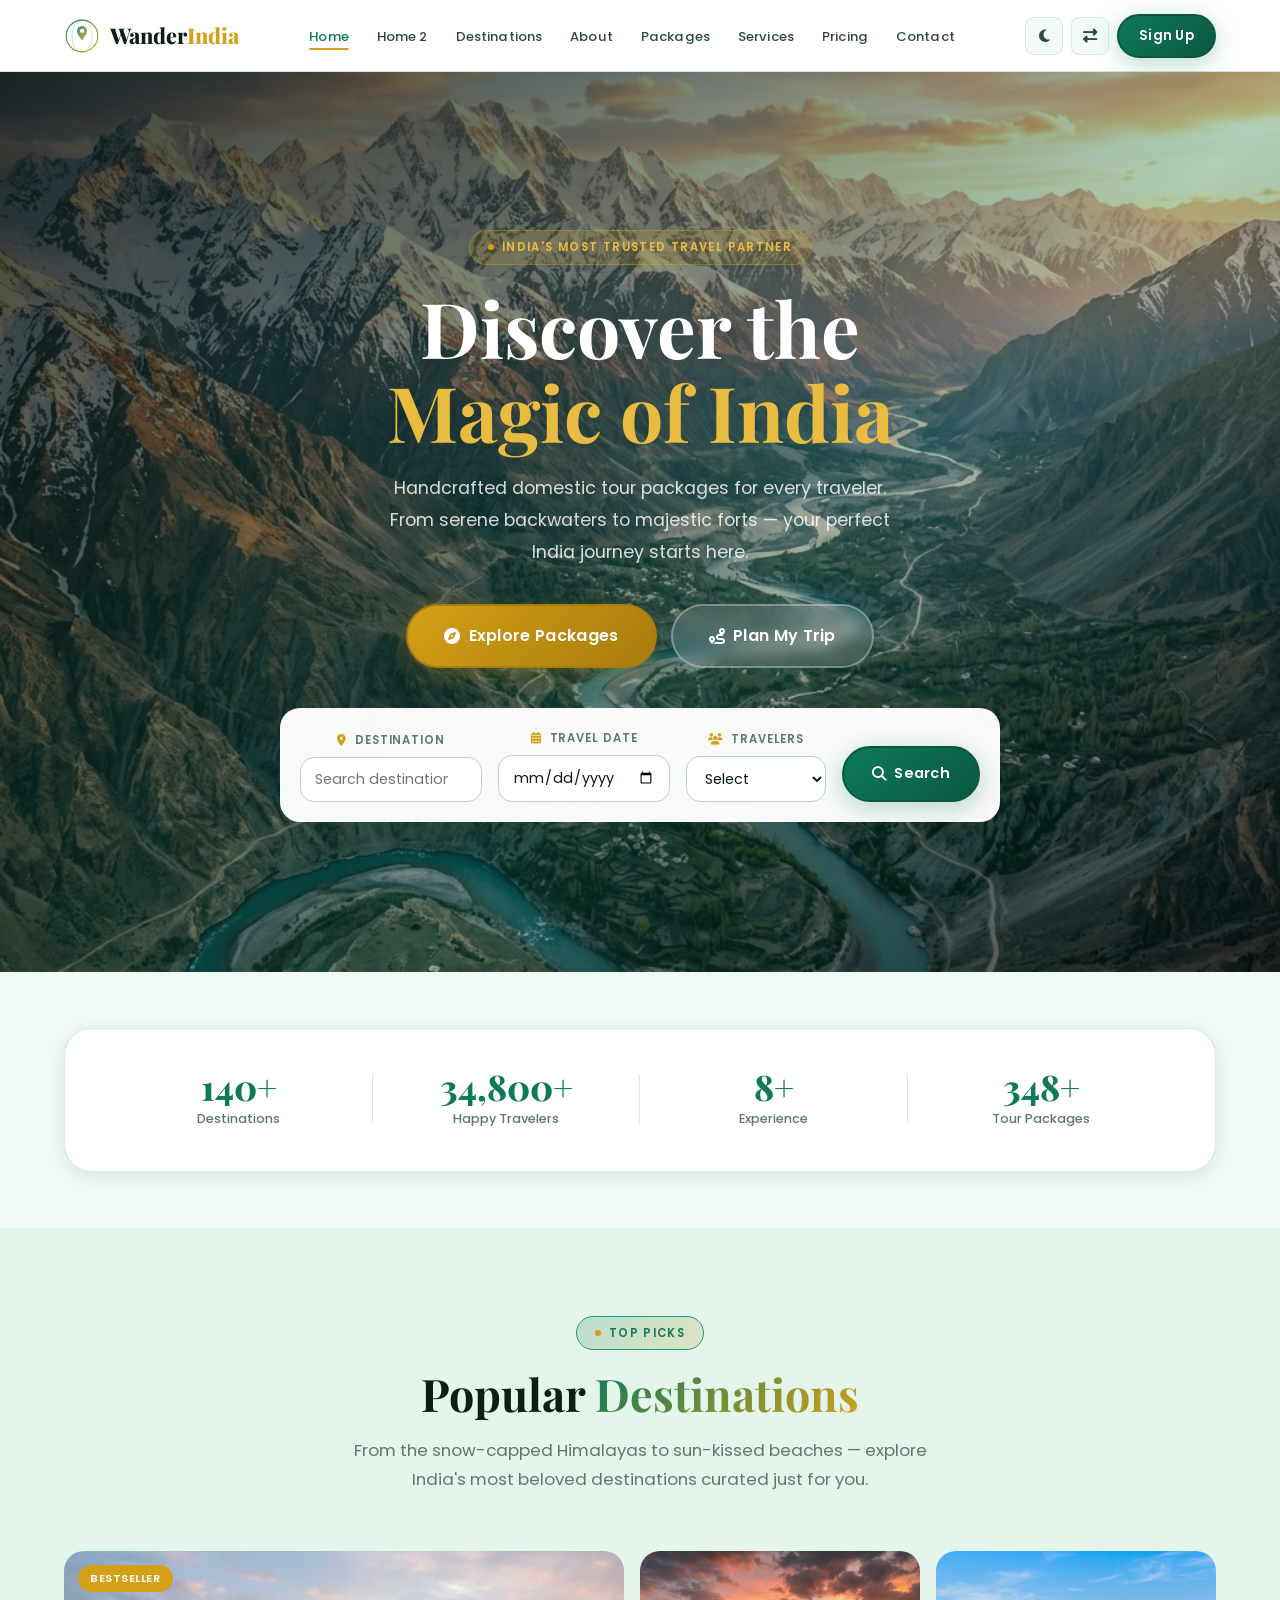
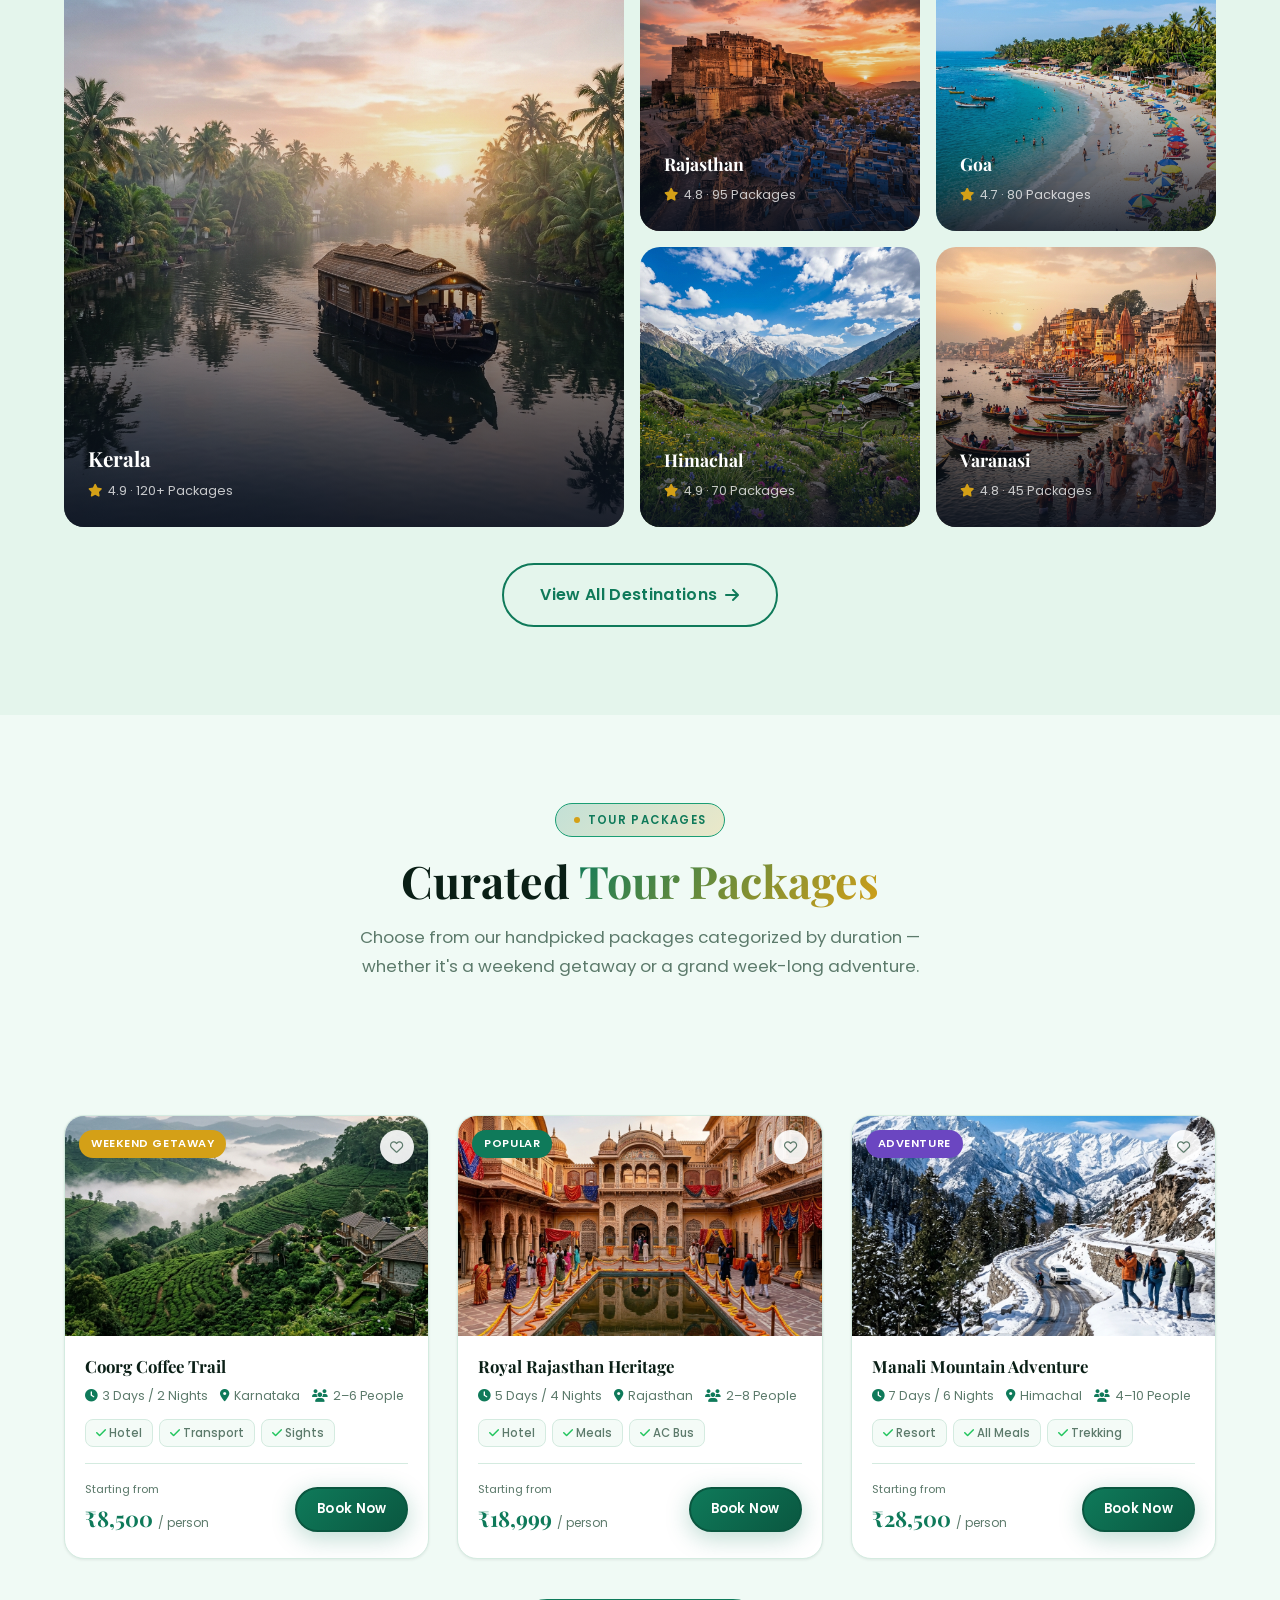
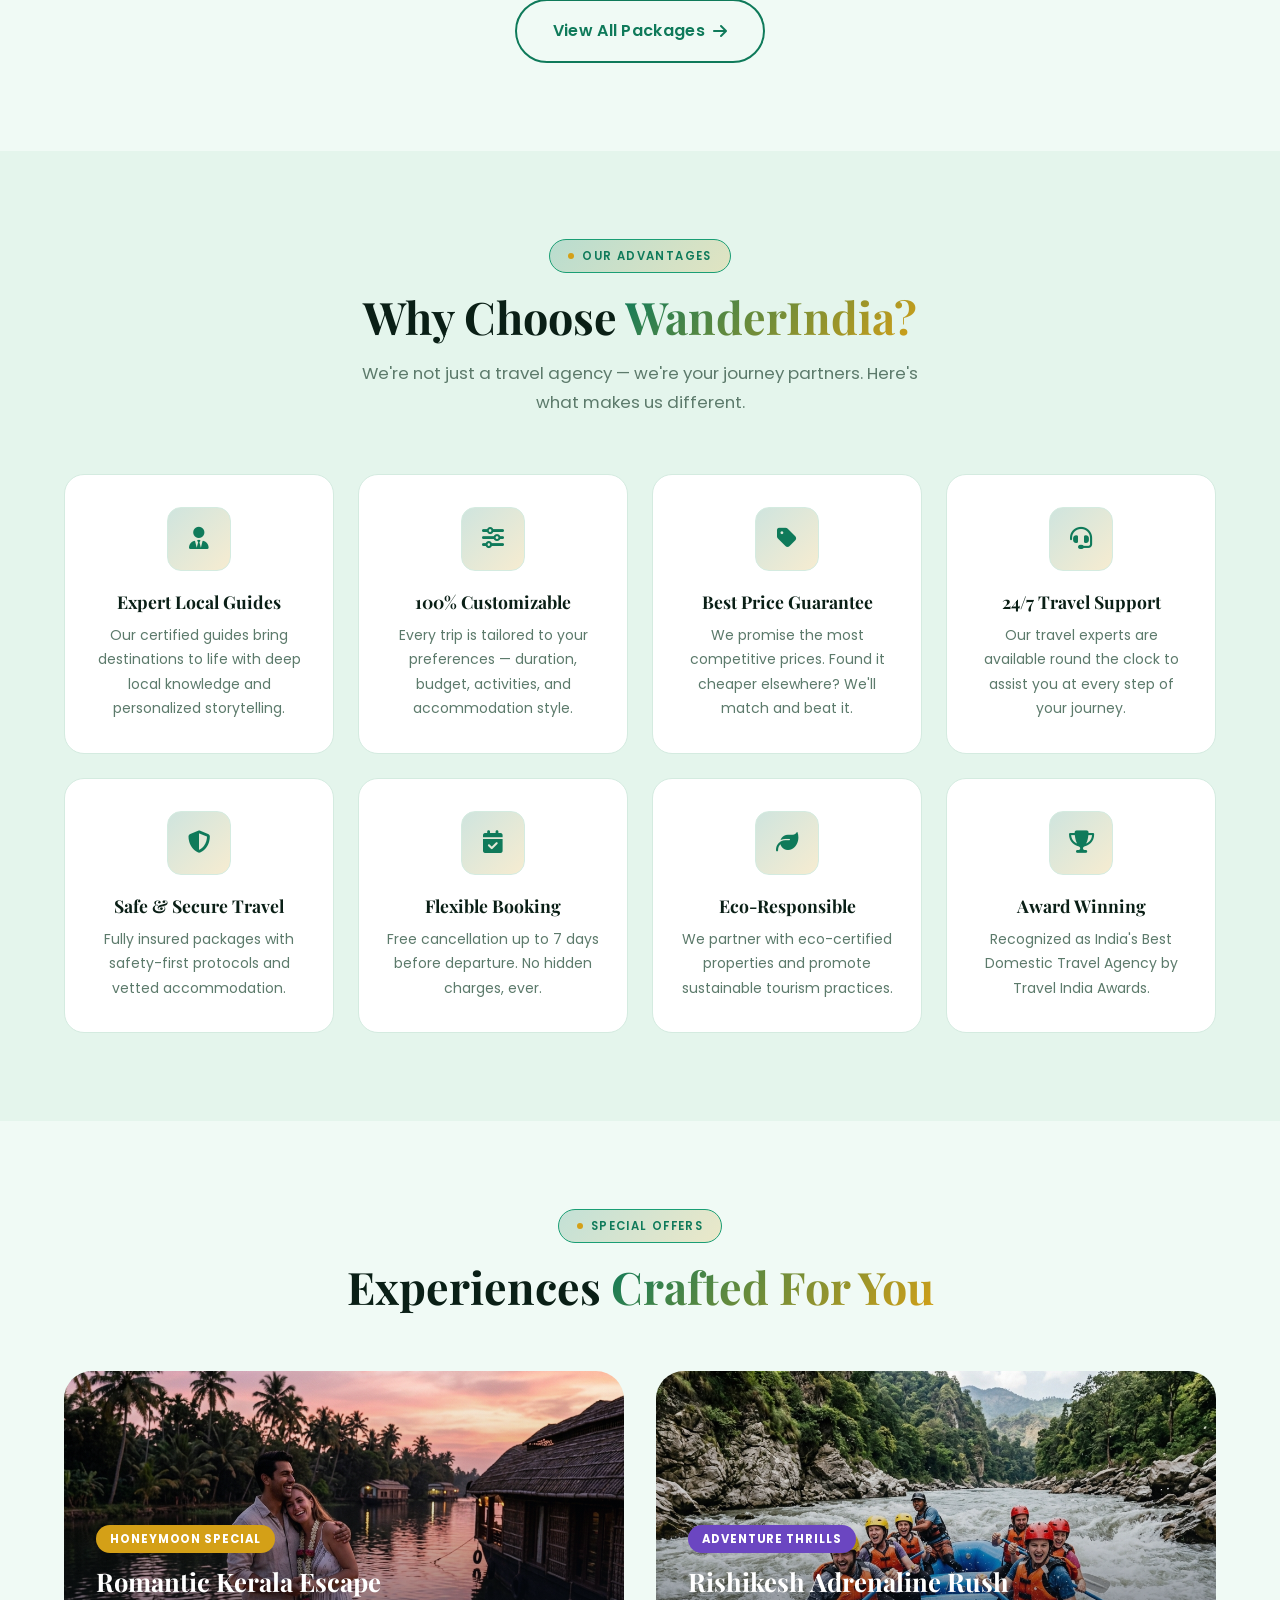
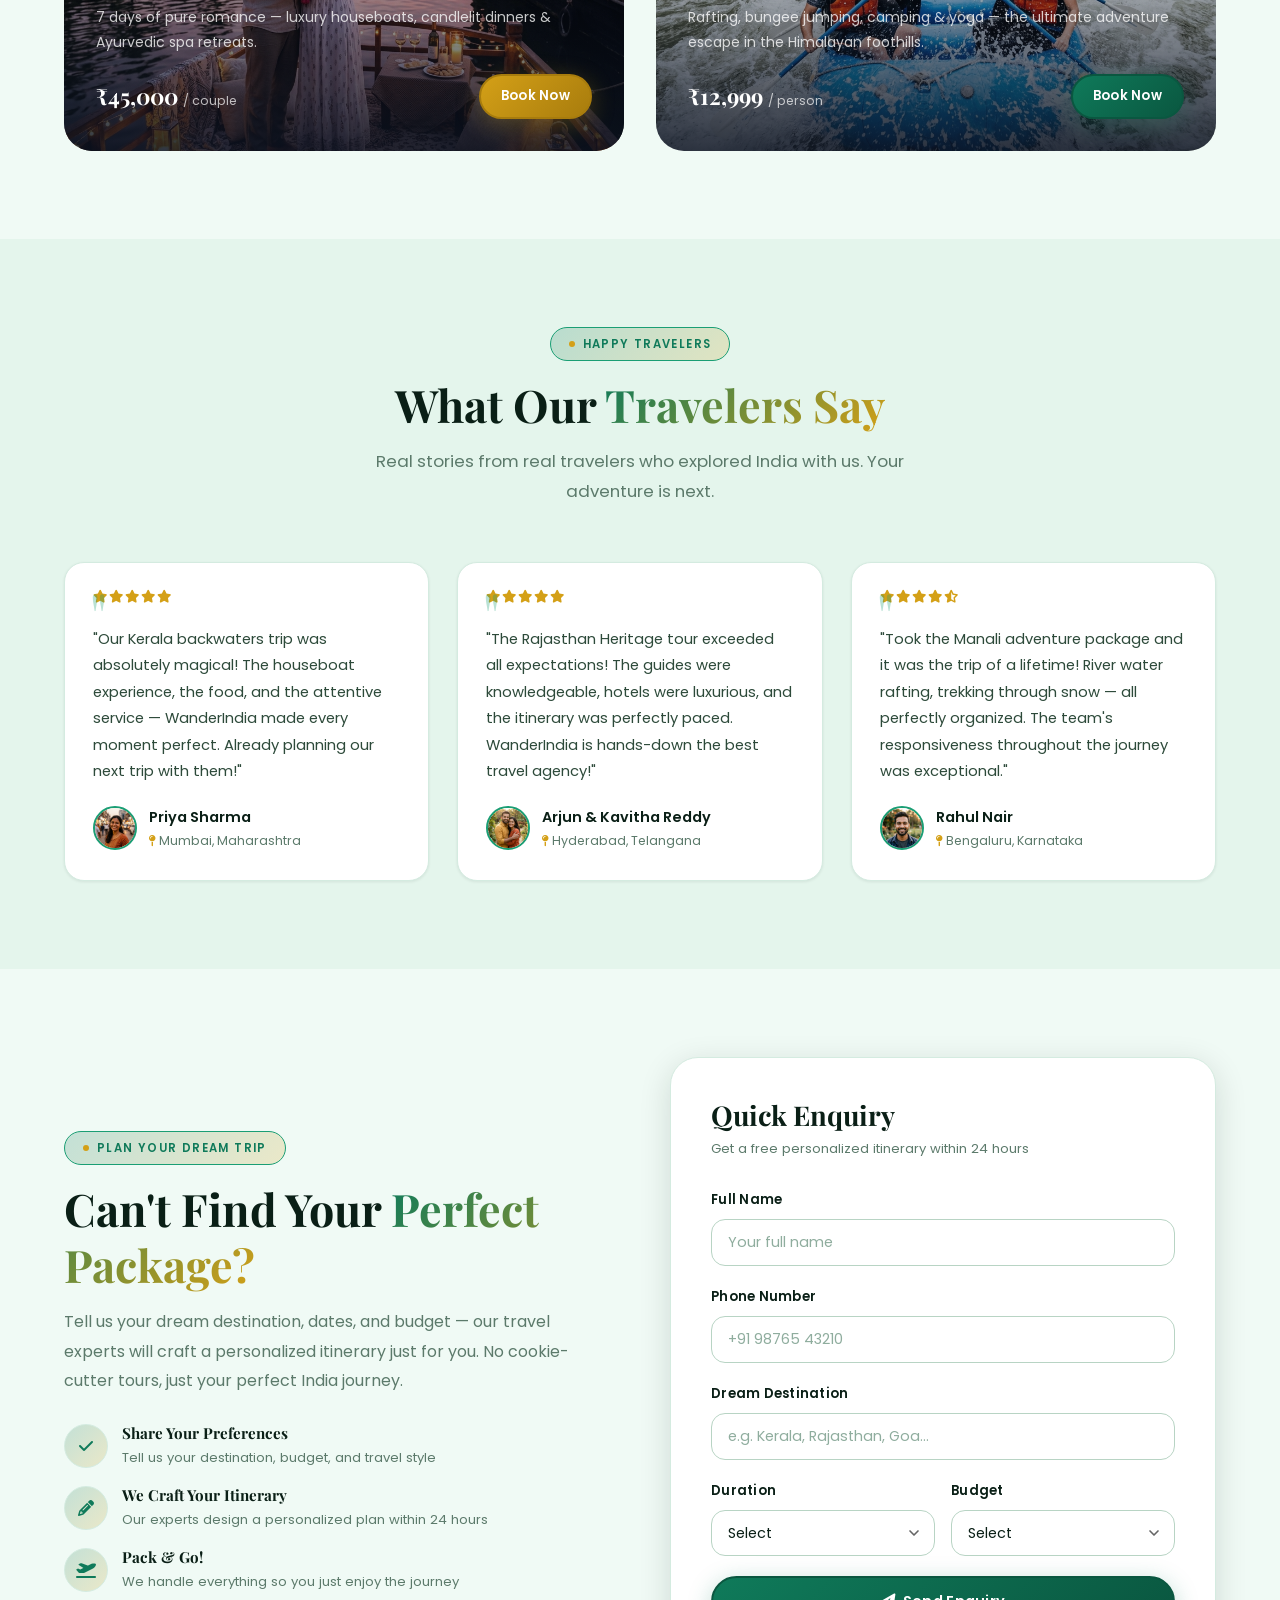
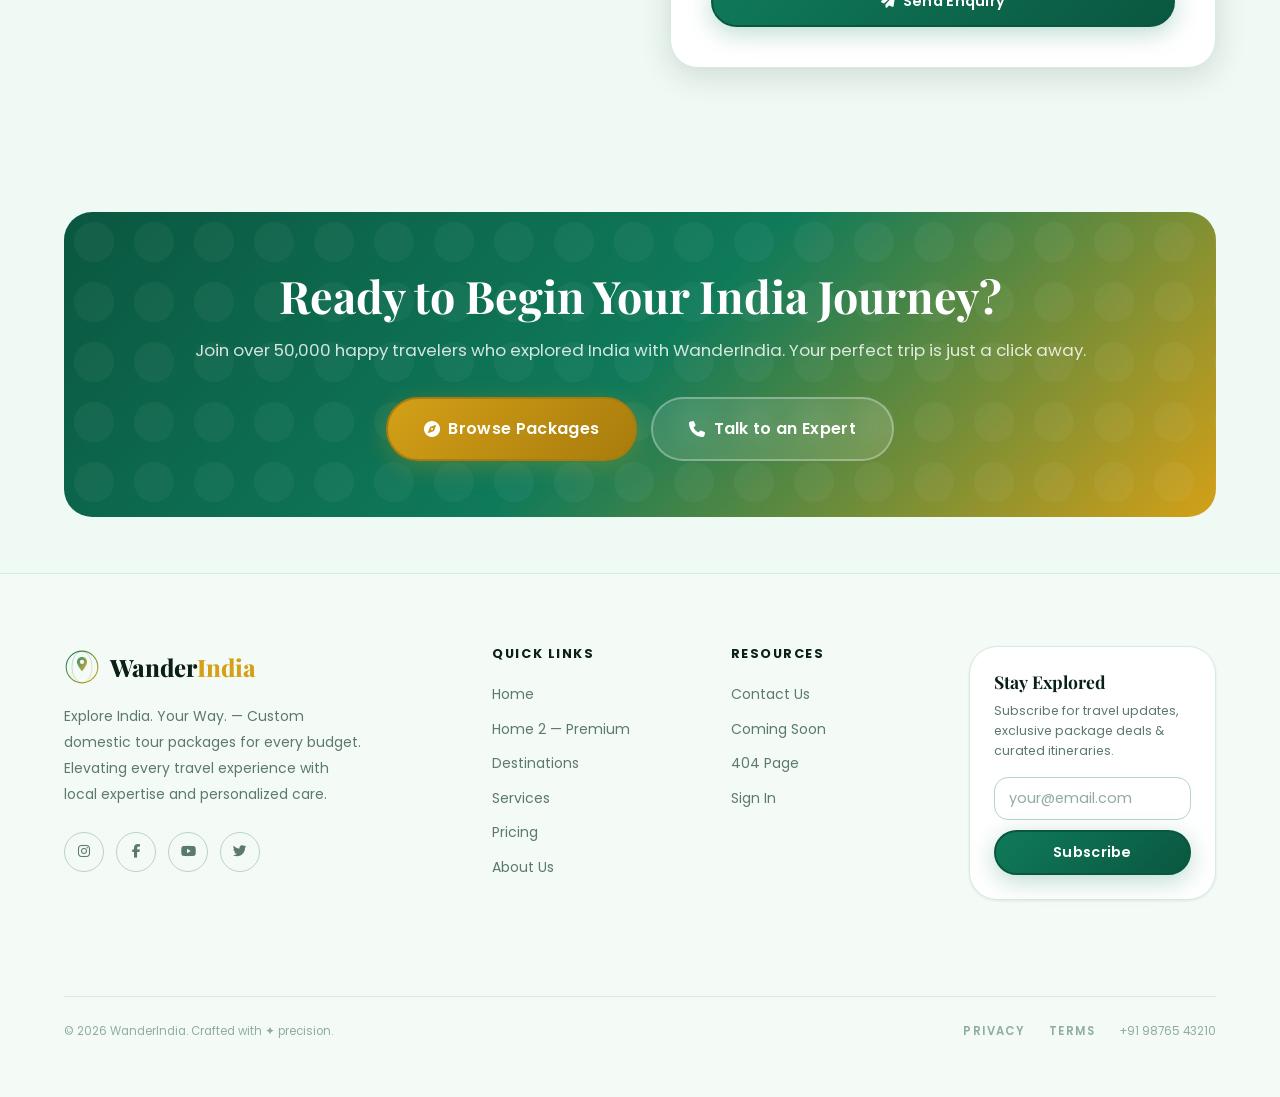
<file: index.html>
<!DOCTYPE html>
<html lang="en" dir="ltr">
<head>
    <meta charset="UTF-8">
    <meta name="viewport" content="width=device-width, initial-scale=1.0">
    <meta name="description" content="WanderIndia — Discover India's most beautiful destinations with our handcrafted domestic tour packages. From budget escapes to luxury journeys across Kerala, Rajasthan, Goa, Himachal & more.">
    <title>WanderIndia — Explore India. Your Way.</title>
    <link rel="icon" href="data:image/svg+xml,%3Csvg xmlns='http://www.w3.org/2000/svg' viewBox='0 0 100 100' fill='none'%3E%3Ccircle cx='50' cy='50' r='44' stroke='%230F7A5A' stroke-width='3' fill='none'/%3E%3Cellipse cx='50' cy='50' rx='28' ry='44' stroke='%230F7A5A' stroke-width='1.5' fill='none' stroke-opacity='0.5'/%3E%3Cpath d='M50 22 C42 22 36 28 36 36 C36 46 50 62 50 62 C50 62 64 46 64 36 C64 28 58 22 50 22Z' fill='%23D4A017'/%3E%3Ccircle cx='50' cy='36' r='6' fill='white'/%3E%3C/svg%3E">
    <link rel="stylesheet" href="https://cdnjs.cloudflare.com/ajax/libs/font-awesome/6.5.1/css/all.min.css">
    <link rel="stylesheet" href="style.css">
</head>
<body>

<!-- Navbar injected by components.js -->
<div id="navbar-placeholder"></div>

<main class="page-content">

    <!-- ============================
         HERO SECTION
    ============================= -->
    <section class="hero" id="hero" aria-label="Hero">
        <img src="assets/hero_home.png" alt="Breathtaking Himalayan landscape - WanderIndia" class="hero-bg" fetchpriority="high">
        <div class="hero-overlay"></div>
        <div class="container">
            <div class="hero-content animate-on-scroll">
                <div class="hero-label">
                    <span class="pulse"></span>
                    India's Most Trusted Travel Partner
                </div>
                <h1 class="hero-title">
                    Discover the<br><span>Magic of India</span>
                </h1>
                <p class="hero-desc">
                    Handcrafted domestic tour packages for every traveler. From serene backwaters to majestic forts — your perfect India journey starts here.
                </p>
                <div class="hero-actions">
                    <a href="packages.html" class="btn btn-accent btn-lg btn-shine" id="hero-explore-btn">
                        <i class="fas fa-compass"></i> Explore Packages
                    </a>
                    <a href="contact.html" class="btn btn-ghost btn-lg" id="hero-plan-btn">
                        <i class="fas fa-route"></i> Plan My Trip
                    </a>
                </div>

                <!-- Search Box -->
                <div class="hero-search animate-on-scroll delay-2" id="hero-search-box">
                    <div class="search-field">
                        <label for="search-dest"><i class="fas fa-map-marker-alt" style="color:var(--secondary);margin-right:4px;"></i> Destination</label>
                        <input type="text" id="search-dest" placeholder="Search destination..." list="destinations-list">
                        <datalist id="destinations-list">
                            <option value="Kerala">
                            <option value="Rajasthan">
                            <option value="Goa">
                            <option value="Manali">
                            <option value="Varanasi">
                            <option value="Himachal Pradesh">
                        </datalist>
                    </div>
                    <div class="search-field">
                        <label for="search-date"><i class="fas fa-calendar-alt" style="color:var(--secondary);margin-right:4px;"></i> Travel Date</label>
                        <input type="date" id="search-date">
                    </div>
                    <div class="search-field">
                        <label for="search-travelers"><i class="fas fa-users" style="color:var(--secondary);margin-right:4px;"></i> Travelers</label>
                        <select id="search-travelers">
                            <option value="">Select</option>
                            <option value="1">1 Person</option>
                            <option value="2">2 People</option>
                            <option value="3-5">3–5 People</option>
                            <option value="6+">6+ People</option>
                        </select>
                    </div>
                    <a href="packages.html" class="btn btn-primary btn-shine" id="hero-search-btn" style="height:fit-content;align-self:end;">
                        <i class="fas fa-search"></i> Search
                    </a>
                </div>
            </div>
        </div>


    </section>

    <!-- ============================
         STATS BAR
    ============================= -->
    <section class="section-sm" id="stats-section" aria-label="Statistics">
        <div class="container">
            <div class="stats-bar animate-on-scroll">
                <div class="stat-item">
                    <div class="stat-number" data-count="200" data-suffix="+">0+</div>
                    <div class="stat-label">Destinations </div>
                </div>
                <div class="stat-item">
                    <div class="stat-number" data-count="50000" data-suffix="+">0+</div>
                    <div class="stat-label">Happy Travelers</div>
                </div>
                <div class="stat-item">
                    <div class="stat-number" data-count="12" data-suffix="+">0+</div>
                    <div class="stat-label">Experience</div>
                </div>
                <div class="stat-item">
                    <div class="stat-number" data-count="500" data-suffix="+">0+</div>
                    <div class="stat-label">Tour Packages</div>
                </div>
            </div>
        </div>
    </section>

    <!-- ============================
         POPULAR DESTINATIONS
    ============================= -->
    <section class="section bg-alt" id="destinations-section" aria-label="Popular destinations">
        <div class="container">
            <div class="section-header animate-on-scroll">
                <div class="section-label"><span class="dot"></span> Top Picks</div>
                <h2 class="section-title">Popular <span class="gradient-text">Destinations</span></h2>
                <p class="section-desc">From the snow-capped Himalayas to sun-kissed beaches — explore India's most beloved destinations curated just for you.</p>
            </div>

            <div class="animate-on-scroll delay-1" id="destinations-grid">
                <!-- Kerala - Large -->
                <div class="dest-card delay-1 animate-on-scroll" id="dest-kerala">
                    <img src="assets/dest_kerala.png" alt="Kerala Backwaters - Houseboats on serene green water">
                    <div class="dest-card-overlay">
                        <div class="dest-card-badge">Bestseller</div>
                        <div>
                            <div class="dest-card-name">Kerala</div>
                            <div class="dest-card-meta">
                                <i class="fas fa-star" style="color:var(--secondary);"></i> 4.9 · 120+ Packages
                            </div>
                        </div>
                    </div>
                </div>

                <!-- Right column: 4 stacked -->
                <div class="dest-card delay-2 animate-on-scroll" id="dest-rajasthan">
                    <img src="assets/dest_rajasthan.png" alt="Mehrangarh Fort Rajasthan at sunset">
                    <div class="dest-card-overlay">
                        <div class="dest-card-name" style="font-size:1.1rem;">Rajasthan</div>
                        <div class="dest-card-meta"><i class="fas fa-star" style="color:var(--secondary);"></i> 4.8 · 95 Packages</div>
                    </div>
                </div>

                <div class="dest-card delay-3 animate-on-scroll" id="dest-goa">
                    <img src="assets/dest_goa.png" alt="Goa beach with turquoise water">
                    <div class="dest-card-overlay">
                        <div class="dest-card-name" style="font-size:1.1rem;">Goa</div>
                        <div class="dest-card-meta"><i class="fas fa-star" style="color:var(--secondary);"></i> 4.7 · 80 Packages</div>
                    </div>
                </div>

                <div class="dest-card delay-4 animate-on-scroll" id="dest-himachal">
                    <img src="assets/dest_himachal.png" alt="Himachal Pradesh alpine meadows with snow peaks">
                    <div class="dest-card-overlay">
                        <div class="dest-card-name" style="font-size:1.1rem;">Himachal</div>
                        <div class="dest-card-meta"><i class="fas fa-star" style="color:var(--secondary);"></i> 4.9 · 70 Packages</div>
                    </div>
                </div>

                <div class="dest-card delay-5 animate-on-scroll" id="dest-varanasi">
                    <img src="assets/dest_varanasi.png" alt="Varanasi ghats on the Ganges at dawn">
                    <div class="dest-card-overlay">
                        <div class="dest-card-name" style="font-size:1.1rem;">Varanasi</div>
                        <div class="dest-card-meta"><i class="fas fa-star" style="color:var(--secondary);"></i> 4.8 · 45 Packages</div>
                    </div>
                </div>
            </div>

            <div style="text-align:center;margin-top:36px;" class="animate-on-scroll">
                <a href="packages.html" class="btn btn-secondary btn-lg" id="view-all-dest-btn">
                    View All Destinations <i class="fas fa-arrow-right"></i>
                </a>
            </div>
        </div>
    </section>

    <!-- ============================
         FEATURED PACKAGES BY DURATION
    ============================= -->
    <section class="section" id="featured-packages" aria-label="Featured tour packages">
        <div class="container">
            <div class="section-header animate-on-scroll">
                <div class="section-label"><span class="dot"></span> Tour Packages</div>
                <h2 class="section-title">Curated <span class="gradient-text">Tour Packages</span></h2>
                <p class="section-desc">Choose from our handpicked packages categorized by duration — whether it's a weekend getaway or a grand week-long adventure.</p>
            </div>

            <!-- Duration Tabs -->
            <div class="filter-tabs animate-on-scroll" id="pkg-filter-tabs" style="margin-bottom:40px;">
                <button class="filter-tab active" data-filter="all" data-target="#pkg-grid" id="tab-all">All Packages</button>
                <button class="filter-tab" data-filter="weekend" data-target="#pkg-grid" id="tab-weekend">Weekend (2–3 Days)</button>
                <button class="filter-tab" data-filter="short" data-target="#pkg-grid" id="tab-short">Short (4–5 Days)</button>
                <button class="filter-tab" data-filter="week" data-target="#pkg-grid" id="tab-week">Week+ (7+ Days)</button>
            </div>

            <div class="grid-3" id="pkg-grid">
                <!-- Package 1 -->
                <div class="pkg-card-wrapper" data-category="weekend" data-duration="weekend" data-budget="budget">
                    <div class="pkg-card animate-on-scroll delay-1" id="pkg-coorg">
                        <div class="pkg-card-img">
                            <img src="assets/pkg_weekend.png" alt="Coorg weekend getaway - lush coffee plantations">
                            <div class="pkg-card-badge">Weekend Getaway</div>
                            <div class="pkg-card-fav" title="Save to wishlist"><i class="far fa-heart"></i></div>
                        </div>
                        <div class="pkg-card-body">
                            <h3 class="pkg-card-title">Coorg Coffee Trail</h3>
                            <div class="pkg-card-meta">
                                <span><i class="fas fa-clock"></i> 3 Days / 2 Nights</span>
                                <span><i class="fas fa-map-marker-alt"></i> Karnataka</span>
                                <span><i class="fas fa-users"></i> 2–6 People</span>
                            </div>
                            <div class="pkg-card-includes">
                                <span class="pkg-include-tag"><i class="fas fa-check" style="color:var(--success);margin-right:3px;"></i>Hotel</span>
                                <span class="pkg-include-tag"><i class="fas fa-check" style="color:var(--success);margin-right:3px;"></i>Transport</span>
                                <span class="pkg-include-tag"><i class="fas fa-check" style="color:var(--success);margin-right:3px;"></i>Sights</span>
                            </div>
                            <div class="pkg-card-footer">
                                <div class="pkg-price">
                                    <span class="pkg-price-label">Starting from</span>
                                    <span class="pkg-price-value">₹8,500 <span>/ person</span></span>
                                </div>
                                <a href="packages.html" class="btn btn-primary btn-sm btn-shine" id="pkg-coorg-btn">Book Now</a>
                            </div>
                        </div>
                    </div>
                </div>

                <!-- Package 2 -->
                <div class="pkg-card-wrapper" data-category="short" data-duration="short" data-budget="mid">
                    <div class="pkg-card animate-on-scroll delay-2" id="pkg-rajasthan">
                        <div class="pkg-card-img">
                            <img src="assets/pkg_week.png" alt="Rajasthan palace cultural tour">
                            <div class="pkg-card-badge" style="background:var(--primary);">Popular</div>
                            <div class="pkg-card-fav" title="Save to wishlist"><i class="far fa-heart"></i></div>
                        </div>
                        <div class="pkg-card-body">
                            <h3 class="pkg-card-title">Royal Rajasthan Heritage</h3>
                            <div class="pkg-card-meta">
                                <span><i class="fas fa-clock"></i> 5 Days / 4 Nights</span>
                                <span><i class="fas fa-map-marker-alt"></i> Rajasthan</span>
                                <span><i class="fas fa-users"></i> 2–8 People</span>
                            </div>
                            <div class="pkg-card-includes">
                                <span class="pkg-include-tag"><i class="fas fa-check" style="color:var(--success);margin-right:3px;"></i>Hotel</span>
                                <span class="pkg-include-tag"><i class="fas fa-check" style="color:var(--success);margin-right:3px;"></i>Meals</span>
                                <span class="pkg-include-tag"><i class="fas fa-check" style="color:var(--success);margin-right:3px;"></i>AC Bus</span>
                            </div>
                            <div class="pkg-card-footer">
                                <div class="pkg-price">
                                    <span class="pkg-price-label">Starting from</span>
                                    <span class="pkg-price-value">₹18,999 <span>/ person</span></span>
                                </div>
                                <a href="packages.html" class="btn btn-primary btn-sm btn-shine" id="pkg-rajasthan-btn">Book Now</a>
                            </div>
                        </div>
                    </div>
                </div>

                <!-- Package 3 -->
                <div class="pkg-card-wrapper" data-category="week" data-duration="week" data-budget="luxury">
                    <div class="pkg-card animate-on-scroll delay-3" id="pkg-manali">
                        <div class="pkg-card-img">
                            <img src="assets/dest_manali.png" alt="Manali Rohtang Pass mountain adventure">
                            <div class="pkg-card-badge" style="background:#6B46C1;">Adventure</div>
                            <div class="pkg-card-fav" title="Save to wishlist"><i class="far fa-heart"></i></div>
                        </div>
                        <div class="pkg-card-body">
                            <h3 class="pkg-card-title">Manali Mountain Adventure</h3>
                            <div class="pkg-card-meta">
                                <span><i class="fas fa-clock"></i> 7 Days / 6 Nights</span>
                                <span><i class="fas fa-map-marker-alt"></i> Himachal</span>
                                <span><i class="fas fa-users"></i> 4–10 People</span>
                            </div>
                            <div class="pkg-card-includes">
                                <span class="pkg-include-tag"><i class="fas fa-check" style="color:var(--success);margin-right:3px;"></i>Resort</span>
                                <span class="pkg-include-tag"><i class="fas fa-check" style="color:var(--success);margin-right:3px;"></i>All Meals</span>
                                <span class="pkg-include-tag"><i class="fas fa-check" style="color:var(--success);margin-right:3px;"></i>Trekking</span>
                            </div>
                            <div class="pkg-card-footer">
                                <div class="pkg-price">
                                    <span class="pkg-price-label">Starting from</span>
                                    <span class="pkg-price-value">₹28,500 <span>/ person</span></span>
                                </div>
                                <a href="packages.html" class="btn btn-primary btn-sm btn-shine" id="pkg-manali-btn">Book Now</a>
                            </div>
                        </div>
                    </div>
                </div>
            </div>

            <div style="text-align:center;margin-top:40px;" class="animate-on-scroll">
                <a href="packages.html" class="btn btn-secondary btn-lg" id="view-all-pkg-btn">
                    View All Packages <i class="fas fa-arrow-right"></i>
                </a>
            </div>
        </div>
    </section>

    <!-- ============================
         WHY CHOOSE US
    ============================= -->
    <section class="section bg-alt" id="why-us-section" aria-label="Why choose WanderIndia">
        <div class="container">
            <div class="section-header animate-on-scroll">
                <div class="section-label"><span class="dot"></span> Our Advantages</div>
                <h2 class="section-title">Why Choose <span class="gradient-text">WanderIndia?</span></h2>
                <p class="section-desc">We're not just a travel agency — we're your journey partners. Here's what makes us different.</p>
            </div>

            <div class="grid-4" id="features-grid">
                <div class="feature-card animate-on-scroll delay-1" id="feat-expert">
                    <div class="feature-icon"><i class="fas fa-user-tie"></i></div>
                    <h4 class="feature-title">Expert Local Guides</h4>
                    <p class="feature-desc">Our certified guides bring destinations to life with deep local knowledge and personalized storytelling.</p>
                </div>
                <div class="feature-card animate-on-scroll delay-2" id="feat-custom">
                    <div class="feature-icon"><i class="fas fa-sliders-h"></i></div>
                    <h4 class="feature-title">100% Customizable</h4>
                    <p class="feature-desc">Every trip is tailored to your preferences — duration, budget, activities, and accommodation style.</p>
                </div>
                <div class="feature-card animate-on-scroll delay-3" id="feat-price">
                    <div class="feature-icon"><i class="fas fa-tag"></i></div>
                    <h4 class="feature-title">Best Price Guarantee</h4>
                    <p class="feature-desc">We promise the most competitive prices. Found it cheaper elsewhere? We'll match and beat it.</p>
                </div>
                <div class="feature-card animate-on-scroll delay-4" id="feat-support">
                    <div class="feature-icon"><i class="fas fa-headset"></i></div>
                    <h4 class="feature-title">24/7 Travel Support</h4>
                    <p class="feature-desc">Our travel experts are available round the clock to assist you at every step of your journey.</p>
                </div>
                <div class="feature-card animate-on-scroll delay-1" id="feat-safety">
                    <div class="feature-icon"><i class="fas fa-shield-alt"></i></div>
                    <h4 class="feature-title">Safe & Secure Travel</h4>
                    <p class="feature-desc">Fully insured packages with safety-first protocols and vetted accommodation.</p>
                </div>
                <div class="feature-card animate-on-scroll delay-2" id="feat-flexible">
                    <div class="feature-icon"><i class="fas fa-calendar-check"></i></div>
                    <h4 class="feature-title">Flexible Booking</h4>
                    <p class="feature-desc">Free cancellation up to 7 days before departure. No hidden charges, ever.</p>
                </div>
                <div class="feature-card animate-on-scroll delay-3" id="feat-eco">
                    <div class="feature-icon"><i class="fas fa-leaf"></i></div>
                    <h4 class="feature-title">Eco-Responsible</h4>
                    <p class="feature-desc">We partner with eco-certified properties and promote sustainable tourism practices.</p>
                </div>
                <div class="feature-card animate-on-scroll delay-4" id="feat-award">
                    <div class="feature-icon"><i class="fas fa-trophy"></i></div>
                    <h4 class="feature-title">Award Winning</h4>
                    <p class="feature-desc">Recognized as India's Best Domestic Travel Agency by Travel India Awards.</p>
                </div>
            </div>
        </div>
    </section>

    <!-- ============================
         SPECIAL PACKAGES (HONEYMOON + ADVENTURE)
    ============================= -->
    <section class="section" id="special-packages" aria-label="Special packages">
        <div class="container">
            <div class="section-header animate-on-scroll">
                <div class="section-label"><span class="dot"></span> Special Offers</div>
                <h2 class="section-title">Experiences <span class="gradient-text">Crafted For You</span></h2>
            </div>
            <div class="grid-2" style="gap:32px;" id="special-grid">
                <!-- Honeymoon -->
                <div class="animate-on-scroll delay-1" id="special-honeymoon">
                    <div style="position:relative;border-radius:var(--radius-xl);overflow:hidden;height:380px;">
                        <img src="assets/pkg_honeymoon.png" alt="Romantic Kerala honeymoon on luxury houseboat" style="width:100%;height:100%;object-fit:cover;">
                        <div style="position:absolute;inset:0;background:linear-gradient(to top,rgba(11,18,32,0.85) 0%,rgba(11,18,32,0.15) 60%,transparent 100%);padding:32px;display:flex;flex-direction:column;justify-content:flex-end;">
                            <span style="background:var(--secondary);color:#fff;font-size:0.72rem;font-weight:700;padding:4px 14px;border-radius:var(--radius-full);width:fit-content;margin-bottom:12px;letter-spacing:0.08em;text-transform:uppercase;">Honeymoon Special</span>
                            <h3 style="color:#fff;font-family:'Playfair Display',serif;font-size:1.6rem;margin-bottom:8px;">Romantic Kerala Escape</h3>
                            <p style="color:rgba(255,255,255,0.78);font-size:0.875rem;margin-bottom:20px;">7 days of pure romance — luxury houseboats, candlelit dinners & Ayurvedic spa retreats.</p>
                            <div style="display:flex;align-items:center;justify-content:space-between;">
                                <span style="font-family:'Playfair Display',serif;font-size:1.4rem;color:#fff;font-weight:700;">₹45,000 <small style="font-family:'Poppins',sans-serif;font-size:0.78rem;font-weight:400;opacity:0.7;">/ couple</small></span>
                                <a href="packages.html" class="btn btn-accent btn-sm btn-shine" id="honeymoon-book-btn">Book Now</a>
                            </div>
                        </div>
                    </div>
                </div>

                <!-- Adventure -->
                <div class="animate-on-scroll delay-2" id="special-adventure">
                    <div style="position:relative;border-radius:var(--radius-xl);overflow:hidden;height:380px;">
                        <img src="assets/pkg_adventure.png" alt="River rafting adventure in Rishikesh" style="width:100%;height:100%;object-fit:cover;">
                        <div style="position:absolute;inset:0;background:linear-gradient(to top,rgba(11,18,32,0.85) 0%,rgba(11,18,32,0.15) 60%,transparent 100%);padding:32px;display:flex;flex-direction:column;justify-content:flex-end;">
                            <span style="background:#6B46C1;color:#fff;font-size:0.72rem;font-weight:700;padding:4px 14px;border-radius:var(--radius-full);width:fit-content;margin-bottom:12px;letter-spacing:0.08em;text-transform:uppercase;">Adventure Thrills</span>
                            <h3 style="color:#fff;font-family:'Playfair Display',serif;font-size:1.6rem;margin-bottom:8px;">Rishikesh Adrenaline Rush</h3>
                            <p style="color:rgba(255,255,255,0.78);font-size:0.875rem;margin-bottom:20px;">Rafting, bungee jumping, camping & yoga — the ultimate adventure escape in the Himalayan foothills.</p>
                            <div style="display:flex;align-items:center;justify-content:space-between;">
                                <span style="font-family:'Playfair Display',serif;font-size:1.4rem;color:#fff;font-weight:700;">₹12,999 <small style="font-family:'Poppins',sans-serif;font-size:0.78rem;font-weight:400;opacity:0.7;">/ person</small></span>
                                <a href="packages.html" class="btn btn-primary btn-sm btn-shine" id="adventure-book-btn">Book Now</a>
                            </div>
                        </div>
                    </div>
                </div>
            </div>
        </div>
    </section>

    <!-- ============================
         TESTIMONIALS
    ============================= -->
    <section class="section bg-alt" id="testimonials-section" aria-label="Customer testimonials">
        <div class="container">
            <div class="section-header animate-on-scroll">
                <div class="section-label"><span class="dot"></span> Happy Travelers</div>
                <h2 class="section-title">What Our <span class="gradient-text">Travelers Say</span></h2>
                <p class="section-desc">Real stories from real travelers who explored India with us. Your adventure is next.</p>
            </div>

            <div class="grid-3" id="testimonials-grid">
                <!-- Testimonial 1 -->
                <div class="testimonial-card animate-on-scroll delay-1" id="testi-1">
                    <div class="testimonial-stars">
                        <i class="fas fa-star"></i><i class="fas fa-star"></i><i class="fas fa-star"></i><i class="fas fa-star"></i><i class="fas fa-star"></i>
                    </div>
                    <p class="testimonial-text">"Our Kerala backwaters trip was absolutely magical! The houseboat experience, the food, and the attentive service — WanderIndia made every moment perfect. Already planning our next trip with them!"</p>
                    <div class="testimonial-author">
                        <img src="assets/avatar_priya.png" alt="Priya Sharma profile picture" class="testimonial-avatar">
                        <div>
                            <div class="testimonial-name">Priya Sharma</div>
                            <div class="testimonial-location"><i class="fas fa-map-pin" style="color:var(--secondary);font-size:0.7rem;"></i> Mumbai, Maharashtra</div>
                        </div>
                    </div>
                </div>

                <!-- Testimonial 2 -->
                <div class="testimonial-card animate-on-scroll delay-2" id="testi-2">
                    <div class="testimonial-stars">
                        <i class="fas fa-star"></i><i class="fas fa-star"></i><i class="fas fa-star"></i><i class="fas fa-star"></i><i class="fas fa-star"></i>
                    </div>
                    <p class="testimonial-text">"The Rajasthan Heritage tour exceeded all expectations! The guides were knowledgeable, hotels were luxurious, and the itinerary was perfectly paced. WanderIndia is hands-down the best travel agency!"</p>
                    <div class="testimonial-author">
                        <img src="assets/avatar_arjun_kavitha.png" alt="Arjun & Kavitha Reddy profile picture" class="testimonial-avatar">
                        <div>
                            <div class="testimonial-name">Arjun & Kavitha Reddy</div>
                            <div class="testimonial-location"><i class="fas fa-map-pin" style="color:var(--secondary);font-size:0.7rem;"></i> Hyderabad, Telangana</div>
                        </div>
                    </div>
                </div>

                <!-- Testimonial 3 -->
                <div class="testimonial-card animate-on-scroll delay-3" id="testi-3">
                    <div class="testimonial-stars">
                        <i class="fas fa-star"></i><i class="fas fa-star"></i><i class="fas fa-star"></i><i class="fas fa-star"></i><i class="fas fa-star-half-alt"></i>
                    </div>
                    <p class="testimonial-text">"Took the Manali adventure package and it was the trip of a lifetime! River water rafting, trekking through snow — all perfectly organized. The team's responsiveness throughout the journey was exceptional."</p>
                    <div class="testimonial-author">
                        <img src="assets/avatar_rahul.png" alt="Rahul Nair profile picture" class="testimonial-avatar">
                        <div>
                            <div class="testimonial-name">Rahul Nair</div>
                            <div class="testimonial-location"><i class="fas fa-map-pin" style="color:var(--secondary);font-size:0.7rem;"></i> Bengaluru, Karnataka</div>
                        </div>
                    </div>
                </div>
            </div>
        </div>
    </section>

    <!-- ============================
         TRIP CUSTOMIZATION ENQUIRY
    ============================= -->
    <section class="section" id="enquiry-section" aria-label="Trip customization enquiry">
        <div class="container">
            <div class="grid-2" style="gap:60px;align-items:center;">
                <div class="animate-on-scroll fade-left">
                    <div class="section-label"><span class="dot"></span> Plan Your Dream Trip</div>
                    <h2 class="section-title">Can't Find Your <span class="gradient-text">Perfect Package?</span></h2>
                    <p style="color:var(--text-muted);margin-bottom:28px;line-height:1.85;">Tell us your dream destination, dates, and budget — our travel experts will craft a personalized itinerary just for you. No cookie-cutter tours, just your perfect India journey.</p>
                    
                    <div style="display:flex;flex-direction:column;gap:16px;">
                        <div style="display:flex;align-items:flex-start;gap:14px;">
                            <div style="width:44px;height:44px;border-radius:50%;background:linear-gradient(135deg,var(--primary-glow),var(--secondary-glow));border:1px solid var(--border-light);display:flex;align-items:center;justify-content:center;color:var(--primary);flex-shrink:0;">
                                <i class="fas fa-check"></i>
                            </div>
                            <div>
                                <h4 style="font-size:0.95rem;margin-bottom:4px;">Share Your Preferences</h4>
                                <p style="font-size:0.82rem;color:var(--text-muted);">Tell us your destination, budget, and travel style</p>
                            </div>
                        </div>
                        <div style="display:flex;align-items:flex-start;gap:14px;">
                            <div style="width:44px;height:44px;border-radius:50%;background:linear-gradient(135deg,var(--primary-glow),var(--secondary-glow));border:1px solid var(--border-light);display:flex;align-items:center;justify-content:center;color:var(--primary);flex-shrink:0;">
                                <i class="fas fa-pencil-alt"></i>
                            </div>
                            <div>
                                <h4 style="font-size:0.95rem;margin-bottom:4px;">We Craft Your Itinerary</h4>
                                <p style="font-size:0.82rem;color:var(--text-muted);">Our experts design a personalized plan within 24 hours</p>
                            </div>
                        </div>
                        <div style="display:flex;align-items:flex-start;gap:14px;">
                            <div style="width:44px;height:44px;border-radius:50%;background:linear-gradient(135deg,var(--primary-glow),var(--secondary-glow));border:1px solid var(--border-light);display:flex;align-items:center;justify-content:center;color:var(--primary);flex-shrink:0;">
                                <i class="fas fa-plane-departure"></i>
                            </div>
                            <div>
                                <h4 style="font-size:0.95rem;margin-bottom:4px;">Pack & Go!</h4>
                                <p style="font-size:0.82rem;color:var(--text-muted);">We handle everything so you just enjoy the journey</p>
                            </div>
                        </div>
                    </div>
                </div>

                <!-- Enquiry Form -->
                <div class="animate-on-scroll fade-right">
                    <div style="background:var(--surface);border:1px solid var(--border-light);border-radius:var(--radius-xl);padding:40px;box-shadow:var(--shadow-lg);">
                        <h3 style="font-family:'Playfair Display',serif;margin-bottom:6px;color:var(--text-dark);">Quick Enquiry</h3>
                        <p style="font-size:0.82rem;color:var(--text-muted);margin-bottom:28px;">Get a free personalized itinerary within 24 hours</p>
                        
                        <form id="home-enquiry-form" onsubmit="submitHomeEnquiry(event)">
                            <div class="form-group">
                                <label class="form-label" for="enq-name">Full Name</label>
                                <input type="text" id="enq-name" class="form-input" placeholder="Your full name" required>
                            </div>
                            <div class="form-group">
                                <label class="form-label" for="enq-phone">Phone Number</label>
                                <input type="tel" id="enq-phone" class="form-input" placeholder="+91 98765 43210" required>
                            </div>
                            <div class="form-group">
                                <label class="form-label" for="enq-dest">Dream Destination</label>
                                <input type="text" id="enq-dest" class="form-input" placeholder="e.g. Kerala, Rajasthan, Goa..." required>
                            </div>
                            <div style="display:grid;grid-template-columns:1fr 1fr;gap:16px;">
                                <div class="form-group">
                                    <label class="form-label" for="enq-days">Duration</label>
                                    <select id="enq-days" class="form-input">
                                        <option value="">Select</option>
                                        <option>2–3 Days</option>
                                        <option>4–5 Days</option>
                                        <option>6–7 Days</option>
                                        <option>8+ Days</option>
                                    </select>
                                </div>
                                <div class="form-group">
                                    <label class="form-label" for="enq-budget">Budget</label>
                                    <select id="enq-budget" class="form-input">
                                        <option value="">Select</option>
                                        <option>Under ₹10K</option>
                                        <option>₹10K–₹25K</option>
                                        <option>₹25K–₹50K</option>
                                        <option>₹50K+</option>
                                    </select>
                                </div>
                            </div>
                            <button type="submit" class="btn btn-primary btn-full btn-shine" id="enq-submit-btn">
                                <i class="fas fa-paper-plane"></i> Send Enquiry
                            </button>
                            <p id="enq-success" style="display:none;text-align:center;color:var(--success);font-weight:600;margin-top:14px;font-size:0.9rem;">
                                <i class="fas fa-check-circle"></i> We'll call you within 2 hours!
                            </p>
                        </form>
                    </div>
                </div>
            </div>
        </div>
    </section>

    <!-- ============================
         CTA STRIP
    ============================= -->
    <section class="section-sm" id="cta-section" aria-label="Call to action">
        <div class="container">
            <div class="cta-strip animate-on-scroll">
                <h2>Ready to Begin Your India Journey?</h2>
                <p>Join over 50,000 happy travelers who explored India with WanderIndia. Your perfect trip is just a click away.</p>
                <div class="cta-strip-actions">
                    <a href="packages.html" class="btn btn-accent btn-lg btn-shine" id="cta-packages-btn">
                        <i class="fas fa-compass"></i> Browse Packages
                    </a>
                    <a href="contact.html" class="btn btn-ghost btn-lg" id="cta-contact-btn">
                        <i class="fas fa-phone"></i> Talk to an Expert
                    </a>
                </div>
            </div>
        </div>
    </section>

</main>

<!-- Footer injected by components.js -->
<div id="footer-placeholder"></div>

<script>
function submitHomeEnquiry(e) {
    e.preventDefault();
    document.getElementById('home-enquiry-form').style.display = 'none';
    document.getElementById('enq-success').style.display = 'block';
}
</script>
<script src="components.js"></script>
<script src="script.js"></script>
</body>
</html>
</file>
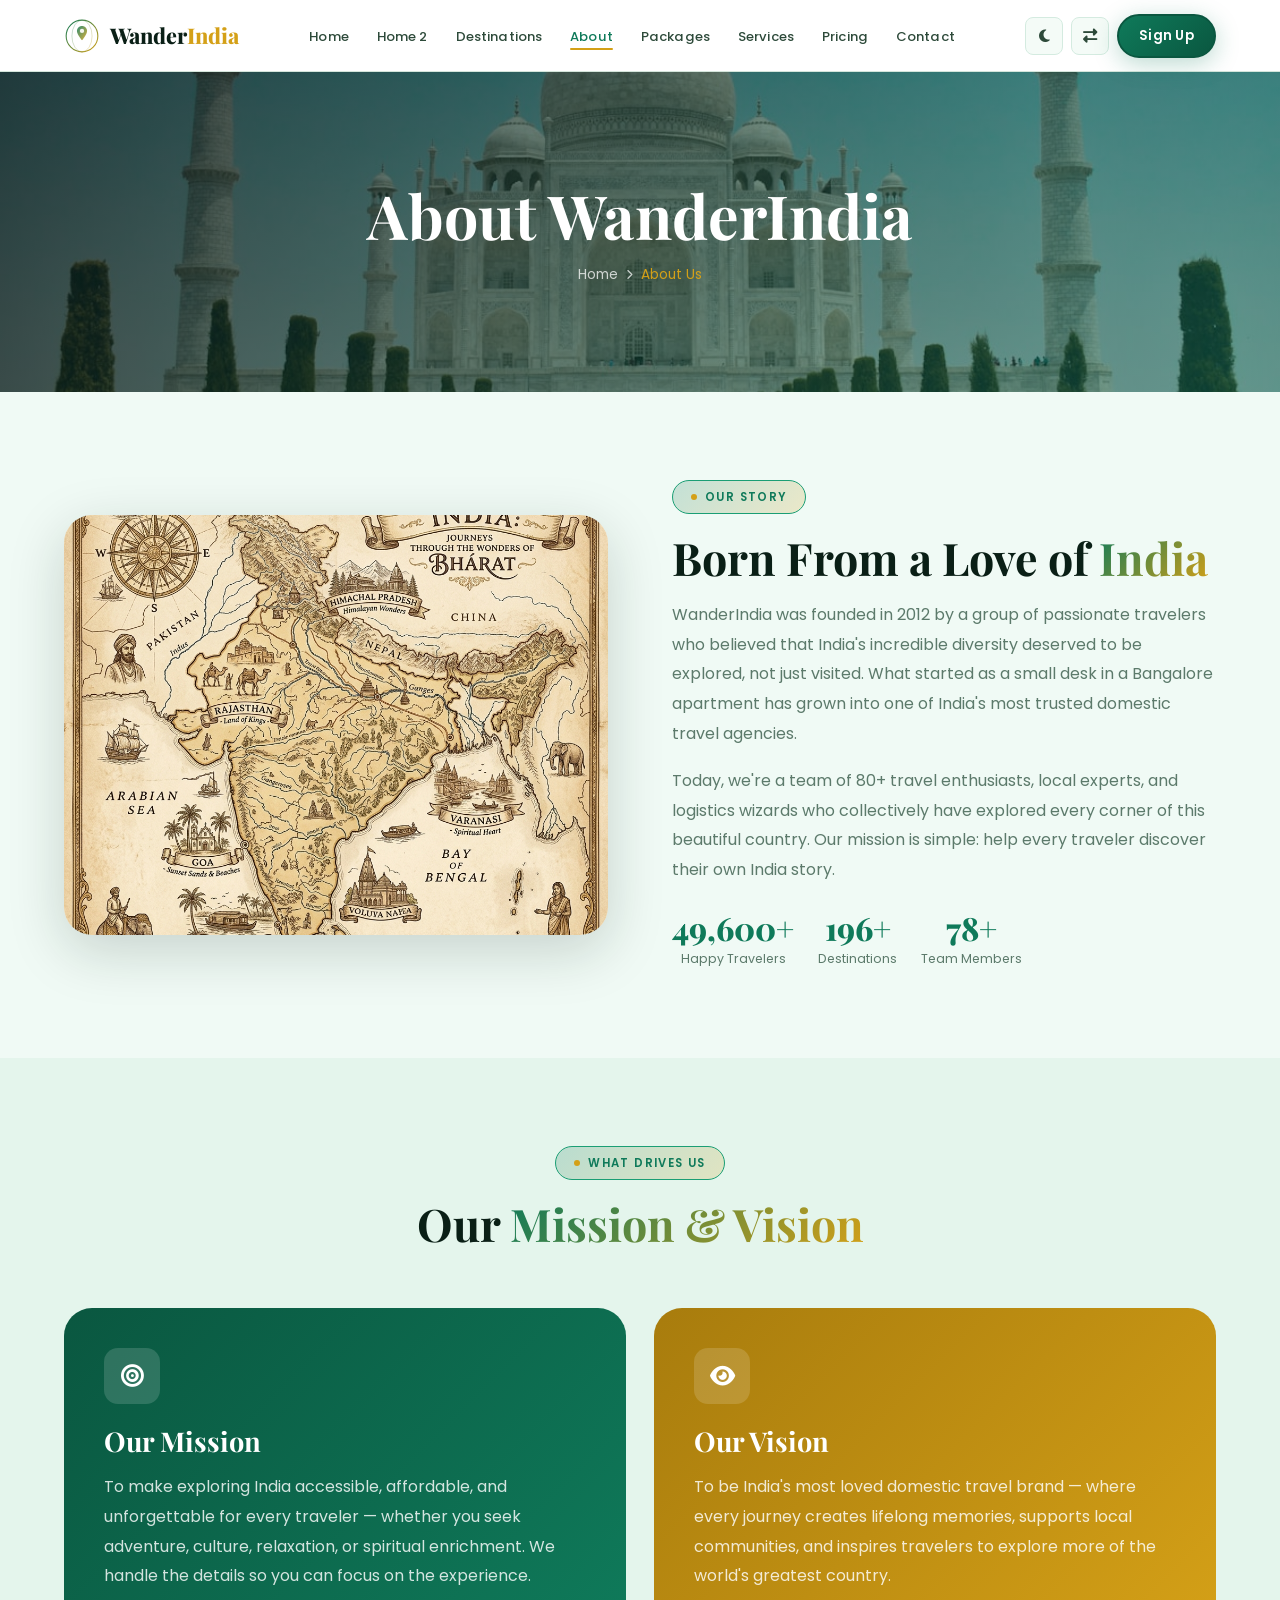
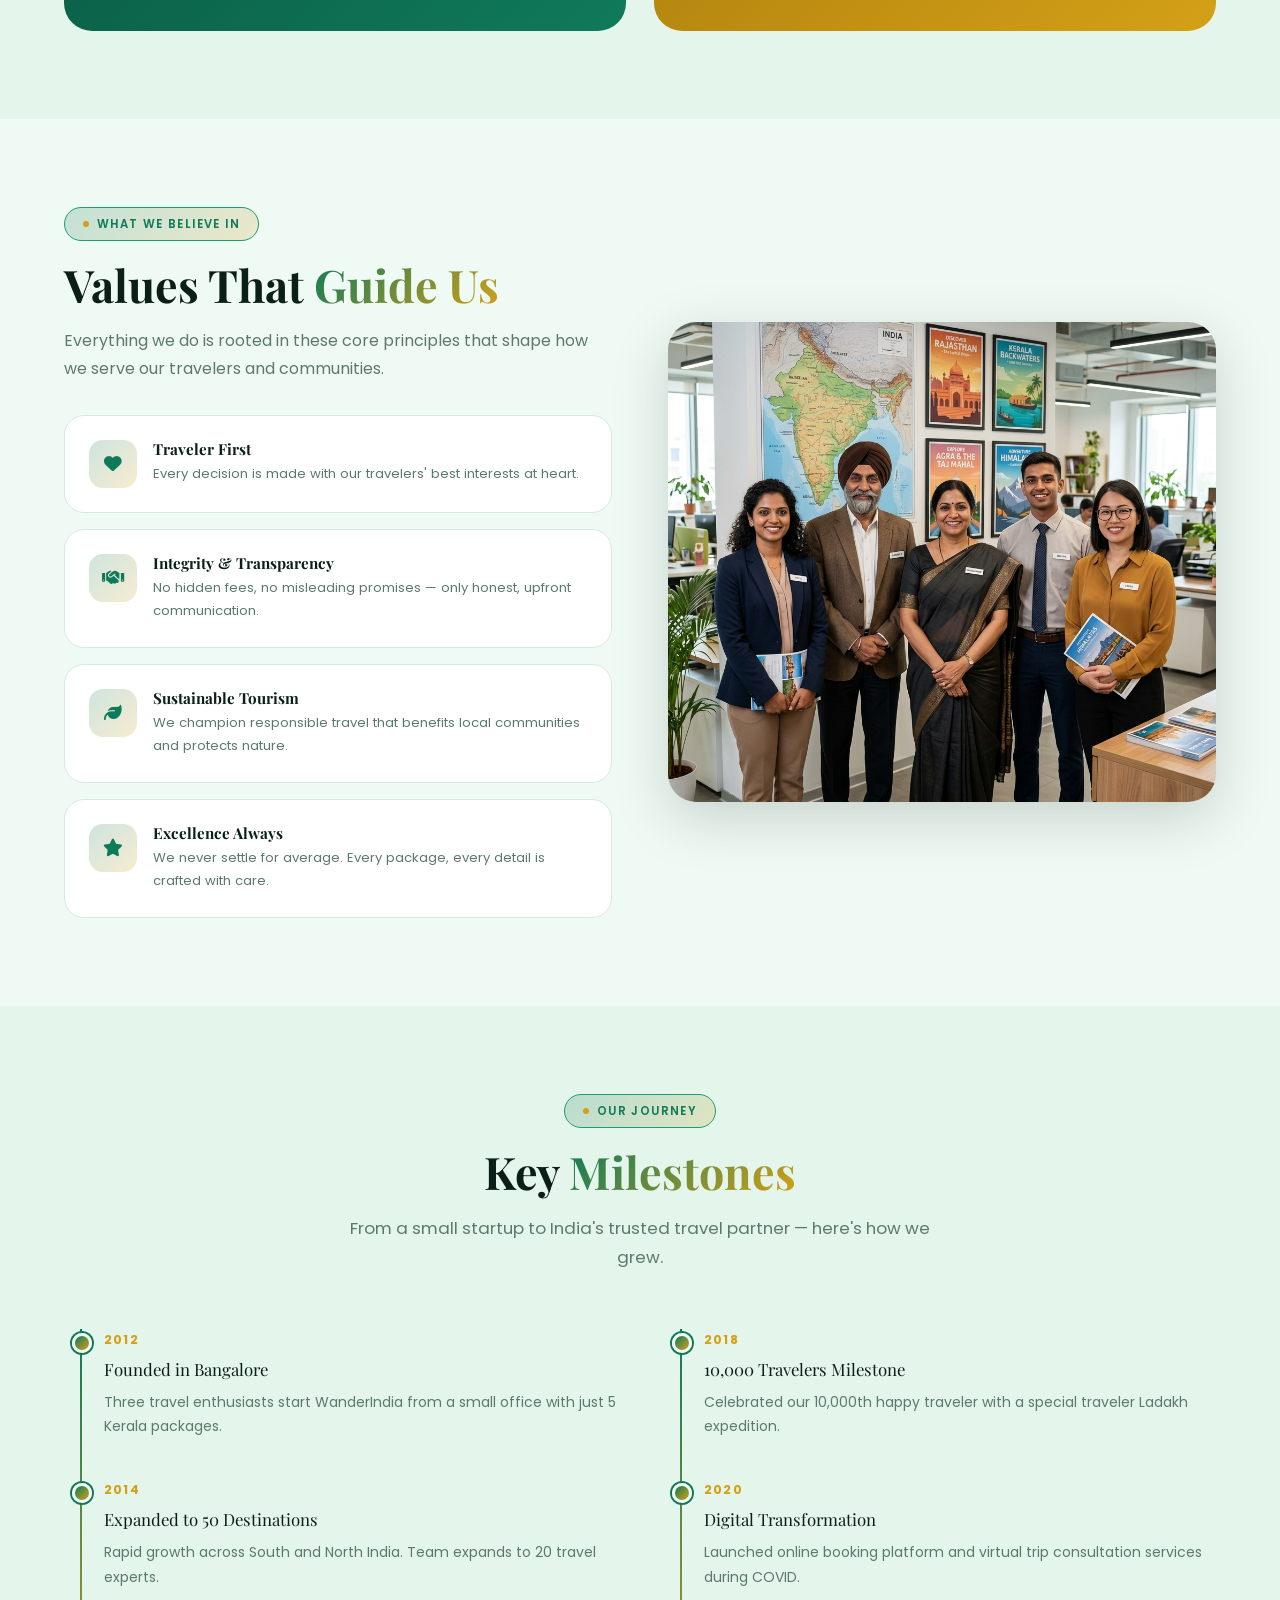
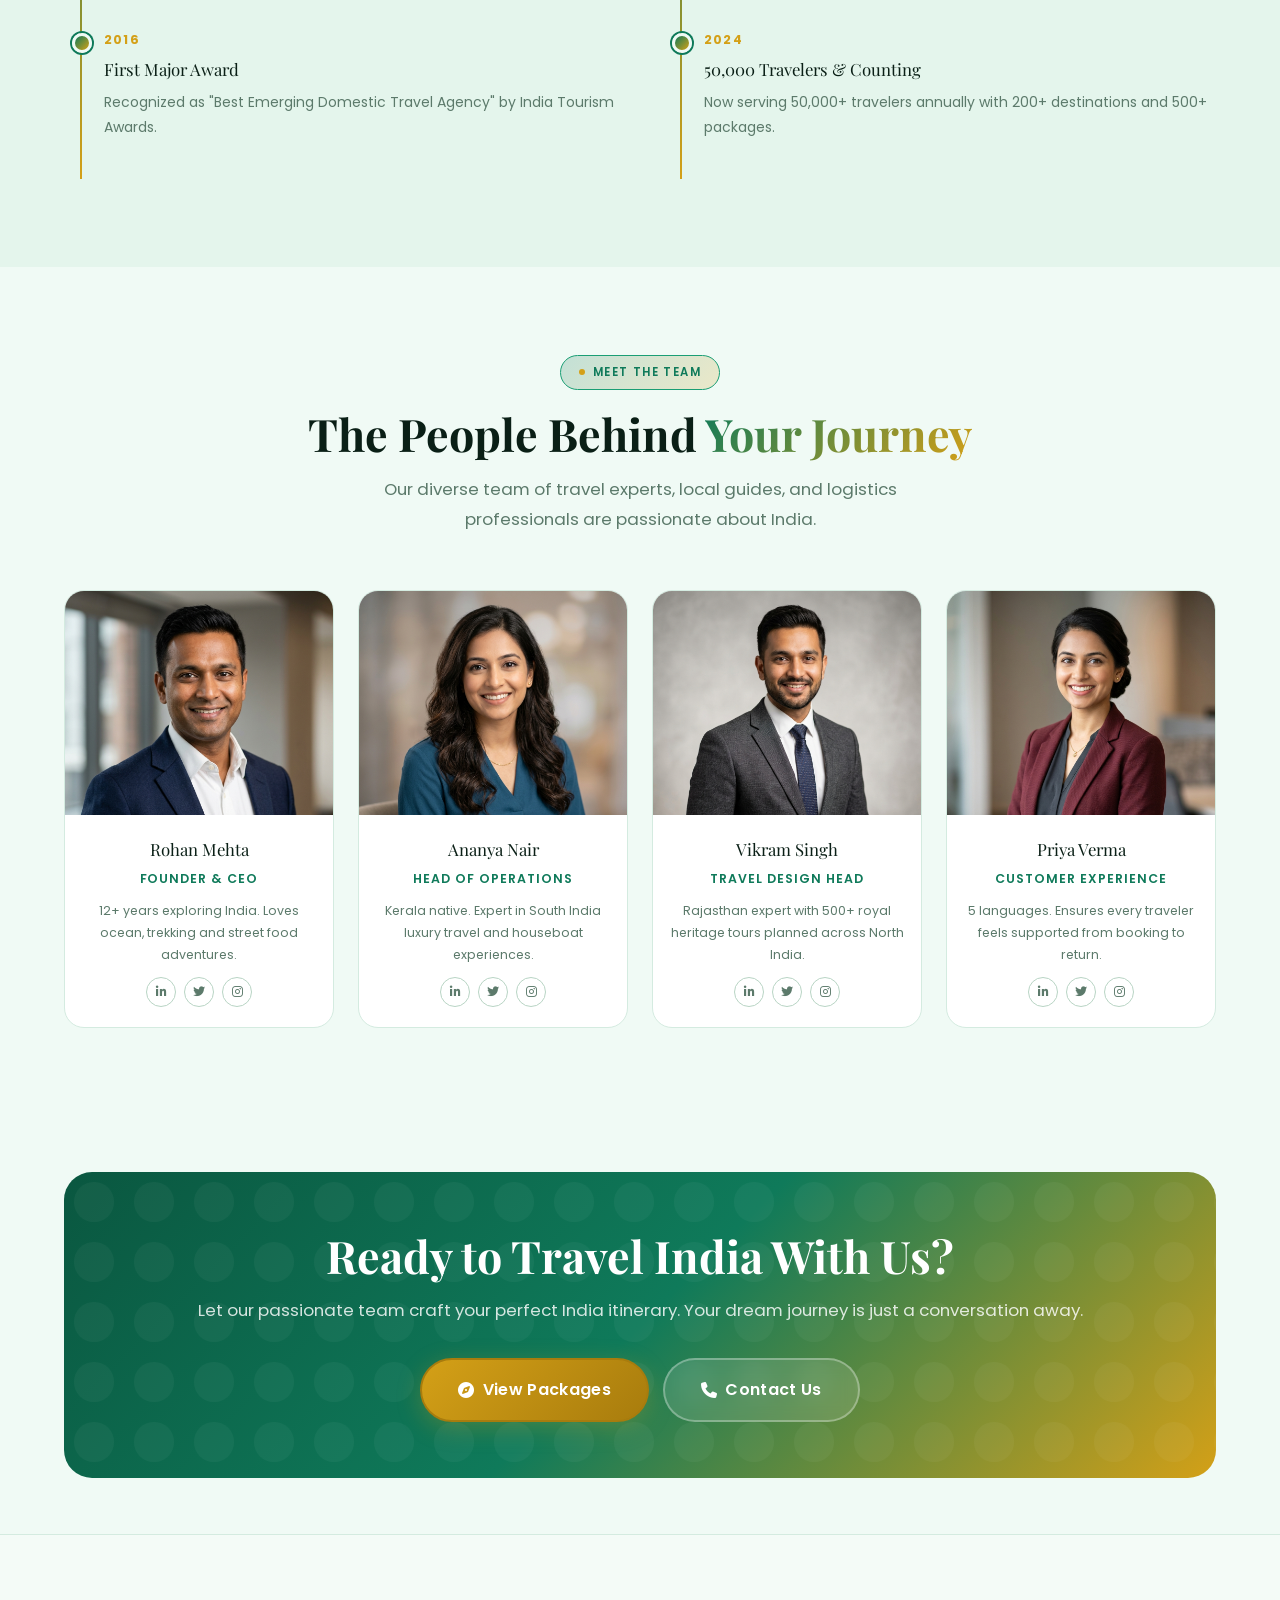
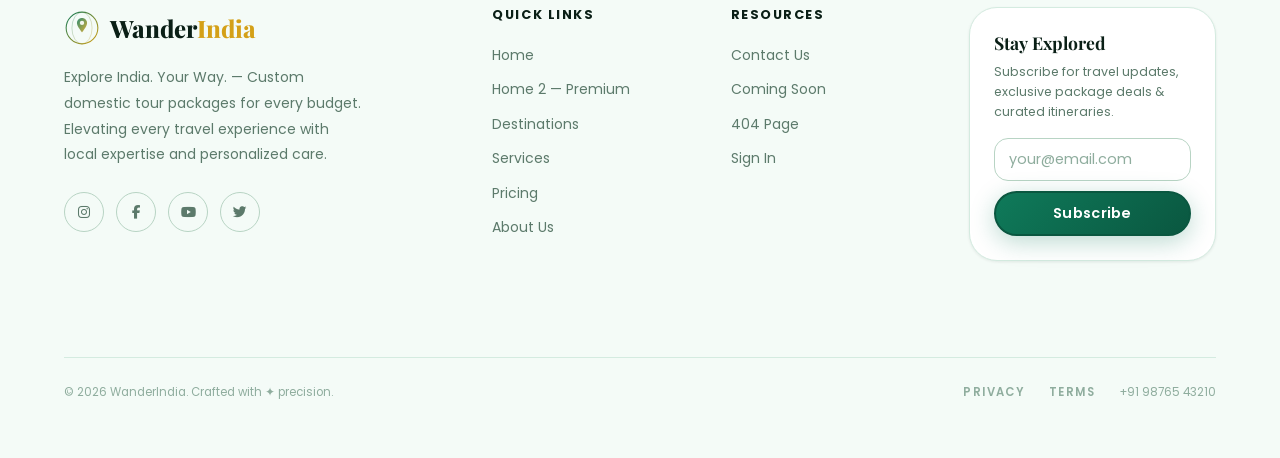
<file: about.html>
<!DOCTYPE html>
<html lang="en" dir="ltr">
<head>
    <meta charset="UTF-8">
    <meta name="viewport" content="width=device-width, initial-scale=1.0">
    <meta name="description" content="About WanderIndia — India's most trusted domestic travel agency. Our story, mission, values, and the passionate team behind your perfect India journey.">
    <title>About Us | WanderIndia — Explore India. Your Way.</title>
    <link rel="icon" href="data:image/svg+xml,%3Csvg xmlns='http://www.w3.org/2000/svg' viewBox='0 0 100 100' fill='none'%3E%3Ccircle cx='50' cy='50' r='44' stroke='%230F7A5A' stroke-width='3' fill='none'/%3E%3Cpath d='M50 22 C42 22 36 28 36 36 C36 46 50 62 50 62 C50 62 64 46 64 36 C64 28 58 22 50 22Z' fill='%23D4A017'/%3E%3Ccircle cx='50' cy='36' r='6' fill='white'/%3E%3C/svg%3E">
    <link rel="stylesheet" href="https://cdnjs.cloudflare.com/ajax/libs/font-awesome/6.5.1/css/all.min.css">
    <link rel="stylesheet" href="style.css">
    <style>
        .timeline { position: relative; padding-left: 40px; }
        .timeline::before { content:''; position:absolute; left:16px; top:0; bottom:0; width:2px; background:linear-gradient(to bottom,var(--primary),var(--secondary)); }
        .timeline-item { position:relative; margin-bottom:40px; }
        .timeline-dot { position:absolute; left:-32px; top:4px; width:20px; height:20px; border-radius:50%; background:linear-gradient(135deg,var(--primary),var(--secondary)); border:3px solid var(--bg); box-shadow:0 0 0 2px var(--primary); flex-shrink:0; }
        .timeline-year { font-size:0.78rem; font-weight:700; color:var(--secondary); letter-spacing:0.1em; text-transform:uppercase; margin-bottom:4px; }
        .timeline-title { font-family:'Playfair Display',serif; font-size:1.05rem; color:var(--text-dark); margin-bottom:6px; }
        .timeline-desc { font-size:0.875rem; color:var(--text-muted); line-height:1.75; }

        .team-card { background:var(--surface); border:1px solid var(--border-light); border-radius:var(--radius-lg); overflow:hidden; text-align:center; transition:var(--transition); max-width:320px; margin:0 auto; }
        .team-card:hover { transform:translateY(-6px); box-shadow:var(--shadow-lg); }
        .team-card-avatar { aspect-ratio:1.2 / 1; overflow:hidden; }
        .team-card-avatar img { width:100%; height:100%; object-fit:cover; transition:transform 0.5s; }
        .team-card:hover .team-card-avatar img { transform:scale(1.05); }
        .team-card-body { padding:20px 16px; }
        .team-card-name { font-family:'Playfair Display',serif; font-size:1.05rem; color:var(--text-dark); margin-bottom:4px; }
        .team-card-role { font-size:0.78rem; color:var(--primary); font-weight:600; text-transform:uppercase; letter-spacing:0.08em; margin-bottom:10px; }
        .team-card-social { display:flex; justify-content:center; gap:8px; }
        .team-card-social a { width:30px; height:30px; border-radius:50%; border:1px solid var(--border); display:flex; align-items:center; justify-content:center; color:var(--text-muted); font-size:0.75rem; transition:var(--transition); }
        .team-card-social a:hover { background:var(--primary); border-color:var(--primary); color:#fff; }

        .value-card { display:flex; align-items:flex-start; gap:16px; padding:24px; background:var(--surface); border:1px solid var(--border-light); border-radius:var(--radius-lg); transition:var(--transition); }
        .value-card:hover { border-color:var(--primary); transform:translateX(6px); box-shadow:var(--shadow-md); }
        .value-icon { width:48px; height:48px; border-radius:var(--radius-md); background:linear-gradient(135deg,var(--primary-glow),var(--secondary-glow)); display:flex; align-items:center; justify-content:center; color:var(--primary); font-size:1.1rem; flex-shrink:0; }
    </style>
</head>
<body>

<div id="navbar-placeholder"></div>

<main class="page-content">

    <!-- Page Banner -->
    <div class="page-banner">
        <img src="assets/about_banner.jpg" alt="Taj Mahal at sunrise - India's iconic landmark">
        <div class="page-banner-overlay"></div>
        <div class="page-banner-content">
            <h1>About WanderIndia</h1>
            <div class="breadcrumb">
                <a href="index.html">Home</a>
                <i class="fas fa-chevron-right" style="font-size:0.65rem;"></i>
                <span>About Us</span>
            </div>
        </div>
    </div>

    <!-- ============================
         OUR STORY
    ============================= -->
    <section class="section" id="our-story" aria-label="Our story">
        <div class="container">
            <div class="grid-2" style="gap:64px;align-items:center;">
                <div class="animate-on-scroll fade-left">
                    <img src="assets/about_map.png" alt="Illustrated India travel map showing destinations" style="border-radius:var(--radius-xl);box-shadow:var(--shadow-xl);width:100%;height:420px;object-fit:cover;">
                </div>
                <div class="animate-on-scroll fade-right">
                    <div class="section-label"><span class="dot"></span> Our Story</div>
                    <h2 class="section-title">Born From a Love of <span class="gradient-text">India</span></h2>
                    <p style="color:var(--text-muted);line-height:1.85;margin-bottom:18px;">WanderIndia was founded in 2012 by a group of passionate travelers who believed that India's incredible diversity deserved to be explored, not just visited. What started as a small desk in a Bangalore apartment has grown into one of India's most trusted domestic travel agencies.</p>
                    <p style="color:var(--text-muted);line-height:1.85;margin-bottom:28px;">Today, we're a team of 80+ travel enthusiasts, local experts, and logistics wizards who collectively have explored every corner of this beautiful country. Our mission is simple: help every traveler discover their own India story.</p>
                    <div style="display:flex;gap:24px;flex-wrap:wrap;">
                        <div style="text-align:center;">
                            <div class="stat-number" style="font-size:2rem;" data-count="50000" data-suffix="+">0+</div>
                            <div style="font-size:0.78rem;color:var(--text-muted);">Happy Travelers</div>
                        </div>
                        <div style="text-align:center;">
                            <div class="stat-number" style="font-size:2rem;" data-count="200" data-suffix="+">0+</div>
                            <div style="font-size:0.78rem;color:var(--text-muted);">Destinations</div>
                        </div>
                        <div style="text-align:center;">
                            <div class="stat-number" style="font-size:2rem;" data-count="80" data-suffix="+">0+</div>
                            <div style="font-size:0.78rem;color:var(--text-muted);">Team Members</div>
                        </div>
                    </div>
                </div>
            </div>
        </div>
    </section>

    <!-- ============================
         MISSION & VISION
    ============================= -->
    <section class="section bg-alt" id="mission-vision" aria-label="Mission and vision">
        <div class="container">
            <div class="section-header animate-on-scroll">
                <div class="section-label"><span class="dot"></span> What Drives Us</div>
                <h2 class="section-title">Our <span class="gradient-text">Mission & Vision</span></h2>
            </div>
            <div class="grid-2" style="gap:28px;" id="mission-grid">
                <div style="background:linear-gradient(135deg,var(--primary-dark),var(--primary));border-radius:var(--radius-xl);padding:40px;color:#fff;" class="animate-on-scroll delay-1" id="mission-card">
                    <div style="width:56px;height:56px;background:rgba(255,255,255,0.15);border-radius:var(--radius-md);display:flex;align-items:center;justify-content:center;font-size:1.4rem;margin-bottom:20px;"><i class="fas fa-bullseye"></i></div>
                    <h3 style="color:#fff;font-family:'Playfair Display',serif;margin-bottom:14px;">Our Mission</h3>
                    <p style="color:rgba(255,255,255,0.82);line-height:1.85;">To make exploring India accessible, affordable, and unforgettable for every traveler — whether you seek adventure, culture, relaxation, or spiritual enrichment. We handle the details so you can focus on the experience.</p>
                </div>
                <div style="background:linear-gradient(135deg,var(--secondary-dark),var(--secondary));border-radius:var(--radius-xl);padding:40px;color:#fff;" class="animate-on-scroll delay-2" id="vision-card">
                    <div style="width:56px;height:56px;background:rgba(255,255,255,0.15);border-radius:var(--radius-md);display:flex;align-items:center;justify-content:center;font-size:1.4rem;margin-bottom:20px;"><i class="fas fa-eye"></i></div>
                    <h3 style="color:#fff;font-family:'Playfair Display',serif;margin-bottom:14px;">Our Vision</h3>
                    <p style="color:rgba(255,255,255,0.82);line-height:1.85;">To be India's most loved domestic travel brand — where every journey creates lifelong memories, supports local communities, and inspires travelers to explore more of the world's greatest country.</p>
                </div>
            </div>
        </div>
    </section>

    <!-- ============================
         OUR VALUES
    ============================= -->
    <section class="section" id="values-section" aria-label="Our values">
        <div class="container">
            <div class="grid-2" style="gap:56px;align-items:center;">
                <div class="animate-on-scroll fade-left">
                    <div class="section-label"><span class="dot"></span> What We Believe In</div>
                    <h2 class="section-title">Values That <span class="gradient-text">Guide Us</span></h2>
                    <p style="color:var(--text-muted);margin-bottom:32px;">Everything we do is rooted in these core principles that shape how we serve our travelers and communities.</p>
                    <div style="display:flex;flex-direction:column;gap:16px;" id="values-list">
                        <div class="value-card animate-on-scroll delay-1">
                            <div class="value-icon"><i class="fas fa-heart"></i></div>
                            <div><h4 style="font-size:0.95rem;margin-bottom:4px;">Traveler First</h4><p style="font-size:0.82rem;color:var(--text-muted);">Every decision is made with our travelers' best interests at heart.</p></div>
                        </div>
                        <div class="value-card animate-on-scroll delay-2">
                            <div class="value-icon"><i class="fas fa-handshake"></i></div>
                            <div><h4 style="font-size:0.95rem;margin-bottom:4px;">Integrity & Transparency</h4><p style="font-size:0.82rem;color:var(--text-muted);">No hidden fees, no misleading promises — only honest, upfront communication.</p></div>
                        </div>
                        <div class="value-card animate-on-scroll delay-3">
                            <div class="value-icon"><i class="fas fa-leaf"></i></div>
                            <div><h4 style="font-size:0.95rem;margin-bottom:4px;">Sustainable Tourism</h4><p style="font-size:0.82rem;color:var(--text-muted);">We champion responsible travel that benefits local communities and protects nature.</p></div>
                        </div>
                        <div class="value-card animate-on-scroll delay-4">
                            <div class="value-icon"><i class="fas fa-star"></i></div>
                            <div><h4 style="font-size:0.95rem;margin-bottom:4px;">Excellence Always</h4><p style="font-size:0.82rem;color:var(--text-muted);">We never settle for average. Every package, every detail is crafted with care.</p></div>
                        </div>
                    </div>
                </div>
                <div class="animate-on-scroll fade-right">
                    <img src="assets/about_team.png" alt="WanderIndia team smiling in the office" style="border-radius:var(--radius-xl);box-shadow:var(--shadow-xl);width:100%;height:480px;object-fit:cover;">
                </div>
            </div>
        </div>
    </section>

    <!-- ============================
         MILESTONES TIMELINE
    ============================= -->
    <section class="section bg-alt" id="milestones" aria-label="Company milestones">
        <div class="container">
            <div class="section-header animate-on-scroll">
                <div class="section-label"><span class="dot"></span> Our Journey</div>
                <h2 class="section-title">Key <span class="gradient-text">Milestones</span></h2>
                <p class="section-desc">From a small startup to India's trusted travel partner — here's how we grew.</p>
            </div>
            <div class="grid-2" style="gap:48px;align-items:start;">
                <div class="timeline animate-on-scroll delay-1" id="timeline-left">
                    <div class="timeline-item">
                        <div class="timeline-dot"></div>
                        <div class="timeline-year">2012</div>
                        <div class="timeline-title">Founded in Bangalore</div>
                        <p class="timeline-desc">Three travel enthusiasts start WanderIndia from a small office with just 5 Kerala packages.</p>
                    </div>
                    <div class="timeline-item">
                        <div class="timeline-dot"></div>
                        <div class="timeline-year">2014</div>
                        <div class="timeline-title">Expanded to 50 Destinations</div>
                        <p class="timeline-desc">Rapid growth across South and North India. Team expands to 20 travel experts.</p>
                    </div>
                    <div class="timeline-item">
                        <div class="timeline-dot"></div>
                        <div class="timeline-year">2016</div>
                        <div class="timeline-title">First Major Award</div>
                        <p class="timeline-desc">Recognized as "Best Emerging Domestic Travel Agency" by India Tourism Awards.</p>
                    </div>
                </div>
                <div class="timeline animate-on-scroll delay-2" id="timeline-right">
                    <div class="timeline-item">
                        <div class="timeline-dot"></div>
                        <div class="timeline-year">2018</div>
                        <div class="timeline-title">10,000 Travelers Milestone</div>
                        <p class="timeline-desc">Celebrated our 10,000th happy traveler with a special traveler Ladakh expedition.</p>
                    </div>
                    <div class="timeline-item">
                        <div class="timeline-dot"></div>
                        <div class="timeline-year">2020</div>
                        <div class="timeline-title">Digital Transformation</div>
                        <p class="timeline-desc">Launched online booking platform and virtual trip consultation services during COVID.</p>
                    </div>
                    <div class="timeline-item">
                        <div class="timeline-dot"></div>
                        <div class="timeline-year">2024</div>
                        <div class="timeline-title">50,000 Travelers & Counting</div>
                        <p class="timeline-desc">Now serving 50,000+ travelers annually with 200+ destinations and 500+ packages.</p>
                    </div>
                </div>
            </div>
        </div>
    </section>

    <!-- ============================
         TEAM
    ============================= -->
    <section class="section" id="team-section" aria-label="Our team">
        <div class="container">
            <div class="section-header animate-on-scroll">
                <div class="section-label"><span class="dot"></span> Meet the Team</div>
                <h2 class="section-title">The People Behind <span class="gradient-text">Your Journey</span></h2>
                <p class="section-desc">Our diverse team of travel experts, local guides, and logistics professionals are passionate about India.</p>
            </div>
            <div class="grid-4" id="team-grid">
                <div class="team-card animate-on-scroll delay-1" id="team-1">
                    <div class="team-card-avatar">
                        <img src="assets/team_rohan.png" alt="Rohan Mehta - Founder & CEO" style="object-position:top;">
                    </div>
                    <div class="team-card-body">
                        <div class="team-card-name">Rohan Mehta</div>
                        <div class="team-card-role">Founder & CEO</div>
                        <p style="font-size:0.78rem;color:var(--text-muted);margin-bottom:12px;">12+ years exploring India. Loves ocean, trekking and street food adventures.</p>
                        <div class="team-card-social">
                            <a href="#" aria-label="LinkedIn"><i class="fab fa-linkedin-in"></i></a>
                            <a href="#" aria-label="Twitter"><i class="fab fa-twitter"></i></a>
                            <a href="#" aria-label="Instagram"><i class="fab fa-instagram"></i></a>
                        </div>
                    </div>
                </div>
                <div class="team-card animate-on-scroll delay-2" id="team-2">
                    <div class="team-card-avatar">
                        <img src="assets/team_ananya.png" alt="Ananya Nair - Head of Operations" style="object-position:top;">
                    </div>
                    <div class="team-card-body">
                        <div class="team-card-name">Ananya Nair</div>
                        <div class="team-card-role">Head of Operations</div>
                        <p style="font-size:0.78rem;color:var(--text-muted);margin-bottom:12px;">Kerala native. Expert in South India luxury travel and houseboat experiences.</p>
                        <div class="team-card-social">
                            <a href="#" aria-label="LinkedIn"><i class="fab fa-linkedin-in"></i></a>
                            <a href="#" aria-label="Twitter"><i class="fab fa-twitter"></i></a>
                            <a href="#" aria-label="Instagram"><i class="fab fa-instagram"></i></a>
                        </div>
                    </div>
                </div>
                <div class="team-card animate-on-scroll delay-3" id="team-3">
                    <div class="team-card-avatar">
                        <img src="assets/team_vikram.png" alt="Vikram Singh - Travel Design Head" style="object-position:top;">
                    </div>
                    <div class="team-card-body">
                        <div class="team-card-name">Vikram Singh</div>
                        <div class="team-card-role">Travel Design Head</div>
                        <p style="font-size:0.78rem;color:var(--text-muted);margin-bottom:12px;">Rajasthan expert with 500+ royal heritage tours planned across North India.</p>
                        <div class="team-card-social">
                            <a href="#" aria-label="LinkedIn"><i class="fab fa-linkedin-in"></i></a>
                            <a href="#" aria-label="Twitter"><i class="fab fa-twitter"></i></a>
                            <a href="#" aria-label="Instagram"><i class="fab fa-instagram"></i></a>
                        </div>
                    </div>
                </div>
                <div class="team-card animate-on-scroll delay-4" id="team-4">
                    <div class="team-card-avatar">
                        <img src="assets/team_priya.png" alt="Priya Verma - Customer Experience Lead" style="object-position:top;">
                    </div>
                    <div class="team-card-body">
                        <div class="team-card-name">Priya Verma</div>
                        <div class="team-card-role">Customer Experience</div>
                        <p style="font-size:0.78rem;color:var(--text-muted);margin-bottom:12px;">5 languages. Ensures every traveler feels supported from booking to return.</p>
                        <div class="team-card-social">
                            <a href="#" aria-label="LinkedIn"><i class="fab fa-linkedin-in"></i></a>
                            <a href="#" aria-label="Twitter"><i class="fab fa-twitter"></i></a>
                            <a href="#" aria-label="Instagram"><i class="fab fa-instagram"></i></a>
                        </div>
                    </div>
                </div>
            </div>
        </div>
    </section>

    <!-- CTA -->
    <section class="section-sm" id="about-cta" aria-label="Call to action">
        <div class="container">
            <div class="cta-strip animate-on-scroll">
                <h2>Ready to Travel India With Us?</h2>
                <p>Let our passionate team craft your perfect India itinerary. Your dream journey is just a conversation away.</p>
                <div class="cta-strip-actions">
                    <a href="packages.html" class="btn btn-accent btn-lg btn-shine" id="about-cta-btn"><i class="fas fa-compass"></i> View Packages</a>
                    <a href="contact.html" class="btn btn-ghost btn-lg" id="about-contact-btn"><i class="fas fa-phone"></i> Contact Us</a>
                </div>
            </div>
        </div>
    </section>

</main>

<div id="footer-placeholder"></div>
<script src="components.js"></script>
<script src="script.js"></script>
</body>
</html>
</file>
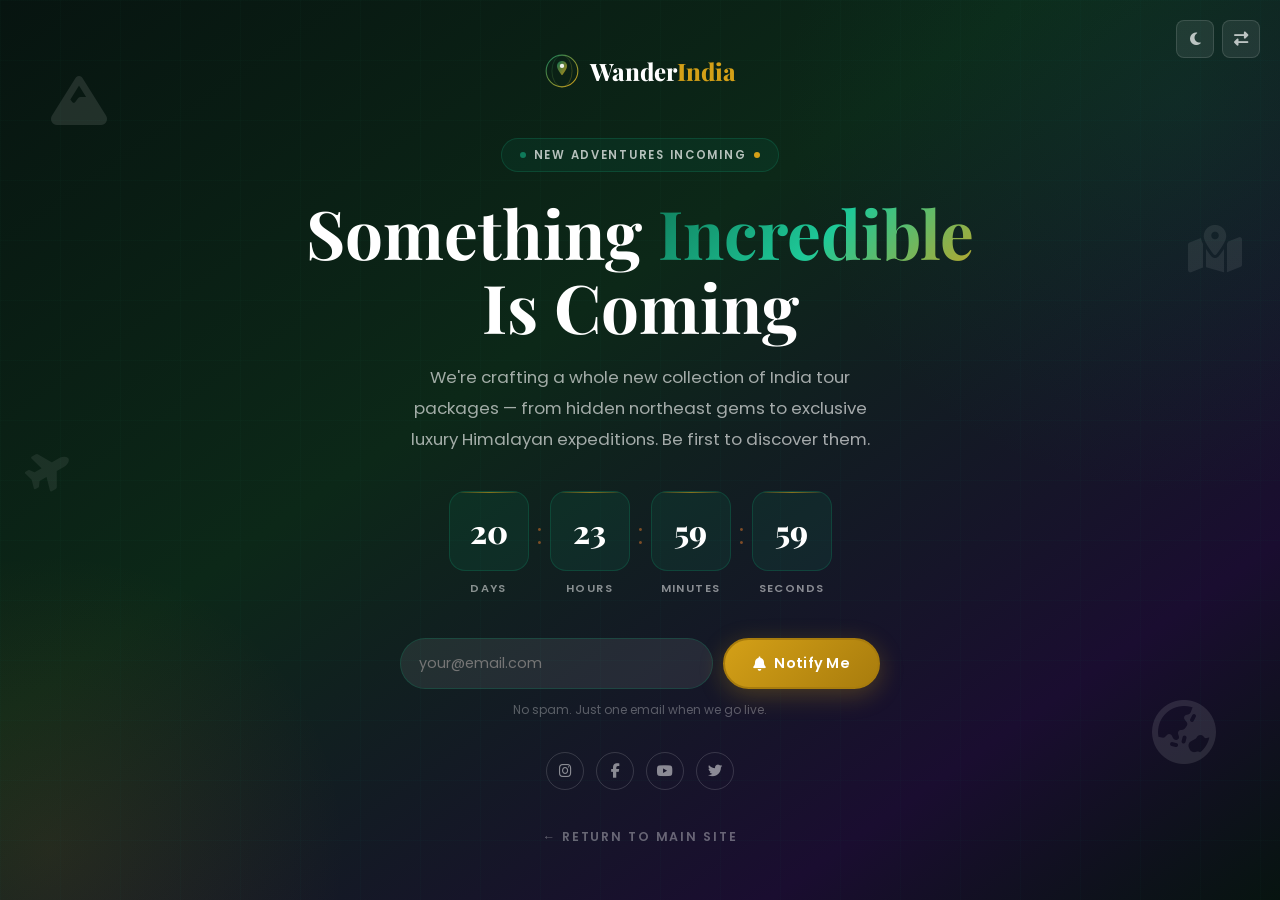
<file: coming-soon.html>
<!DOCTYPE html>
<html lang="en" dir="ltr">
<head>
    <meta charset="UTF-8">
    <meta name="viewport" content="width=device-width, initial-scale=1.0">
    <meta name="description" content="Something exciting is coming to WanderIndia — New destinations, exclusive packages, and incredible adventures across India. Register your interest and be first to know.">
    <title>Coming Soon | WanderIndia — New Adventures Incoming</title>
    <link rel="icon" href="data:image/svg+xml,%3Csvg xmlns='http://www.w3.org/2000/svg' viewBox='0 0 100 100' fill='none'%3E%3Ccircle cx='50' cy='50' r='44' stroke='%230F7A5A' stroke-width='3' fill='none'/%3E%3Cpath d='M50 22 C42 22 36 28 36 36 C36 46 50 62 50 62 C50 62 64 46 64 36 C64 28 58 22 50 22Z' fill='%23D4A017'/%3E%3Ccircle cx='50' cy='36' r='6' fill='white'/%3E%3C/svg%3E">
    <link rel="stylesheet" href="https://cdnjs.cloudflare.com/ajax/libs/font-awesome/6.5.1/css/all.min.css">
    <link rel="stylesheet" href="style.css">
    <style>
        @keyframes shimmerText {
            0% { background-position: -200% center; }
            100% { background-position: 200% center; }
        }
        @keyframes orbitPulse {
            0%,100% { transform: scale(1); opacity: 1; }
            50% { transform: scale(1.06); opacity: 0.75; }
        }
        @keyframes float { 0%,100%{transform:translateY(0);}50%{transform:translateY(-16px);} }
        @keyframes pulse { 0%,100%{opacity:1;transform:scale(1);}50%{opacity:0.5;transform:scale(0.85);} }

        .cd-box {
            display: flex;
            flex-direction: column;
            align-items: center;
            width: 80px;
        }
        .cd-num {
            width: 80px;
            height: 80px;
            border-radius: 16px;
            display: flex;
            align-items: center;
            justify-content: center;
            font-family: 'Playfair Display', serif;
            font-size: 2rem;
            font-weight: 800;
            color: #fff;
            background: rgba(15,122,90,0.15);
            border: 1px solid rgba(15,122,90,0.35);
            position: relative;
            overflow: hidden;
        }
        .cd-num::before {
            content: '';
            position: absolute;
            top: 0; left: 0; right: 0;
            height: 1px;
            background: linear-gradient(90deg, transparent, rgba(212,160,23,0.6), transparent);
        }
        .cd-label { font-size: 0.7rem; color: rgba(255,255,255,0.5); text-transform: uppercase; letter-spacing: 0.12em; margin-top: 8px; font-weight: 600; }
        .cd-sep { font-size: 1.8rem; color: rgba(232,124,43,0.5); font-weight: 300; align-self: center; margin-bottom: 20px; }

        @media (max-width: 480px) {
            .cd-box { width: 56px; }
            .cd-num { width: 56px; height: 56px; font-size: 1.4rem; border-radius: 10px; }
        }
    </style>
</head>
<body>

<div style="min-height:100vh;display:flex;flex-direction:column;align-items:center;justify-content:center;position:relative;overflow:hidden;background:linear-gradient(145deg,#071410 0%,#0C2818 40%,#1A0D30 80%,#071410 100%);padding:40px 16px;">

    <!-- Top controls -->
    <div class="auth-top-icons absolute-corner">
        <button class="icon-btn dark-toggle" title="Toggle Dark Mode" aria-label="Toggle dark mode"><i class="fas fa-moon"></i></button>
        <button class="icon-btn rtl-toggle" title="Toggle RTL" aria-label="Toggle RTL"><i class="fas fa-exchange-alt"></i></button>
    </div>

    <!-- Background decorations -->
    <div style="position:absolute;inset:0;pointer-events:none;overflow:hidden;">
        <div style="position:absolute;width:800px;height:800px;border-radius:50%;background:radial-gradient(circle,rgba(15,122,90,0.12) 0%,transparent 70%);top:-300px;right:-300px;animation:orbitPulse 10s ease-in-out infinite;"></div>
        <div style="position:absolute;width:600px;height:600px;border-radius:50%;background:radial-gradient(circle,rgba(232,124,43,0.10) 0%,transparent 70%);bottom:-250px;left:-250px;animation:orbitPulse 12s ease-in-out infinite 3s;"></div>
        <div style="position:absolute;inset:0;background-image:linear-gradient(rgba(15,122,90,0.04) 1px,transparent 1px),linear-gradient(90deg,rgba(15,122,90,0.04) 1px,transparent 1px);background-size:60px 60px;"></div>
        <!-- Floating travel icons -->
        <div style="position:absolute;top:8%;left:4%;opacity:0.1;animation:float 8s ease-in-out infinite;"><i class="fas fa-mountain" style="font-size:3.5rem;color:#fff;"></i></div>
        <div style="position:absolute;bottom:15%;right:5%;opacity:0.1;animation:float 10s ease-in-out infinite 2s;"><i class="fas fa-globe-asia" style="font-size:4rem;color:#fff;"></i></div>
        <div style="position:absolute;top:50%;left:2%;opacity:0.07;animation:float 6s ease-in-out infinite 1s;"><i class="fas fa-plane" style="font-size:2.5rem;color:#fff;transform:rotate(-30deg);"></i></div>
        <div style="position:absolute;top:25%;right:3%;opacity:0.08;animation:float 9s ease-in-out infinite 4s;"><i class="fas fa-map-marked-alt" style="font-size:3rem;color:#fff;"></i></div>
    </div>

    <!-- Content -->
    <div style="position:relative;z-index:1;text-align:center;max-width:680px;width:100%;" id="cs-content">

        <!-- Logo -->
        <div style="margin-bottom: 40px;">
            <a href="index.html" style="display:inline-flex;align-items:center;gap:10px;text-decoration:none;" id="cs-logo" aria-label="WanderIndia - Return Home">
                <svg width="36" height="36" viewBox="0 0 100 100" fill="none">
                    <defs><linearGradient id="csGrad" x1="0%" y1="0%" x2="100%" y2="100%"><stop offset="0%" stop-color="#0F7A5A"/><stop offset="100%" stop-color="#D4A017"/></linearGradient></defs>
                    <circle cx="50" cy="50" r="44" stroke="url(#csGrad)" stroke-width="3" fill="none"/>
                    <ellipse cx="50" cy="50" rx="28" ry="44" stroke="url(#csGrad)" stroke-width="1.5" fill="none" stroke-opacity="0.5"/>
                    <line x1="6" y1="50" x2="94" y2="50" stroke="url(#csGrad)" stroke-width="1.5" stroke-opacity="0.4"/>
                    <path d="M50 22 C42 22 36 28 36 36 C36 46 50 62 50 62 C50 62 64 46 64 36 C64 28 58 22 50 22Z" fill="url(#csGrad)" fill-opacity="0.85"/>
                    <circle cx="50" cy="36" r="6" fill="white" fill-opacity="0.9"/>
                </svg>
                <span style="font-family:'Playfair Display',serif;font-size:1.5rem;font-weight:800;color:#fff;">Wander<span style="color:#D4A017;">India</span></span>
            </a>
        </div>

        <!-- Status badge -->
        <div style="display:inline-flex;align-items:center;gap:8px;background:rgba(15,122,90,0.12);border:1px solid rgba(15,122,90,0.35);border-radius:50px;padding:6px 18px;margin-bottom:24px;">
            <span style="width:6px;height:6px;border-radius:50%;background:#0F7A5A;animation:pulse 2s infinite;display:inline-block;"></span>
            <span style="font-size:0.72rem;color:rgba(255,255,255,0.7);font-weight:600;letter-spacing:0.15em;text-transform:uppercase;">New Adventures Incoming</span>
            <span style="width:6px;height:6px;border-radius:50%;background:#D4A017;animation:pulse 2s infinite 1s;display:inline-block;"></span>
        </div>

        <h1 style="font-family:'Playfair Display',serif;font-size:clamp(2.5rem,6vw,4.2rem);line-height:1.1;margin-bottom:18px;color:#fff;">
            Something <span style="background:linear-gradient(135deg,#0F7A5A 0%,#1EC998 30%,#D4A017 60%,#E8BC40 80%,#0F7A5A 100%);background-size:200% auto;-webkit-background-clip:text;background-clip:text;-webkit-text-fill-color:transparent;animation:shimmerText 5s linear infinite;">Incredible</span><br>Is Coming
        </h1>

        <p style="color:rgba(255,255,255,0.62);font-size:1.05rem;max-width:500px;margin:0 auto 36px;line-height:1.85;">
            We're crafting a whole new collection of India tour packages — from hidden northeast gems to exclusive luxury Himalayan expeditions. Be first to discover them.
        </p>

        <!-- Countdown -->
        <div style="display:flex;justify-content:center;align-items:center;gap:8px;margin-bottom:40px;flex-wrap:nowrap;" id="countdown-container">
            <div class="cd-box"><div class="cd-num" id="cd-days">21</div><div class="cd-label">Days</div></div>
            <div class="cd-sep">:</div>
            <div class="cd-box"><div class="cd-num" id="cd-hours">00</div><div class="cd-label">Hours</div></div>
            <div class="cd-sep">:</div>
            <div class="cd-box"><div class="cd-num" id="cd-mins">00</div><div class="cd-label">Minutes</div></div>
            <div class="cd-sep">:</div>
            <div class="cd-box"><div class="cd-num" id="cd-secs">00</div><div class="cd-label">Seconds</div></div>
        </div>

        <!-- Email Signup -->
        <div style="max-width:480px;margin:0 auto 32px;" id="cs-form-wrapper">
            <form id="cs-form" onsubmit="submitCS(event)">
                <div style="display:flex;gap:10px;flex-wrap:wrap;">
                    <input type="email" id="cs-email" required placeholder="your@email.com"
                        style="flex:1;padding:13px 18px;border-radius:50px;background:rgba(255,255,255,0.08);border:1px solid rgba(15,122,90,0.35);color:#fff;font-size:0.9rem;font-family:'Poppins',sans-serif;outline:none;transition:border-color 0.3s;min-width:180px;"
                        onfocus="this.style.borderColor='rgba(212,160,23,0.6)'"
                        onblur="this.style.borderColor='rgba(15,122,90,0.35)'"
                        aria-label="Email address for launch notification">
                    <button type="submit" class="btn btn-accent btn-shine" style="border-radius:50px;white-space:nowrap;" id="cs-notify-btn">
                        <i class="fas fa-bell"></i> Notify Me
                    </button>
                </div>
            </form>
            <p id="cs-success" style="display:none;color:#D4A017;font-weight:600;margin-top:12px;font-size:0.9rem;">
                <i class="fas fa-check-circle" style="color:#22C55E;"></i> You're on the list! We'll email you when we launch.
            </p>
            <p style="font-size:0.75rem;color:rgba(255,255,255,0.3);margin-top:10px;">No spam. Just one email when we go live.</p>
        </div>

        <!-- Social links -->
        <div style="display:flex;justify-content:center;gap:12px;margin-bottom:32px;">
            <a href="#" style="width:38px;height:38px;border-radius:50%;display:flex;align-items:center;justify-content:center;border:1px solid rgba(255,255,255,0.15);color:rgba(255,255,255,0.5);font-size:0.9rem;transition:all 0.3s;" aria-label="Instagram" onmouseover="this.style.background='#E1306C';this.style.borderColor='#E1306C';this.style.color='#fff'" onmouseout="this.style.background='transparent';this.style.borderColor='rgba(255,255,255,0.15)';this.style.color='rgba(255,255,255,0.5)'"><i class="fab fa-instagram"></i></a>
            <a href="#" style="width:38px;height:38px;border-radius:50%;display:flex;align-items:center;justify-content:center;border:1px solid rgba(255,255,255,0.15);color:rgba(255,255,255,0.5);font-size:0.9rem;transition:all 0.3s;" aria-label="Facebook" onmouseover="this.style.background='#1877F2';this.style.borderColor='#1877F2';this.style.color='#fff'" onmouseout="this.style.background='transparent';this.style.borderColor='rgba(255,255,255,0.15)';this.style.color='rgba(255,255,255,0.5)'"><i class="fab fa-facebook-f"></i></a>
            <a href="#" style="width:38px;height:38px;border-radius:50%;display:flex;align-items:center;justify-content:center;border:1px solid rgba(255,255,255,0.15);color:rgba(255,255,255,0.5);font-size:0.9rem;transition:all 0.3s;" aria-label="YouTube" onmouseover="this.style.background='#FF0000';this.style.borderColor='#FF0000';this.style.color='#fff'" onmouseout="this.style.background='transparent';this.style.borderColor='rgba(255,255,255,0.15)';this.style.color='rgba(255,255,255,0.5)'"><i class="fab fa-youtube"></i></a>
            <a href="#" style="width:38px;height:38px;border-radius:50%;display:flex;align-items:center;justify-content:center;border:1px solid rgba(255,255,255,0.15);color:rgba(255,255,255,0.5);font-size:0.9rem;transition:all 0.3s;" aria-label="Twitter" onmouseover="this.style.background='#1DA1F2';this.style.borderColor='#1DA1F2';this.style.color='#fff'" onmouseout="this.style.background='transparent';this.style.borderColor='rgba(255,255,255,0.15)';this.style.color='rgba(255,255,255,0.5)'"><i class="fab fa-twitter"></i></a>
        </div>

        <a href="index.html" style="font-size:0.78rem;color:rgba(255,255,255,0.35);text-transform:uppercase;letter-spacing:0.15em;font-weight:600;transition:color 0.3s;text-decoration:none;" onmouseover="this.style.color='#D4A017'" onmouseout="this.style.color='rgba(255,255,255,0.35)'" id="cs-back-link">
            ← Return to Main Site
        </a>
    </div>
</div>

<script>
function submitCS(e) {
    e.preventDefault();
    document.getElementById('cs-form').style.display = 'none';
    document.getElementById('cs-success').style.display = 'block';
}
</script>
<script src="script.js"></script>
</body>
</html>
</file>
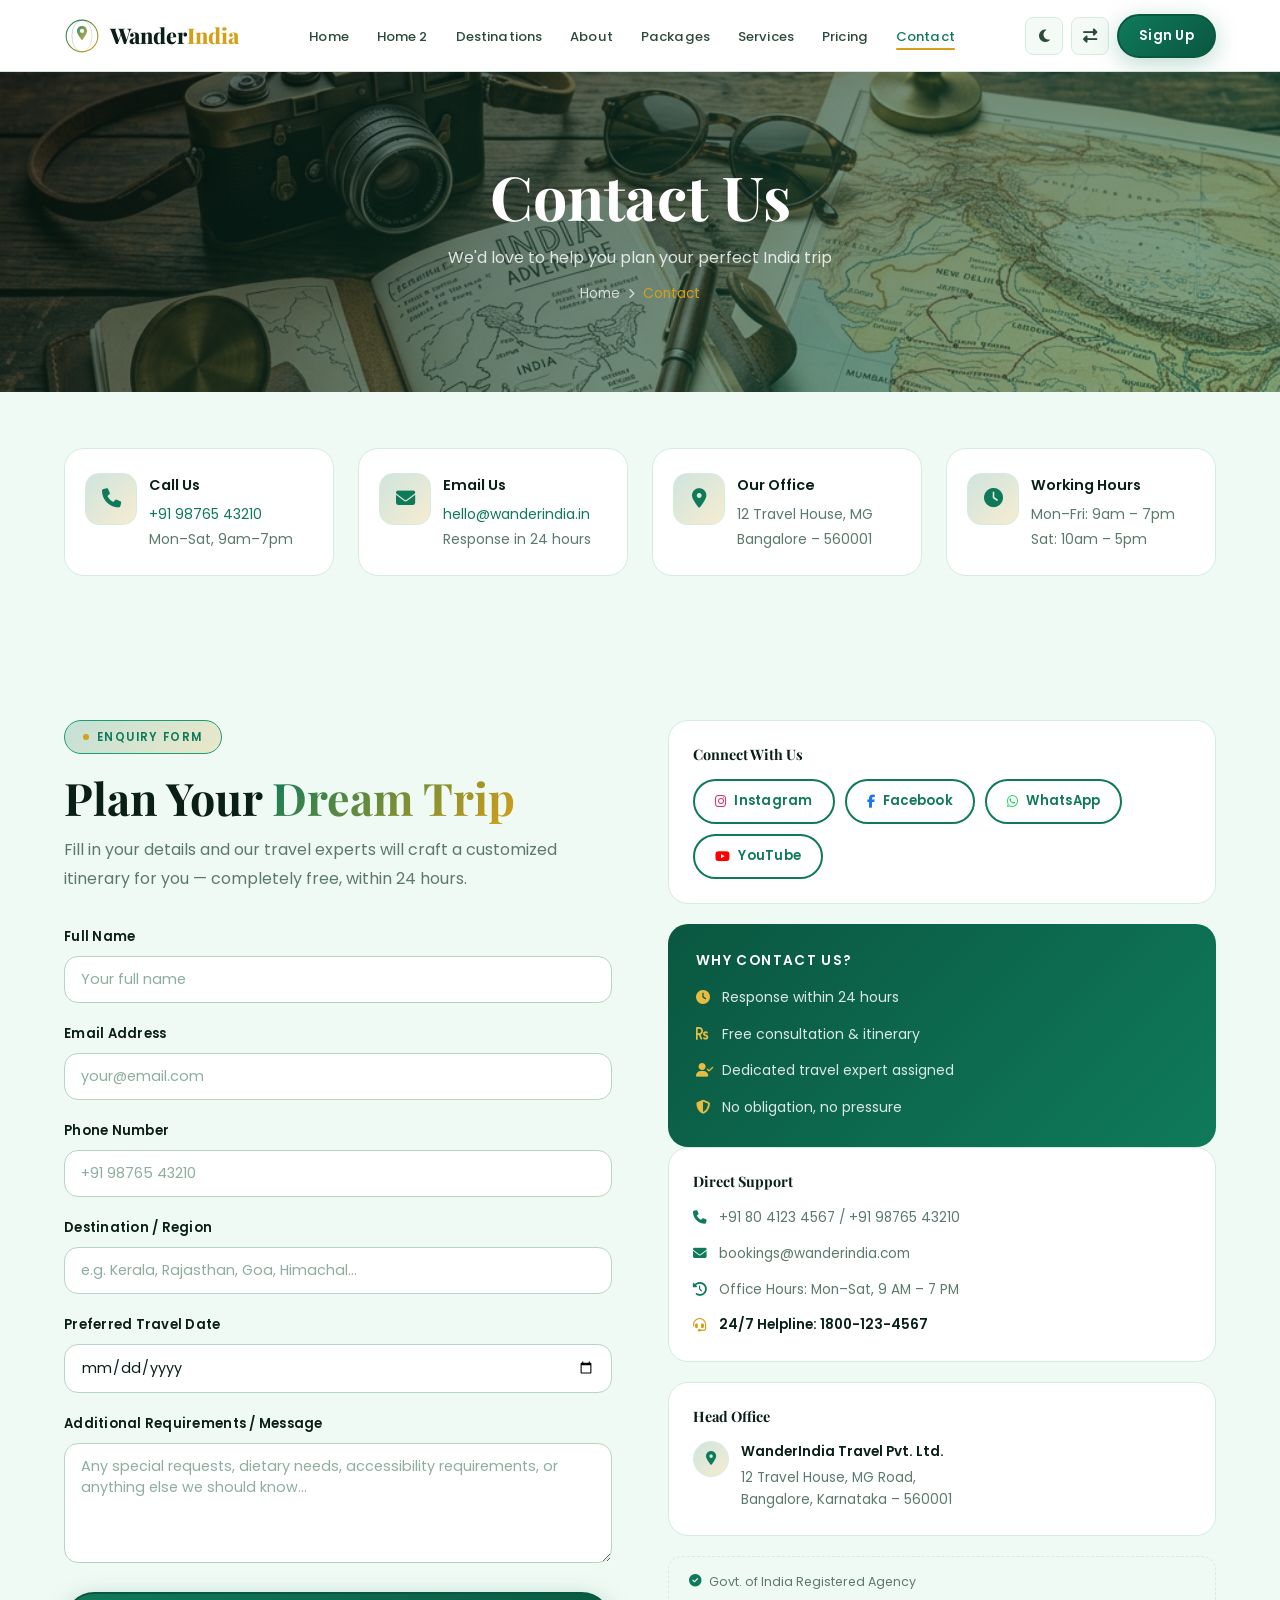
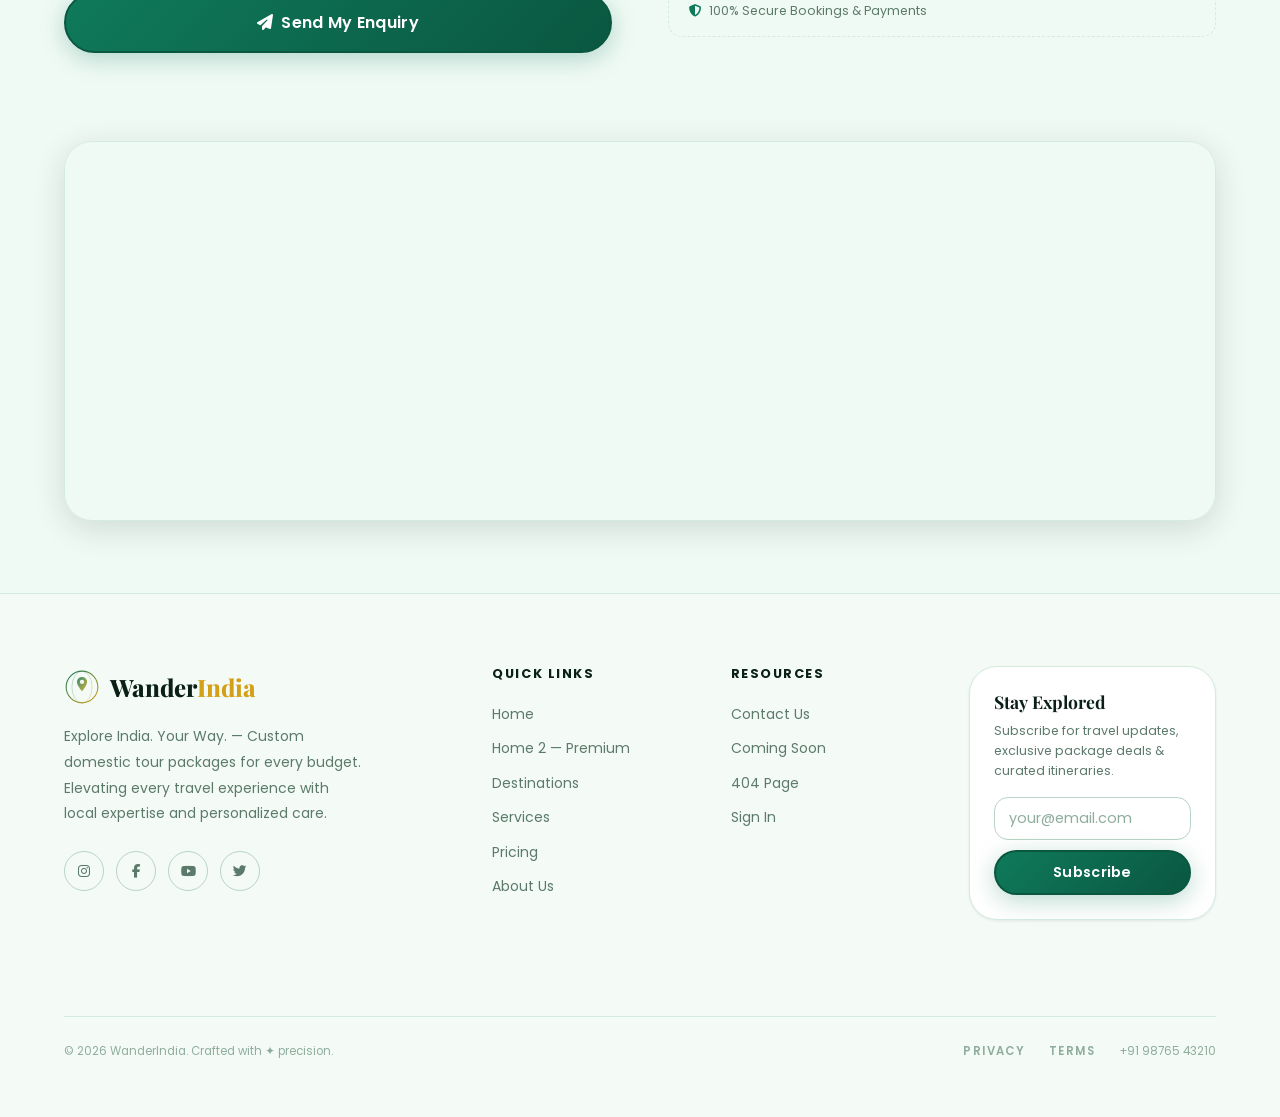
<file: contact.html>
<!DOCTYPE html>
<html lang="en" dir="ltr">
<head>
    <meta charset="UTF-8">
    <meta name="viewport" content="width=device-width, initial-scale=1.0">
    <meta name="description" content="Contact WanderIndia — Plan your dream India trip. Trip customization enquiry form, contact info, and office details. Our travel experts respond within 24 hours.">
    <title>Contact Us | WanderIndia — Plan Your Perfect India Trip</title>
    <link rel="icon" href="data:image/svg+xml,%3Csvg xmlns='http://www.w3.org/2000/svg' viewBox='0 0 100 100' fill='none'%3E%3Ccircle cx='50' cy='50' r='44' stroke='%230F7A5A' stroke-width='3' fill='none'/%3E%3Cpath d='M50 22 C42 22 36 28 36 36 C36 46 50 62 50 62 C50 62 64 46 64 36 C64 28 58 22 50 22Z' fill='%23D4A017'/%3E%3Ccircle cx='50' cy='36' r='6' fill='white'/%3E%3C/svg%3E">
    <link rel="stylesheet" href="https://cdnjs.cloudflare.com/ajax/libs/font-awesome/6.5.1/css/all.min.css">
    <link rel="stylesheet" href="style.css">
    <style>
        .contact-info-card {
            background: var(--surface);
            border: 1px solid var(--border-light);
            border-radius: var(--radius-lg);
            padding: 24px 20px;
            display: flex;
            align-items: flex-start;
            gap: 12px;
            transition: var(--transition);
        }
        .contact-info-card:hover { border-color: var(--primary); transform: translateY(-4px); box-shadow: var(--shadow-md); }
        .contact-info-icon {
            width: 52px; height: 52px;
            border-radius: var(--radius-md);
            background: linear-gradient(135deg, var(--primary-glow), var(--secondary-glow));
            display: flex; align-items: center; justify-content: center;
            color: var(--primary);
            font-size: 1.2rem;
            flex-shrink: 0;
            border: 1px solid var(--border-light);
        }
        .contact-info-title { font-weight: 600; font-size: 0.9rem; color: var(--text-dark); margin-bottom: 4px; }
        .contact-info-value { font-size: 0.875rem; color: var(--text-muted); overflow-wrap: anywhere; }
        .contact-info-value a { color: var(--primary); overflow-wrap: anywhere; }
        .contact-info-value a:hover { color: var(--secondary); }
    </style>
</head>
<body>

<div id="navbar-placeholder"></div>

<main class="page-content">

    <!-- Banner -->
    <div class="page-banner">
        <img src="assets/contact_banner.png" alt="WanderIndia travel planning tools - Contact Us">
        <div class="page-banner-overlay"></div>
        <div class="page-banner-content">
            <h1>Contact Us</h1>
            <p style="color:rgba(255,255,255,0.82);margin-bottom:10px;">We'd love to help you plan your perfect India trip</p>
            <div class="breadcrumb">
                <a href="index.html">Home</a>
                <i class="fas fa-chevron-right" style="font-size:0.65rem;"></i>
                <span>Contact</span>
            </div>
        </div>
    </div>

    <!-- ============================
         CONTACT INFO CARDS
    ============================= -->
    <section class="section-sm" style="padding-top:56px;" id="contact-info-section" aria-label="Contact information">
        <div class="container">
            <div class="grid-4" id="contact-info-grid">
                <div class="contact-info-card animate-on-scroll delay-1" id="ci-phone">
                    <div class="contact-info-icon"><i class="fas fa-phone"></i></div>
                    <div>
                        <div class="contact-info-title">Call Us</div>
                        <div class="contact-info-value">
                            <a href="tel:+919876543210">+91 98765 43210</a><br>
                            <span>Mon–Sat, 9am–7pm</span>
                        </div>
                    </div>
                </div>
                <div class="contact-info-card animate-on-scroll delay-2" id="ci-email">
                    <div class="contact-info-icon"><i class="fas fa-envelope"></i></div>
                    <div>
                        <div class="contact-info-title">Email Us</div>
                        <div class="contact-info-value">
                            <a href="mailto:hello@wanderindia.in">hello@wanderindia.in</a><br>
                            <span>Response in 24 hours</span>
                        </div>
                    </div>
                </div>
                <div class="contact-info-card animate-on-scroll delay-3" id="ci-office">
                    <div class="contact-info-icon"><i class="fas fa-map-marker-alt"></i></div>
                    <div>
                        <div class="contact-info-title">Our Office</div>
                        <div class="contact-info-value">
                            12 Travel House, MG <br>Bangalore – 560001
                        </div>
                    </div>
                </div>
                <div class="contact-info-card animate-on-scroll delay-4" id="ci-hours">
                    <div class="contact-info-icon"><i class="fas fa-clock"></i></div>
                    <div>
                        <div class="contact-info-title">Working Hours</div>
                        <div class="contact-info-value">
                            Mon–Fri: 9am – 7pm<br>
                            Sat: 10am – 5pm<br>
                        </div>
                    </div>
                </div>
            </div>
        </div>
    </section>

    <!-- ============================
         TRIP CUSTOMIZATION FORM + MAP
    ============================= -->
    <section class="section" id="contact-main" aria-label="Contact and enquiry form">
        <div class="container">
            <div class="grid-2" style="gap:56px;align-items:start;">

                <!-- Enquiry Form -->
                <div class="animate-on-scroll fade-left">
                    <div class="section-label"><span class="dot"></span> Enquiry Form</div>
                    <h2 class="section-title" style="margin-bottom:10px;">Plan Your <span class="gradient-text">Dream Trip</span></h2>
                    <p style="color:var(--text-muted);margin-bottom:32px;line-height:1.8;">Fill in your details and our travel experts will craft a customized itinerary for you — completely free, within 24 hours.</p>

                    <form id="contact-form" onsubmit="submitContactForm(event)">
                        <div class="form-group">
                            <label class="form-label" for="cf-name">Full Name</label>
                            <input type="text" id="cf-name" class="form-input" placeholder="Your full name" required>
                        </div>
                        <div class="form-group">
                            <label class="form-label" for="cf-email">Email Address</label>
                            <input type="email" id="cf-email" class="form-input" placeholder="your@email.com" required>
                        </div>
                        <div class="form-group">
                            <label class="form-label" for="cf-phone">Phone Number</label>
                            <input type="tel" id="cf-phone" class="form-input" placeholder="+91 98765 43210" required>
                        </div>
                        <div class="form-group">
                            <label class="form-label" for="cf-destination">Destination / Region</label>
                            <input type="text" id="cf-destination" class="form-input" placeholder="e.g. Kerala, Rajasthan, Goa, Himachal..." required>
                        </div>
                        <div class="form-group">
                            <label class="form-label" for="cf-travel-date">Preferred Travel Date</label>
                            <input type="date" id="cf-travel-date" class="form-input">
                        </div>
                        <div class="form-group">
                            <label class="form-label" for="cf-message">Additional Requirements / Message</label>
                            <textarea id="cf-message" class="form-textarea" rows="4" placeholder="Any special requests, dietary needs, accessibility requirements, or anything else we should know..."></textarea>
                        </div>
                        <button type="submit" class="btn btn-primary btn-full btn-shine btn-lg" id="cf-submit-btn">
                            <i class="fas fa-paper-plane"></i> Send My Enquiry
                        </button>
                        <p id="cf-success" style="display:none;text-align:center;color:var(--success);font-weight:600;margin-top:16px;font-size:0.95rem;padding:14px;background:rgba(34,197,94,0.08);border-radius:var(--radius-md);border:1px solid rgba(34,197,94,0.2);">
                            <i class="fas fa-check-circle"></i> Thank you! Our travel expert will contact you within 24 hours to discuss your dream trip.
                        </p>
                    </form>
                </div>

                <!-- Right Side: Map + Social + Quick Contact -->
                <div class="animate-on-scroll fade-right">


                    <!-- Social Proof -->
                    <div style="background:var(--surface);border:1px solid var(--border-light);border-radius:var(--radius-lg);padding:24px;margin-bottom:20px;">
                        <h4 style="font-size:0.9rem;margin-bottom:16px;color:var(--text-dark);">Connect With Us</h4>
                        <div style="display:flex;flex-wrap:wrap;gap:10px;">
                            <a href="#" class="btn btn-secondary btn-sm" id="contact-ig" style="gap:8px;"><i class="fab fa-instagram" style="color:#E1306C;"></i> Instagram</a>
                            <a href="#" class="btn btn-secondary btn-sm" id="contact-fb" style="gap:8px;"><i class="fab fa-facebook-f" style="color:#1877F2;"></i> Facebook</a>
                            <a href="#" class="btn btn-secondary btn-sm" id="contact-wa" style="gap:8px;"><i class="fab fa-whatsapp" style="color:#25D366;"></i> WhatsApp</a>
                            <a href="#" class="btn btn-secondary btn-sm" id="contact-yt" style="gap:8px;"><i class="fab fa-youtube" style="color:#FF0000;"></i> YouTube</a>
                        </div>
                    </div>

                    <!-- Quick Stats -->
                    <div style="background:linear-gradient(135deg,var(--primary-dark),var(--primary));border-radius:var(--radius-lg);padding:28px;color:#fff;">
                        <h4 style="color:#fff;font-family:'Poppins',sans-serif;font-size:0.85rem;font-weight:600;text-transform:uppercase;letter-spacing:0.1em;margin-bottom:16px;">Why Contact Us?</h4>
                        <div style="display:flex;flex-direction:column;gap:12px;">
                            <div style="display:flex;align-items:center;gap:10px;font-size:0.875rem;color:rgba(255,255,255,0.85);">
                                <i class="fas fa-clock" style="color:var(--secondary-light);width:16px;"></i>
                                Response within 24 hours
                            </div>
                            <div style="display:flex;align-items:center;gap:10px;font-size:0.875rem;color:rgba(255,255,255,0.85);">
                                <i class="fas fa-rupee-sign" style="color:var(--secondary-light);width:16px;"></i>
                                Free consultation & itinerary
                            </div>
                            <div style="display:flex;align-items:center;gap:10px;font-size:0.875rem;color:rgba(255,255,255,0.85);">
                                <i class="fas fa-user-check" style="color:var(--secondary-light);width:16px;"></i>
                                Dedicated travel expert assigned
                            </div>
                            <div style="display:flex;align-items:center;gap:10px;font-size:0.875rem;color:rgba(255,255,255,0.85);">
                                <i class="fas fa-shield-alt" style="color:var(--secondary-light);width:16px;"></i>
                                No obligation, no pressure
                            </div>
                        </div>
                    </div>

                    <!-- Direct Contact Info Card -->
                    <div style="background:var(--surface);border:1px solid var(--border-light);border-radius:var(--radius-lg);padding:24px;" class="animate-on-scroll">
                        <h4 style="font-size:0.9rem;margin-bottom:16px;color:var(--text-dark);">Direct Support</h4>
                        <div style="display:flex;flex-direction:column;gap:12px;font-size:0.85rem;color:var(--text-muted);">
                            <div style="display:flex;align-items:center;gap:10px;">
                                <i class="fas fa-phone" style="color:var(--primary);width:16px;"></i>
                                <span>+91 80 4123 4567 / +91 98765 43210</span>
                            </div>
                            <div style="display:flex;align-items:center;gap:10px;">
                                <i class="fas fa-envelope" style="color:var(--primary);width:16px;"></i>
                                <span>bookings@wanderindia.com</span>
                            </div>
                            <div style="display:flex;align-items:center;gap:10px;">
                                <i class="fas fa-history" style="color:var(--primary);width:16px;"></i>
                                <span>Office Hours: Mon–Sat, 9 AM – 7 PM</span>
                            </div>
                            <div style="display:flex;align-items:center;gap:10px;">
                                <i class="fas fa-headset" style="color:var(--secondary);width:16px;animation:pulse 2s infinite;"></i>
                                <span style="font-weight:600;color:var(--text-dark);">24/7 Helpline: 1800-123-4567</span>
                            </div>
                        </div>
                    </div>

                    <!-- Head Office Address Card -->
                    <div style="background:var(--surface);border:1px solid var(--border-light);border-radius:var(--radius-lg);padding:24px;margin-top:20px;" class="animate-on-scroll">
                        <h4 style="font-size:0.9rem;margin-bottom:16px;color:var(--text-dark);">Head Office</h4>
                        <div style="display:flex;align-items:flex-start;gap:12px;font-size:0.85rem;color:var(--text-muted);line-height:1.6;">
                            <div style="width:36px;height:36px;border-radius:50%;background:linear-gradient(135deg,var(--primary-glow),var(--secondary-glow));border:1px solid var(--border-light);display:flex;align-items:center;justify-content:center;color:var(--primary);flex-shrink:0;">
                                <i class="fas fa-map-marker-alt"></i>
                            </div>
                            <div>
                                <p style="font-weight:600;color:var(--text-dark);margin-bottom:4px;">WanderIndia Travel Pvt. Ltd.</p>
                                <p>12 Travel House, MG Road,<br>Bangalore, Karnataka – 560001</p>
                            </div>
                        </div>
                    </div>

                    <!-- Trust Badges Card -->
                    <div style="background:rgba(255,255,255,0.03);border:1px dashed var(--border-light);border-radius:var(--radius-md);padding:14px 20px;margin-top:20px;display:flex;flex-direction:column;gap:8px;" class="animate-on-scroll">
                        <div style="display:flex;align-items:center;gap:8px;font-size:0.78rem;color:var(--text-muted);">
                            <i class="fas fa-check-circle" style="color:var(--primary);"></i>
                            <span>Govt. of India Registered Agency</span>
                        </div>
                        <div style="display:flex;align-items:center;gap:8px;font-size:0.78rem;color:var(--text-muted);">
                            <i class="fas fa-shield-alt" style="color:var(--primary);"></i>
                            <span>100% Secure Bookings & Payments</span>
                        </div>
                    </div>
                </div>
            </div>
        </div>
    </section>

    <!-- Live Map Section -->
    <section style="padding: 0 0 72px;" class="animate-on-scroll" id="live-map-section">
        <div class="container">
            <div style="border-radius:var(--radius-xl); overflow:hidden; border:1px solid var(--border-light); box-shadow:var(--shadow-lg); height: 380px; width: 100%; position:relative;">
                <iframe 
                    src="https://maps.google.com/maps?q=MG%20Road%20Bangalore&t=&z=14&ie=UTF8&iwloc=&output=embed" 
                    width="100%" 
                    height="100%" 
                    style="border:0;" 
                    allowfullscreen="" 
                    loading="lazy" 
                    referrerpolicy="no-referrer-when-downgrade">
                </iframe>
            </div>
        </div>
    </section>

</main>

<div id="footer-placeholder"></div>
<script>
function submitContactForm(e) {
    e.preventDefault();
    document.getElementById('cf-submit-btn').textContent = 'Sending...';
    setTimeout(() => {
        document.getElementById('contact-form').querySelectorAll('input,select,textarea,button[type=submit]').forEach(el => el.disabled = true);
        document.getElementById('cf-submit-btn').style.display = 'none';
        document.getElementById('cf-success').style.display = 'block';
    }, 800);
}
</script>
<script src="components.js"></script>
<script src="script.js"></script>
</body>
</html>
</file>
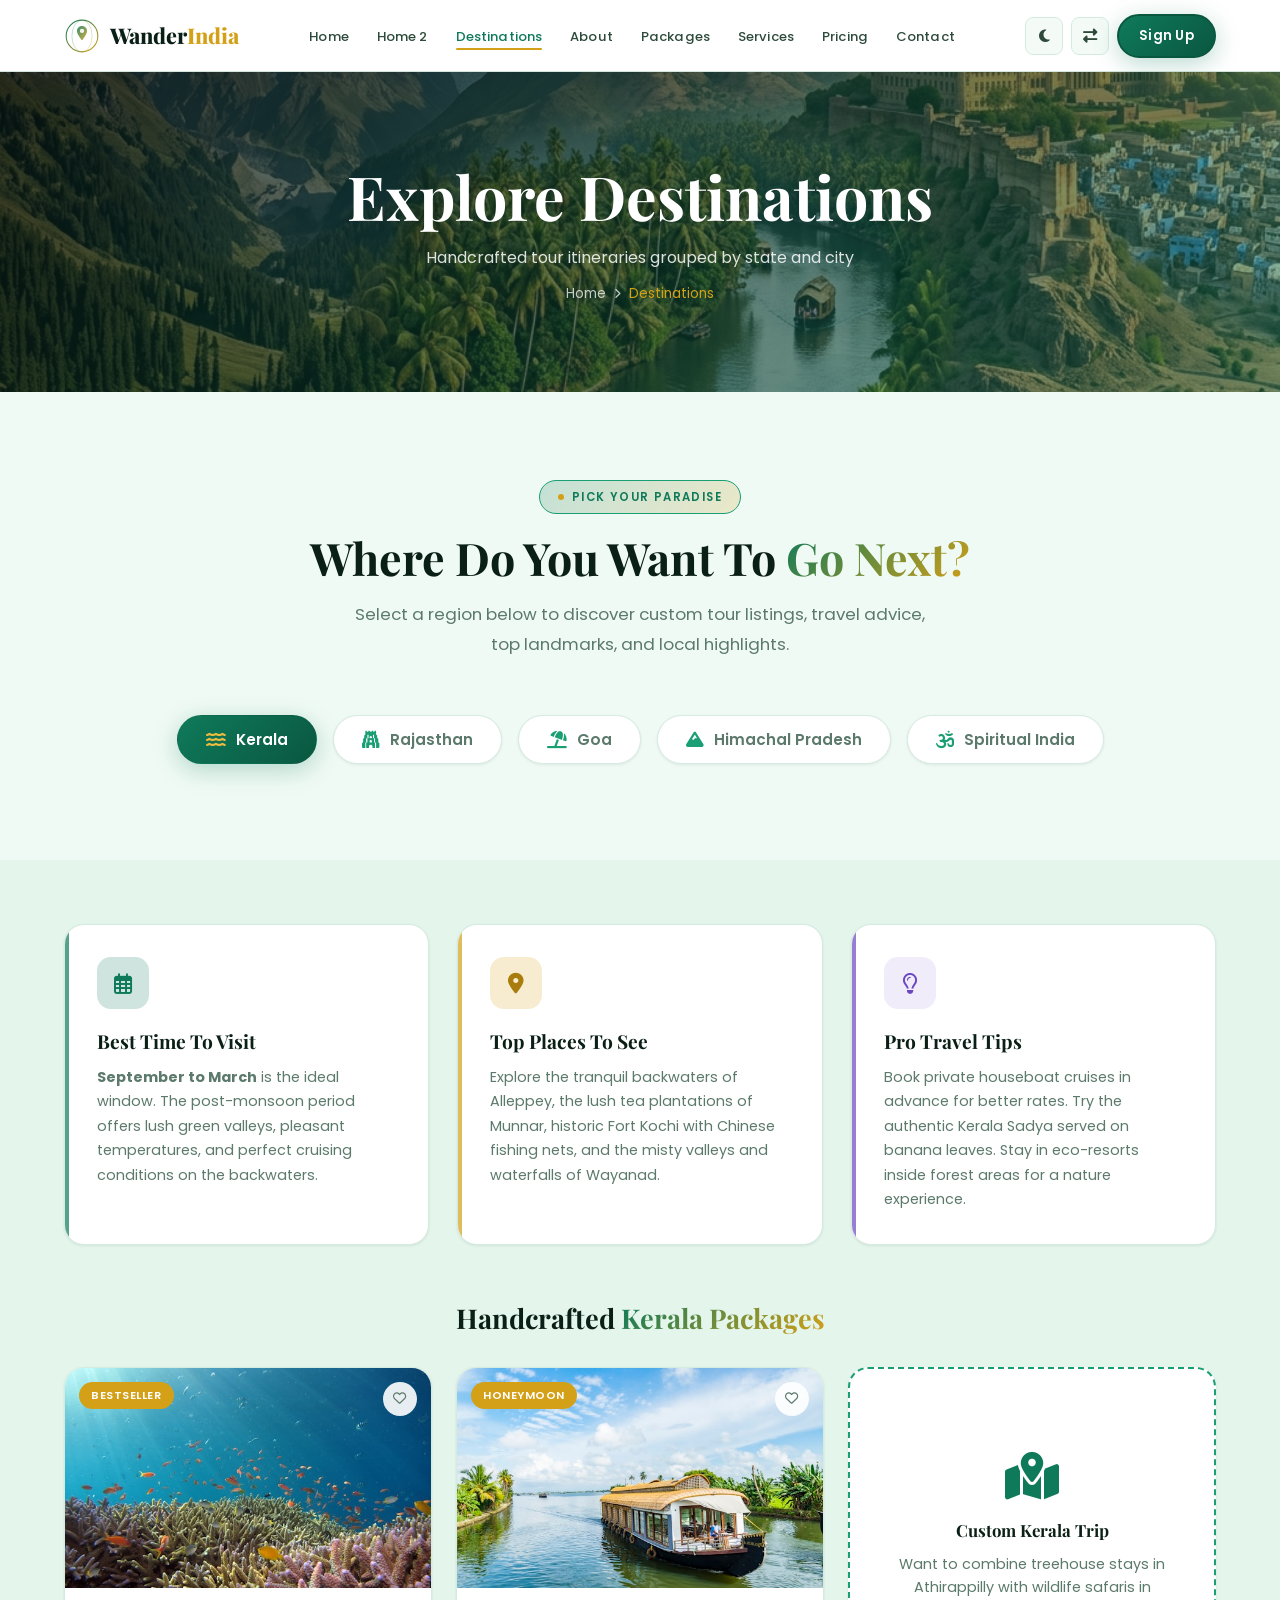
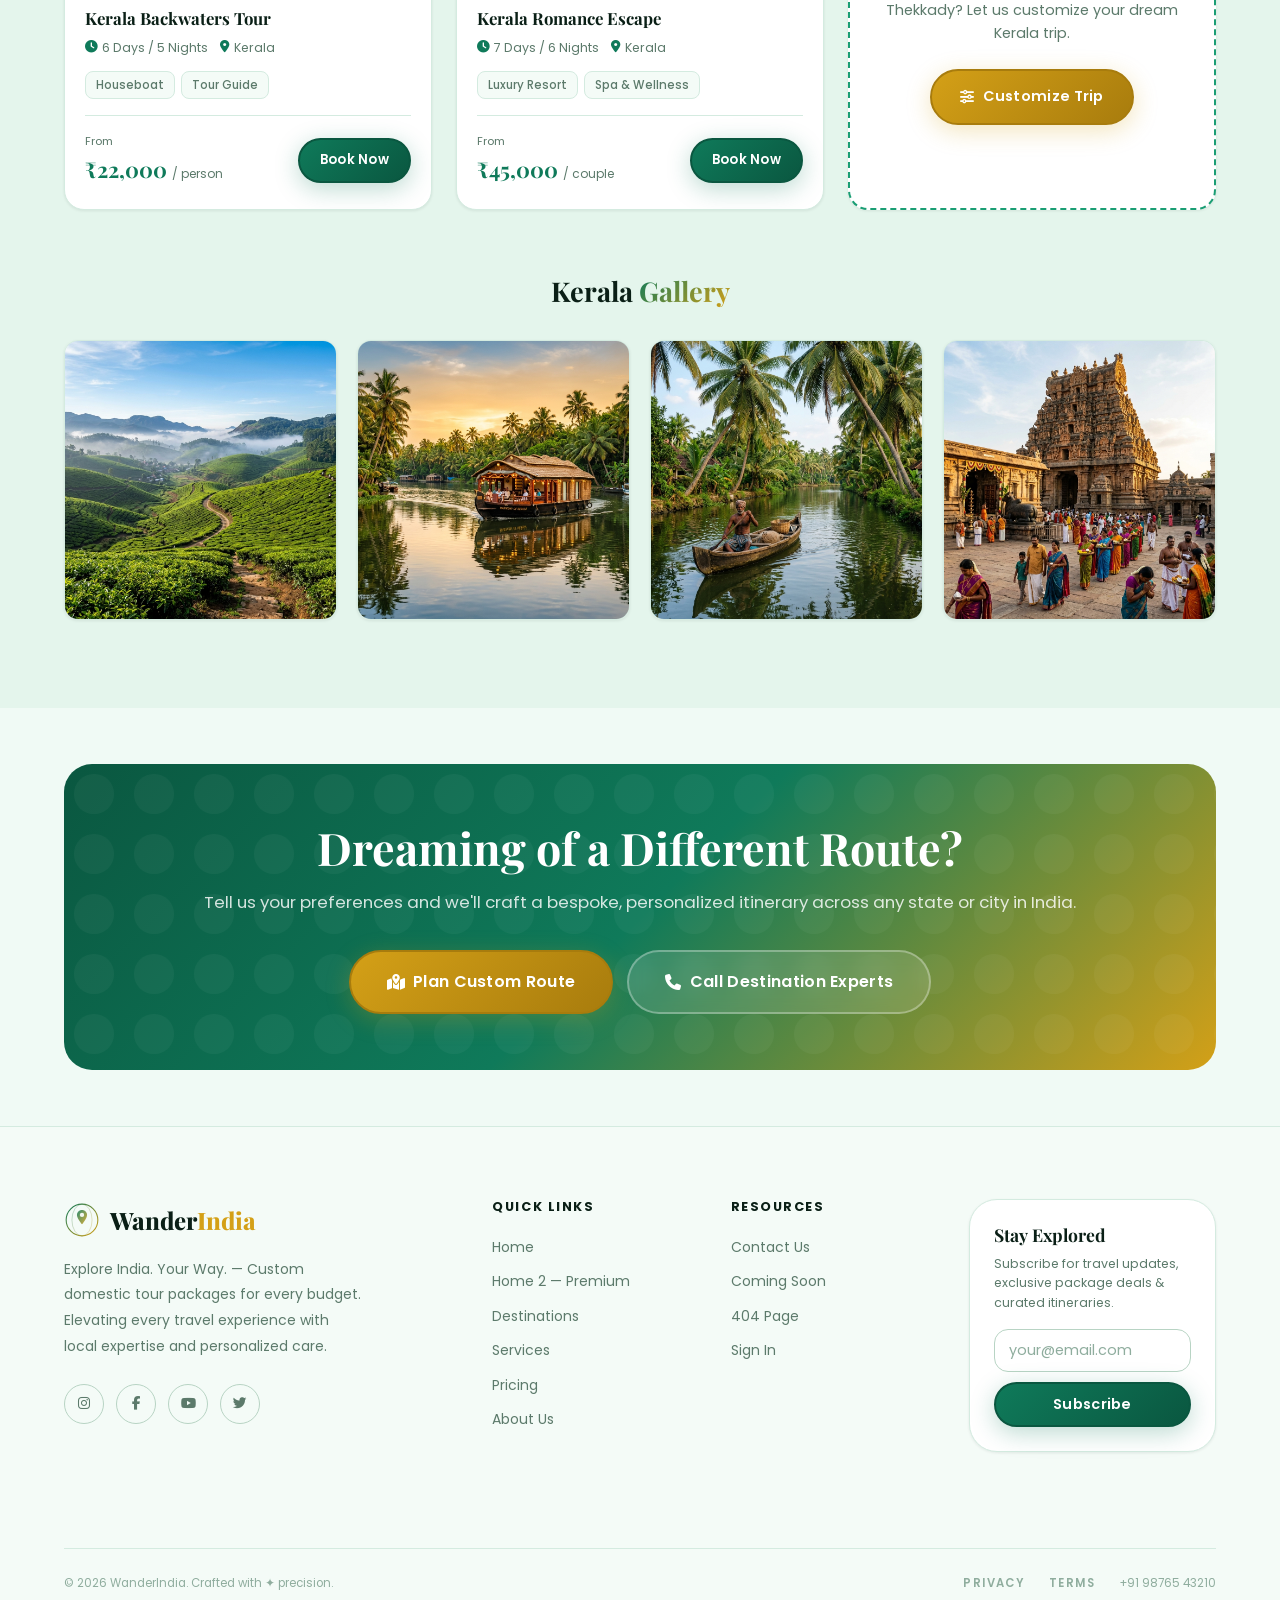
<file: destinations.html>
<!DOCTYPE html>
<html lang="en" dir="ltr">
<head>
    <meta charset="UTF-8">
    <meta name="viewport" content="width=device-width, initial-scale=1.0">
    <meta name="description" content="Explore India's finest destinations with WanderIndia. Browse tour packages grouped by state and city, including Kerala, Rajasthan, Goa, Himachal, Uttarakhand, and Kashmir. Find travel tips and highlights.">
    <title>Destinations | WanderIndia — Explore India Your Way</title>
    <link rel="icon" href="data:image/svg+xml,%3Csvg xmlns='http://www.w3.org/2000/svg' viewBox='0 0 100 100' fill='none'%3E%3Ccircle cx='50' cy='50' r='44' stroke='%230F7A5A' stroke-width='3' fill='none'/%3E%3Cpath d='M50 22 C42 22 36 28 36 36 C36 46 50 62 50 62 C50 62 64 46 64 36 C64 28 58 22 50 22Z' fill='%23D4A017'/%3E%3Ccircle cx='50' cy='36' r='6' fill='white'/%3E%3C/svg%3E">
    <link rel="stylesheet" href="https://cdnjs.cloudflare.com/ajax/libs/font-awesome/6.5.1/css/all.min.css">
    <link rel="stylesheet" href="style.css">
    <style>
        /* Destinations Page Custom Premium Styles */
        .dest-nav-tabs {
            display: flex;
            justify-content: center;
            gap: 16px;
            flex-wrap: wrap;
            margin-bottom: 48px;
        }
        .dest-tab-btn {
            background: var(--surface);
            border: 1px solid var(--border-light);
            padding: 12px 28px;
            border-radius: var(--radius-full);
            font-size: 0.95rem;
            font-weight: 600;
            color: var(--text-muted);
            box-shadow: var(--shadow-sm);
            transition: var(--transition);
            display: flex;
            align-items: center;
            gap: 10px;
        }
        .dest-tab-btn i {
            font-size: 1.1rem;
            color: var(--primary-light);
            transition: var(--transition);
        }
        .dest-tab-btn:hover {
            border-color: var(--primary);
            color: var(--primary);
            transform: translateY(-2px);
            box-shadow: var(--shadow-md);
        }
        .dest-tab-btn.active {
            background: linear-gradient(135deg, var(--primary), var(--primary-dark));
            border-color: transparent;
            color: #fff;
            box-shadow: var(--shadow-primary);
        }
        .dest-tab-btn.active i {
            color: var(--secondary-light);
        }

        /* Highlights Section Card Styles */
        .dest-highlights-grid {
            display: grid;
            grid-template-columns: repeat(3, 1fr);
            gap: 28px;
            margin-bottom: 56px;
        }
        .dest-highlight-card {
            background: var(--surface);
            border: 1px solid var(--border-light);
            border-radius: var(--radius-lg);
            padding: 32px;
            box-shadow: var(--shadow-sm);
            transition: var(--transition);
            position: relative;
            overflow: hidden;
        }
        .dest-highlight-card::before {
            content: '';
            position: absolute;
            top: 0;
            left: 0;
            width: 4px;
            height: 100%;
            background: var(--primary);
            opacity: 0.7;
        }
        .dest-highlight-card.style-2::before {
            background: var(--secondary);
        }
        .dest-highlight-card.style-3::before {
            background: #6B46C1;
        }
        .dest-highlight-card:hover {
            transform: translateY(-5px);
            box-shadow: var(--shadow-lg);
        }
        .dest-highlight-icon {
            width: 52px;
            height: 52px;
            border-radius: var(--radius-md);
            background: var(--primary-glow);
            color: var(--primary);
            display: flex;
            align-items: center;
            justify-content: center;
            font-size: 1.3rem;
            margin-bottom: 20px;
            transition: var(--transition);
        }
        .dest-highlight-card.style-2 .dest-highlight-icon {
            background: var(--secondary-glow);
            color: var(--secondary-dark);
        }
        .dest-highlight-card.style-3 .dest-highlight-icon {
            background: rgba(107, 70, 193, 0.1);
            color: #6B46C1;
        }
        .dest-highlight-card h3 {
            font-size: 1.2rem;
            margin-bottom: 12px;
            color: var(--text-dark);
        }
        .dest-highlight-card p, .dest-highlight-card ul {
            font-size: 0.9rem;
            color: var(--text-muted);
            line-height: 1.7;
        }
        .dest-highlight-card ul {
            padding-left: 18px;
            list-style-type: disc;
        }
        .dest-highlight-card ul li {
            margin-bottom: 8px;
        }

        /* Gallery Grid Styles */
        .dest-gallery {
            margin-top: 56px;
        }
        .dest-gallery-grid {
            display: grid;
            grid-template-columns: repeat(4, 1fr);
            gap: 20px;
        }
        .dest-gallery-item {
            height: 280px;
            border-radius: var(--radius-md);
            overflow: hidden;
            position: relative;
            box-shadow: var(--shadow-sm);
            cursor: pointer;
            transition: var(--transition);
            border: 1px solid var(--border-light);
        }
        .dest-gallery-item img {
            width: 100%;
            height: 100%;
            object-fit: cover;
            transition: transform 0.6s cubic-bezier(0.4, 0, 0.2, 1);
        }
        .dest-gallery-item:hover img {
            transform: scale(1.08);
        }
        .dest-gallery-overlay {
            position: absolute;
            inset: 0;
            background: linear-gradient(to top, rgba(10,31,22,0.8) 0%, transparent 60%);
            display: flex;
            align-items: flex-end;
            padding: 20px;
            opacity: 0;
            transition: var(--transition);
        }
        .dest-gallery-item:hover .dest-gallery-overlay {
            opacity: 1;
        }
        .dest-gallery-overlay span {
            color: #fff;
            font-size: 0.95rem;
            font-weight: 600;
            letter-spacing: 0.02em;
        }

        .dest-content-section {
            display: none;
        }
        .dest-content-section.active {
            display: block;
            animation: fadeIn 0.5s ease;
        }

        @keyframes fadeIn {
            from { opacity: 0; transform: translateY(15px); }
            to { opacity: 1; transform: translateY(0); }
        }

        @media (max-width: 992px) {
            .dest-highlights-grid {
                grid-template-columns: repeat(2, 1fr);
            }
            .dest-gallery-grid {
                grid-template-columns: repeat(2, 1fr);
            }
        }
        @media (max-width: 768px) {
            .dest-highlights-grid {
                grid-template-columns: 1fr;
            }
            .dest-gallery-grid {
                grid-template-columns: 1fr;
            }
            .dest-gallery-item {
                height: 220px;
            }
        }
    </style>
</head>
<body>

<div id="navbar-placeholder"></div>

<main class="page-content">

    <!-- Banner -->
    <div class="page-banner">
        <img src="assets/destinations_hero.png" alt="Panoramic scenic overview of Indian tour destinations - WanderIndia">
        <div class="page-banner-overlay"></div>
        <div class="page-banner-content">
            <h1>Explore Destinations</h1>
            <p style="color:rgba(255,255,255,0.85);margin-bottom:10px;">Handcrafted tour itineraries grouped by state and city</p>
            <div class="breadcrumb">
                <a href="index.html">Home</a>
                <i class="fas fa-chevron-right" style="font-size:0.65rem;"></i>
                <span>Destinations</span>
            </div>
        </div>
    </div>

    <!-- Main Navigation Tabs -->
    <section class="section" style="padding-bottom:48px;" id="destinations-selector-section">
        <div class="container">
            <div class="section-header animate-on-scroll">
                <div class="section-label"><span class="dot"></span> Pick Your Paradise</div>
                <h2 class="section-title">Where Do You Want To <span class="gradient-text">Go Next?</span></h2>
                <p class="section-desc">Select a region below to discover custom tour listings, travel advice, top landmarks, and local highlights.</p>
            </div>

            <!-- Tab Buttons -->
            <div class="dest-nav-tabs animate-on-scroll" id="dest-tabs-container">
                <button class="dest-tab-btn active" data-dest="kerala" id="tab-kerala">
                    <i class="fas fa-water"></i> Kerala
                </button>
                <button class="dest-tab-btn" data-dest="rajasthan" id="tab-rajasthan">
                    <i class="fas fa-gopuram"></i> Rajasthan
                </button>
                <button class="dest-tab-btn" data-dest="goa" id="tab-goa">
                    <i class="fas fa-umbrella-beach"></i> Goa
                </button>
                <button class="dest-tab-btn" data-dest="himachal" id="tab-himachal">
                    <i class="fas fa-mountain"></i> Himachal Pradesh
                </button>
                <button class="dest-tab-btn" data-dest="spiritual" id="tab-spiritual">
                    <i class="fas fa-om"></i> Spiritual India
                </button>
            </div>
        </div>
    </section>

    <!-- Dynamic Destination Content -->
    <section class="section bg-alt" style="padding-top:64px;" id="destinations-content-section" aria-label="Destination details">
        <div class="container">
            
            <!-- ============================
                 KERALA SECTION
            ============================= -->
            <div class="dest-content-section active" id="dest-sec-kerala">
                
                <!-- Highlights Row -->
                <div class="dest-highlights-grid">
                    <div class="dest-highlight-card">
                        <div class="dest-highlight-icon"><i class="far fa-calendar-alt"></i></div>
                        <h3>Best Time To Visit</h3>
                        <p><strong>September to March</strong> is the ideal window. The post-monsoon period offers lush green valleys, pleasant temperatures, and perfect cruising conditions on the backwaters.</p>
                    </div>
                    <div class="dest-highlight-card style-2">
                        <div class="dest-highlight-icon"><i class="fas fa-map-marker-alt"></i></div>
                        <h3>Top Places To See</h3>
                        <p>Explore the tranquil backwaters of Alleppey, the lush tea plantations of Munnar, historic Fort Kochi with Chinese fishing nets, and the misty valleys and waterfalls of Wayanad.</p>
                    </div>
                    <div class="dest-highlight-card style-3">
                        <div class="dest-highlight-icon"><i class="far fa-lightbulb"></i></div>
                        <h3>Pro Travel Tips</h3>
                        <p>Book private houseboat cruises in advance for better rates. Try the authentic Kerala Sadya served on banana leaves. Stay in eco-resorts inside forest areas for a nature experience.</p>
                    </div>
                </div>

                <!-- Tours Row -->
                <h3 class="section-title text-center" style="margin-bottom:32px;">Handcrafted <span class="gradient-text">Kerala Packages</span></h3>
                <div class="grid-3" style="gap:24px; margin-bottom: 64px;">
                    <!-- Card 1 -->
                    <div class="pkg-card">
                        <div class="pkg-card-img">
                            <img src="assets/pkg_kerala_backwaters.jpg" alt="Kerala backwaters boat tour composition">
                            <div class="pkg-card-badge">Bestseller</div>
                            <div class="pkg-card-fav"><i class="far fa-heart"></i></div>
                        </div>
                        <div class="pkg-card-body">
                            <h3 class="pkg-card-title">Kerala Backwaters Tour</h3>
                            <div class="pkg-card-meta">
                                <span><i class="fas fa-clock"></i> 6 Days / 5 Nights</span>
                                <span><i class="fas fa-map-marker-alt"></i> Kerala</span>
                            </div>
                            <div class="pkg-card-includes">
                                <span class="pkg-include-tag">Houseboat</span>
                                <span class="pkg-include-tag">Tour Guide</span>
                            </div>
                            <div class="pkg-card-footer">
                                <div class="pkg-price">
                                    <span class="pkg-price-label">From</span>
                                    <span class="pkg-price-value">₹22,000 <span>/ person</span></span>
                                </div>
                                <a href="contact.html" class="btn btn-primary btn-sm btn-shine" id="kb-book-btn">Book Now</a>
                            </div>
                        </div>
                    </div>

                    <!-- Card 2 -->
                    <div class="pkg-card">
                        <div class="pkg-card-img">
                            <img src="assets/pkg_kerala_honeymoon.jpg" alt="Romantic Munnar and Alleppey honeymoon">
                            <div class="pkg-card-badge" style="background:var(--secondary);">Honeymoon</div>
                            <div class="pkg-card-fav"><i class="far fa-heart"></i></div>
                        </div>
                        <div class="pkg-card-body">
                            <h3 class="pkg-card-title">Kerala Romance Escape</h3>
                            <div class="pkg-card-meta">
                                <span><i class="fas fa-clock"></i> 7 Days / 6 Nights</span>
                                <span><i class="fas fa-map-marker-alt"></i> Kerala</span>
                            </div>
                            <div class="pkg-card-includes">
                                <span class="pkg-include-tag">Luxury Resort</span>
                                <span class="pkg-include-tag">Spa & Wellness</span>
                            </div>
                            <div class="pkg-card-footer">
                                <div class="pkg-price">
                                    <span class="pkg-price-label">From</span>
                                    <span class="pkg-price-value">₹45,000 <span>/ couple</span></span>
                                </div>
                                <a href="contact.html" class="btn btn-primary btn-sm btn-shine" id="kr-book-btn">Book Now</a>
                            </div>
                        </div>
                    </div>

                    <!-- Featured Spot / Custom Card -->
                    <div class="pkg-card" style="display:flex; flex-direction:column; justify-content:center; align-items:center; text-align:center; padding:32px; background:var(--surface); border:2px dashed var(--primary-light);">
                        <i class="fas fa-map-marked-alt" style="font-size:3rem; color:var(--primary); margin-bottom:20px;"></i>
                        <h3 class="pkg-card-title" style="margin-bottom:12px;">Custom Kerala Trip</h3>
                        <p style="color:var(--text-muted); font-size:0.9rem; line-height:1.6; margin-bottom:24px;">Want to combine treehouse stays in Athirappilly with wildlife safaris in Thekkady? Let us customize your dream Kerala trip.</p>
                        <a href="contact.html" class="btn btn-accent btn-shine" id="kc-custom-btn"><i class="fas fa-sliders-h"></i> Customize Trip</a>
                    </div>
                </div>

                <!-- Gallery Grid -->
                <div class="dest-gallery">
                    <h3 class="section-title text-center" style="margin-bottom:32px;">Kerala <span class="gradient-text">Gallery</span></h3>
                    <div class="dest-gallery-grid">
                        <div class="dest-gallery-item">
                            <img src="assets/kerala_tea_gardens.png" alt="Lush rolling tea gardens in Munnar, Kerala">
                            <div class="dest-gallery-overlay"><span>Munnar Tea Gardens</span></div>
                        </div>
                        <div class="dest-gallery-item">
                            <img src="assets/h2_dest_kerala_new.png" alt="Tranquil backwaters houseboat cruise">
                            <div class="dest-gallery-overlay"><span>Alleppey Houseboat</span></div>
                        </div>
                        <div class="dest-gallery-item">
                            <img src="assets/kerala_canals.png" alt="Local canoe rowing through narrow canals">
                            <div class="dest-gallery-overlay"><span>Narrow Canals</span></div>
                        </div>
                        <div class="dest-gallery-item">
                            <img src="assets/gallery_south.png" alt="Beautiful South India landscape and temples">
                            <div class="dest-gallery-overlay"><span>Tropical Greenery</span></div>
                        </div>
                    </div>
                </div>

            </div>

            <!-- ============================
                 RAJASTHAN SECTION
            ============================= -->
            <div class="dest-content-section" id="dest-sec-rajasthan">
                
                <!-- Highlights Row -->
                <div class="dest-highlights-grid">
                    <div class="dest-highlight-card">
                        <div class="dest-highlight-icon"><i class="far fa-calendar-alt"></i></div>
                        <h3>Best Time To Visit</h3>
                        <p><strong>October to March</strong>. Winters are beautiful in Rajasthan with cool nights and warm, sunny days. Ideal for camel safaris, desert camping, and exploring massive forts without the heat.</p>
                    </div>
                    <div class="dest-highlight-card style-2">
                        <div class="dest-highlight-icon"><i class="fas fa-map-marker-alt"></i></div>
                        <h3>Top Places To See</h3>
                        <p>Visit the magnificent Hawa Mahal and Amer Fort in Jaipur, the romantic Lake Palace in Udaipur, the golden sand dunes of Jaisalmer, and the towering Mehrangarh Fort in Jodhpur.</p>
                    </div>
                    <div class="dest-highlight-card style-3">
                        <div class="dest-highlight-icon"><i class="far fa-lightbulb"></i></div>
                        <h3>Pro Travel Tips</h3>
                        <p>Hire government-approved guides at forts to hear the fascinating royal histories. Jaisalmer desert camps are a must-try for folk dances. Carry for temperature drops at night.</p>
                    </div>
                </div>

                <!-- Tours Row -->
                <h3 class="section-title text-center" style="margin-bottom:32px;">Handcrafted <span class="gradient-text">Rajasthan Packages</span></h3>
                <div class="grid-3" style="gap:24px; margin-bottom: 64px;">
                    <!-- Card 1 -->
                    <div class="pkg-card">
                        <div class="pkg-card-img">
                            <img src="assets/pkg_rajasthan.jpg" alt="Majestic palace courtyard in Rajasthan">
                            <div class="pkg-card-badge">Popular</div>
                            <div class="pkg-card-fav"><i class="far fa-heart"></i></div>
                        </div>
                        <div class="pkg-card-body">
                            <h3 class="pkg-card-title">Royal Rajasthan Heritage</h3>
                            <div class="pkg-card-meta">
                                <span><i class="fas fa-clock"></i> 5 Days / 4 Nights</span>
                                <span><i class="fas fa-map-marker-alt"></i> Rajasthan</span>
                            </div>
                            <div class="pkg-card-includes">
                                <span class="pkg-include-tag">Heritage Hotels</span>
                                <span class="pkg-include-tag">Daily Breakfast</span>
                                <span class="pkg-include-tag">Fort Entry Passes</span>
                            </div>
                            <div class="pkg-card-footer">
                                <div class="pkg-price">
                                    <span class="pkg-price-label">From</span>
                                    <span class="pkg-price-value">₹18,999 <span>/ person</span></span>
                                </div>
                                <a href="contact.html" class="btn btn-primary btn-sm btn-shine" id="rr-book-btn">Book Now</a>
                            </div>
                        </div>
                    </div>

                    <!-- Card 2 (Premium Udaipur) -->
                    <div class="pkg-card">
                        <div class="pkg-card-img">
                            <img src="assets/about_premium_resort.png" alt="Luxury lakeside pool in Udaipur">
                            <div class="pkg-card-badge" style="background:var(--secondary);">Signature</div>
                            <div class="pkg-card-fav"><i class="far fa-heart"></i></div>
                        </div>
                        <div class="pkg-card-body">
                            <h3 class="pkg-card-title">Udaipur Royal Luxury</h3>
                            <div class="pkg-card-meta">
                                <span><i class="fas fa-clock"></i> 4 Days / 3 Nights</span>
                                <span><i class="fas fa-map-marker-alt"></i> Udaipur</span>
                            </div>
                            <div class="pkg-card-includes">
                                <span class="pkg-include-tag">5★ Lake Resort</span>
                                <span class="pkg-include-tag">Boat Cruise</span>
                                <span class="pkg-include-tag">Private Transfers</span>
                            </div>
                            <div class="pkg-card-footer">
                                <div class="pkg-price">
                                    <span class="pkg-price-label">From</span>
                                    <span class="pkg-price-value">₹32,500 <span>/ person</span></span>
                                </div>
                                <a href="contact.html" class="btn btn-primary btn-sm btn-shine" id="ru-book-btn">Book Now</a>
                            </div>
                        </div>
                    </div>

                    <!-- Custom Card -->
                    <div class="pkg-card" style="display:flex; flex-direction:column; justify-content:center; align-items:center; text-align:center; padding:32px; background:var(--surface); border:2px dashed var(--primary-light);">
                        <i class="fas fa-crown" style="font-size:3rem; color:var(--secondary); margin-bottom:20px;"></i>
                        <h3 class="pkg-card-title" style="margin-bottom:12px;">Bespoke Royalty</h3>
                        <p style="color:var(--text-muted); font-size:0.9rem; line-height:1.6; margin-bottom:24px;">Want to sleep in the authentic palace suites of Jaipur or ride hot air balloons? Speak to our local travel designers.</p>
                        <a href="contact.html" class="btn btn-accent btn-shine" id="rc-custom-btn"><i class="fas fa-sliders-h"></i> Customize Trip</a>
                    </div>
                </div>

                <!-- Gallery Grid -->
                <div class="dest-gallery">
                    <h3 class="section-title text-center" style="margin-bottom:32px;">Rajasthan <span class="gradient-text">Gallery</span></h3>
                    <div class="dest-gallery-grid">
                        <div class="dest-gallery-item">
                            <img src="assets/dest_rajasthan.png" alt="Mehrangarh Fort towering above Jodhpur">
                            <div class="dest-gallery-overlay"><span>Jodhpur Blue City</span></div>
                        </div>
                        <div class="dest-gallery-item">
                            <img src="assets/h2_dest_rajasthan.png" alt="Beautiful historic palace balcony in Udaipur">
                            <div class="dest-gallery-overlay"><span>Palace Courtyards</span></div>
                        </div>
                        <div class="dest-gallery-item">
                            <img src="assets/dest_rajasthan_dunes.png" alt="Majestic sand dunes in Jaisalmer, Rajasthan">
                            <div class="dest-gallery-overlay"><span>Jaisalmer Dunes</span></div>
                        </div>
                        <div class="dest-gallery-item">
                            <img src="assets/dest_rajasthan_udaipur.png" alt="Udaipur Lake Palace views at sunset">
                            <div class="dest-gallery-overlay"><span>Udaipur Sunset</span></div>
                        </div>
                    </div>
                </div>

            </div>

            <!-- ============================
                 GOA SECTION
            ============================= -->
            <div class="dest-content-section" id="dest-sec-goa">
                
                <!-- Highlights Row -->
                <div class="dest-highlights-grid">
                    <div class="dest-highlight-card">
                        <div class="dest-highlight-icon"><i class="far fa-calendar-alt"></i></div>
                        <h3>Best Time To Visit</h3>
                        <p><strong>November to February</strong> is prime beach weather. The climate is breezy, water sports are fully operational, and shacks are vibrant. October and March are great for quieter vibes.</p>
                    </div>
                    <div class="dest-highlight-card style-2">
                        <div class="dest-highlight-icon"><i class="fas fa-map-marker-alt"></i></div>
                        <h3>Top Places To See</h3>
                        <p>Relax at the peaceful Agonda and Palolem beaches in South Goa, explore the active cliffs of Vagator in North Goa, walk through historic Fontainhas, and witness the roaring Falls.</p>
                    </div>
                    <div class="dest-highlight-card style-3">
                        <div class="dest-highlight-icon"><i class="far fa-lightbulb"></i></div>
                        <h3>Pro Travel Tips</h3>
                        <p>South Goa is perfect for luxury wellness and peaceful beaches. North Goa is the capital of music festivals and night markets. Rent a scooter for cheap, scenic coastal driving.</p>
                    </div>
                </div>

                <!-- Tours Row -->
                <h3 class="section-title text-center" style="margin-bottom:32px;">Handcrafted <span class="gradient-text">Goa Packages</span></h3>
                <div class="grid-3" style="gap:24px; margin-bottom: 64px;">
                    <!-- Card 1 -->
                    <div class="pkg-card">
                        <div class="pkg-card-img">
                            <img src="assets/pkg_goa_luxury.jpg" alt="Luxury Goa beach sunset resort">
                            <div class="pkg-card-badge" style="background:var(--secondary);">Premium</div>
                            <div class="pkg-card-fav"><i class="far fa-heart"></i></div>
                        </div>
                        <div class="pkg-card-body">
                            <h3 class="pkg-card-title">Goa Luxury Getaway</h3>
                            <div class="pkg-card-meta">
                                <span><i class="fas fa-clock"></i> 6 Days / 5 Nights</span>
                                <span><i class="fas fa-map-marker-alt"></i> Goa</span>
                            </div>
                            <div class="pkg-card-includes">
                                <span class="pkg-include-tag">5★ Beach Resort</span>
                                <span class="pkg-include-tag">All Meals</span>
                                <span class="pkg-include-tag">Private Yacht Rental</span>
                            </div>
                            <div class="pkg-card-footer">
                                <div class="pkg-price">
                                    <span class="pkg-price-label">From</span>
                                    <span class="pkg-price-value">₹55,000 <span>/ couple</span></span>
                                </div>
                                <a href="contact.html" class="btn btn-primary btn-sm btn-shine" id="gl-book-btn">Book Now</a>
                            </div>
                        </div>
                    </div>

                    <!-- Card 2 -->
                    <div class="pkg-card">
                        <div class="pkg-card-img">
                            <img src="assets/pkg_goa_party.jpg" alt="Beach party vacation and dynamic coastal scenes in Goa">
                            <div class="pkg-card-badge">Beach Life</div>
                            <div class="pkg-card-fav"><i class="far fa-heart"></i></div>
                        </div>
                        <div class="pkg-card-body">
                            <h3 class="pkg-card-title">Goa Sun & Surf</h3>
                            <div class="pkg-card-meta">
                                <span><i class="fas fa-clock"></i> 4 Days / 3 Nights</span>
                                <span><i class="fas fa-map-marker-alt"></i> Goa</span>
                            </div>
                            <div class="pkg-card-includes">
                                <span class="pkg-include-tag">Beachside Hotel</span>
                                <span class="pkg-include-tag">Scuba & Jet Ski</span>
                                <span class="pkg-include-tag">Airport Pick</span>
                            </div>
                            <div class="pkg-card-footer">
                                <div class="pkg-price">
                                    <span class="pkg-price-label">From</span>
                                    <span class="pkg-price-value">₹12,000 <span>/ person</span></span>
                                </div>
                                <a href="contact.html" class="btn btn-primary btn-sm btn-shine" id="gs-book-btn">Book Now</a>
                            </div>
                        </div>
                    </div>

                    <!-- Custom Card -->
                    <div class="pkg-card" style="display:flex; flex-direction:column; justify-content:center; align-items:center; text-align:center; padding:32px; background:var(--surface); border:2px dashed var(--primary-light);">
                        <i class="fas fa-umbrella-beach" style="font-size:3rem; color:var(--primary); margin-bottom:20px;"></i>
                        <h3 class="pkg-card-title" style="margin-bottom:12px;">Custom Goa Getaway</h3>
                        <p style="color:var(--text-muted); font-size:0.9rem; line-height:1.6; margin-bottom:24px;">Want to book private villas in Candolim or private cruises along Mandovi River? We can make it happen.</p>
                        <a href="contact.html" class="btn btn-accent btn-shine" id="gc-custom-btn"><i class="fas fa-sliders-h"></i> Customize Trip</a>
                    </div>
                </div>

                <!-- Gallery Grid -->
                <div class="dest-gallery">
                    <h3 class="section-title text-center" style="margin-bottom:32px;">Goa <span class="gradient-text">Gallery</span></h3>
                    <div class="dest-gallery-grid">
                        <div class="dest-gallery-item">
                            <img src="assets/dest_goa.png" alt="Breathtaking Goa ocean view">
                            <div class="dest-gallery-overlay"><span>Calangute Beach</span></div>
                        </div>
                        <div class="dest-gallery-item">
                            <img src="assets/h2_dest_goa.png" alt="Sunny sandy shore in Goa">
                            <div class="dest-gallery-overlay"><span>Sandy Shores</span></div>
                        </div>
                        <div class="dest-gallery-item">
                            <img src="assets/dest_goa_fontainhas.png" alt="Colonial colorful houses in Fontainhas Panaji, Goa">
                            <div class="dest-gallery-overlay"><span>Fontainhas Quarter</span></div>
                        </div>
                        <div class="dest-gallery-item">
                            <img src="assets/dest_goa_sunset.png" alt="Sunset at Vagator Beach, Goa">
                            <div class="dest-gallery-overlay"><span>Vagator Sunset</span></div>
                        </div>
                    </div>
                </div>

            </div>

            <!-- ============================
                 HIMACHAL SECTION
            ============================= -->
            <div class="dest-content-section" id="dest-sec-himachal">
                
                <!-- Highlights Row -->
                <div class="dest-highlights-grid">
                    <div class="dest-highlight-card">
                        <div class="dest-highlight-icon"><i class="far fa-calendar-alt"></i></div>
                        <h3>Best Time To Visit</h3>
                        <p><strong>March to June</strong> for pleasant valleys, trekking, and escaping the summer heat. <strong>December to February</strong> for fresh snow, skiing in Solang, and winter wonderland sights.</p>
                    </div>
                    <div class="dest-highlight-card style-2">
                        <div class="dest-highlight-icon"><i class="fas fa-map-marker-alt"></i></div>
                        <h3>Top Places To See</h3>
                        <p>Explore the Mall Road and Jakhoo Temple in Shimla, experience adventure at Solang Valley and Rohtang Pass in Manali, visit monasteries and witness the cold deserts of Spiti.</p>
                    </div>
                    <div class="dest-highlight-card style-3">
                        <div class="dest-highlight-icon"><i class="far fa-lightbulb"></i></div>
                        <h3>Pro Travel Tips</h3>
                        <p>Pack dynamic layers; mountain weather can fluctuate fast. Apply for Rohtang passes weeks in advance as entries are restricted. Drink mineral water to ease altitude acclimatization.</p>
                    </div>
                </div>

                <!-- Tours Row -->
                <h3 class="section-title text-center" style="margin-bottom:32px;">Handcrafted <span class="gradient-text">Himachal Packages</span></h3>
                <div class="grid-3" style="gap:24px; margin-bottom: 64px;">
                    <!-- Card 1 -->
                    <div class="pkg-card">
                        <div class="pkg-card-img">
                            <img src="assets/pkg_manali.jpg" alt="High snow covered passes in Manali">
                            <div class="pkg-card-badge" style="background:#6B46C1;">Adventure</div>
                            <div class="pkg-card-fav"><i class="far fa-heart"></i></div>
                        </div>
                        <div class="pkg-card-body">
                            <h3 class="pkg-card-title">Manali Mountain Trek</h3>
                            <div class="pkg-card-meta">
                                <span><i class="fas fa-clock"></i> 7 Days / 6 Nights</span>
                                <span><i class="fas fa-map-marker-alt"></i> Himachal</span>
                            </div>
                            <div class="pkg-card-includes">
                                <span class="pkg-include-tag">High-End Tent</span>
                                <span class="pkg-include-tag">Guided Trekking</span>
                            </div>
                            <div class="pkg-card-footer">
                                <div class="pkg-price">
                                    <span class="pkg-price-label">From</span>
                                    <span class="pkg-price-value">₹28,500 <span>/ person</span></span>
                                </div>
                                <a href="contact.html" class="btn btn-primary btn-sm btn-shine" id="hm-book-btn">Book Now</a>
                            </div>
                        </div>
                    </div>

                    <!-- Card 2 -->
                    <div class="pkg-card">
                        <div class="pkg-card-img">
                            <img src="assets/dest_himachal.png" alt="Stunning pine valleys in Himachal Pradesh">
                            <div class="pkg-card-badge">Family Fun</div>
                            <div class="pkg-card-fav"><i class="far fa-heart"></i></div>
                        </div>
                        <div class="pkg-card-body">
                            <h3 class="pkg-card-title">Himachal Wonders</h3>
                            <div class="pkg-card-meta">
                                <span><i class="fas fa-clock"></i> 6 Days / 5 Nights</span>
                                <span><i class="fas fa-map-marker-alt"></i> Himachal</span>
                            </div>
                            <div class="pkg-card-includes">
                                <span class="pkg-include-tag">Mountain Resort</span>
                                <span class="pkg-include-tag">Breakfast & Dinner</span>
                            </div>
                            <div class="pkg-card-footer">
                                <div class="pkg-price">
                                    <span class="pkg-price-label">From</span>
                                    <span class="pkg-price-value">₹24,500 <span>/ person</span></span>
                                </div>
                                <a href="contact.html" class="btn btn-primary btn-sm btn-shine" id="hw-book-btn">Book Now</a>
                            </div>
                        </div>
                    </div>

                    <!-- Custom Card -->
                    <div class="pkg-card" style="display:flex; flex-direction:column; justify-content:center; align-items:center; text-align:center; padding:32px; background:var(--surface); border:2px dashed var(--primary-light);">
                        <i class="fas fa-mountain" style="font-size:3rem; color:var(--primary); margin-bottom:20px;"></i>
                        <h3 class="pkg-card-title" style="margin-bottom:12px;">Custom Alpine Trip</h3>
                        <p style="color:var(--text-muted); font-size:0.9rem; line-height:1.6; margin-bottom:24px;">Want to head out on the Kinnaur road loop, or stay in remote wooden cottages in Jibhi? Share your dreams with us.</p>
                        <a href="contact.html" class="btn btn-accent btn-shine" id="hc-custom-btn"><i class="fas fa-sliders-h"></i> Customize Trip</a>
                    </div>
                </div>

                <!-- Gallery Grid -->
                <div class="dest-gallery">
                    <h3 class="section-title text-center" style="margin-bottom:32px;">Himachal <span class="gradient-text">Gallery</span></h3>
                    <div class="dest-gallery-grid">
                        <div class="dest-gallery-item">
                            <img src="assets/dest_himachal_monastery.png" alt="Tibetan Buddhist monastery in McLeod Ganj Dharamshala, Himachal">
                            <div class="dest-gallery-overlay"><span>Dharamshala Monasteries</span></div>
                        </div>
                        <div class="dest-gallery-item">
                            <img src="assets/h2_dest_himachal.png" alt="Lush green pine slopes in Manali">
                            <div class="dest-gallery-overlay"><span>Pine Valleys</span></div>
                        </div>
                        <div class="dest-gallery-item">
                            <img src="assets/dest_manali.png" alt="Winding roads in Rohtang Pass">
                            <div class="dest-gallery-overlay"><span>Rohtang Pass</span></div>
                        </div>
                        <div class="dest-gallery-item">
                            <img src="assets/pkg_himachal.jpg" alt="Beautiful sunset overview over mountain ridges">
                            <div class="dest-gallery-overlay"><span>Solang Slopes</span></div>
                        </div>
                    </div>
                </div>

            </div>

            <!-- ============================
                 SPIRITUAL / CENTRAL INDIA SECTION
            ============================= -->
            <div class="dest-content-section" id="dest-sec-spiritual">
                
                <!-- Highlights Row -->
                <div class="dest-highlights-grid">
                    <div class="dest-highlight-card">
                        <div class="dest-highlight-icon"><i class="far fa-calendar-alt"></i></div>
                        <h3>Best Time To Visit</h3>
                        <p><strong>October to March</strong> is the absolute best time. The temperatures are mild, making it very comfortable to walk along ghats, witness evening prayer rituals, and raft on the Ganges.</p>
                    </div>
                    <div class="dest-highlight-card style-2">
                        <div class="dest-highlight-icon"><i class="fas fa-map-marker-alt"></i></div>
                        <h3>Top Places To See</h3>
                        <p>Witness the sacred Dashashwamedh Ghat in Varanasi, visit the iconic Lakshman Jhula and Beatles Ashram in Rishikesh, attend the Ganga Aarti in Haridwar.</p>
                    </div>
                    <div class="dest-highlight-card style-3">
                        <div class="dest-highlight-icon"><i class="far fa-lightbulb"></i></div>
                        <h3>Pro Travel Tips</h3>
                        <p>Dress conservatively near religious sites. Book early morning boat rides in Varanasi to catch the serene sunrise rituals. Rishikesh is perfect for combining yoga with rafting.</p>
                    </div>
                </div>

                <!-- Tours Row -->
                <h3 class="section-title text-center" style="margin-bottom:32px;">Handcrafted <span class="gradient-text">Spiritual & Kashmir Packages</span></h3>
                <div class="grid-3" style="gap:24px; margin-bottom: 64px;">
                    <!-- Card 1 (Varanasi) -->
                    <div class="pkg-card">
                        <div class="pkg-card-img">
                            <img src="assets/pkg_varanasi.png" alt="Morning prayer chants on Varanasi ghats">
                            <div class="pkg-card-badge">Cultural</div>
                            <div class="pkg-card-fav"><i class="far fa-heart"></i></div>
                        </div>
                        <div class="pkg-card-body">
                            <h3 class="pkg-card-title">Varanasi Spiritual Journey</h3>
                            <div class="pkg-card-meta">
                                <span><i class="fas fa-clock"></i> 5 Days / 4 Nights</span>
                                <span><i class="fas fa-map-marker-alt"></i> Uttar Pradesh</span>
                            </div>
                            <div class="pkg-card-includes">
                                <span class="pkg-include-tag">Ghat Hotel</span>
                                <span class="pkg-include-tag">Morning Boat</span>
                                <span class="pkg-include-tag">Guided Sarnath</span>
                            </div>
                            <div class="pkg-card-footer">
                                <div class="pkg-price">
                                    <span class="pkg-price-label">From</span>
                                    <span class="pkg-price-value">₹14,500 <span>/ person</span></span>
                                </div>
                                <a href="contact.html" class="btn btn-primary btn-sm btn-shine" id="sv-book-btn">Book Now</a>
                            </div>
                        </div>
                    </div>

                    <!-- Card 2 (Rishikesh) -->
                    <div class="pkg-card">
                        <div class="pkg-card-img">
                            <img src="assets/pkg_rishikesh.jpg" alt="Ganges river rafting in Rishikesh valleys">
                            <div class="pkg-card-badge" style="background:#6B46C1;">Adventure</div>
                            <div class="pkg-card-fav"><i class="far fa-heart"></i></div>
                        </div>
                        <div class="pkg-card-body">
                            <h3 class="pkg-card-title">Rishikesh Adrenaline</h3>
                            <div class="pkg-card-meta">
                                <span><i class="fas fa-clock"></i> 4 Days / 3 Nights</span>
                                <span><i class="fas fa-map-marker-alt"></i> Uttarakhand</span>
                            </div>
                            <div class="pkg-card-includes">
                                <span class="pkg-include-tag">Luxury Camp</span>
                                <span class="pkg-include-tag">Rafting Session</span>
                                <span class="pkg-include-tag">Daily Yoga</span>
                            </div>
                            <div class="pkg-card-footer">
                                <div class="pkg-price">
                                    <span class="pkg-price-label">From</span>
                                    <span class="pkg-price-value">₹12,999 <span>/ person</span></span>
                                </div>
                                <a href="contact.html" class="btn btn-primary btn-sm btn-shine" id="sr-book-btn">Book Now</a>
                            </div>
                        </div>
                    </div>

                    <!-- Card 3 (Newly Generated Kashmir Shikara) -->
                    <div class="pkg-card">
                        <div class="pkg-card-img">
                            <img src="assets/dest_kashmir_shikara.png" alt="Luxury wooden shikara on Dal Lake in Kashmir under morning sun">
                            <div class="pkg-card-badge" style="background:var(--secondary);">Exclusive</div>
                            <div class="pkg-card-fav"><i class="far fa-heart"></i></div>
                        </div>
                        <div class="pkg-card-body">
                            <h3 class="pkg-card-title">Heavenly Kashmir Escape</h3>
                            <div class="pkg-card-meta">
                                <span><i class="fas fa-clock"></i> 6 Days / 5 Nights</span>
                                <span><i class="fas fa-map-marker-alt"></i> Kashmir</span>
                            </div>
                            <div class="pkg-card-includes">
                                <span class="pkg-include-tag">Luxury Houseboat</span>
                                <span class="pkg-include-tag">Shikara Cruise</span>
                                <span class="pkg-include-tag">Meals</span>
                            </div>
                            <div class="pkg-card-footer">
                                <div class="pkg-price">
                                    <span class="pkg-price-label">From</span>
                                    <span class="pkg-price-value">₹29,999 <span>/ person</span></span>
                                </div>
                                <a href="contact.html" class="btn btn-primary btn-sm btn-shine" id="sk-book-btn">Book Now</a>
                            </div>
                        </div>
                    </div>
                </div>

                <!-- Gallery Grid -->
                <div class="dest-gallery">
                    <h3 class="section-title text-center" style="margin-bottom:32px;">Spiritual & Scenic <span class="gradient-text">Gallery</span></h3>
                    <div class="dest-gallery-grid">
                        <div class="dest-gallery-item">
                            <img src="assets/dest_varanasi.png" alt="Aarti prayer ceremony along the Varanasi ghats at night">
                            <div class="dest-gallery-overlay"><span>Varanasi Aarti</span></div>
                        </div>
                        <div class="dest-gallery-item">
                            <img src="assets/h2_dest_varanasi_new.png" alt="Ancient temples and historic ghat buildings in Varanasi">
                            <div class="dest-gallery-overlay"><span>Ancient Ghats</span></div>
                        </div>
                        <div class="dest-gallery-item">
                            <img src="assets/dest_kashmir_shikara.png" alt="Scenic wooden houseboats and shikaras floating in Srinagar's Dal Lake">
                            <div class="dest-gallery-overlay"><span>Dal Lake, Kashmir</span></div>
                        </div>
                        <div class="dest-gallery-item">
                            <img src="assets/gallery_northeast.png" alt="Lush mountains and waterfalls of Northeast India">
                            <div class="dest-gallery-overlay"><span>Mountain Rivers</span></div>
                        </div>
                    </div>
                </div>

            </div>

        </div>
    </section>

    <!-- Custom Booking CTA -->
    <section class="section-sm" id="destinations-cta">
        <div class="container">
            <div class="cta-strip animate-on-scroll">
                <h2>Dreaming of a Different Route?</h2>
                <p>Tell us your preferences and we'll craft a bespoke, personalized itinerary across any state or city in India.</p>
                <div class="cta-strip-actions">
                    <a href="contact.html" class="btn btn-accent btn-lg btn-shine" id="dest-custom-btn"><i class="fas fa-map-marked-alt"></i> Plan Custom Route</a>
                    <a href="tel:+919876543210" class="btn btn-ghost btn-lg" id="dest-call-btn"><i class="fas fa-phone"></i> Call Destination Experts</a>
                </div>
            </div>
        </div>
    </section>

</main>

<div id="footer-placeholder"></div>

<script src="components.js"></script>
<script src="script.js"></script>
<script>
    // Tab switching script for Destinations Page
    document.addEventListener('DOMContentLoaded', function() {
        const tabs = document.querySelectorAll('.dest-tab-btn');
        const sections = document.querySelectorAll('.dest-content-section');

        tabs.forEach(tab => {
            tab.addEventListener('click', function() {
                const target = this.dataset.dest;

                // Toggle active tab button
                tabs.forEach(t => t.classList.remove('active'));
                this.classList.add('active');

                // Toggle active content section
                sections.forEach(section => {
                    if (section.id === 'dest-sec-' + target) {
                        section.classList.add('active');
                        // Trigger scroll animations reset for elements inside
                        const animatedElements = section.querySelectorAll('.animate-on-scroll');
                        animatedElements.forEach(el => el.classList.add('visible'));
                    } else {
                        section.classList.remove('active');
                    }
                });
            });
        });
    });
</script>
</body>
</html>
</file>
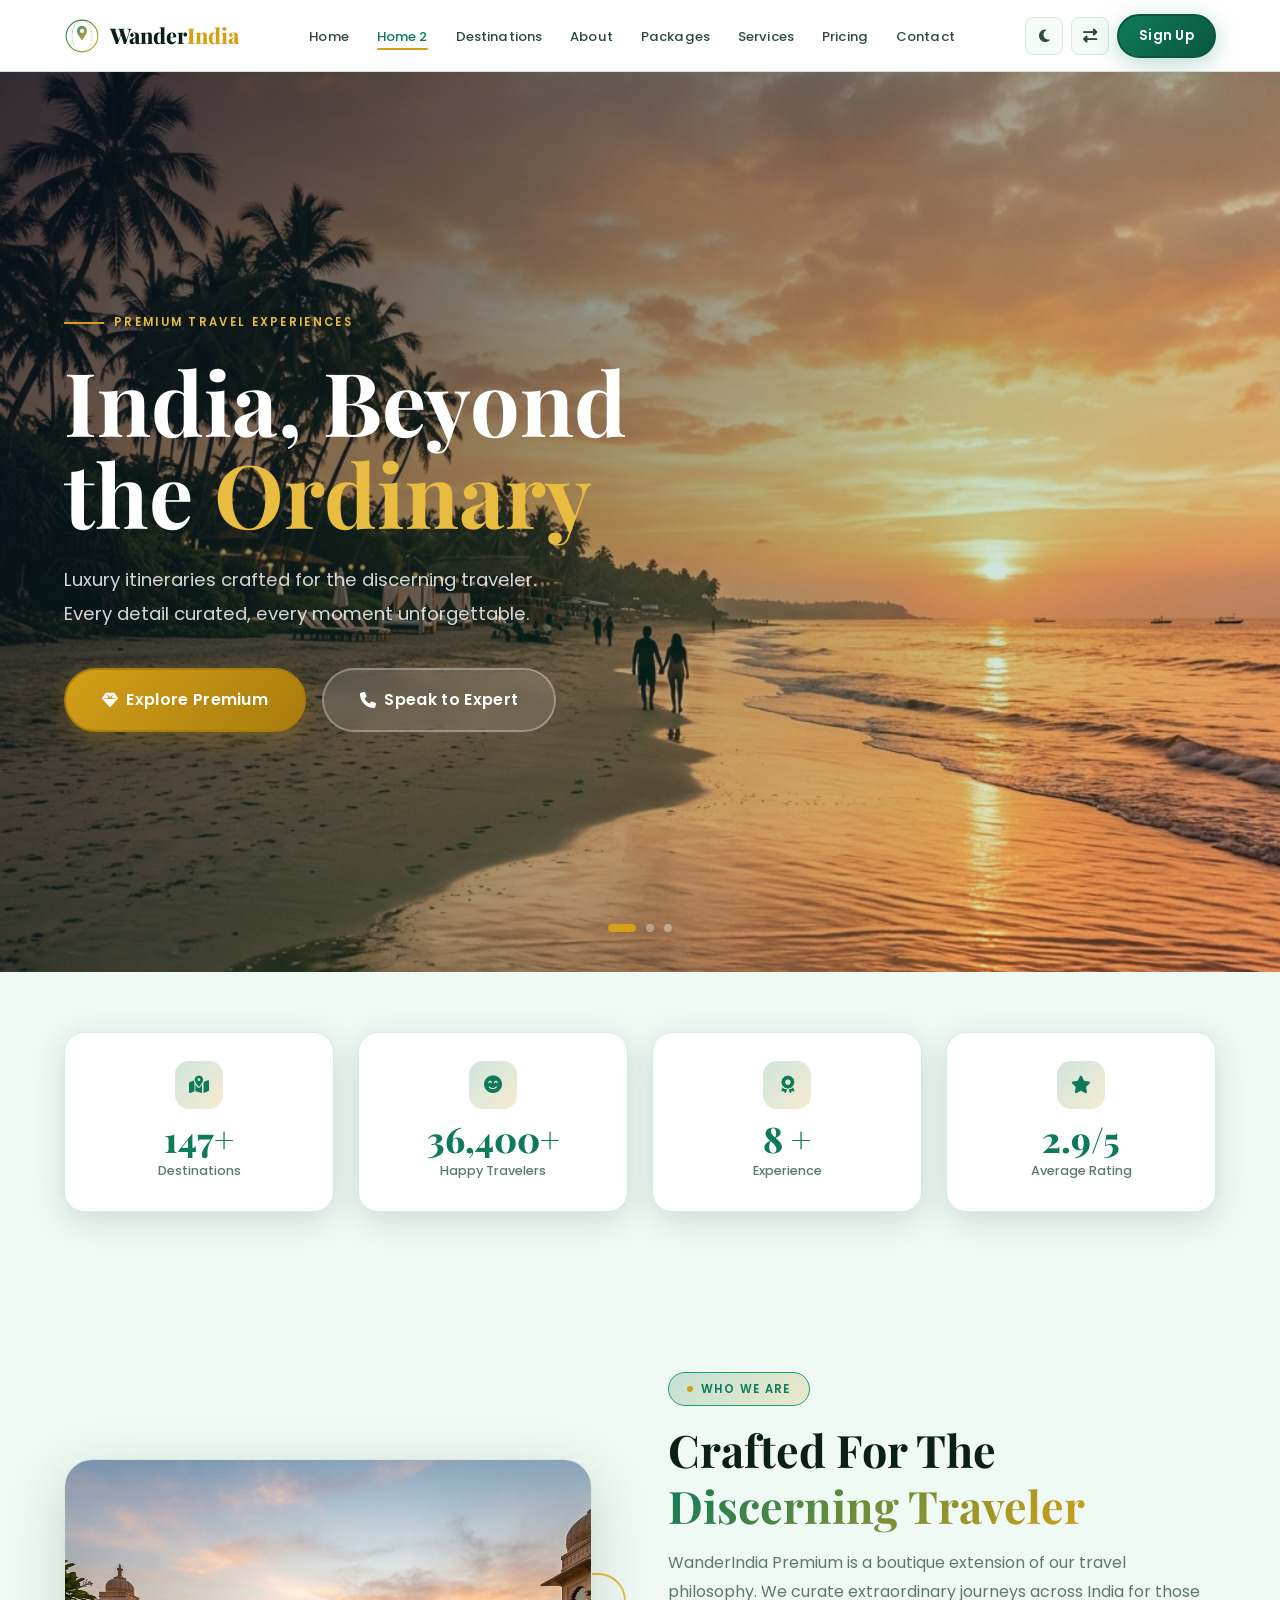
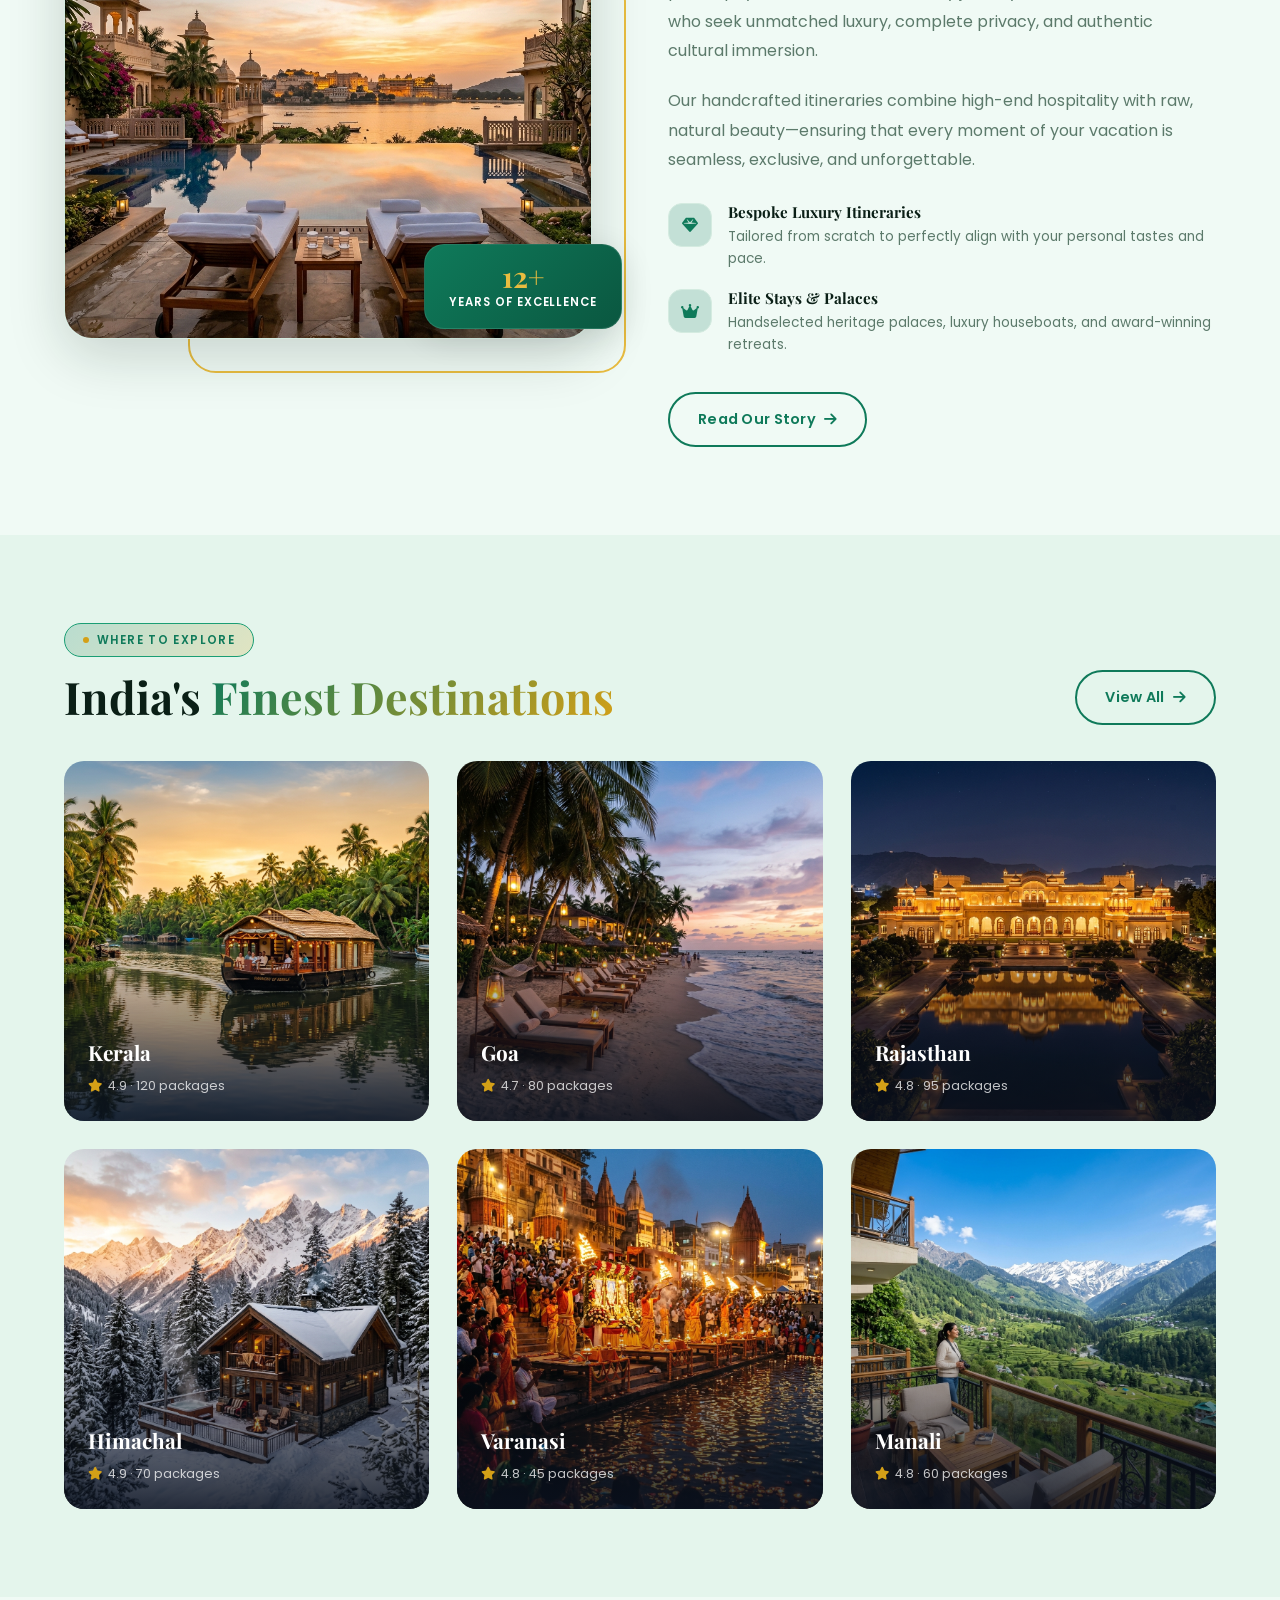
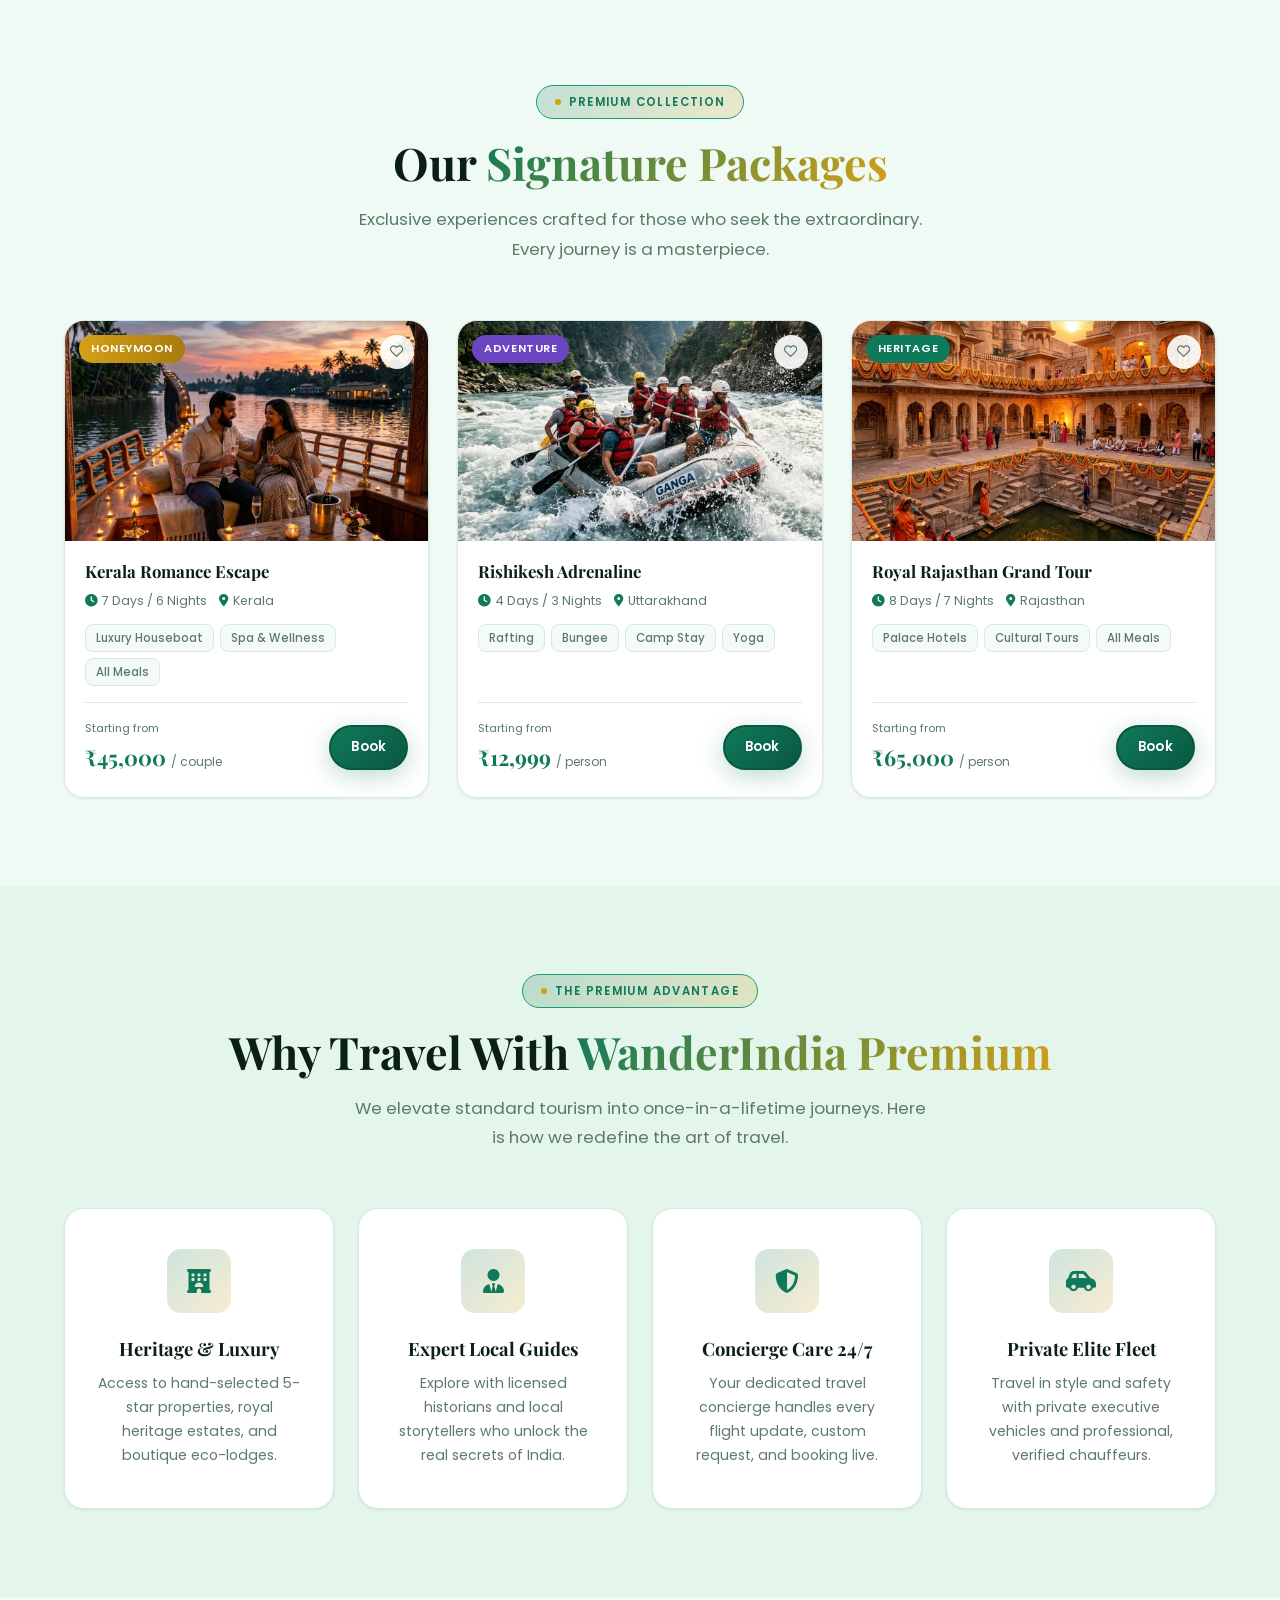
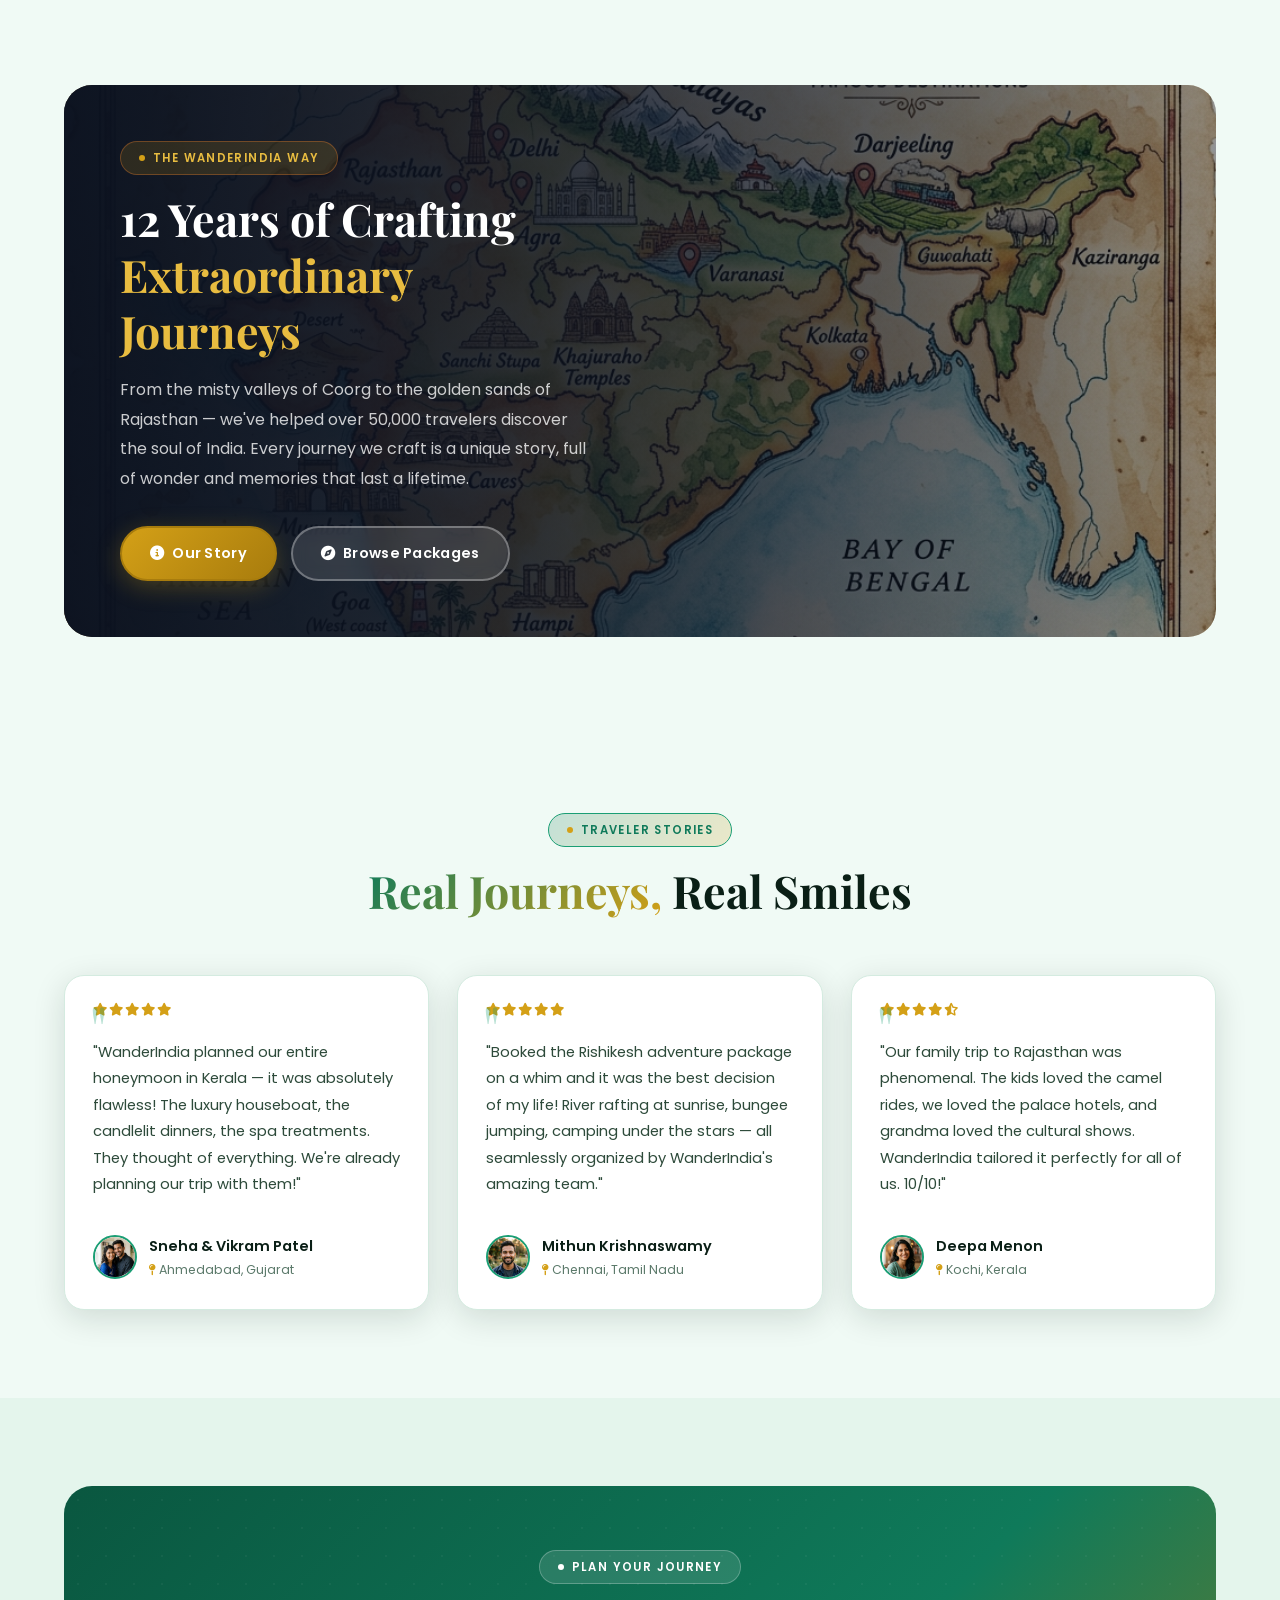
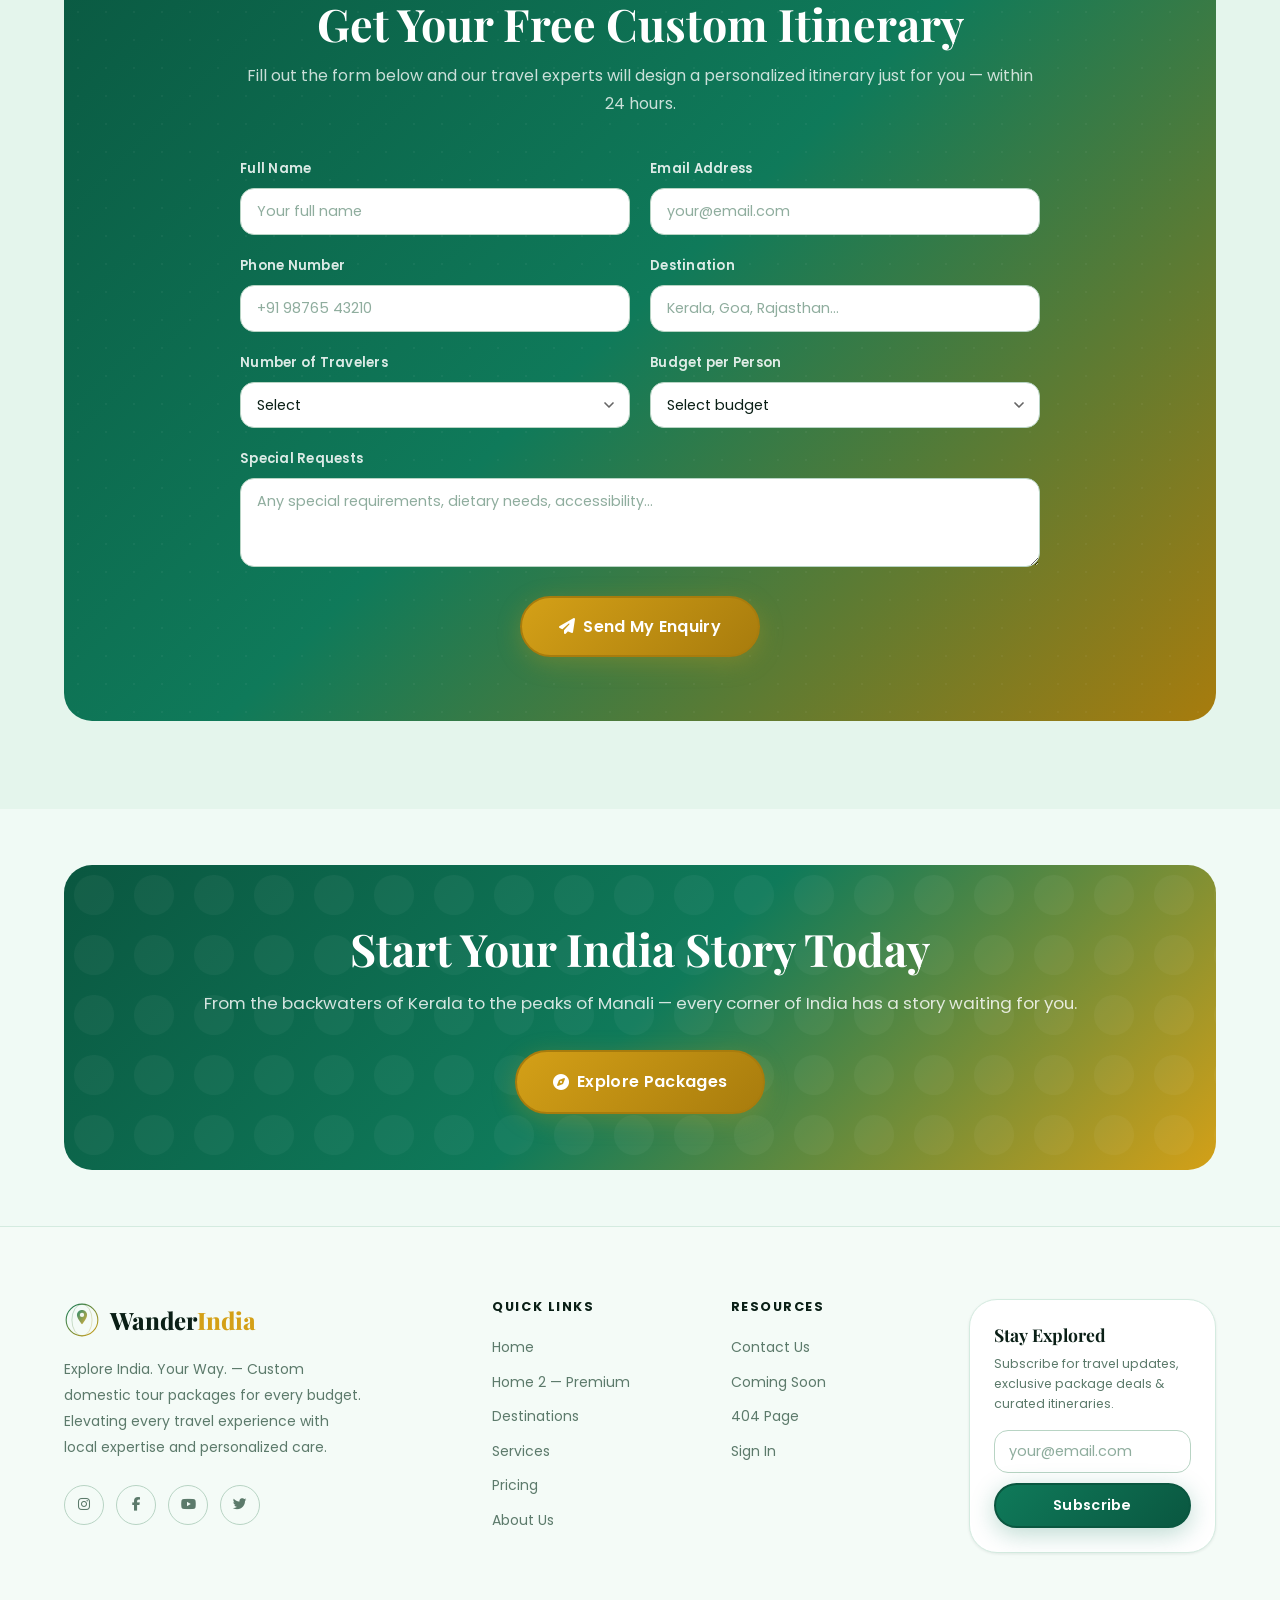
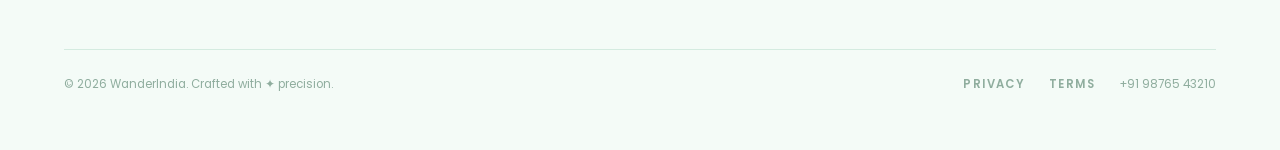
<file: home2.html>
<!DOCTYPE html>
<html lang="en" dir="ltr">
<head>
    <meta charset="UTF-8">
    <meta name="viewport" content="width=device-width, initial-scale=1.0">
    <meta name="description" content="WanderIndia Premium — Immersive travel experiences across India. Luxury packages, exclusive destinations, unforgettable journeys. Explore India in style.">
    <title>WanderIndia Premium — Explore India in Style</title>
    <link rel="icon" href="data:image/svg+xml,%3Csvg xmlns='http://www.w3.org/2000/svg' viewBox='0 0 100 100' fill='none'%3E%3Ccircle cx='50' cy='50' r='44' stroke='%230F7A5A' stroke-width='3' fill='none'/%3E%3Cellipse cx='50' cy='50' rx='28' ry='44' stroke='%230F7A5A' stroke-width='1.5' fill='none' stroke-opacity='0.5'/%3E%3Cpath d='M50 22 C42 22 36 28 36 36 C36 46 50 62 50 62 C50 62 64 46 64 36 C64 28 58 22 50 22Z' fill='%23D4A017'/%3E%3Ccircle cx='50' cy='36' r='6' fill='white'/%3E%3C/svg%3E">
    <link rel="stylesheet" href="https://cdnjs.cloudflare.com/ajax/libs/font-awesome/6.5.1/css/all.min.css">
    <link rel="stylesheet" href="style.css">
    <style>
        /* Home 2 specific styles */
        .h2-hero {
            position: relative;
            height: 100vh;
            min-height: 700px;
            display: flex;
            align-items: center;
            overflow: hidden;
        }
        .h2-hero-slides {
            position: absolute;
            inset: 0;
        }
        .h2-hero-slide {
            position: absolute;
            inset: 0;
            opacity: 0;
            transition: opacity 1.2s ease;
        }
        .h2-hero-slide.active { opacity: 1; }
        .h2-hero-slide img {
            width: 100%; height: 100%;
            object-fit: cover;
            transform: scale(1.05);
            animation: zoomIn 8s ease forwards;
        }
        @keyframes zoomIn {
            from { transform: scale(1.08); }
            to   { transform: scale(1.0); }
        }
        .h2-hero-overlay {
            position: absolute;
            inset: 0;
            background: linear-gradient(135deg, rgba(11,18,32,0.80) 0%, rgba(15,122,90,0.25) 60%, transparent 100%);
        }

        .h2-hero-content {
            position: relative;
            z-index: 2;
            max-width: 700px;
            color: #fff;
        }
        .h2-hero-eyebrow {
            display: flex;
            align-items: center;
            gap: 10px;
            margin-bottom: 22px;
        }
        .h2-hero-eyebrow-line {
            width: 40px;
            height: 2px;
            background: var(--secondary);
        }
        .h2-hero-eyebrow span {
            font-size: 0.72rem;
            font-weight: 600;
            letter-spacing: 0.2em;
            text-transform: uppercase;
            color: var(--secondary-light);
        }
        .h2-slide-indicators {
            position: absolute;
            bottom: 40px;
            left: 50%;
            transform: translateX(-50%);
            display: flex;
            gap: 10px;
            z-index: 3;
        }
        .h2-dot {
            width: 8px; height: 8px;
            border-radius: 4px;
            background: rgba(255,255,255,0.35);
            cursor: pointer;
            transition: all 0.3s ease;
        }
        .h2-dot.active {
            width: 28px;
            background: var(--secondary);
        }

        /* Destinations Grid */
        .scroll-track {
            display: grid;
            grid-template-columns: repeat(3, minmax(0, 1fr));
            gap: 28px;
            padding-bottom: 0;
        }
        .scroll-dest-card {
            width: 100%;
            height: 360px;
            border-radius: var(--radius-lg);
            overflow: hidden;
            position: relative;
            cursor: pointer;
        }
        .scroll-dest-card img {
            width: 100%; height: 100%;
            object-fit: cover;
            transition: transform 0.5s ease;
        }
        .scroll-dest-card:hover img { transform: scale(1.08); }
        .scroll-dest-card-overlay {
            position: absolute;
            inset: 0;
            background: linear-gradient(to top, rgba(11,18,32,0.85) 0%, transparent 55%);
            display: flex;
            flex-direction: column;
            justify-content: flex-end;
            padding: 24px;
        }

        /* Experience section */
        .experience-section {
            position: relative;
            overflow: hidden;
            border-radius: var(--radius-xl);
        }
        .experience-bg {
            position: absolute;
            inset: 0;
        }
        .experience-bg img {
            width: 100%;
            height: 100%;
            object-fit: cover;
        }
        .experience-bg::after {
            content: '';
            position: absolute;
            inset: 0;
            background: linear-gradient(90deg, rgba(11,18,32,0.88) 0%, rgba(11,18,32,0.3) 100%);
        }

        /* Animated stats */
        .h2-stats {
            display: grid;
            grid-template-columns: repeat(4,1fr);
            gap: 24px;
            margin-top: 0;
            position: relative;
            z-index: 10;
        }
        .h2-stat-card {
            background: var(--surface);
            border: 1px solid var(--border-light);
            border-radius: var(--radius-lg);
            padding: 28px 20px;
            text-align: center;
            box-shadow: var(--shadow-lg);
            transition: var(--transition);
        }
        .h2-stat-card:hover { transform: translateY(-5px); }
        .h2-stat-icon {
            width: 48px; height: 48px;
            border-radius: var(--radius-md);
            background: linear-gradient(135deg, var(--primary-glow), var(--secondary-glow));
            display: flex; align-items: center; justify-content: center;
            margin: 0 auto 12px;
            color: var(--primary);
            font-size: 1.1rem;
        }

        .h2-enquiry-form {
            display: grid;
            grid-template-columns: 1fr 1fr;
            gap: 20px;
        }

        @media (max-width: 992px) {
            .scroll-track { grid-template-columns: repeat(2, minmax(0, 1fr)); gap: 20px; }
        }
        @media (max-width: 768px) {
            .h2-stats { grid-template-columns: repeat(2,1fr); margin-top: 0; }
            .scroll-dest-card { height: 280px; }
            .h2-enquiry-form { grid-template-columns: 1fr; }
        }
        @media (max-width: 576px) {
            .scroll-track { grid-template-columns: minmax(0, 1fr); }
            .scroll-dest-card { height: 240px; }
            .h2-stats { grid-template-columns: 1fr 1fr; }
        }

        /* About Us Section styles */
        .h2-about-img-box {
            position: relative;
            padding-right: 20px;
            padding-bottom: 20px;
        }
        .h2-about-img {
            width: 100%;
            height: 480px;
            object-fit: cover;
            border-radius: var(--radius-xl);
            box-shadow: var(--shadow-xl);
            border: 1px solid var(--border-light);
        }
        .h2-about-img-box::before {
            content: '';
            position: absolute;
            bottom: 0;
            right: 0;
            width: 80%;
            height: 80%;
            border: 2px solid var(--secondary-light);
            border-radius: var(--radius-xl);
            z-index: -1;
            transform: translate(14px, 14px);
        }
        .h2-about-badge {
            position: absolute;
            bottom: 30px;
            right: -10px;
            background: linear-gradient(135deg, var(--primary), var(--primary-dark));
            color: #fff;
            padding: 16px 24px;
            border-radius: var(--radius-lg);
            box-shadow: var(--shadow-lg);
            border: 1px solid rgba(255,255,255,0.1);
            text-align: center;
        }
        .h2-about-badge-years {
            font-family: 'Playfair Display', serif;
            font-size: 1.8rem;
            font-weight: 700;
            color: var(--secondary-light);
            line-height: 1.1;
        }
        .h2-about-badge-text {
            font-size: 0.72rem;
            text-transform: uppercase;
            letter-spacing: 0.08em;
            font-weight: 600;
        }
        .h2-about-highlights {
            display: flex;
            flex-direction: column;
            gap: 20px;
            margin-top: 24px;
        }
        .h2-about-highlight-item {
            display: flex;
            gap: 16px;
            align-items: flex-start;
        }
        .h2-about-highlight-icon {
            width: 44px;
            height: 44px;
            border-radius: var(--radius-md);
            background: var(--primary-glow);
            display: flex;
            align-items: center;
            justify-content: center;
            color: var(--primary);
            font-size: 1rem;
            flex-shrink: 0;
            border: 1px solid var(--border-light);
        }
        .h2-about-highlight-item h4 {
            font-size: 0.95rem;
            color: var(--text-dark);
            margin-bottom: 4px;
        }
        .h2-about-highlight-item p {
            font-size: 0.85rem;
            color: var(--text-muted);
            line-height: 1.6;
        }

        /* Why Us Section styles */
        .h2-why-card {
            background: var(--surface);
            border: 1px solid var(--border-light);
            border-radius: var(--radius-lg);
            padding: 40px 30px;
            transition: var(--transition);
            position: relative;
            overflow: hidden;
            display: flex;
            flex-direction: column;
            align-items: center;
            text-align: center;
            box-shadow: var(--shadow-sm);
        }
        .h2-why-card::after {
            content: '';
            position: absolute;
            bottom: 0;
            left: 0;
            width: 100%;
            height: 4px;
            background: linear-gradient(90deg, var(--primary), var(--secondary));
            transform: scaleX(0);
            transform-origin: left;
            transition: var(--transition);
        }
        .h2-why-card:hover {
            transform: translateY(-8px);
            box-shadow: var(--shadow-xl);
            border-color: transparent;
        }
        .h2-why-card:hover::after {
            transform: scaleX(1);
        }
        .h2-why-icon-wrapper {
            width: 64px;
            height: 64px;
            border-radius: var(--radius-md);
            background: linear-gradient(135deg, var(--primary-glow), var(--secondary-glow));
            display: flex;
            align-items: center;
            justify-content: center;
            margin-bottom: 24px;
            color: var(--primary);
            font-size: 1.5rem;
            transition: var(--transition);
        }
        .h2-why-card:hover .h2-why-icon-wrapper {
            background: linear-gradient(135deg, var(--primary), var(--primary-dark));
            color: #fff;
            transform: rotate(10deg) scale(1.05);
            box-shadow: var(--shadow-primary);
        }
        .h2-why-card h3 {
            font-size: 1.15rem;
            margin-bottom: 12px;
            color: var(--text-dark);
        }
        .h2-why-card p {
            font-size: 0.88rem;
            color: var(--text-muted);
            line-height: 1.7;
        }

        @media (max-width: 1024px) {
            #h2-why-grid {
                grid-template-columns: repeat(2, 1fr);
            }
        }
        @media (max-width: 768px) {
            #h2-why-grid {
                grid-template-columns: 1fr;
            }
            .h2-about-img-box {
                margin-bottom: 40px;
                padding-right: 0;
            }
        }
    </style>
</head>
<body>

<div id="navbar-placeholder"></div>

<main class="page-content">

    <!-- ============================
         HERO — SLIDESHOW
    ============================= -->
    <section class="h2-hero" id="h2-hero" aria-label="Hero slideshow">
        <div class="h2-hero-slides" id="h2-slides">
            <div class="h2-hero-slide active" id="slide-1">
                <img src="assets/hero_home2.png" alt="Goa golden hour beach sunset">
            </div>
            <div class="h2-hero-slide" id="slide-2">
                <img src="assets/dest_rajasthan.png" alt="Mehrangarh Fort Rajasthan at sunset">
            </div>
            <div class="h2-hero-slide" id="slide-3">
                <img src="assets/dest_himachal.png" alt="Himachal Pradesh alpine mountains">
            </div>
        </div>
        <div class="h2-hero-overlay"></div>

        <div class="container">
            <div class="h2-hero-content">
                <div class="h2-hero-eyebrow animate-on-scroll">
                    <div class="h2-hero-eyebrow-line"></div>
                    <span>Premium Travel Experiences</span>
                </div>
                <h1 style="color:#fff;font-size:clamp(3rem,7vw,5.5rem);line-height:1.05;margin-bottom:24px;" class="animate-on-scroll delay-1">
                    India, Beyond<br>the <span style="color:var(--secondary-light);">Ordinary</span>
                </h1>
                <p style="font-size:1.15rem;color:rgba(255,255,255,0.82);max-width:520px;margin-bottom:36px;line-height:1.85;" class="animate-on-scroll delay-2">
                    Luxury itineraries crafted for the discerning traveler. Every detail curated, every moment unforgettable.
                </p>
                <div style="display:flex;gap:16px;flex-wrap:wrap;" class="animate-on-scroll delay-3">
                    <a href="packages.html" class="btn btn-accent btn-lg btn-shine" id="h2-packages-btn">
                        <i class="fas fa-gem"></i> Explore Premium
                    </a>
                    <a href="contact.html" class="btn btn-ghost btn-lg" id="h2-contact-btn">
                        <i class="fas fa-phone"></i> Speak to Expert
                    </a>
                </div>
            </div>
        </div>

        <!-- Slide Indicators -->
        <div class="h2-slide-indicators" id="slide-indicators">
            <div class="h2-dot active" data-slide="0" onclick="goToSlide(0)"></div>
            <div class="h2-dot" data-slide="1" onclick="goToSlide(1)"></div>
            <div class="h2-dot" data-slide="2" onclick="goToSlide(2)"></div>
        </div>
    </section>

    <!-- ============================
         ANIMATED STATS
    ============================= -->
    <section style="padding:60px 0 72px;" id="h2-stats-section">
        <div class="container">
            <div class="h2-stats">
                <div class="h2-stat-card animate-on-scroll delay-1" id="h2-stat-1">
                    <div class="h2-stat-icon"><i class="fas fa-map-marked-alt"></i></div>
                    <div class="stat-number" data-count="200" data-suffix="+">0+</div>
                    <div class="stat-label">Destinations</div>
                </div>
                <div class="h2-stat-card animate-on-scroll delay-2" id="h2-stat-2">
                    <div class="h2-stat-icon"><i class="fas fa-smile-beam"></i></div>
                    <div class="stat-number" data-count="50000" data-suffix="+">0+</div>
                    <div class="stat-label">Happy Travelers</div>
                </div>
                <div class="h2-stat-card animate-on-scroll delay-3" id="h2-stat-3">
                    <div class="h2-stat-icon"><i class="fas fa-award"></i></div>
                    <div class="stat-number" data-count="12" data-suffix=" +">0 </div>
                    <div class="stat-label"> Experience</div>
                </div>
                <div class="h2-stat-card animate-on-scroll delay-4" id="h2-stat-4">
                    <div class="h2-stat-icon"><i class="fas fa-star"></i></div>
                    <div class="stat-number" data-count="4" data-suffix=".9/5">0</div>
                    <div class="stat-label">Average Rating</div>
                </div>
            </div>
        </div>
    </section>

    <!-- ============================
         ABOUT US
    ============================= -->
    <section class="section" id="h2-about-us" aria-label="About WanderIndia Premium">
        <div class="container">
            <div class="grid-2" style="gap:56px; align-items:center;">
                <div class="animate-on-scroll">
                    <div class="h2-about-img-box">
                        <img src="assets/about_premium_resort.png" alt="WanderIndia premium resort composition" class="h2-about-img">
                        <div class="h2-about-badge">
                            <div class="h2-about-badge-years">12+</div>
                            <div class="h2-about-badge-text">Years of Excellence</div>
                        </div>
                    </div>
                </div>
                <div class="animate-on-scroll">
                    <div class="section-label">
                        <span class="dot"></span> Who We Are
                    </div>
                    <h2 class="section-title">Crafted For The <span class="gradient-text">Discerning Traveler</span></h2>
                    <p style="color:var(--text-muted); line-height:1.85; margin-bottom:20px;">
                        WanderIndia Premium is a boutique extension of our travel philosophy. We curate extraordinary journeys across India for those who seek unmatched luxury, complete privacy, and authentic cultural immersion.
                    </p>
                    <p style="color:var(--text-muted); line-height:1.85; margin-bottom:28px;">
                        Our handcrafted itineraries combine high-end hospitality with raw, natural beauty—ensuring that every moment of your vacation is seamless, exclusive, and unforgettable.
                    </p>
                    <div class="h2-about-highlights">
                        <div class="h2-about-highlight-item">
                            <div class="h2-about-highlight-icon"><i class="fas fa-gem"></i></div>
                            <div>
                                <h4>Bespoke Luxury Itineraries</h4>
                                <p>Tailored from scratch to perfectly align with your personal tastes and pace.</p>
                            </div>
                        </div>
                        <div class="h2-about-highlight-item">
                            <div class="h2-about-highlight-icon"><i class="fas fa-crown"></i></div>
                            <div>
                                <h4>Elite Stays & Palaces</h4>
                                <p>Handselected heritage palaces, luxury houseboats, and award-winning retreats.</p>
                            </div>
                        </div>
                    </div>
                    <div style="margin-top:36px;">
                        <a href="about.html" class="btn btn-secondary" id="h2-about-learn-more">
                            Read Our Story <i class="fas fa-arrow-right"></i>
                        </a>
                    </div>
                </div>
            </div>
        </div>
    </section>

    <!-- ============================
         DESTINATIONS GRID
    ============================= -->
    <section class="section bg-alt" id="h2-destinations" aria-label="Destinations grid">
        <div class="container">
            <div style="display:flex;align-items:flex-end;justify-content:space-between;margin-bottom:36px;" class="animate-on-scroll">
                <div>
                    <div class="section-label" style="display:inline-flex;margin-bottom:12px;"><span class="dot"></span> Where to Explore</div>
                    <h2 class="section-title" style="margin-bottom:0;">India's <span class="gradient-text">Finest Destinations</span></h2>
                </div>
                <a href="packages.html" class="btn btn-secondary" id="h2-view-all-btn" style="flex-shrink:0;">View All <i class="fas fa-arrow-right"></i></a>
            </div>

            <div class="scroll-track animate-on-scroll" id="scroll-destinations">
                <div class="scroll-dest-card">
                    <img src="assets/h2_dest_kerala_new.png" alt="Kerala backwaters">
                    <div class="scroll-dest-card-overlay">
                        <div class="dest-card-name">Kerala</div>
                        <div class="dest-card-meta"><i class="fas fa-star" style="color:var(--secondary);"></i> 4.9 · 120 packages</div>
                    </div>
                </div>
                <div class="scroll-dest-card">
                    <img src="assets/h2_dest_goa.png" alt="Goa beach">
                    <div class="scroll-dest-card-overlay">
                        <div class="dest-card-name">Goa</div>
                        <div class="dest-card-meta"><i class="fas fa-star" style="color:var(--secondary);"></i> 4.7 · 80 packages</div>
                    </div>
                </div>
                <div class="scroll-dest-card">
                    <img src="assets/h2_dest_rajasthan.png" alt="Rajasthan fort">
                    <div class="scroll-dest-card-overlay">
                        <div class="dest-card-name">Rajasthan</div>
                        <div class="dest-card-meta"><i class="fas fa-star" style="color:var(--secondary);"></i> 4.8 · 95 packages</div>
                    </div>
                </div>
                <div class="scroll-dest-card">
                    <img src="assets/h2_dest_himachal.png" alt="Himachal mountains">
                    <div class="scroll-dest-card-overlay">
                        <div class="dest-card-name">Himachal</div>
                        <div class="dest-card-meta"><i class="fas fa-star" style="color:var(--secondary);"></i> 4.9 · 70 packages</div>
                    </div>
                </div>
                <div class="scroll-dest-card">
                    <img src="assets/h2_dest_varanasi_new.png" alt="Varanasi ghats">
                    <div class="scroll-dest-card-overlay">
                        <div class="dest-card-name">Varanasi</div>
                        <div class="dest-card-meta"><i class="fas fa-star" style="color:var(--secondary);"></i> 4.8 · 45 packages</div>
                    </div>
                </div>
                <div class="scroll-dest-card">
                    <img src="assets/h2_dest_manali.png" alt="Manali mountain pass">
                    <div class="scroll-dest-card-overlay">
                        <div class="dest-card-name">Manali</div>
                        <div class="dest-card-meta"><i class="fas fa-star" style="color:var(--secondary);"></i> 4.8 · 60 packages</div>
                    </div>
                </div>
            </div>
        </div>
    </section>

    <!-- ============================
         PREMIUM PACKAGES
    ============================= -->
    <section class="section" id="h2-packages" aria-label="Premium packages">
        <div class="container">
            <div class="section-header animate-on-scroll">
                <div class="section-label"><span class="dot"></span> Premium Collection</div>
                <h2 class="section-title">Our <span class="gradient-text">Signature Packages</span></h2>
                <p class="section-desc">Exclusive experiences crafted for those who seek the extraordinary. Every journey is a masterpiece.</p>
            </div>

            <div class="grid-3" id="h2-pkg-grid">
                <!-- Package 1: Honeymoon -->
                <div class="pkg-card animate-on-scroll delay-1" id="h2-pkg-1">
                    <div class="pkg-card-img">
                        <img src="assets/h2_pkg_honeymoon.png" alt="Kerala romantic honeymoon houseboat">
                        <div class="pkg-card-badge" style="background:linear-gradient(90deg,#D4A017,#A87C0D);">Honeymoon</div>
                        <div class="pkg-card-fav"><i class="far fa-heart"></i></div>
                    </div>
                    <div class="pkg-card-body">
                        <h3 class="pkg-card-title">Kerala Romance Escape</h3>
                        <div class="pkg-card-meta">
                            <span><i class="fas fa-clock"></i> 7 Days / 6 Nights</span>
                            <span><i class="fas fa-map-marker-alt"></i> Kerala</span>
                        </div>
                        <div class="pkg-card-includes">
                            <span class="pkg-include-tag">Luxury Houseboat</span>
                            <span class="pkg-include-tag">Spa & Wellness</span>
                            <span class="pkg-include-tag">All Meals</span>
                        </div>
                        <div class="pkg-card-footer">
                            <div class="pkg-price">
                                <span class="pkg-price-label">Starting from</span>
                                <span class="pkg-price-value">₹45,000 <span>/ couple</span></span>
                            </div>
                            <a href="packages.html" class="btn btn-primary btn-sm btn-shine" id="h2-pkg1-btn">Book</a>
                        </div>
                    </div>
                </div>

                <!-- Package 2: Adventure -->
                <div class="pkg-card animate-on-scroll delay-2" id="h2-pkg-2">
                    <div class="pkg-card-img">
                        <img src="assets/h2_pkg_adventure.png" alt="Rishikesh river rafting adventure">
                        <div class="pkg-card-badge" style="background:#6B46C1;">Adventure</div>
                        <div class="pkg-card-fav"><i class="far fa-heart"></i></div>
                    </div>
                    <div class="pkg-card-body">
                        <h3 class="pkg-card-title">Rishikesh Adrenaline</h3>
                        <div class="pkg-card-meta">
                            <span><i class="fas fa-clock"></i> 4 Days / 3 Nights</span>
                            <span><i class="fas fa-map-marker-alt"></i> Uttarakhand</span>
                        </div>
                        <div class="pkg-card-includes">
                            <span class="pkg-include-tag">Rafting</span>
                            <span class="pkg-include-tag">Bungee</span>
                            <span class="pkg-include-tag">Camp Stay</span>
                            <span class="pkg-include-tag">Yoga</span>
                        </div>
                        <div class="pkg-card-footer">
                            <div class="pkg-price">
                                <span class="pkg-price-label">Starting from</span>
                                <span class="pkg-price-value">₹12,999 <span>/ person</span></span>
                            </div>
                            <a href="packages.html" class="btn btn-primary btn-sm btn-shine" id="h2-pkg2-btn">Book</a>
                        </div>
                    </div>
                </div>

                <!-- Package 3: Heritage -->
                <div class="pkg-card animate-on-scroll delay-3" id="h2-pkg-3">
                    <div class="pkg-card-img">
                        <img src="assets/h2_pkg_heritage.png" alt="Jaipur City Palace cultural heritage tour">
                        <div class="pkg-card-badge" style="background:var(--primary);">Heritage</div>
                        <div class="pkg-card-fav"><i class="far fa-heart"></i></div>
                    </div>
                    <div class="pkg-card-body">
                        <h3 class="pkg-card-title">Royal Rajasthan Grand Tour</h3>
                        <div class="pkg-card-meta">
                            <span><i class="fas fa-clock"></i> 8 Days / 7 Nights</span>
                            <span><i class="fas fa-map-marker-alt"></i> Rajasthan</span>
                        </div>
                        <div class="pkg-card-includes">
                            <span class="pkg-include-tag">Palace Hotels</span>
                            <span class="pkg-include-tag">Cultural Tours</span>
                            <span class="pkg-include-tag">All Meals</span>
                        </div>
                        <div class="pkg-card-footer">
                            <div class="pkg-price">
                                <span class="pkg-price-label">Starting from</span>
                                <span class="pkg-price-value">₹65,000 <span>/ person</span></span>
                            </div>
                            <a href="packages.html" class="btn btn-primary btn-sm btn-shine" id="h2-pkg3-btn">Book</a>
                        </div>
                    </div>
                </div>
            </div>
        </div>
    </section>

    <!-- ============================
         WHY CHOOSE US
    ============================= -->
    <section class="section bg-alt" id="h2-why-us" aria-label="Why Choose WanderIndia Premium">
        <div class="container">
            <div class="section-header animate-on-scroll">
                <div class="section-label"><span class="dot"></span> The Premium Advantage</div>
                <h2 class="section-title">Why Travel With <span class="gradient-text">WanderIndia Premium</span></h2>
                <p class="section-desc">We elevate standard tourism into once-in-a-lifetime journeys. Here is how we redefine the art of travel.</p>
            </div>

            <div class="grid-4" id="h2-why-grid">
                <!-- Card 1 -->
                <div class="h2-why-card animate-on-scroll delay-1">
                    <div class="h2-why-icon-wrapper">
                        <i class="fas fa-hotel"></i>
                    </div>
                    <h3>Heritage & Luxury</h3>
                    <p>Access to hand-selected 5-star properties, royal heritage estates, and boutique eco-lodges.</p>
                </div>

                <!-- Card 2 -->
                <div class="h2-why-card animate-on-scroll delay-2">
                    <div class="h2-why-icon-wrapper">
                        <i class="fas fa-user-tie"></i>
                    </div>
                    <h3>Expert Local Guides</h3>
                    <p>Explore with licensed historians and local storytellers who unlock the real secrets of India.</p>
                </div>

                <!-- Card 3 -->
                <div class="h2-why-card animate-on-scroll delay-3">
                    <div class="h2-why-icon-wrapper">
                        <i class="fas fa-shield-alt"></i>
                    </div>
                    <h3>Concierge Care 24/7</h3>
                    <p>Your dedicated travel concierge handles every flight update, custom request, and booking live.</p>
                </div>

                <!-- Card 4 -->
                <div class="h2-why-card animate-on-scroll delay-4">
                    <div class="h2-why-icon-wrapper">
                        <i class="fas fa-car-side"></i>
                    </div>
                    <h3>Private Elite Fleet</h3>
                    <p>Travel in style and safety with private executive vehicles and professional, verified chauffeurs.</p>
                </div>
            </div>
        </div>
    </section>

    <!-- ============================
         EXPERIENCE SECTION
    ============================= -->
    <section class="section" id="h2-experience" aria-label="Travel experience">
        <div class="container">
            <div style="position:relative;border-radius:var(--radius-xl);overflow:hidden;min-height:480px;display:flex;align-items:center;" class="experience-section animate-on-scroll">
                <div class="experience-bg">
                    <img src="assets/about_story.png" alt="Illustrated India travel map">
                    <div style="position:absolute;inset:0;background:linear-gradient(90deg,rgba(11,18,32,0.90) 0%,rgba(11,18,32,0.5) 55%,rgba(11,18,32,0.2) 100%);"></div>
                </div>
                <div style="position:relative;z-index:1;padding:56px;max-width:580px;">
                    <div class="section-label" style="background:rgba(212,160,23,0.15);border-color:rgba(232,124,43,0.35);color:var(--secondary-light);display:inline-flex;margin-bottom:16px;"><span class="dot"></span> The WanderIndia Way</div>
                    <h2 style="color:#fff;margin-bottom:16px;">12 Years of Crafting<br><span style="color:var(--secondary-light);">Extraordinary Journeys</span></h2>
                    <p style="color:rgba(255,255,255,0.78);font-size:1rem;line-height:1.85;margin-bottom:32px;">From the misty valleys of Coorg to the golden sands of Rajasthan — we've helped over 50,000 travelers discover the soul of India. Every journey we craft is a unique story, full of wonder and memories that last a lifetime.</p>
                    <div style="display:flex;gap:14px;flex-wrap:wrap;">
                        <a href="about.html" class="btn btn-accent btn-shine" id="h2-about-btn">
                            <i class="fas fa-info-circle"></i> Our Story
                        </a>
                        <a href="packages.html" class="btn btn-ghost" id="h2-exp-pkg-btn">
                            <i class="fas fa-compass"></i> Browse Packages
                        </a>
                    </div>
                </div>
            </div>
        </div>
    </section>

    <!-- ============================
         TESTIMONIALS GRID
    ============================= -->
    <section class="section" id="h2-testimonials" aria-label="Testimonials">
        <div class="container">
            <div class="section-header animate-on-scroll">
                <div class="section-label"><span class="dot"></span> Traveler Stories</div>
                <h2 class="section-title"><span class="gradient-text">Real Journeys,</span> Real Smiles</h2>
            </div>
            <div class="grid-3 animate-on-scroll" id="h2-testimonials-grid">
                <div class="testimonial-card" style="box-shadow:var(--shadow-lg);height:100%;display:flex;flex-direction:column;justify-content:space-between;">
                    <div>
                        <div class="testimonial-stars"><i class="fas fa-star"></i><i class="fas fa-star"></i><i class="fas fa-star"></i><i class="fas fa-star"></i><i class="fas fa-star"></i></div>
                        <p class="testimonial-text">"WanderIndia planned our entire honeymoon in Kerala — it was absolutely flawless! The luxury houseboat, the candlelit dinners, the spa treatments. They thought of everything. We're already planning our trip with them!"</p>
                    </div>
                    <div class="testimonial-author" style="margin-top:auto;padding-top:16px;">
                        <img src="assets/avatar_sneha_vikram.png" alt="Sneha & Vikram Patel profile picture" class="testimonial-avatar">
                        <div><div class="testimonial-name">Sneha & Vikram Patel</div><div class="testimonial-location"><i class="fas fa-map-pin" style="color:var(--secondary);font-size:0.7rem;"></i> Ahmedabad, Gujarat</div></div>
                    </div>
                </div>
                <div class="testimonial-card" style="box-shadow:var(--shadow-lg);height:100%;display:flex;flex-direction:column;justify-content:space-between;">
                    <div>
                        <div class="testimonial-stars"><i class="fas fa-star"></i><i class="fas fa-star"></i><i class="fas fa-star"></i><i class="fas fa-star"></i><i class="fas fa-star"></i></div>
                        <p class="testimonial-text">"Booked the Rishikesh adventure package on a whim and it was the best decision of my life! River rafting at sunrise, bungee jumping, camping under the stars — all seamlessly organized by WanderIndia's amazing team."</p>
                    </div>
                    <div class="testimonial-author" style="margin-top:auto;padding-top:16px;">
                        <img src="assets/avatar_mithun.png" alt="Mithun Krishnaswamy profile picture" class="testimonial-avatar">
                        <div><div class="testimonial-name">Mithun Krishnaswamy</div><div class="testimonial-location"><i class="fas fa-map-pin" style="color:var(--secondary);font-size:0.7rem;"></i> Chennai, Tamil Nadu</div></div>
                    </div>
                </div>
                <div class="testimonial-card" style="box-shadow:var(--shadow-lg);height:100%;display:flex;flex-direction:column;justify-content:space-between;">
                    <div>
                        <div class="testimonial-stars"><i class="fas fa-star"></i><i class="fas fa-star"></i><i class="fas fa-star"></i><i class="fas fa-star"></i><i class="fas fa-star-half-alt"></i></div>
                        <p class="testimonial-text">"Our family trip to Rajasthan was phenomenal. The kids loved the camel rides, we loved the palace hotels, and grandma loved the cultural shows. WanderIndia tailored it perfectly for all of us. 10/10!"</p>
                    </div>
                    <div class="testimonial-author" style="margin-top:auto;padding-top:16px;">
                        <img src="assets/avatar_deepa.png" alt="Deepa Menon profile picture" class="testimonial-avatar">
                        <div><div class="testimonial-name">Deepa Menon</div><div class="testimonial-location"><i class="fas fa-map-pin" style="color:var(--secondary);font-size:0.7rem;"></i> Kochi, Kerala</div></div>
                    </div>
                </div>
            </div>
        </div>
    </section>

    <!-- ============================
         ENQUIRY FORM (Full Width)
    ============================= -->
    <section class="section bg-alt" id="h2-enquiry" aria-label="Trip enquiry form">
        <div class="container">
            <div style="background:linear-gradient(135deg,var(--primary-dark),var(--primary),var(--secondary-dark));border-radius:var(--radius-xl);padding:64px 48px;position:relative;overflow:hidden;" class="animate-on-scroll">
                <div style="position:absolute;inset:0;opacity:0.04;background-image:radial-gradient(circle,#fff 1px,transparent 1px);background-size:28px 28px;"></div>
                <div style="position:relative;z-index:1;max-width:800px;margin:0 auto;">
                    <div style="text-align:center;margin-bottom:40px;">
                        <div class="section-label" style="background:rgba(255,255,255,0.12);border-color:rgba(255,255,255,0.25);color:#fff;display:inline-flex;margin-bottom:12px;"><span class="dot" style="background:#fff;"></span> Plan Your Journey</div>
                        <h2 style="color:#fff;margin-bottom:10px;">Get Your Free Custom Itinerary</h2>
                        <p style="color:rgba(255,255,255,0.78);">Fill out the form below and our travel experts will design a personalized itinerary just for you — within 24 hours.</p>
                    </div>
                    <form id="h2-enquiry-form" class="h2-enquiry-form" onsubmit="submitH2Enquiry(event)">
                        <div class="form-group" style="margin-bottom:0;">
                            <label class="form-label" for="h2-name" style="color:rgba(255,255,255,0.85);">Full Name</label>
                            <input type="text" id="h2-name" class="form-input" placeholder="Your full name" required>
                        </div>
                        <div class="form-group" style="margin-bottom:0;">
                            <label class="form-label" for="h2-email" style="color:rgba(255,255,255,0.85);">Email Address</label>
                            <input type="email" id="h2-email" class="form-input" placeholder="your@email.com" required>
                        </div>
                        <div class="form-group" style="margin-bottom:0;">
                            <label class="form-label" for="h2-phone" style="color:rgba(255,255,255,0.85);">Phone Number</label>
                            <input type="tel" id="h2-phone" class="form-input" placeholder="+91 98765 43210" required>
                        </div>
                        <div class="form-group" style="margin-bottom:0;">
                            <label class="form-label" for="h2-dest" style="color:rgba(255,255,255,0.85);"> Destination</label>
                            <input type="text" id="h2-dest" class="form-input" placeholder="Kerala, Goa, Rajasthan..." required>
                        </div>
                        <div class="form-group" style="margin-bottom:0;">
                            <label class="form-label" for="h2-travelers" style="color:rgba(255,255,255,0.85);">Number of Travelers</label>
                            <select id="h2-travelers" class="form-input">
                                <option value="">Select</option>
                                <option>1 Person</option>
                                <option>2 People</option>
                                <option>3–5 People</option>
                                <option>6+ People</option>
                            </select>
                        </div>
                        <div class="form-group" style="margin-bottom:0;">
                            <label class="form-label" for="h2-budget" style="color:rgba(255,255,255,0.85);">Budget per Person</label>
                            <select id="h2-budget" class="form-input">
                                <option value="">Select budget</option>
                                <option>Under ₹10,000</option>
                                <option>₹10,000 – ₹25,000</option>
                                <option>₹25,000 – ₹50,000</option>
                                <option>Above ₹50,000</option>
                            </select>
                        </div>
                        <div class="form-group" style="grid-column:1/-1;margin-bottom:0;">
                            <label class="form-label" for="h2-message" style="color:rgba(255,255,255,0.85);">Special Requests</label>
                            <textarea id="h2-message" class="form-input" rows="3" placeholder="Any special requirements, dietary needs, accessibility..."></textarea>
                        </div>
                        <div style="grid-column:1/-1;text-align:center;">
                            <button type="submit" class="btn btn-accent btn-lg btn-shine" id="h2-enq-submit-btn" style="min-width:240px;">
                                <i class="fas fa-paper-plane"></i> Send My Enquiry
                            </button>
                            <p id="h2-enq-success" style="display:none;color:#fff;font-weight:600;margin-top:14px;font-size:0.95rem;">
                                <i class="fas fa-check-circle" style="color:var(--success);"></i> Received! We'll be in touch within 24 hours.
                            </p>
                        </div>
                    </form>
                </div>
            </div>
        </div>
    </section>

    <!-- CTA -->
    <section class="section-sm" id="h2-cta" aria-label="CTA">
        <div class="container">
            <div class="cta-strip animate-on-scroll">
                <h2>Start Your India Story Today</h2>
                <p>From the backwaters of Kerala to the peaks of Manali — every corner of India has a story waiting for you.</p>
                <div class="cta-strip-actions">
                    <a href="packages.html" class="btn btn-accent btn-lg btn-shine" id="h2-cta-pkg-btn"><i class="fas fa-compass"></i> Explore Packages</a>
                </div>
            </div>
        </div>
    </section>

</main>

<div id="footer-placeholder"></div>

<script>
// Slideshow
let currentSlide = 0;
const slides = document.querySelectorAll('.h2-hero-slide');
const dots = document.querySelectorAll('.h2-dot');

function goToSlide(n) {
    slides[currentSlide].classList.remove('active');
    dots[currentSlide].classList.remove('active');
    currentSlide = ((n % slides.length) + slides.length) % slides.length;
    slides[currentSlide].classList.add('active');
    dots[currentSlide].classList.add('active');
}
setInterval(() => goToSlide(currentSlide + 1), 5500);

// H2 enquiry
function submitH2Enquiry(e) {
    e.preventDefault();
    document.getElementById('h2-enquiry-form').style.display = 'none';
    document.getElementById('h2-enq-success').style.display = 'block';
}

// Destinations list is displayed as a grid, no drag scroll script required

// Testimonial carousel overrides removed, using CSS grid layout
</script>
<script src="components.js"></script>
<script src="script.js"></script>
</body>
</html>
</file>
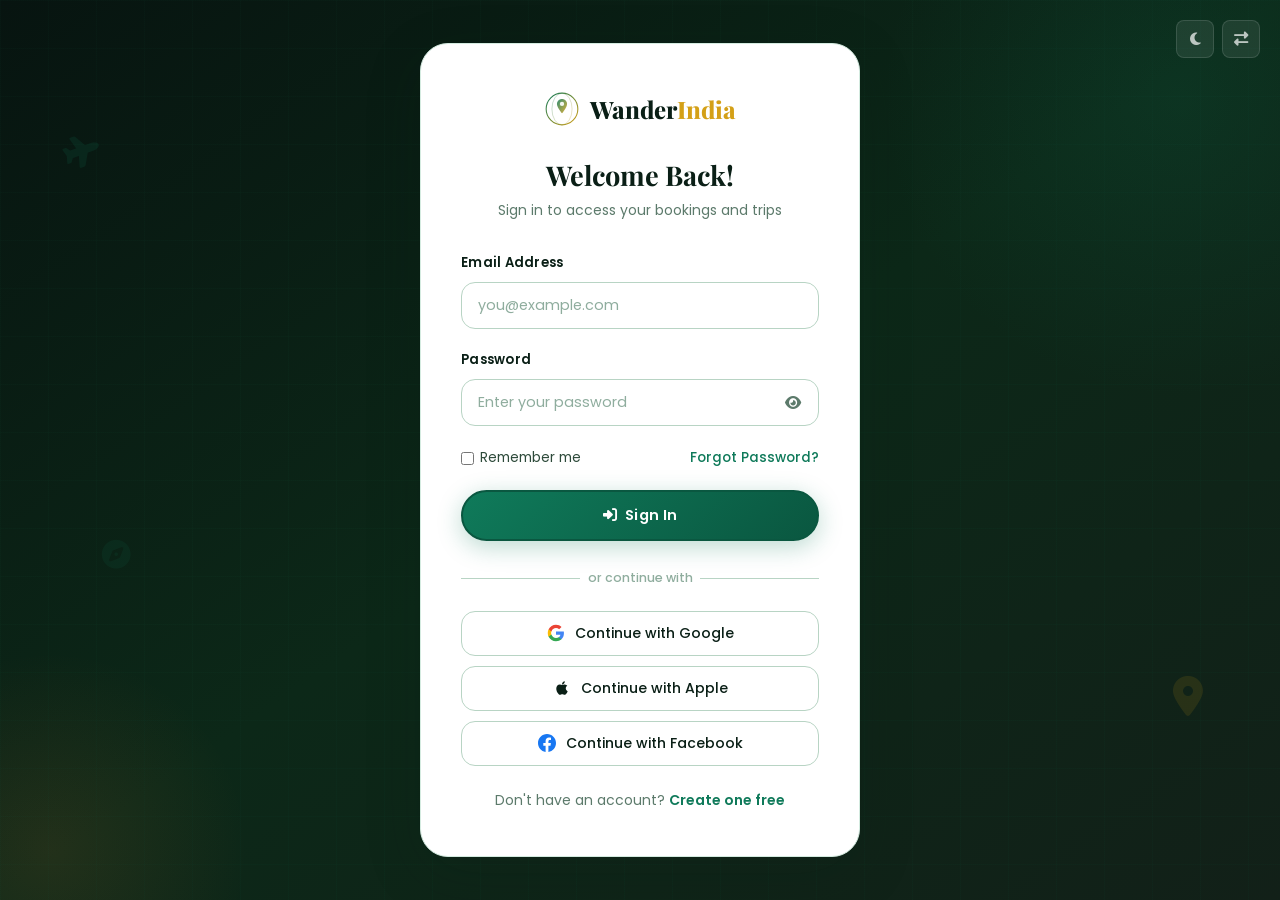
<file: login.html>
<!DOCTYPE html>
<html lang="en" dir="ltr">
<head>
    <meta charset="UTF-8">
    <meta name="viewport" content="width=device-width, initial-scale=1.0">
    <meta name="description" content="Sign in to WanderIndia — Access your travel bookings, trip history, and personalized recommendations.">
    <title>Sign In | WanderIndia — Explore India. Your Way.</title>
    <link rel="icon" href="data:image/svg+xml,%3Csvg xmlns='http://www.w3.org/2000/svg' viewBox='0 0 100 100' fill='none'%3E%3Ccircle cx='50' cy='50' r='44' stroke='%230F7A5A' stroke-width='3' fill='none'/%3E%3Cpath d='M50 22 C42 22 36 28 36 36 C36 46 50 62 50 62 C50 62 64 46 64 36 C64 28 58 22 50 22Z' fill='%23D4A017'/%3E%3Ccircle cx='50' cy='36' r='6' fill='white'/%3E%3C/svg%3E">
    <link rel="stylesheet" href="https://cdnjs.cloudflare.com/ajax/libs/font-awesome/6.5.1/css/all.min.css">
    <link rel="stylesheet" href="style.css">
</head>
<body>

<div class="auth-page" id="login-page">

    <!-- Top-right controls -->
    <div class="auth-top-icons absolute-corner">
        <button class="icon-btn dark-toggle" id="login-dark-toggle" title="Toggle Dark Mode" aria-label="Toggle dark mode">
            <i class="fas fa-moon"></i>
        </button>
        <button class="icon-btn rtl-toggle" id="login-rtl-toggle" title="Toggle RTL" aria-label="Toggle RTL direction">
            <i class="fas fa-exchange-alt"></i>
        </button>
    </div>

    <!-- Decorative background -->
    <div style="position:absolute;inset:0;pointer-events:none;overflow:hidden;">
        <div style="position:absolute;width:600px;height:600px;border-radius:50%;background:radial-gradient(circle,rgba(15,122,90,0.15) 0%,transparent 70%);top:-200px;right:-200px;"></div>
        <div style="position:absolute;width:400px;height:400px;border-radius:50%;background:radial-gradient(circle,rgba(232,124,43,0.10) 0%,transparent 70%);bottom:-150px;left:-150px;"></div>
        <div style="position:absolute;inset:0;background-image:linear-gradient(rgba(15,122,90,0.04) 1px,transparent 1px),linear-gradient(90deg,rgba(15,122,90,0.04) 1px,transparent 1px);background-size:48px 48px;"></div>
        <!-- Floating elements -->
        <div style="position:absolute;top:15%;left:5%;opacity:0.15;animation:float 7s ease-in-out infinite;">
            <i class="fas fa-plane" style="font-size:2rem;color:var(--primary);transform:rotate(-20deg);"></i>
        </div>
        <div style="position:absolute;bottom:20%;right:6%;opacity:0.12;animation:float 9s ease-in-out infinite 2s;">
            <i class="fas fa-map-marker-alt" style="font-size:2.5rem;color:var(--secondary);"></i>
        </div>
        <div style="position:absolute;top:60%;left:8%;opacity:0.1;animation:float 6s ease-in-out infinite 1s;">
            <i class="fas fa-compass" style="font-size:1.8rem;color:var(--primary);"></i>
        </div>
    </div>

    <!-- Auth Card -->
    <div class="auth-card animate-on-scroll zoom-in" id="login-card">
        <!-- Logo -->
        <a href="index.html" class="auth-logo" id="login-logo" aria-label="WanderIndia - Home">
            <svg width="36" height="36" viewBox="0 0 100 100" fill="none" xmlns="http://www.w3.org/2000/svg">
                <defs><linearGradient id="loginGrad" x1="0%" y1="0%" x2="100%" y2="100%"><stop offset="0%" stop-color="#0F7A5A"/><stop offset="100%" stop-color="#D4A017"/></linearGradient></defs>
                <circle cx="50" cy="50" r="44" stroke="url(#loginGrad)" stroke-width="3" fill="none"/>
                <ellipse cx="50" cy="50" rx="28" ry="44" stroke="url(#loginGrad)" stroke-width="1.5" fill="none" stroke-opacity="0.5"/>
                <line x1="6" y1="50" x2="94" y2="50" stroke="url(#loginGrad)" stroke-width="1.5" stroke-opacity="0.4"/>
                <path d="M50 22 C42 22 36 28 36 36 C36 46 50 62 50 62 C50 62 64 46 64 36 C64 28 58 22 50 22Z" fill="url(#loginGrad)" fill-opacity="0.85"/>
                <circle cx="50" cy="36" r="6" fill="white" fill-opacity="0.9"/>
            </svg>
            <span class="auth-logo-text">Wander<span>India</span></span>
        </a>

        <h1 class="auth-title">Welcome Back!</h1>
        <p class="auth-subtitle">Sign in to access your bookings and trips</p>

        <form class="auth-form" id="login-form" onsubmit="event.preventDefault();window.location.href='index.html';">
            <div class="form-group">
                <label class="form-label" for="login-email">Email Address</label>
                <input type="email" id="login-email" class="form-input" placeholder="you@example.com" required>
            </div>
            <div class="form-group">
                <label class="form-label" for="login-password">Password</label>
                <div class="input-wrapper">
                    <input type="password" id="login-password" class="form-input" placeholder="Enter your password" required>
                    <button type="button" class="toggle-password" aria-label="Toggle password visibility">
                        <i class="fa-solid fa-eye"></i>
                    </button>
                </div>
            </div>
            <div class="auth-row">
                <label style="display:flex;align-items:center;gap:6px;cursor:pointer;font-size:0.85rem;color:var(--text-body);">
                    <input type="checkbox" style="accent-color:var(--primary);" id="login-remember"> Remember me
                </label>
                <a href="#" style="color:var(--primary);font-size:0.85rem;font-weight:500;" id="login-forgot">Forgot Password?</a>
            </div>
            <button type="submit" class="btn btn-primary btn-full btn-shine" id="login-submit-btn" style="margin-bottom:4px;">
                <i class="fas fa-sign-in-alt"></i> Sign In
            </button>
        </form>

        <div class="auth-divider">or continue with</div>

        <div style="display:flex;flex-direction:column;gap:10px;">
            <!-- Google -->
            <button class="btn-social" id="login-google">
                <svg width="18" height="18" viewBox="0 0 24 24">
                    <path d="M22.56 12.25c0-.78-.07-1.53-.2-2.25H12v4.26h5.92a5.06 5.06 0 01-2.2 3.32v2.77h3.57c2.08-1.92 3.28-4.74 3.28-8.1z" fill="#4285F4"/>
                    <path d="M12 23c2.97 0 5.46-.98 7.28-2.66l-3.57-2.77c-.98.66-2.23 1.06-3.71 1.06-2.86 0-5.29-1.93-6.16-4.53H2.18v2.84C3.99 20.53 7.7 23 12 23z" fill="#34A853"/>
                    <path d="M5.84 14.09c-.22-.66-.35-1.36-.35-2.09s.13-1.43.35-2.09V7.07H2.18C1.43 8.55 1 10.22 1 12s.43 3.45 1.18 4.93l2.85-2.22.81-.62z" fill="#FBBC05"/>
                    <path d="M12 5.38c1.62 0 3.06.56 4.21 1.64l3.15-3.15C17.45 2.09 14.97 1 12 1 7.7 1 3.99 3.47 2.18 7.07l3.66 2.84c.87-2.6 3.3-4.53 6.16-4.53z" fill="#EA4335"/>
                </svg>
                Continue with Google
            </button>
            <!-- Apple -->
            <button class="btn-social" id="login-apple">
                <svg width="18" height="18" viewBox="0 0 24 24" fill="currentColor">
                    <path d="M17.05 20.28c-.98.95-2.05.88-3.08.4-1.09-.5-2.08-.48-3.24 0-1.44.62-2.2.44-3.06-.4C2.79 15.25 3.51 7.59 9.05 7.31c1.35.07 2.29.74 3.08.8 1.18-.24 2.31-.93 3.57-.84 1.51.12 2.65.72 3.4 1.8-3.12 1.87-2.38 5.98.48 7.13-.57 1.5-1.31 2.99-2.54 4.09zM12.03 7.25c-.15-2.23 1.66-4.07 3.74-4.25.29 2.58-2.34 4.5-3.74 4.25z"/>
                </svg>
                Continue with Apple
            </button>
            <!-- Facebook -->
            <button class="btn-social" id="login-facebook">
                <svg width="18" height="18" viewBox="0 0 24 24" fill="#1877F2">
                    <path d="M24 12.073C24 5.405 18.627 0 12 0S0 5.405 0 12.073C0 18.1 4.388 23.094 10.125 24v-8.437H7.078v-3.49h3.047V9.41c0-3.025 1.792-4.697 4.533-4.697 1.313 0 2.686.236 2.686.236v2.97h-1.513c-1.491 0-1.956.93-1.956 1.887v2.267h3.328l-.532 3.49h-2.796V24C19.612 23.094 24 18.1 24 12.073z"/>
                </svg>
                Continue with Facebook
            </button>
        </div>

        <p class="auth-footer-text">Don't have an account? <a href="signup.html" id="login-signup-link">Create one free</a></p>
    </div>
</div>

<script src="script.js"></script>
</body>
</html>
</file>
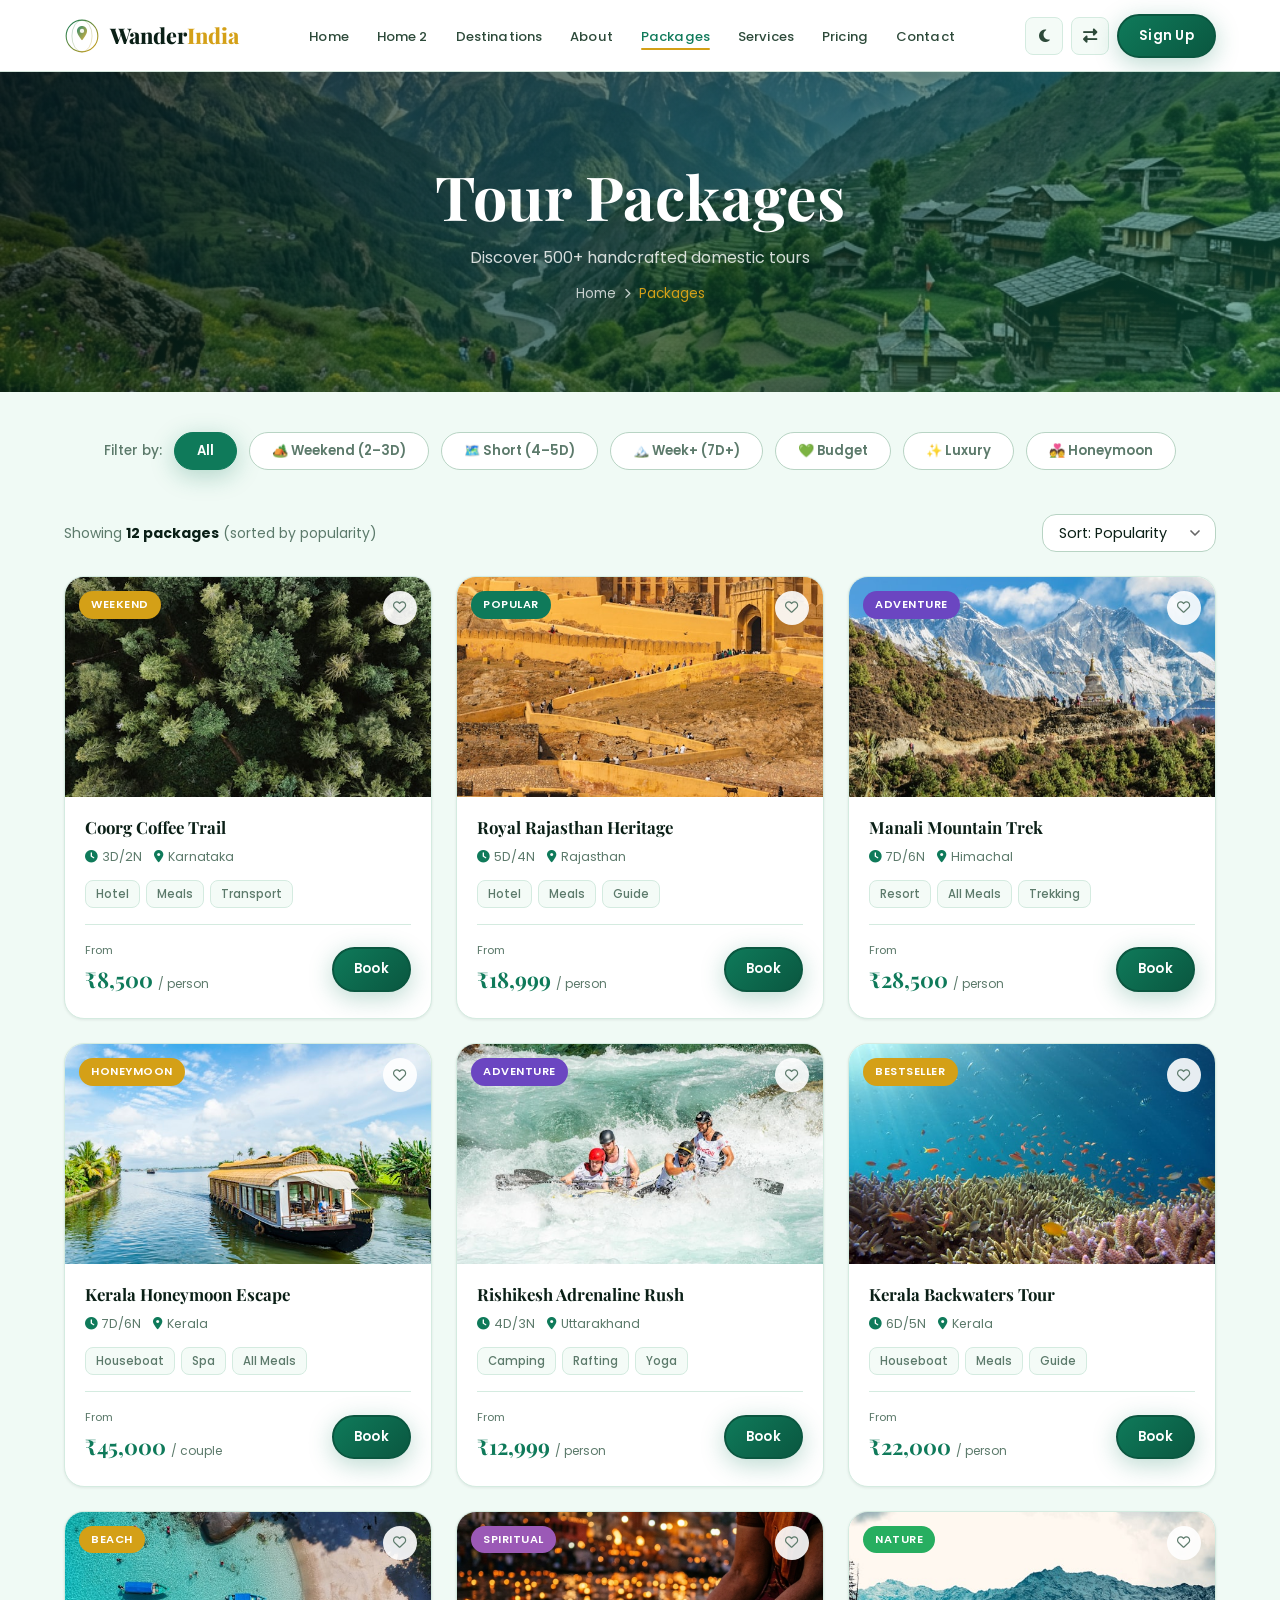
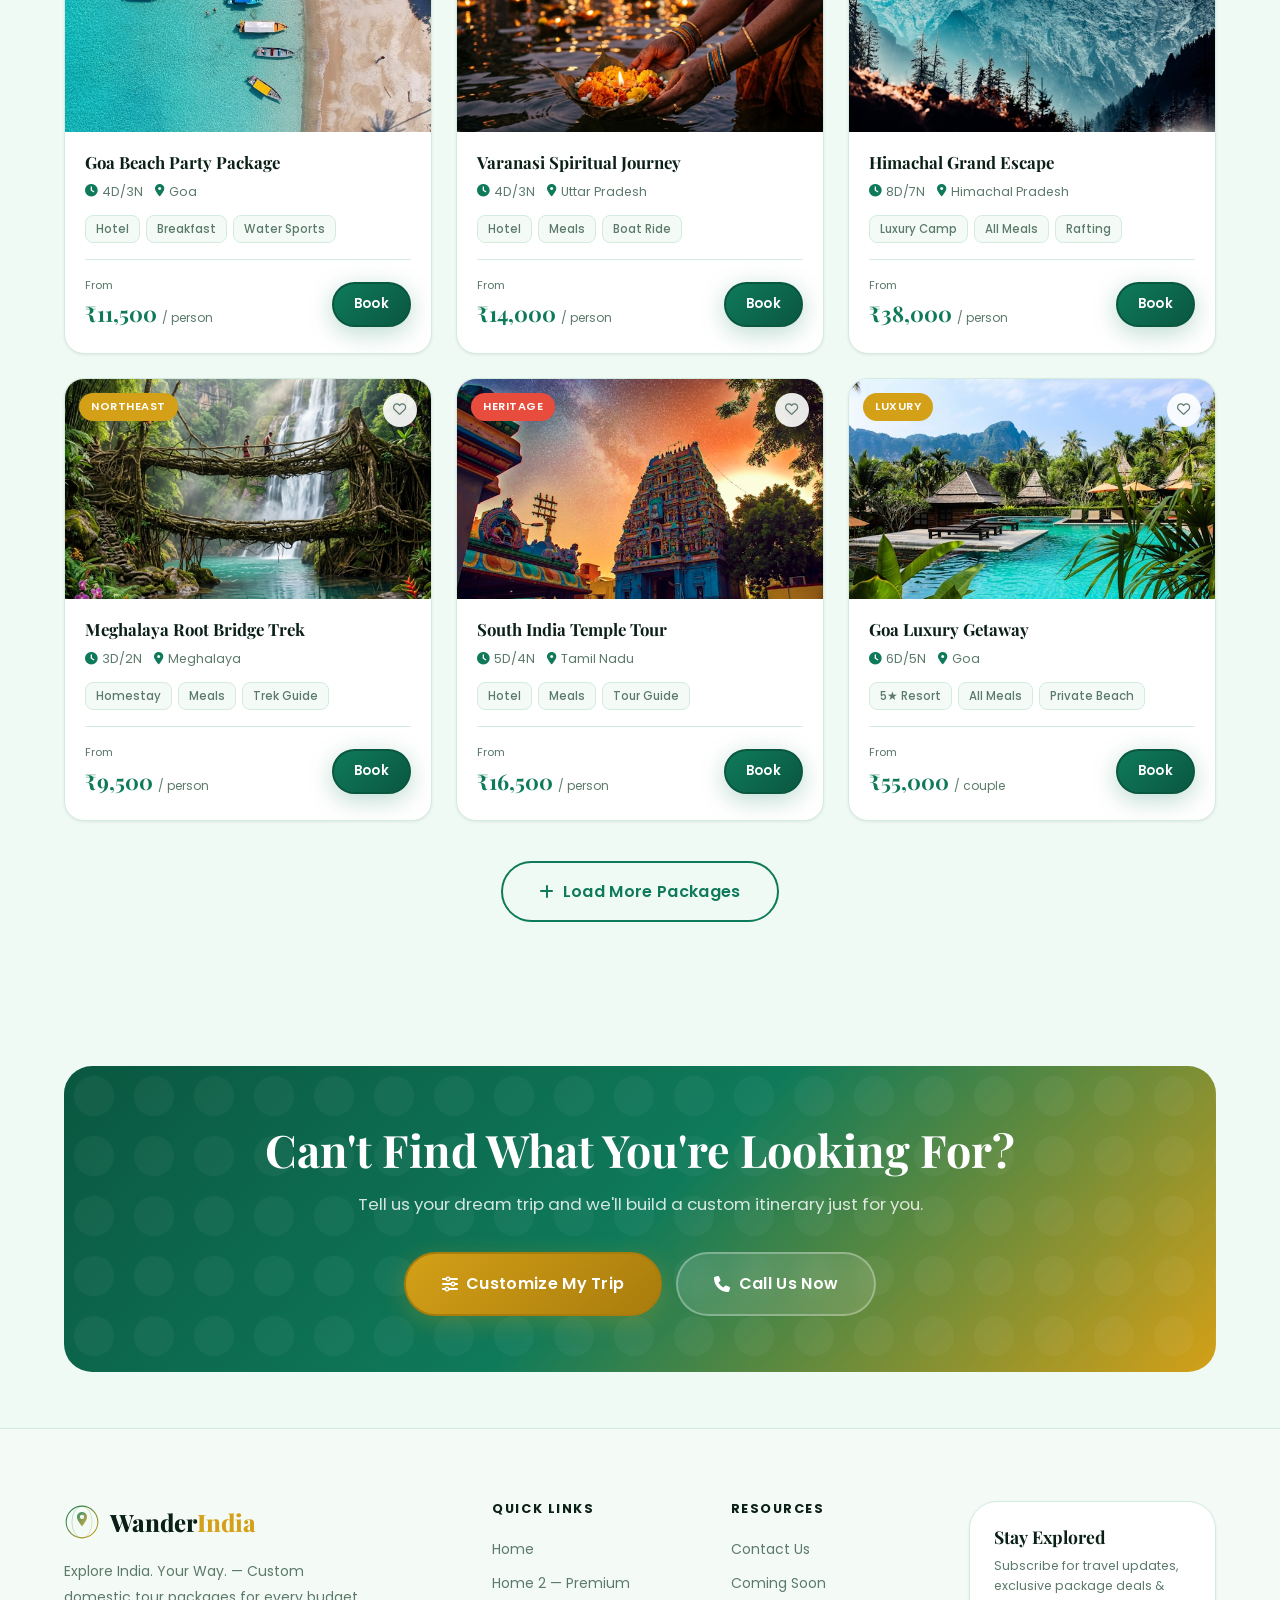
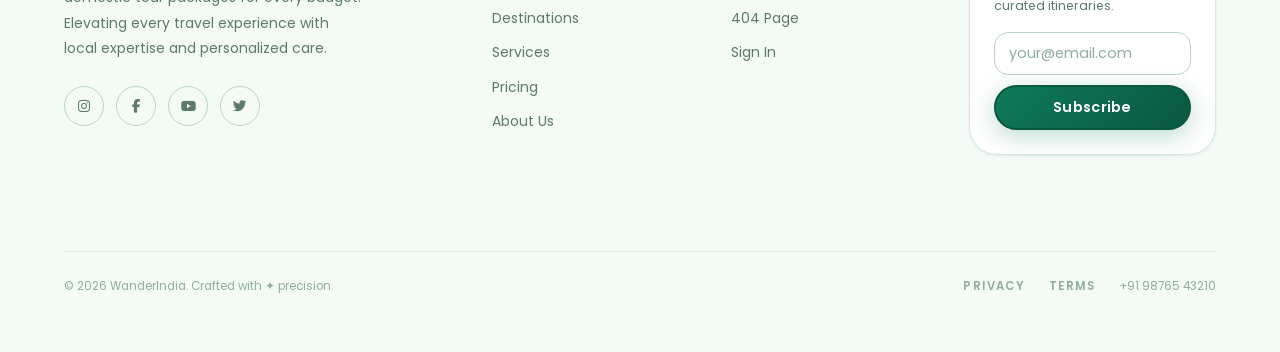
<file: packages.html>
<!DOCTYPE html>
<html lang="en" dir="ltr">
<head>
    <meta charset="UTF-8">
    <meta name="viewport" content="width=device-width, initial-scale=1.0">
    <meta name="description" content="WanderIndia Tour Packages — Browse 500+ domestic tour packages across India. Filter by duration, budget, and destination. Kerala, Rajasthan, Goa, Himachal, Varanasi and more.">
    <title>Tour Packages | WanderIndia — Browse 500+ India Tours</title>
    <link rel="icon" href="data:image/svg+xml,%3Csvg xmlns='http://www.w3.org/2000/svg' viewBox='0 0 100 100' fill='none'%3E%3Ccircle cx='50' cy='50' r='44' stroke='%230F7A5A' stroke-width='3' fill='none'/%3E%3Cpath d='M50 22 C42 22 36 28 36 36 C36 46 50 62 50 62 C50 62 64 46 64 36 C64 28 58 22 50 22Z' fill='%23D4A017'/%3E%3Ccircle cx='50' cy='36' r='6' fill='white'/%3E%3C/svg%3E">
    <link rel="stylesheet" href="https://cdnjs.cloudflare.com/ajax/libs/font-awesome/6.5.1/css/all.min.css">
    <link rel="stylesheet" href="style.css">
    <style>
        .packages-layout { display: block; }
    </style>
</head>
<body>

<div id="navbar-placeholder"></div>

<main class="page-content">

    <!-- Banner -->
    <div class="page-banner">
        <img src="assets/dest_himachal.png" alt="Himachal Pradesh mountain landscape - WanderIndia tour packages">
        <div class="page-banner-overlay"></div>
        <div class="page-banner-content">
            <h1>Tour Packages</h1>
            <p style="color:rgba(255,255,255,0.82);margin-bottom:10px;">Discover 500+ handcrafted domestic tours</p>
            <div class="breadcrumb">
                <a href="index.html">Home</a>
                <i class="fas fa-chevron-right" style="font-size:0.65rem;"></i>
                <span>Packages</span>
            </div>
        </div>
    </div>

    <!-- ============================
         FILTER TABS (Quick)
    ============================= -->
    <section class="section-sm" style="padding-top:40px;padding-bottom:24px;" id="filter-tabs-section">
        <div class="container">
            <div style="display:flex;gap:12px;flex-wrap:wrap;justify-content:center;" class="animate-on-scroll">
                <span style="font-size:0.85rem;color:var(--text-muted);align-self:center;font-weight:500;">Filter by:</span>
                <button class="pkg-filter-tab filter-tab active" data-filter="all" id="pf-all">All</button>
                <button class="pkg-filter-tab filter-tab" data-filter="weekend" id="pf-weekend">🏕️ Weekend (2–3D)</button>
                <button class="pkg-filter-tab filter-tab" data-filter="short" id="pf-short">🗺️ Short (4–5D)</button>
                <button class="pkg-filter-tab filter-tab" data-filter="week" id="pf-week">🏔️ Week+ (7D+)</button>
                <button class="pkg-filter-tab filter-tab" data-filter="budget" id="pf-budget">💚 Budget</button>
                <button class="pkg-filter-tab filter-tab" data-filter="luxury" id="pf-luxury">✨ Luxury</button>
                <button class="pkg-filter-tab filter-tab" data-filter="honeymoon" id="pf-honeymoon">💑 Honeymoon</button>
            </div>
        </div>
    </section>

    <!-- ============================
         PACKAGES GRID
    ============================= -->
    <section class="section" style="padding-top:20px;" id="packages-main" aria-label="All tour packages">
        <div class="container">
            <div class="packages-layout">


                <!-- Packages Grid -->
                <div>
                    <div style="display:flex;align-items:center;justify-content:space-between;margin-bottom:24px;flex-wrap:wrap;gap:12px;" class="animate-on-scroll">
                        <p style="color:var(--text-muted);font-size:0.875rem;">Showing <strong style="color:var(--text-dark);">12 packages</strong> (sorted by popularity)</p>
                        <select class="form-input" style="width:auto;padding:8px 16px;" id="sort-select">
                            <option>Sort: Popularity</option>
                            <option>Price: Low to High</option>
                            <option>Price: High to Low</option>
                            <option>Duration: Short First</option>
                        </select>
                    </div>

                    <div class="grid-3" style="gap:24px;" id="all-packages-grid">
                        <!-- 12 package cards -->
                        <div class="pkg-card-wrapper" data-duration="weekend" data-budget="budget">
                            <div class="pkg-card animate-on-scroll delay-1" id="pkg-1">
                                <div class="pkg-card-img"><img src="assets/pkg_coorg.jpg" alt="Coorg coffee plantation weekend trip"><div class="pkg-card-badge">Weekend</div><div class="pkg-card-fav"><i class="far fa-heart"></i></div></div>
                                <div class="pkg-card-body">
                                    <h3 class="pkg-card-title">Coorg Coffee Trail</h3>
                                    <div class="pkg-card-meta"><span><i class="fas fa-clock"></i> 3D/2N</span><span><i class="fas fa-map-marker-alt"></i> Karnataka</span></div>
                                    <div class="pkg-card-includes"><span class="pkg-include-tag">Hotel</span><span class="pkg-include-tag">Meals</span><span class="pkg-include-tag">Transport</span></div>
                                    <div class="pkg-card-footer"><div class="pkg-price"><span class="pkg-price-label">From</span><span class="pkg-price-value">₹8,500 <span>/ person</span></span></div><a href="contact.html" class="btn btn-primary btn-sm btn-shine" id="p1-book">Book</a></div>
                                </div>
                            </div>
                        </div>

                        <div class="pkg-card-wrapper" data-duration="short" data-budget="mid">
                            <div class="pkg-card animate-on-scroll delay-2" id="pkg-2">
                                <div class="pkg-card-img"><img src="assets/pkg_rajasthan.jpg" alt="Rajasthan palace heritage tour"><div class="pkg-card-badge" style="background:var(--primary);">Popular</div><div class="pkg-card-fav"><i class="far fa-heart"></i></div></div>
                                <div class="pkg-card-body">
                                    <h3 class="pkg-card-title">Royal Rajasthan Heritage</h3>
                                    <div class="pkg-card-meta"><span><i class="fas fa-clock"></i> 5D/4N</span><span><i class="fas fa-map-marker-alt"></i> Rajasthan</span></div>
                                    <div class="pkg-card-includes"><span class="pkg-include-tag">Hotel</span><span class="pkg-include-tag">Meals</span><span class="pkg-include-tag">Guide</span></div>
                                    <div class="pkg-card-footer"><div class="pkg-price"><span class="pkg-price-label">From</span><span class="pkg-price-value">₹18,999 <span>/ person</span></span></div><a href="contact.html" class="btn btn-primary btn-sm btn-shine" id="p2-book">Book</a></div>
                                </div>
                            </div>
                        </div>

                        <div class="pkg-card-wrapper" data-duration="week" data-budget="luxury">
                            <div class="pkg-card animate-on-scroll delay-3" id="pkg-3">
                                <div class="pkg-card-img"><img src="assets/pkg_manali.jpg" alt="Manali mountain adventure"><div class="pkg-card-badge" style="background:#6B46C1;">Adventure</div><div class="pkg-card-fav"><i class="far fa-heart"></i></div></div>
                                <div class="pkg-card-body">
                                    <h3 class="pkg-card-title">Manali Mountain Trek</h3>
                                    <div class="pkg-card-meta"><span><i class="fas fa-clock"></i> 7D/6N</span><span><i class="fas fa-map-marker-alt"></i> Himachal</span></div>
                                    <div class="pkg-card-includes"><span class="pkg-include-tag">Resort</span><span class="pkg-include-tag">All Meals</span><span class="pkg-include-tag">Trekking</span></div>
                                    <div class="pkg-card-footer"><div class="pkg-price"><span class="pkg-price-label">From</span><span class="pkg-price-value">₹28,500 <span>/ person</span></span></div><a href="contact.html" class="btn btn-primary btn-sm btn-shine" id="p3-book">Book</a></div>
                                </div>
                            </div>
                        </div>

                        <div class="pkg-card-wrapper" data-duration="week" data-budget="luxury" data-type="honeymoon">
                            <div class="pkg-card animate-on-scroll delay-1" id="pkg-4">
                                <div class="pkg-card-img"><img src="assets/pkg_kerala_honeymoon.jpg" alt="Romantic Kerala honeymoon houseboat"><div class="pkg-card-badge" style="background:#D4A017;">Honeymoon</div><div class="pkg-card-fav"><i class="far fa-heart"></i></div></div>
                                <div class="pkg-card-body">
                                    <h3 class="pkg-card-title">Kerala Honeymoon Escape</h3>
                                    <div class="pkg-card-meta"><span><i class="fas fa-clock"></i> 7D/6N</span><span><i class="fas fa-map-marker-alt"></i> Kerala</span></div>
                                    <div class="pkg-card-includes"><span class="pkg-include-tag">Houseboat</span><span class="pkg-include-tag">Spa</span><span class="pkg-include-tag">All Meals</span></div>
                                    <div class="pkg-card-footer"><div class="pkg-price"><span class="pkg-price-label">From</span><span class="pkg-price-value">₹45,000 <span>/ couple</span></span></div><a href="contact.html" class="btn btn-primary btn-sm btn-shine" id="p4-book">Book</a></div>
                                </div>
                            </div>
                        </div>

                        <div class="pkg-card-wrapper" data-duration="short" data-budget="mid" data-type="adventure">
                            <div class="pkg-card animate-on-scroll delay-2" id="pkg-5">
                                <div class="pkg-card-img"><img src="assets/pkg_rishikesh.jpg" alt="Rishikesh river rafting adventure"><div class="pkg-card-badge" style="background:#6B46C1;">Adventure</div><div class="pkg-card-fav"><i class="far fa-heart"></i></div></div>
                                <div class="pkg-card-body">
                                    <h3 class="pkg-card-title">Rishikesh Adrenaline Rush</h3>
                                    <div class="pkg-card-meta"><span><i class="fas fa-clock"></i> 4D/3N</span><span><i class="fas fa-map-marker-alt"></i> Uttarakhand</span></div>
                                    <div class="pkg-card-includes"><span class="pkg-include-tag">Camping</span><span class="pkg-include-tag">Rafting</span><span class="pkg-include-tag">Yoga</span></div>
                                    <div class="pkg-card-footer"><div class="pkg-price"><span class="pkg-price-label">From</span><span class="pkg-price-value">₹12,999 <span>/ person</span></span></div><a href="contact.html" class="btn btn-primary btn-sm btn-shine" id="p5-book">Book</a></div>
                                </div>
                            </div>
                        </div>

                        <div class="pkg-card-wrapper" data-duration="week" data-budget="mid">
                            <div class="pkg-card animate-on-scroll delay-3" id="pkg-6">
                                <div class="pkg-card-img"><img src="assets/pkg_kerala_backwaters.jpg" alt="Kerala backwaters boat tour"><div class="pkg-card-badge">Bestseller</div><div class="pkg-card-fav"><i class="far fa-heart"></i></div></div>
                                <div class="pkg-card-body">
                                    <h3 class="pkg-card-title">Kerala Backwaters Tour</h3>
                                    <div class="pkg-card-meta"><span><i class="fas fa-clock"></i> 6D/5N</span><span><i class="fas fa-map-marker-alt"></i> Kerala</span></div>
                                    <div class="pkg-card-includes"><span class="pkg-include-tag">Houseboat</span><span class="pkg-include-tag">Meals</span><span class="pkg-include-tag">Guide</span></div>
                                    <div class="pkg-card-footer"><div class="pkg-price"><span class="pkg-price-label">From</span><span class="pkg-price-value">₹22,000 <span>/ person</span></span></div><a href="contact.html" class="btn btn-primary btn-sm btn-shine" id="p6-book">Book</a></div>
                                </div>
                            </div>
                        </div>

                        <div class="pkg-card-wrapper" data-duration="short" data-budget="budget">
                            <div class="pkg-card animate-on-scroll delay-1" id="pkg-7">
                                <div class="pkg-card-img"><img src="assets/pkg_goa_party.jpg" alt="Goa beach vacation"><div class="pkg-card-badge">Beach</div><div class="pkg-card-fav"><i class="far fa-heart"></i></div></div>
                                <div class="pkg-card-body">
                                    <h3 class="pkg-card-title">Goa Beach Party Package</h3>
                                    <div class="pkg-card-meta"><span><i class="fas fa-clock"></i> 4D/3N</span><span><i class="fas fa-map-marker-alt"></i> Goa</span></div>
                                    <div class="pkg-card-includes"><span class="pkg-include-tag">Hotel</span><span class="pkg-include-tag">Breakfast</span><span class="pkg-include-tag">Water Sports</span></div>
                                    <div class="pkg-card-footer"><div class="pkg-price"><span class="pkg-price-label">From</span><span class="pkg-price-value">₹11,500 <span>/ person</span></span></div><a href="contact.html" class="btn btn-primary btn-sm btn-shine" id="p7-book">Book</a></div>
                                </div>
                            </div>
                        </div>

                        <div class="pkg-card-wrapper" data-duration="short" data-budget="mid">
                            <div class="pkg-card animate-on-scroll delay-2" id="pkg-8">
                                <div class="pkg-card-img"><img src="assets/pkg_varanasi.png" alt="Varanasi spiritual journey on the Ganges"><div class="pkg-card-badge" style="background:#9B59B6;">Spiritual</div><div class="pkg-card-fav"><i class="far fa-heart"></i></div></div>
                                <div class="pkg-card-body">
                                    <h3 class="pkg-card-title">Varanasi Spiritual Journey</h3>
                                    <div class="pkg-card-meta"><span><i class="fas fa-clock"></i> 4D/3N</span><span><i class="fas fa-map-marker-alt"></i> Uttar Pradesh</span></div>
                                    <div class="pkg-card-includes"><span class="pkg-include-tag">Hotel</span><span class="pkg-include-tag">Meals</span><span class="pkg-include-tag">Boat Ride</span></div>
                                    <div class="pkg-card-footer"><div class="pkg-price"><span class="pkg-price-label">From</span><span class="pkg-price-value">₹14,000 <span>/ person</span></span></div><a href="contact.html" class="btn btn-primary btn-sm btn-shine" id="p8-book">Book</a></div>
                                </div>
                            </div>
                        </div>

                        <div class="pkg-card-wrapper" data-duration="week" data-budget="luxury">
                            <div class="pkg-card animate-on-scroll delay-3" id="pkg-9">
                                <div class="pkg-card-img"><img src="assets/pkg_himachal.jpg" alt="Himachal Pradesh alpine tour"><div class="pkg-card-badge" style="background:#27AE60;">Nature</div><div class="pkg-card-fav"><i class="far fa-heart"></i></div></div>
                                <div class="pkg-card-body">
                                    <h3 class="pkg-card-title">Himachal Grand Escape</h3>
                                    <div class="pkg-card-meta"><span><i class="fas fa-clock"></i> 8D/7N</span><span><i class="fas fa-map-marker-alt"></i> Himachal Pradesh</span></div>
                                    <div class="pkg-card-includes"><span class="pkg-include-tag">Luxury Camp</span><span class="pkg-include-tag">All Meals</span><span class="pkg-include-tag">Rafting</span></div>
                                    <div class="pkg-card-footer"><div class="pkg-price"><span class="pkg-price-label">From</span><span class="pkg-price-value">₹38,000 <span>/ person</span></span></div><a href="contact.html" class="btn btn-primary btn-sm btn-shine" id="p9-book">Book</a></div>
                                </div>
                            </div>
                        </div>

                        <div class="pkg-card-wrapper" data-duration="weekend" data-budget="budget">
                            <div class="pkg-card animate-on-scroll delay-1" id="pkg-10">
                                <div class="pkg-card-img"><img src="assets/pkg_meghalaya.png" alt="Meghalaya root bridge weekend trek"><div class="pkg-card-badge">Northeast</div><div class="pkg-card-fav"><i class="far fa-heart"></i></div></div>
                                <div class="pkg-card-body">
                                    <h3 class="pkg-card-title">Meghalaya Root Bridge Trek</h3>
                                    <div class="pkg-card-meta"><span><i class="fas fa-clock"></i> 3D/2N</span><span><i class="fas fa-map-marker-alt"></i> Meghalaya</span></div>
                                    <div class="pkg-card-includes"><span class="pkg-include-tag">Homestay</span><span class="pkg-include-tag">Meals</span><span class="pkg-include-tag">Trek Guide</span></div>
                                    <div class="pkg-card-footer"><div class="pkg-price"><span class="pkg-price-label">From</span><span class="pkg-price-value">₹9,500 <span>/ person</span></span></div><a href="contact.html" class="btn btn-primary btn-sm btn-shine" id="p10-book">Book</a></div>
                                </div>
                            </div>
                        </div>

                        <div class="pkg-card-wrapper" data-duration="short" data-budget="mid">
                            <div class="pkg-card animate-on-scroll delay-2" id="pkg-11">
                                <div class="pkg-card-img"><img src="assets/pkg_south_temple.jpg" alt="South India temple cultural tour"><div class="pkg-card-badge" style="background:#E74C3C;">Heritage</div><div class="pkg-card-fav"><i class="far fa-heart"></i></div></div>
                                <div class="pkg-card-body">
                                    <h3 class="pkg-card-title">South India Temple Tour</h3>
                                    <div class="pkg-card-meta"><span><i class="fas fa-clock"></i> 5D/4N</span><span><i class="fas fa-map-marker-alt"></i> Tamil Nadu</span></div>
                                    <div class="pkg-card-includes"><span class="pkg-include-tag">Hotel</span><span class="pkg-include-tag">Meals</span><span class="pkg-include-tag">Tour Guide</span></div>
                                    <div class="pkg-card-footer"><div class="pkg-price"><span class="pkg-price-label">From</span><span class="pkg-price-value">₹16,500 <span>/ person</span></span></div><a href="contact.html" class="btn btn-primary btn-sm btn-shine" id="p11-book">Book</a></div>
                                </div>
                            </div>
                        </div>

                        <div class="pkg-card-wrapper" data-duration="week" data-budget="luxury" data-type="honeymoon">
                            <div class="pkg-card animate-on-scroll delay-3" id="pkg-12">
                                <div class="pkg-card-img"><img src="assets/pkg_goa_luxury.jpg" alt="Goa sunset luxury honeymoon"><div class="pkg-card-badge" style="background:var(--secondary);">Luxury</div><div class="pkg-card-fav"><i class="far fa-heart"></i></div></div>
                                <div class="pkg-card-body">
                                    <h3 class="pkg-card-title">Goa Luxury Getaway</h3>
                                    <div class="pkg-card-meta"><span><i class="fas fa-clock"></i> 6D/5N</span><span><i class="fas fa-map-marker-alt"></i> Goa</span></div>
                                    <div class="pkg-card-includes"><span class="pkg-include-tag">5★ Resort</span><span class="pkg-include-tag">All Meals</span><span class="pkg-include-tag">Private Beach</span></div>
                                    <div class="pkg-card-footer"><div class="pkg-price"><span class="pkg-price-label">From</span><span class="pkg-price-value">₹55,000 <span>/ couple</span></span></div><a href="contact.html" class="btn btn-primary btn-sm btn-shine" id="p12-book">Book</a></div>
                                </div>
                            </div>
                        </div>
                    </div>

                    <!-- Load More -->
                    <div style="text-align:center;margin-top:40px;" class="animate-on-scroll">
                        <button class="btn btn-secondary btn-lg" id="load-more-btn">
                            <i class="fas fa-plus"></i> Load More Packages
                        </button>
                    </div>
                </div>
            </div>
        </div>
    </section>

    <!-- CTA -->
    <section class="section-sm" id="pkg-cta">
        <div class="container">
            <div class="cta-strip animate-on-scroll">
                <h2>Can't Find What You're Looking For?</h2>
                <p>Tell us your dream trip and we'll build a custom itinerary just for you.</p>
                <div class="cta-strip-actions">
                    <a href="contact.html" class="btn btn-accent btn-lg btn-shine" id="pkg-custom-btn"><i class="fas fa-sliders-h"></i> Customize My Trip</a>
                    <a href="tel:+919876543210" class="btn btn-ghost btn-lg" id="pkg-call-btn"><i class="fas fa-phone"></i> Call Us Now</a>
                </div>
            </div>
        </div>
    </section>

</main>

<div id="footer-placeholder"></div>
<script src="components.js"></script>
<script src="script.js"></script>
</body>
</html>
</file>
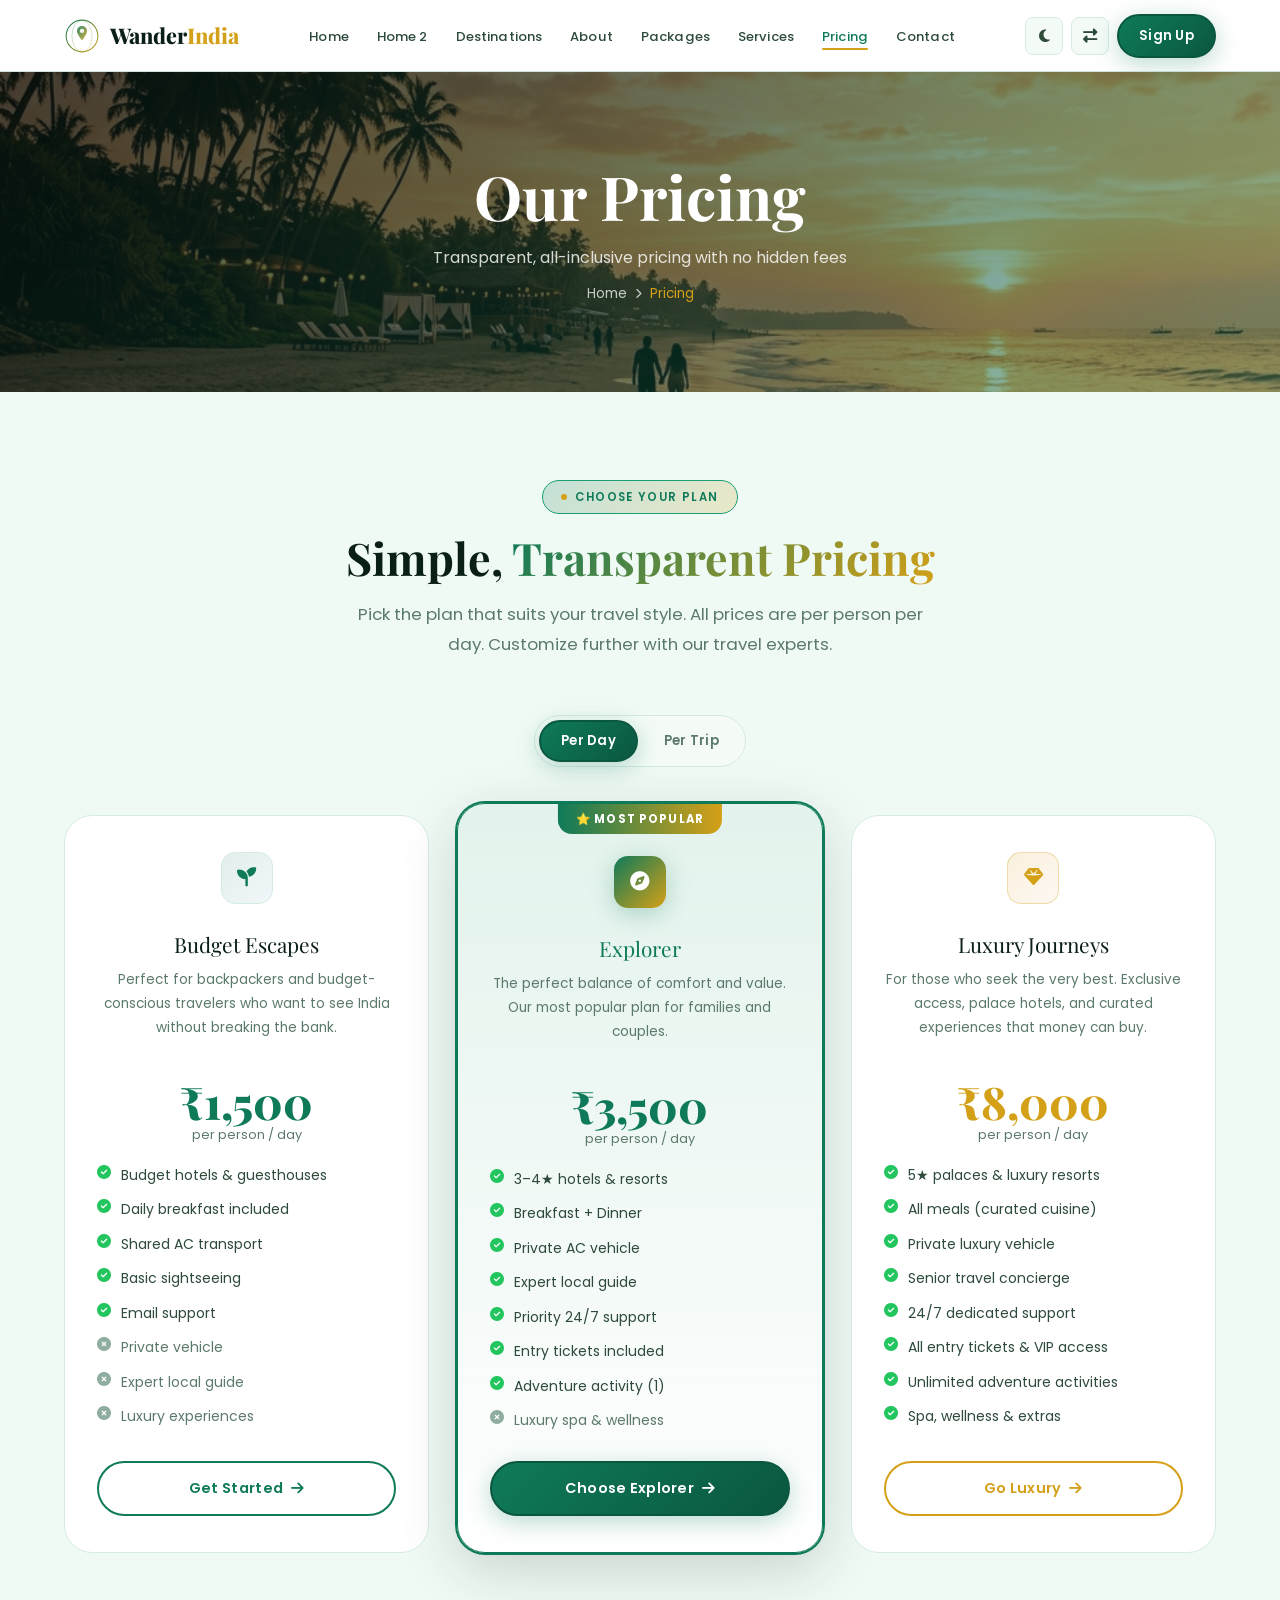
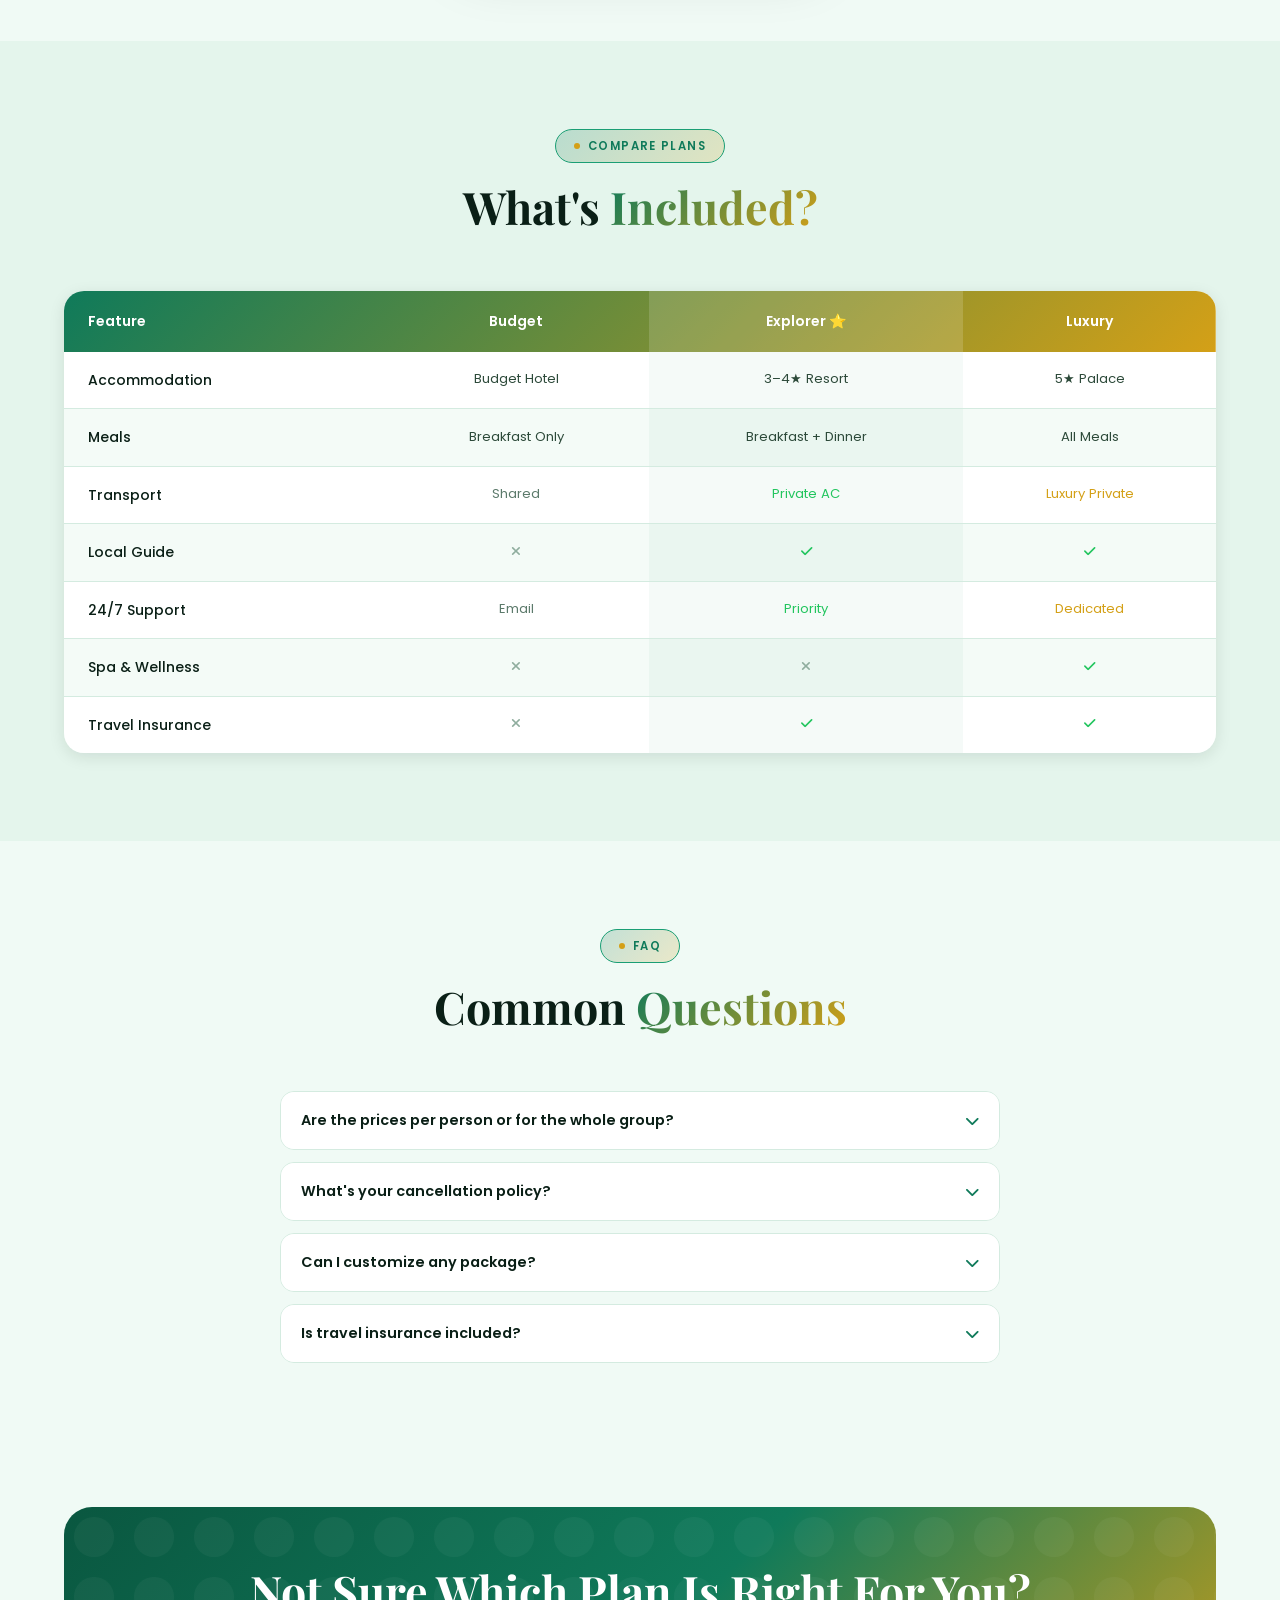
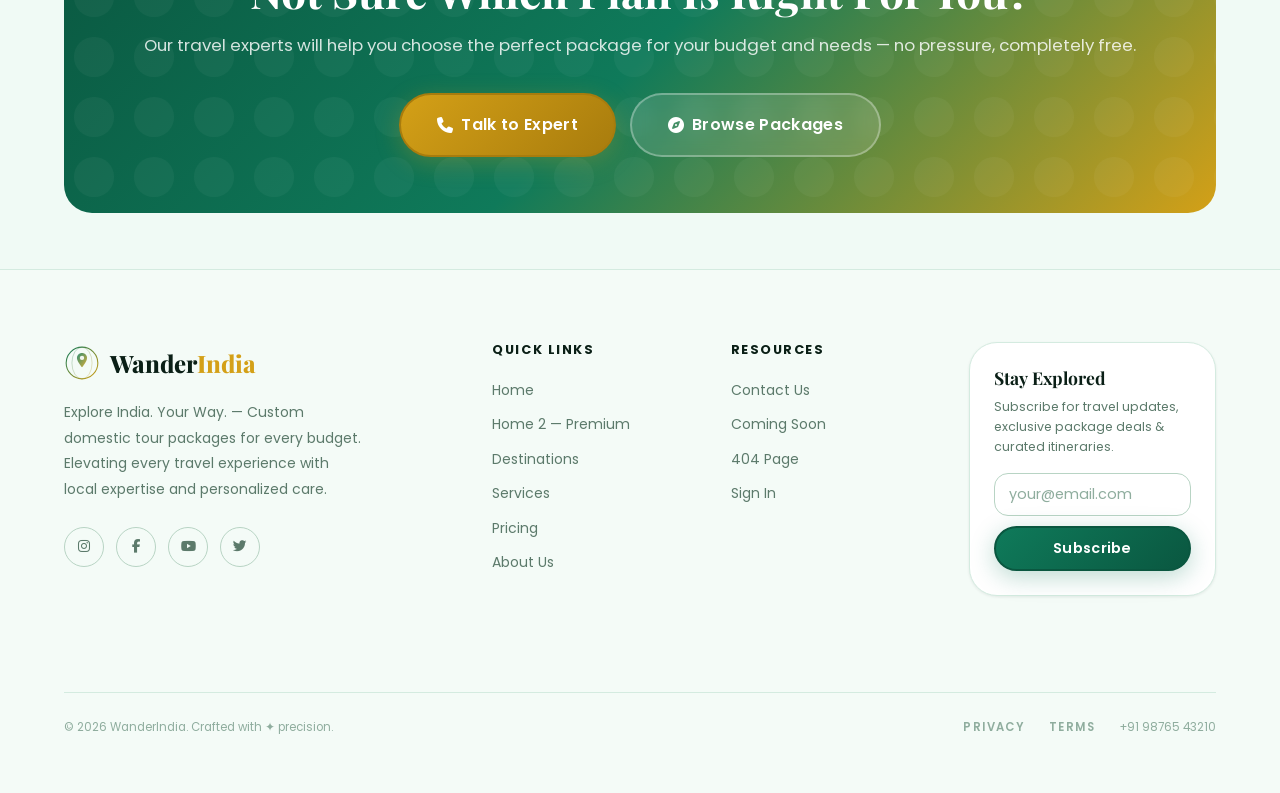
<file: pricing.html>
<!DOCTYPE html>
<html lang="en" dir="ltr">
<head>
    <meta charset="UTF-8">
    <meta name="viewport" content="width=device-width, initial-scale=1.0">
    <meta name="description" content="WanderIndia Pricing — Transparent tour package pricing. Budget, Explorer, and Luxury plans for every traveler. No hidden fees, best price guaranteed.">
    <title>Pricing | WanderIndia — Transparent Tour Package Pricing</title>
    <link rel="icon" href="data:image/svg+xml,%3Csvg xmlns='http://www.w3.org/2000/svg' viewBox='0 0 100 100' fill='none'%3E%3Ccircle cx='50' cy='50' r='44' stroke='%230F7A5A' stroke-width='3' fill='none'/%3E%3Cpath d='M50 22 C42 22 36 28 36 36 C36 46 50 62 50 62 C50 62 64 46 64 36 C64 28 58 22 50 22Z' fill='%23D4A017'/%3E%3Ccircle cx='50' cy='36' r='6' fill='white'/%3E%3C/svg%3E">
    <link rel="stylesheet" href="https://cdnjs.cloudflare.com/ajax/libs/font-awesome/6.5.1/css/all.min.css">
    <link rel="stylesheet" href="style.css">
</head>
<body>

<div id="navbar-placeholder"></div>

<main class="page-content">

    <!-- Banner -->
    <div class="page-banner">
        <img src="assets/hero_home2.png" alt="Goa luxury sunset - WanderIndia pricing page">
        <div class="page-banner-overlay"></div>
        <div class="page-banner-content">
            <h1>Our Pricing</h1>
            <p style="color:rgba(255,255,255,0.82);margin-bottom:10px;">Transparent, all-inclusive pricing with no hidden fees</p>
            <div class="breadcrumb">
                <a href="index.html">Home</a>
                <i class="fas fa-chevron-right" style="font-size:0.65rem;"></i>
                <span>Pricing</span>
            </div>
        </div>
    </div>

    <!-- ============================
         PRICING CARDS
    ============================= -->
    <section class="section" id="pricing-main" aria-label="Pricing plans">
        <div class="container">
            <div class="section-header animate-on-scroll">
                <div class="section-label"><span class="dot"></span> Choose Your Plan</div>
                <h2 class="section-title">Simple, <span class="gradient-text">Transparent Pricing</span></h2>
                <p class="section-desc">Pick the plan that suits your travel style. All prices are per person per day. Customize further with our travel experts.</p>
            </div>

            <!-- Toggle: Per Day / Per Trip -->
            <div style="display:flex;justify-content:center;margin-bottom:48px;" class="animate-on-scroll">
                <div style="background:var(--surface-alt);border:1px solid var(--border-light);border-radius:var(--radius-full);padding:4px;display:flex;gap:4px;">
                    <button class="btn btn-primary btn-sm" id="per-day-btn" onclick="setPricing('day')" style="border-radius:var(--radius-full);">Per Day</button>
                    <button class="btn btn-sm" id="per-trip-btn" onclick="setPricing('trip')" style="border-radius:var(--radius-full);background:transparent;color:var(--text-muted);">Per Trip</button>
                </div>
            </div>

            <div class="grid-3" id="pricing-grid" style="align-items:stretch;gap:28px;">

                <!-- Budget Plan -->
                <div class="pricing-card animate-on-scroll delay-1" id="price-budget">
                    <div style="text-align:center;margin-bottom:8px;">
                        <div style="width:52px;height:52px;border-radius:var(--radius-md);background:linear-gradient(135deg,rgba(15,122,90,0.12),rgba(27,108,168,0.06));border:1px solid var(--border-light);display:flex;align-items:center;justify-content:center;margin:0 auto 14px;color:var(--primary);font-size:1.2rem;"><i class="fas fa-seedling"></i></div>
                    </div>
                    <div class="pricing-name">Budget Escapes</div>
                    <p class="pricing-desc">Perfect for backpackers and budget-conscious travelers who want to see India without breaking the bank.</p>
                    <div class="pricing-price">
                        <div class="amount" id="budget-amount">₹1,500</div>
                        <div class="per" id="budget-per">per person / day</div>
                    </div>
                    <div class="pricing-features">
                        <div class="pricing-feature"><i class="fas fa-check-circle"></i> Budget hotels & guesthouses</div>
                        <div class="pricing-feature"><i class="fas fa-check-circle"></i> Daily breakfast included</div>
                        <div class="pricing-feature"><i class="fas fa-check-circle"></i> Shared AC transport</div>
                        <div class="pricing-feature"><i class="fas fa-check-circle"></i> Basic sightseeing</div>
                        <div class="pricing-feature"><i class="fas fa-check-circle"></i> Email support</div>
                        <div class="pricing-feature no"><i class="fas fa-times-circle"></i> Private vehicle</div>
                        <div class="pricing-feature no"><i class="fas fa-times-circle"></i> Expert local guide</div>
                        <div class="pricing-feature no"><i class="fas fa-times-circle"></i> Luxury experiences</div>
                    </div>
                    <a href="contact.html" class="btn btn-secondary btn-full" id="budget-book-btn">Get Started <i class="fas fa-arrow-right"></i></a>
                </div>

                <!-- Explorer Plan (Featured) -->
                <div class="pricing-card featured animate-on-scroll delay-2" id="price-explorer" style="margin-top:-12px;">
                    <div class="pricing-badge">⭐ Most Popular</div>
                    <div style="text-align:center;margin-bottom:8px;margin-top:16px;">
                        <div style="width:52px;height:52px;border-radius:var(--radius-md);background:linear-gradient(135deg,var(--primary),var(--secondary));display:flex;align-items:center;justify-content:center;margin:0 auto 14px;color:#fff;font-size:1.2rem;box-shadow:var(--shadow-primary);"><i class="fas fa-compass"></i></div>
                    </div>
                    <div class="pricing-name" style="color:var(--primary);">Explorer</div>
                    <p class="pricing-desc">The perfect balance of comfort and value. Our most popular plan for families and couples.</p>
                    <div class="pricing-price">
                        <div class="amount" id="explorer-amount">₹3,500</div>
                        <div class="per" id="explorer-per">per person / day</div>
                    </div>
                    <div class="pricing-features">
                        <div class="pricing-feature"><i class="fas fa-check-circle"></i> 3–4★ hotels & resorts</div>
                        <div class="pricing-feature"><i class="fas fa-check-circle"></i> Breakfast + Dinner</div>
                        <div class="pricing-feature"><i class="fas fa-check-circle"></i> Private AC vehicle</div>
                        <div class="pricing-feature"><i class="fas fa-check-circle"></i> Expert local guide</div>
                        <div class="pricing-feature"><i class="fas fa-check-circle"></i> Priority 24/7 support</div>
                        <div class="pricing-feature"><i class="fas fa-check-circle"></i> Entry tickets included</div>
                        <div class="pricing-feature"><i class="fas fa-check-circle"></i> Adventure activity (1)</div>
                        <div class="pricing-feature no"><i class="fas fa-times-circle"></i> Luxury spa & wellness</div>
                    </div>
                    <a href="contact.html" class="btn btn-primary btn-full btn-shine" id="explorer-book-btn">Choose Explorer <i class="fas fa-arrow-right"></i></a>
                </div>

                <!-- Luxury Plan -->
                <div class="pricing-card animate-on-scroll delay-3" id="price-luxury">
                    <div style="text-align:center;margin-bottom:8px;">
                        <div style="width:52px;height:52px;border-radius:var(--radius-md);background:linear-gradient(135deg,rgba(212,160,23,0.15),rgba(232,124,43,0.06));border:1px solid rgba(212,160,23,0.3);display:flex;align-items:center;justify-content:center;margin:0 auto 14px;color:var(--secondary);font-size:1.2rem;"><i class="fas fa-gem"></i></div>
                    </div>
                    <div class="pricing-name">Luxury Journeys</div>
                    <p class="pricing-desc">For those who seek the very best. Exclusive access, palace hotels, and curated experiences that money can buy.</p>
                    <div class="pricing-price">
                        <div class="amount" id="luxury-amount" style="color:var(--secondary);">₹8,000</div>
                        <div class="per" id="luxury-per">per person / day</div>
                    </div>
                    <div class="pricing-features">
                        <div class="pricing-feature"><i class="fas fa-check-circle"></i> 5★ palaces & luxury resorts</div>
                        <div class="pricing-feature"><i class="fas fa-check-circle"></i> All meals (curated cuisine)</div>
                        <div class="pricing-feature"><i class="fas fa-check-circle"></i> Private luxury vehicle</div>
                        <div class="pricing-feature"><i class="fas fa-check-circle"></i> Senior travel concierge</div>
                        <div class="pricing-feature"><i class="fas fa-check-circle"></i> 24/7 dedicated support</div>
                        <div class="pricing-feature"><i class="fas fa-check-circle"></i> All entry tickets & VIP access</div>
                        <div class="pricing-feature"><i class="fas fa-check-circle"></i> Unlimited adventure activities</div>
                        <div class="pricing-feature"><i class="fas fa-check-circle"></i> Spa, wellness & extras</div>
                    </div>
                    <a href="contact.html" class="btn btn-secondary btn-full" id="luxury-book-btn" style="border-color:var(--secondary);color:var(--secondary);">Go Luxury <i class="fas fa-arrow-right"></i></a>
                </div>
            </div>
        </div>
    </section>

    <!-- ============================
         WHAT'S INCLUDED (Comparison Table)
    ============================= -->
    <section class="section bg-alt" id="comparison-section" aria-label="Feature comparison">
        <div class="container">
            <div class="section-header animate-on-scroll">
                <div class="section-label"><span class="dot"></span> Compare Plans</div>
                <h2 class="section-title">What's <span class="gradient-text">Included?</span></h2>
            </div>
            <div class="comparison-table-wrapper animate-on-scroll">
                <table class="comparison-table">
                    <thead>
                        <tr>
                            <th class="feature-col">Feature</th>
                            <th>Budget</th>
                            <th class="explorer-col">Explorer ⭐</th>
                            <th>Luxury</th>
                        </tr>
                    </thead>
                    <tbody>
                        <tr>
                            <td class="feature-col">Accommodation</td>
                            <td class="text-muted">Budget Hotel</td>
                            <td class="explorer-col">3–4★ Resort</td>
                            <td>5★ Palace</td>
                        </tr>
                        <tr>
                            <td class="feature-col">Meals</td>
                            <td class="text-muted">Breakfast Only</td>
                            <td class="explorer-col">Breakfast + Dinner</td>
                            <td>All Meals</td>
                        </tr>
                        <tr>
                            <td class="feature-col">Transport</td>
                            <td><span class="text-muted">Shared</span></td>
                            <td class="explorer-col"><span class="text-success">Private AC</span></td>
                            <td><span class="text-secondary">Luxury Private</span></td>
                        </tr>
                        <tr>
                            <td class="feature-col">Local Guide</td>
                            <td><i class="fas fa-times"></i></td>
                            <td class="explorer-col"><i class="fas fa-check"></i></td>
                            <td><i class="fas fa-check"></i></td>
                        </tr>
                        <tr>
                            <td class="feature-col">24/7 Support</td>
                            <td><span class="text-muted">Email</span></td>
                            <td class="explorer-col"><span class="text-success">Priority</span></td>
                            <td><span class="text-secondary">Dedicated</span></td>
                        </tr>
                        <tr>
                            <td class="feature-col">Spa & Wellness</td>
                            <td><i class="fas fa-times"></i></td>
                            <td class="explorer-col"><i class="fas fa-times"></i></td>
                            <td><i class="fas fa-check"></i></td>
                        </tr>
                        <tr>
                            <td class="feature-col">Travel Insurance</td>
                            <td><i class="fas fa-times"></i></td>
                            <td class="explorer-col"><i class="fas fa-check"></i></td>
                            <td><i class="fas fa-check"></i></td>
                        </tr>
                    </tbody>
                </table>
            </div>
        </div>
    </section>

    <!-- ============================
         FAQ
    ============================= -->
    <section class="section" id="faq-section" aria-label="Frequently asked questions">
        <div class="container">
            <div class="section-header animate-on-scroll">
                <div class="section-label"><span class="dot"></span> FAQ</div>
                <h2 class="section-title">Common <span class="gradient-text">Questions</span></h2>
            </div>
            <div style="max-width:720px;margin:0 auto;" id="faq-list">
                <div style="border:1px solid var(--border-light);border-radius:var(--radius-md);margin-bottom:12px;overflow:hidden;" class="animate-on-scroll delay-1" id="faq-1">
                    <button onclick="toggleFAQ('faq1-body','faq1-icon')" style="width:100%;display:flex;align-items:center;justify-content:space-between;padding:18px 20px;background:var(--surface);border:none;cursor:pointer;text-align:left;font-size:0.9rem;font-weight:600;color:var(--text-dark);" id="faq1-btn">
                        Are the prices per person or for the whole group?
                        <i class="fas fa-chevron-down" id="faq1-icon" style="color:var(--primary);transition:transform 0.3s;flex-shrink:0;"></i>
                    </button>
                    <div id="faq1-body" style="display:none;padding:16px 20px;font-size:0.875rem;color:var(--text-muted);background:var(--surface-alt);line-height:1.75;">
                        All prices shown are per person per day. Group discounts are available for parties of 6 or more. Contact us for group pricing.
                    </div>
                </div>
                <div style="border:1px solid var(--border-light);border-radius:var(--radius-md);margin-bottom:12px;overflow:hidden;" class="animate-on-scroll delay-2" id="faq-2">
                    <button onclick="toggleFAQ('faq2-body','faq2-icon')" style="width:100%;display:flex;align-items:center;justify-content:space-between;padding:18px 20px;background:var(--surface);border:none;cursor:pointer;text-align:left;font-size:0.9rem;font-weight:600;color:var(--text-dark);" id="faq2-btn">
                        What's your cancellation policy?
                        <i class="fas fa-chevron-down" id="faq2-icon" style="color:var(--primary);transition:transform 0.3s;flex-shrink:0;"></i>
                    </button>
                    <div id="faq2-body" style="display:none;padding:16px 20px;font-size:0.875rem;color:var(--text-muted);background:var(--surface-alt);line-height:1.75;">
                        Free cancellation up to 7 days before departure. 50% refund for cancellations 3–7 days before. No refund for cancellations within 48 hours.
                    </div>
                </div>
                <div style="border:1px solid var(--border-light);border-radius:var(--radius-md);margin-bottom:12px;overflow:hidden;" class="animate-on-scroll delay-3" id="faq-3">
                    <button onclick="toggleFAQ('faq3-body','faq3-icon')" style="width:100%;display:flex;align-items:center;justify-content:space-between;padding:18px 20px;background:var(--surface);border:none;cursor:pointer;text-align:left;font-size:0.9rem;font-weight:600;color:var(--text-dark);" id="faq3-btn">
                        Can I customize any package?
                        <i class="fas fa-chevron-down" id="faq3-icon" style="color:var(--primary);transition:transform 0.3s;flex-shrink:0;"></i>
                    </button>
                    <div id="faq3-body" style="display:none;padding:16px 20px;font-size:0.875rem;color:var(--text-muted);background:var(--surface-alt);line-height:1.75;">
                        Absolutely! Every WanderIndia package is fully customizable. You can modify destinations, duration, accommodation, activities, and meals to suit your preferences.
                    </div>
                </div>
                <div style="border:1px solid var(--border-light);border-radius:var(--radius-md);overflow:hidden;" class="animate-on-scroll delay-4" id="faq-4">
                    <button onclick="toggleFAQ('faq4-body','faq4-icon')" style="width:100%;display:flex;align-items:center;justify-content:space-between;padding:18px 20px;background:var(--surface);border:none;cursor:pointer;text-align:left;font-size:0.9rem;font-weight:600;color:var(--text-dark);" id="faq4-btn">
                        Is travel insurance included?
                        <i class="fas fa-chevron-down" id="faq4-icon" style="color:var(--primary);transition:transform 0.3s;flex-shrink:0;"></i>
                    </button>
                    <div id="faq4-body" style="display:none;padding:16px 20px;font-size:0.875rem;color:var(--text-muted);background:var(--surface-alt);line-height:1.75;">
                        Travel insurance is included in Explorer and Luxury plans. For Budget plan travelers, we strongly recommend purchasing our affordable insurance add-on.
                    </div>
                </div>
            </div>
        </div>
    </section>

    <!-- CTA -->
    <section class="section-sm" id="pricing-cta">
        <div class="container">
            <div class="cta-strip animate-on-scroll">
                <h2>Not Sure Which Plan Is Right For You?</h2>
                <p>Our travel experts will help you choose the perfect package for your budget and needs — no pressure, completely free.</p>
                <div class="cta-strip-actions">
                    <a href="contact.html" class="btn btn-accent btn-lg btn-shine" id="pricing-contact-btn"><i class="fas fa-phone"></i> Talk to Expert</a>
                    <a href="packages.html" class="btn btn-ghost btn-lg" id="pricing-pkg-btn"><i class="fas fa-compass"></i> Browse Packages</a>
                </div>
            </div>
        </div>
    </section>

</main>

<div id="footer-placeholder"></div>

<script>
// Pricing Toggle
function setPricing(type) {
    const isDay = type === 'day';
    document.getElementById('per-day-btn').className = isDay ? 'btn btn-primary btn-sm' : 'btn btn-sm';
    document.getElementById('per-day-btn').style.cssText = isDay ? '' : 'background:transparent;color:var(--text-muted);border-radius:var(--radius-full);';
    document.getElementById('per-trip-btn').className = !isDay ? 'btn btn-primary btn-sm' : 'btn btn-sm';
    document.getElementById('per-trip-btn').style.cssText = !isDay ? '' : 'background:transparent;color:var(--text-muted);border-radius:var(--radius-full);';
    
    if (isDay) {
        document.getElementById('budget-amount').textContent = '₹1,500';
        document.getElementById('explorer-amount').textContent = '₹3,500';
        document.getElementById('luxury-amount').textContent = '₹8,000';
        document.getElementById('budget-per').textContent = 'per person / day';
        document.getElementById('explorer-per').textContent = 'per person / day';
        document.getElementById('luxury-per').textContent = 'per person / day';
    } else {
        document.getElementById('budget-amount').textContent = '₹8,500';
        document.getElementById('explorer-amount').textContent = '₹19,999';
        document.getElementById('luxury-amount').textContent = '₹55,000';
        document.getElementById('budget-per').textContent = 'per person (5-day trip)';
        document.getElementById('explorer-per').textContent = 'per person (5-day trip)';
        document.getElementById('luxury-per').textContent = 'per person (7-day trip)';
    }
}
function toggleFAQ(bodyId, iconId) {
    const body = document.getElementById(bodyId);
    const icon = document.getElementById(iconId);
    const isOpen = body.style.display === 'block';
    body.style.display = isOpen ? 'none' : 'block';
    icon.style.transform = isOpen ? 'rotate(0deg)' : 'rotate(180deg)';
}
// Init pricing buttons style
document.getElementById('per-day-btn').style.borderRadius = 'var(--radius-full)';
document.getElementById('per-trip-btn').style.cssText = 'background:transparent;color:var(--text-muted);border-radius:var(--radius-full);border:2px solid transparent;';
</script>
<script src="components.js"></script>
<script src="script.js"></script>
</body>
</html>
</file>
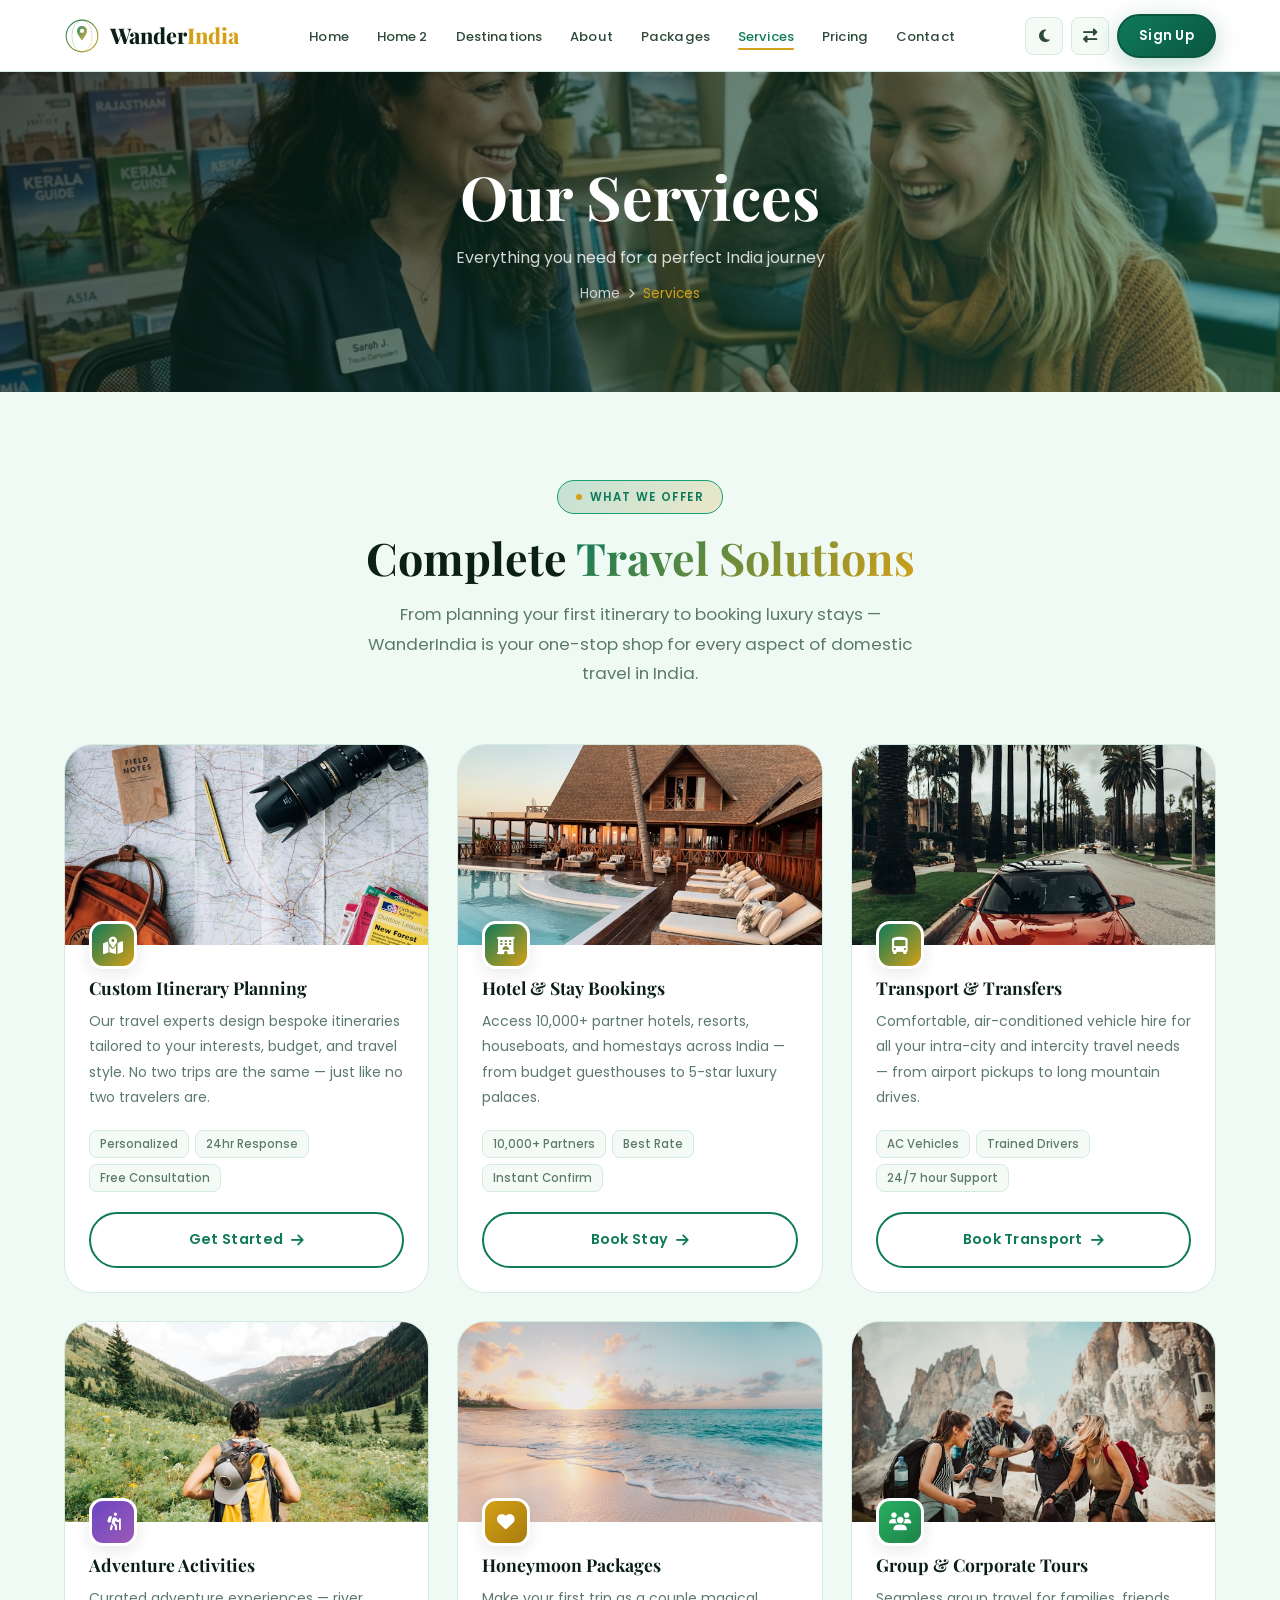
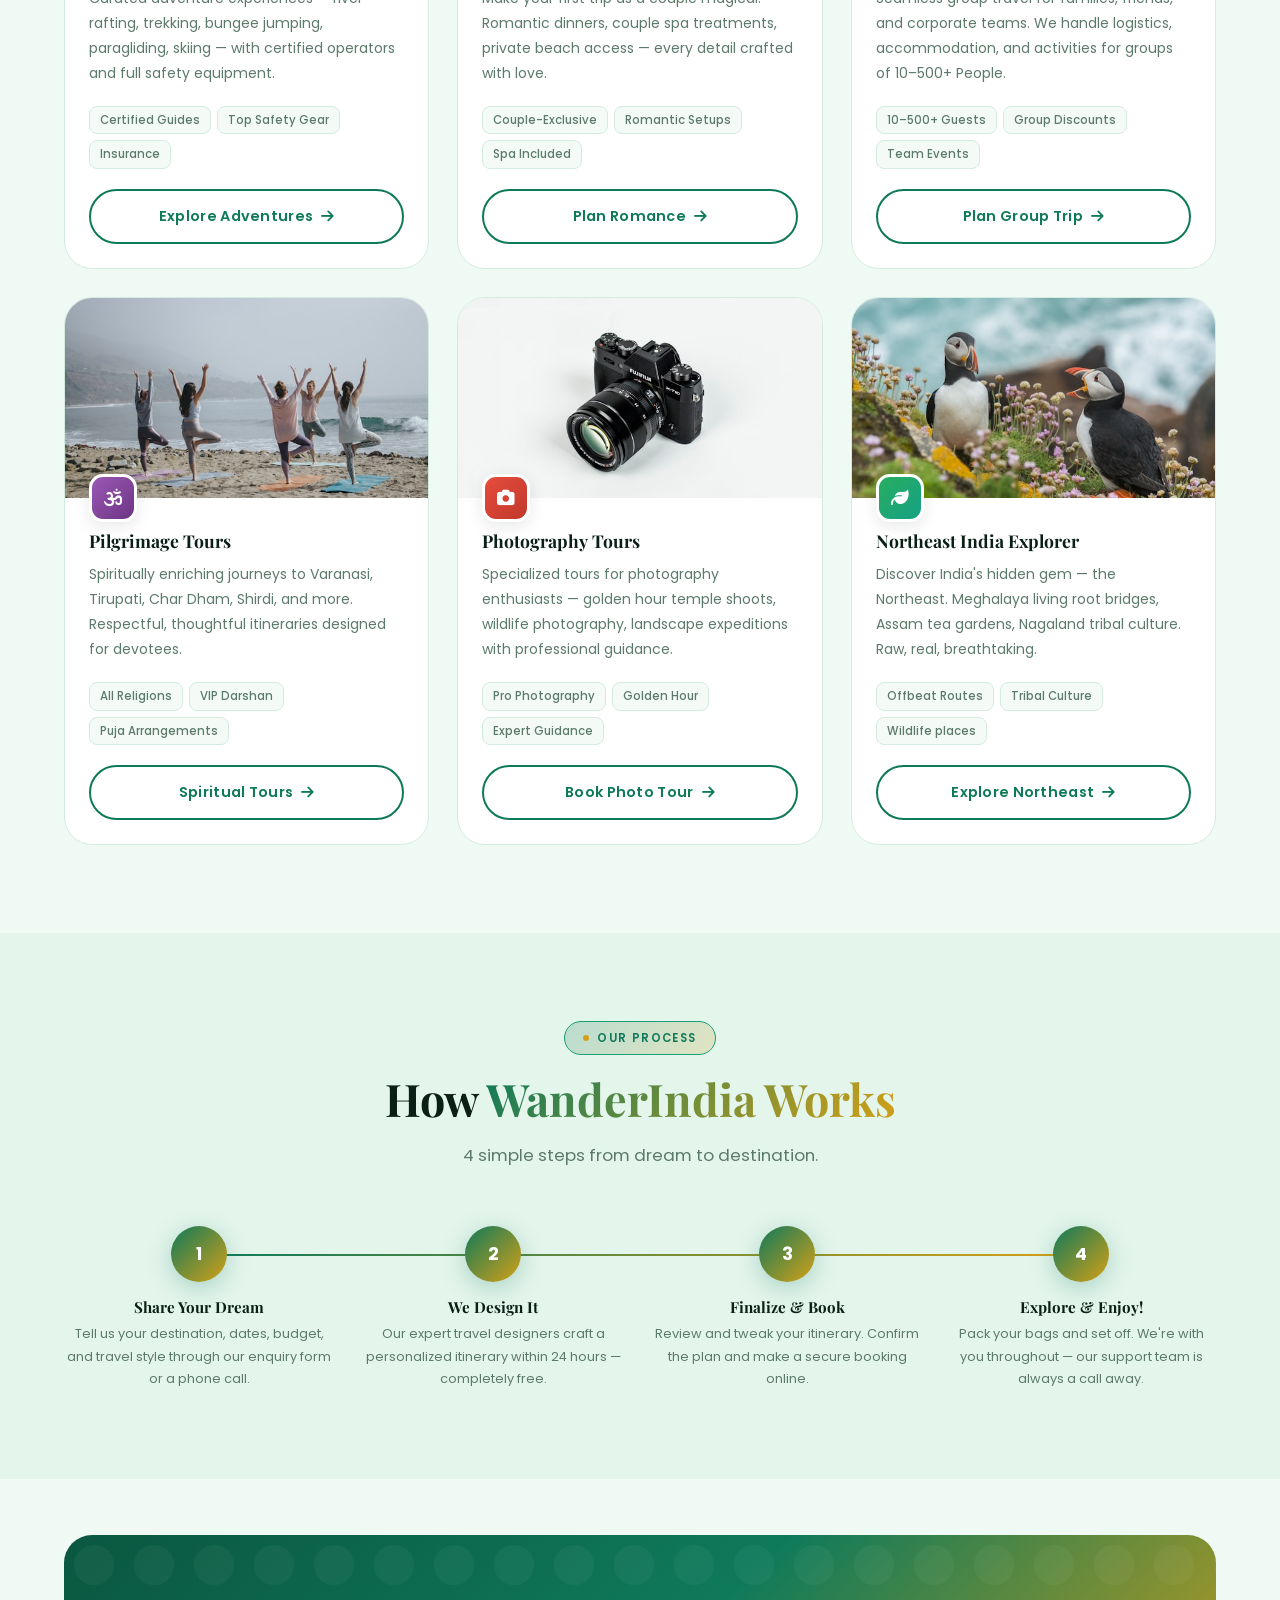
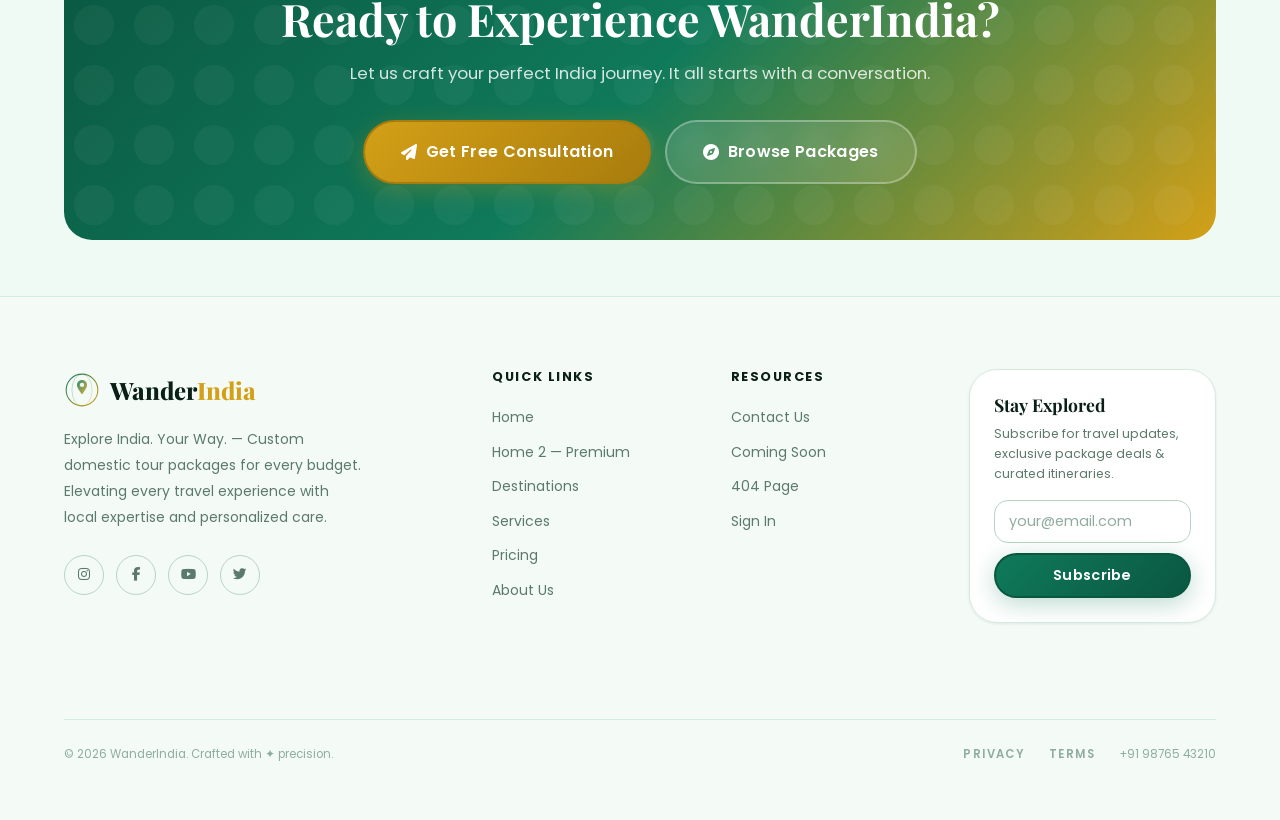
<file: services.html>
<!DOCTYPE html>
<html lang="en" dir="ltr">
<head>
    <meta charset="UTF-8">
    <meta name="viewport" content="width=device-width, initial-scale=1.0">
    <meta name="description" content="WanderIndia Services — Custom itinerary planning, hotel bookings, airport transfers, adventure packages, honeymoon tours, group travel, and pilgrimage packages across India.">
    <title>Services | WanderIndia — Complete Travel Services</title>
    <link rel="icon" href="data:image/svg+xml,%3Csvg xmlns='http://www.w3.org/2000/svg' viewBox='0 0 100 100' fill='none'%3E%3Ccircle cx='50' cy='50' r='44' stroke='%230F7A5A' stroke-width='3' fill='none'/%3E%3Cpath d='M50 22 C42 22 36 28 36 36 C36 46 50 62 50 62 C50 62 64 46 64 36 C64 28 58 22 50 22Z' fill='%23D4A017'/%3E%3Ccircle cx='50' cy='36' r='6' fill='white'/%3E%3C/svg%3E">
    <link rel="stylesheet" href="https://cdnjs.cloudflare.com/ajax/libs/font-awesome/6.5.1/css/all.min.css">
    <link rel="stylesheet" href="style.css">
    <style>
        .service-card {
            background: var(--surface);
            border: 1px solid var(--border-light);
            border-radius: var(--radius-xl);
            overflow: hidden;
            transition: var(--transition);
            display: flex;
            flex-direction: column;
        }
        .service-card:hover { transform: translateY(-8px); box-shadow: var(--shadow-xl); border-color: var(--primary-light); }
        .service-card-img { height: 200px; overflow: hidden; position: relative; }
        .service-card-img img { width:100%; height:100%; object-fit:cover; transition: transform 0.5s; }
        .service-card:hover .service-card-img img { transform: scale(1.07); }
        .service-card-icon {
            position: absolute;
            top: -24px; left: 24px;
            width: 48px; height: 48px;
            border-radius: var(--radius-md);
            background: linear-gradient(135deg, var(--primary), var(--secondary));
            display: flex; align-items: center; justify-content: center;
            color: #fff; font-size: 1.1rem;
            box-shadow: var(--shadow-md);
            border: 3px solid var(--surface);
        }
        .service-card-body { padding: 32px 24px 24px; flex: 1; display:flex; flex-direction:column; position: relative; }
        .service-card-title { font-family:'Playfair Display',serif; font-size:1.1rem; color:var(--text-dark); margin-bottom:10px; }
        .service-card-desc { font-size:0.875rem; color:var(--text-muted); line-height:1.8; flex:1; margin-bottom:20px; }
        .service-card-features { display:flex; flex-wrap:wrap; gap:6px; margin-bottom:20px; }
        .service-card-features span { background:var(--surface-alt); border:1px solid var(--border-light); border-radius:var(--radius-sm); padding:3px 10px; font-size:0.72rem; color:var(--text-muted); font-weight:500; }
    </style>
</head>
<body>

<div id="navbar-placeholder"></div>

<main class="page-content">

    <!-- Banner -->
    <div class="page-banner">
        <img src="assets/services_custom.png" alt="Travel consultant helping client plan India trip - WanderIndia services">
        <div class="page-banner-overlay"></div>
        <div class="page-banner-content">
            <h1>Our Services</h1>
            <p style="color:rgba(255,255,255,0.82);margin-bottom:10px;">Everything you need for a perfect India journey</p>
            <div class="breadcrumb">
                <a href="index.html">Home</a>
                <i class="fas fa-chevron-right" style="font-size:0.65rem;"></i>
                <span>Services</span>
            </div>
        </div>
    </div>

    <!-- ============================
         SERVICES INTRO
    ============================= -->
    <section class="section" id="services-intro" aria-label="Services introduction">
        <div class="container">
            <div class="section-header animate-on-scroll">
                <div class="section-label"><span class="dot"></span> What We Offer</div>
                <h2 class="section-title">Complete <span class="gradient-text">Travel Solutions</span></h2>
                <p class="section-desc">From planning your first itinerary to booking luxury stays — WanderIndia is your one-stop shop for every aspect of domestic travel in India.</p>
            </div>

            <div class="grid-3" id="services-grid">
                <!-- Service 1: Custom Itinerary -->
                <div class="service-card animate-on-scroll delay-1" id="svc-1">
                    <div class="service-card-img">
                        <img src="assets/svc_itinerary.jpg" alt="Travel consultant planning custom itinerary on tablet">
                    </div>
                    <div class="service-card-body">
                        <div class="service-card-icon"><i class="fas fa-map-marked-alt"></i></div>
                        <h3 class="service-card-title">Custom Itinerary Planning</h3>
                        <p class="service-card-desc">Our travel experts design bespoke itineraries tailored to your interests, budget, and travel style. No two trips are the same — just like no two travelers are.</p>
                        <div class="service-card-features"><span>Personalized</span><span>24hr Response</span><span>Free Consultation</span></div>
                        <a href="contact.html" class="btn btn-secondary" id="svc1-btn">Get Started <i class="fas fa-arrow-right"></i></a>
                    </div>
                </div>

                <!-- Service 2: Hotel Bookings -->
                <div class="service-card animate-on-scroll delay-2" id="svc-2">
                    <div class="service-card-img">
                        <img src="assets/svc_hotel.jpg" alt="Luxury Kerala houseboat hotel accommodation">
                    </div>
                    <div class="service-card-body">
                        <div class="service-card-icon"><i class="fas fa-hotel"></i></div>
                        <h3 class="service-card-title">Hotel & Stay Bookings</h3>
                        <p class="service-card-desc">Access 10,000+ partner hotels, resorts, houseboats, and homestays across India — from budget guesthouses to 5-star luxury palaces.</p>
                        <div class="service-card-features"><span>10,000+ Partners</span><span>Best Rate</span><span>Instant Confirm</span></div>
                        <a href="contact.html" class="btn btn-secondary" id="svc2-btn">Book Stay <i class="fas fa-arrow-right"></i></a>
                    </div>
                </div>

                <!-- Service 3: Transport -->
                <div class="service-card animate-on-scroll delay-3" id="svc-3">
                    <div class="service-card-img">
                        <img src="assets/svc_transport.jpg" alt="Mountain highway transport in Himalayas">
                    </div>
                    <div class="service-card-body">
                        <div class="service-card-icon"><i class="fas fa-bus-alt"></i></div>
                        <h3 class="service-card-title">Transport & Transfers</h3>
                        <p class="service-card-desc">Comfortable, air-conditioned vehicle hire for all your intra-city and intercity travel needs — from airport pickups to long mountain drives.</p>
                        <div class="service-card-features"><span>AC Vehicles</span><span>Trained Drivers</span><span>24/7 hour Support</span></div>
                        <a href="contact.html" class="btn btn-secondary" id="svc3-btn">Book Transport <i class="fas fa-arrow-right"></i></a>
                    </div>
                </div>

                <!-- Service 4: Adventure -->
                <div class="service-card animate-on-scroll delay-1" id="svc-4">
                    <div class="service-card-img">
                        <img src="assets/svc_adventure.jpg" alt="River rafting adventure in Rishikesh">
                    </div>
                    <div class="service-card-body">
                        <div class="service-card-icon" style="background:linear-gradient(135deg,#6B46C1,#9B59B6);"><i class="fas fa-hiking"></i></div>
                        <h3 class="service-card-title">Adventure Activities</h3>
                        <p class="service-card-desc">Curated adventure experiences — river rafting, trekking, bungee jumping, paragliding, skiing — with certified operators and full safety equipment.</p>
                        <div class="service-card-features"><span>Certified Guides</span><span>Top Safety Gear</span><span>Insurance</span></div>
                        <a href="packages.html" class="btn btn-secondary" id="svc4-btn">Explore Adventures <i class="fas fa-arrow-right"></i></a>
                    </div>
                </div>

                <!-- Service 5: Honeymoon -->
                <div class="service-card animate-on-scroll delay-2" id="svc-5">
                    <div class="service-card-img">
                        <img src="assets/svc_honeymoon.jpg" alt="Romantic Goa beach sunset for honeymoon couples">
                    </div>
                    <div class="service-card-body">
                        <div class="service-card-icon" style="background:linear-gradient(135deg,#D4A017,#A87C0D);"><i class="fas fa-heart"></i></div>
                        <h3 class="service-card-title">Honeymoon Packages</h3>
                        <p class="service-card-desc">Make your first trip as a couple magical. Romantic dinners, couple spa treatments, private beach access — every detail crafted with love.</p>
                        <div class="service-card-features"><span>Couple-Exclusive</span><span>Romantic Setups</span><span>Spa Included</span></div>
                        <a href="packages.html" class="btn btn-secondary" id="svc5-btn">Plan Romance <i class="fas fa-arrow-right"></i></a>
                    </div>
                </div>

                <!-- Service 6: Group Tours -->
                <div class="service-card animate-on-scroll delay-3" id="svc-6">
                    <div class="service-card-img">
                        <img src="assets/svc_group.jpg" alt="Group of travelers on a WanderIndia tour">
                    </div>
                    <div class="service-card-body">
                        <div class="service-card-icon" style="background:linear-gradient(135deg,#27AE60,#1E8449);"><i class="fas fa-users"></i></div>
                        <h3 class="service-card-title">Group & Corporate Tours</h3>
                        <p class="service-card-desc">Seamless group travel for families, friends, and corporate teams. We handle logistics, accommodation, and activities for groups of 10–500+ People.</p>
                        <div class="service-card-features"><span>10–500+ Guests</span><span>Group Discounts</span><span>Team Events</span></div>
                        <a href="contact.html" class="btn btn-secondary" id="svc6-btn">Plan Group Trip <i class="fas fa-arrow-right"></i></a>
                    </div>
                </div>

                <!-- Service 7: Pilgrimage -->
                <div class="service-card animate-on-scroll delay-1" id="svc-7">
                    <div class="service-card-img">
                        <img src="assets/svc_pilgrimage.jpg" alt="Varanasi Ganges spiritual pilgrimage tour">
                    </div>
                    <div class="service-card-body">
                        <div class="service-card-icon" style="background:linear-gradient(135deg,#9B59B6,#6C3483);"><i class="fas fa-om"></i></div>
                        <h3 class="service-card-title">Pilgrimage Tours</h3>
                        <p class="service-card-desc">Spiritually enriching journeys to Varanasi, Tirupati, Char Dham, Shirdi, and more. Respectful, thoughtful itineraries designed for devotees.</p>
                        <div class="service-card-features"><span>All Religions</span><span>VIP Darshan</span><span>Puja Arrangements</span></div>
                        <a href="packages.html" class="btn btn-secondary" id="svc7-btn">Spiritual Tours <i class="fas fa-arrow-right"></i></a>
                    </div>
                </div>

                <!-- Service 8: Photography -->
                <div class="service-card animate-on-scroll delay-2" id="svc-8">
                    <div class="service-card-img">
                        <img src="assets/svc_photography.jpg" alt="South India temple photography tour">
                    </div>
                    <div class="service-card-body">
                        <div class="service-card-icon" style="background:linear-gradient(135deg,#E74C3C,#C0392B);"><i class="fas fa-camera"></i></div>
                        <h3 class="service-card-title">Photography Tours</h3>
                        <p class="service-card-desc">Specialized tours for photography enthusiasts — golden hour temple shoots, wildlife photography, landscape expeditions with professional guidance.</p>
                        <div class="service-card-features"><span>Pro Photography</span><span>Golden Hour</span><span>Expert Guidance</span></div>
                        <a href="contact.html" class="btn btn-secondary" id="svc8-btn">Book Photo Tour <i class="fas fa-arrow-right"></i></a>
                    </div>
                </div>

                <!-- Service 9: Northeast -->
                <div class="service-card animate-on-scroll delay-3" id="svc-9">
                    <div class="service-card-img">
                        <img src="assets/svc_northeast.jpg" alt="Meghalaya living root bridge in Northeast India">
                    </div>
                    <div class="service-card-body">
                        <div class="service-card-icon" style="background:linear-gradient(135deg,#27AE60,#16A085);"><i class="fas fa-leaf"></i></div>
                        <h3 class="service-card-title">Northeast India Explorer</h3>
                        <p class="service-card-desc">Discover India's hidden gem — the Northeast. Meghalaya living root bridges, Assam tea gardens, Nagaland tribal culture. Raw, real, breathtaking.</p>
                        <div class="service-card-features"><span>Offbeat Routes</span><span>Tribal Culture</span><span>Wildlife places</span></div>
                        <a href="packages.html" class="btn btn-secondary" id="svc9-btn">Explore Northeast <i class="fas fa-arrow-right"></i></a>
                    </div>
                </div>
            </div>
        </div>
    </section>

    <!-- ============================
         HOW IT WORKS
    ============================= -->
    <section class="section bg-alt" id="how-it-works" aria-label="How our service works">
        <div class="container">
            <div class="section-header animate-on-scroll">
                <div class="section-label"><span class="dot"></span> Our Process</div>
                <h2 class="section-title">How <span class="gradient-text">WanderIndia Works</span></h2>
                <p class="section-desc">4 simple steps from dream to destination.</p>
            </div>
            <div class="process-steps animate-on-scroll" id="process-steps">
                <div class="process-step delay-1">
                    <div class="process-step-num">1</div>
                    <h4>Share Your Dream</h4>
                    <p>Tell us your destination, dates, budget, and travel style through our enquiry form or a phone call.</p>
                </div>
                <div class="process-step delay-2">
                    <div class="process-step-num">2</div>
                    <h4>We Design It</h4>
                    <p>Our expert travel designers craft a personalized itinerary within 24 hours — completely free.</p>
                </div>
                <div class="process-step delay-3">
                    <div class="process-step-num">3</div>
                    <h4>Finalize & Book</h4>
                    <p>Review and tweak your itinerary. Confirm the plan and make a secure booking online.</p>
                </div>
                <div class="process-step delay-4">
                    <div class="process-step-num">4</div>
                    <h4>Explore & Enjoy!</h4>
                    <p>Pack your bags and set off. We're with you throughout — our support team is always a call away.</p>
                </div>
            </div>
        </div>
    </section>

    <!-- CTA -->
    <section class="section-sm" id="svc-cta">
        <div class="container">
            <div class="cta-strip animate-on-scroll">
                <h2>Ready to Experience WanderIndia?</h2>
                <p>Let us craft your perfect India journey. It all starts with a conversation.</p>
                <div class="cta-strip-actions">
                    <a href="contact.html" class="btn btn-accent btn-lg btn-shine" id="svc-cta-btn"><i class="fas fa-paper-plane"></i> Get Free Consultation</a>
                    <a href="packages.html" class="btn btn-ghost btn-lg" id="svc-pkg-btn"><i class="fas fa-compass"></i> Browse Packages</a>
                </div>
            </div>
        </div>
    </section>

</main>

<div id="footer-placeholder"></div>
<script src="components.js"></script>
<script src="script.js"></script>
</body>
</html>
</file>
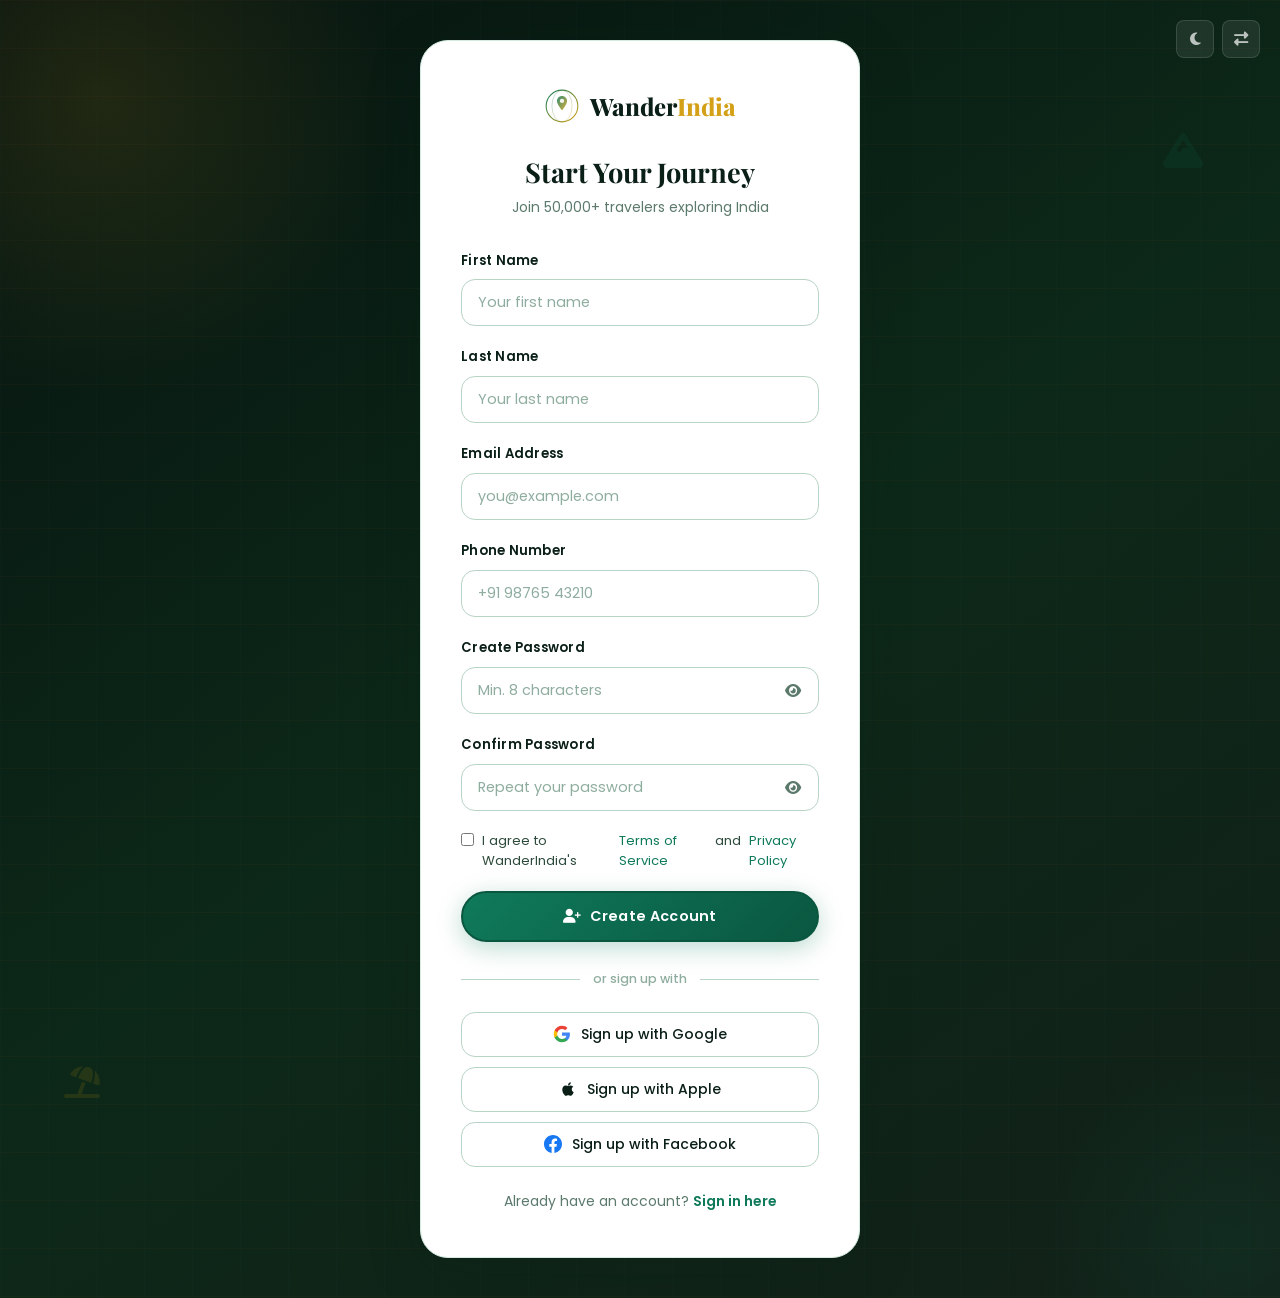
<file: signup.html>
<!DOCTYPE html>
<html lang="en" dir="ltr">
<head>
    <meta charset="UTF-8">
    <meta name="viewport" content="width=device-width, initial-scale=1.0">
    <meta name="description" content="Create your WanderIndia account — Join 50,000+ travelers exploring India. Get personalized itineraries, exclusive deals, and 24/7 travel support.">
    <title>Sign Up | WanderIndia — Join 50,000+ India Travelers</title>
    <link rel="icon" href="data:image/svg+xml,%3Csvg xmlns='http://www.w3.org/2000/svg' viewBox='0 0 100 100' fill='none'%3E%3Ccircle cx='50' cy='50' r='44' stroke='%230F7A5A' stroke-width='3' fill='none'/%3E%3Cpath d='M50 22 C42 22 36 28 36 36 C36 46 50 62 50 62 C50 62 64 46 64 36 C64 28 58 22 50 22Z' fill='%23D4A017'/%3E%3Ccircle cx='50' cy='36' r='6' fill='white'/%3E%3C/svg%3E">
    <link rel="stylesheet" href="https://cdnjs.cloudflare.com/ajax/libs/font-awesome/6.5.1/css/all.min.css">
    <link rel="stylesheet" href="style.css">
</head>
<body>

<div class="auth-page" id="signup-page">

    <!-- Top-right controls -->
    <div class="auth-top-icons absolute-corner">
        <button class="icon-btn dark-toggle" id="signup-dark-toggle" title="Toggle Dark Mode" aria-label="Toggle dark mode">
            <i class="fas fa-moon"></i>
        </button>
        <button class="icon-btn rtl-toggle" id="signup-rtl-toggle" title="Toggle RTL" aria-label="Toggle RTL direction">
            <i class="fas fa-exchange-alt"></i>
        </button>
    </div>

    <!-- Decorative background -->
    <div style="position:absolute;inset:0;pointer-events:none;overflow:hidden;">
        <div style="position:absolute;width:600px;height:600px;border-radius:50%;background:radial-gradient(circle,rgba(212,160,23,0.12) 0%,transparent 70%);top:-200px;left:-200px;"></div>
        <div style="position:absolute;width:400px;height:400px;border-radius:50%;background:radial-gradient(circle,rgba(15,122,90,0.12) 0%,transparent 70%);bottom:-150px;right:-150px;"></div>
        <div style="position:absolute;inset:0;background-image:linear-gradient(rgba(232,124,43,0.03) 1px,transparent 1px),linear-gradient(90deg,rgba(27,108,168,0.03) 1px,transparent 1px);background-size:48px 48px;"></div>
        <div style="position:absolute;top:10%;right:6%;opacity:0.12;animation:float 8s ease-in-out infinite;">
            <i class="fas fa-mountain" style="font-size:2.5rem;color:var(--primary);"></i>
        </div>
        <div style="position:absolute;bottom:15%;left:5%;opacity:0.12;animation:float 6s ease-in-out infinite 1.5s;">
            <i class="fas fa-umbrella-beach" style="font-size:2rem;color:var(--secondary);"></i>
        </div>
    </div>

    <!-- Auth Card -->
    <div class="auth-card animate-on-scroll zoom-in" id="signup-card">
        <!-- Logo -->
        <a href="index.html" class="auth-logo" id="signup-logo" aria-label="WanderIndia - Home">
            <svg width="36" height="36" viewBox="0 0 100 100" fill="none" xmlns="http://www.w3.org/2000/svg">
                <defs><linearGradient id="signupGrad" x1="0%" y1="0%" x2="100%" y2="100%"><stop offset="0%" stop-color="#0F7A5A"/><stop offset="100%" stop-color="#D4A017"/></linearGradient></defs>
                <circle cx="50" cy="50" r="44" stroke="url(#signupGrad)" stroke-width="3" fill="none"/>
                <ellipse cx="50" cy="50" rx="28" ry="44" stroke="url(#signupGrad)" stroke-width="1.5" fill="none" stroke-opacity="0.5"/>
                <line x1="6" y1="50" x2="94" y2="50" stroke="url(#signupGrad)" stroke-width="1.5" stroke-opacity="0.4"/>
                <path d="M50 22 C42 22 36 28 36 36 C36 46 50 62 50 62 C50 62 64 46 64 36 C64 28 58 22 50 22Z" fill="url(#signupGrad)" fill-opacity="0.85"/>
                <circle cx="50" cy="36" r="6" fill="white" fill-opacity="0.9"/>
            </svg>
            <span class="auth-logo-text">Wander<span>India</span></span>
        </a>

        <h1 class="auth-title">Start Your Journey</h1>
        <p class="auth-subtitle">Join 50,000+ travelers exploring India</p>

        <form class="auth-form" id="signup-form" onsubmit="event.preventDefault();window.location.href='index.html';">
            <div class="form-group">
                <label class="form-label" for="signup-first-name">First Name</label>
                <input type="text" id="signup-first-name" class="form-input" placeholder="Your first name" required>
            </div>
            <div class="form-group">
                <label class="form-label" for="signup-last-name">Last Name</label>
                <input type="text" id="signup-last-name" class="form-input" placeholder="Your last name" required>
            </div>
            <div class="form-group">
                <label class="form-label" for="signup-email">Email Address</label>
                <input type="email" id="signup-email" class="form-input" placeholder="you@example.com" required>
            </div>
            <div class="form-group">
                <label class="form-label" for="signup-phone">Phone Number</label>
                <input type="tel" id="signup-phone" class="form-input" placeholder="+91 98765 43210" required>
            </div>
            <div class="form-group">
                <label class="form-label" for="signup-password">Create Password</label>
                <div class="input-wrapper">
                    <input type="password" id="signup-password" class="form-input" placeholder="Min. 8 characters" required minlength="8">
                    <button type="button" class="toggle-password" aria-label="Toggle password visibility">
                        <i class="fa-solid fa-eye"></i>
                    </button>
                </div>
            </div>
            <div class="form-group">
                <label class="form-label" for="signup-confirm">Confirm Password</label>
                <div class="input-wrapper">
                    <input type="password" id="signup-confirm" class="form-input" placeholder="Repeat your password" required>
                    <button type="button" class="toggle-password" aria-label="Toggle password visibility">
                        <i class="fa-solid fa-eye"></i>
                    </button>
                </div>
            </div>
            <div style="margin-bottom:20px;">
                <label style="display:flex;align-items:flex-start;gap:8px;cursor:pointer;font-size:0.82rem;color:var(--text-body);line-height:1.5;" id="terms-label">
                    <input type="checkbox" style="accent-color:var(--primary);margin-top:2px;flex-shrink:0;" required id="signup-terms">
                    I agree to WanderIndia's <a href="#" style="color:var(--primary);">Terms of Service</a> and <a href="#" style="color:var(--primary);">Privacy Policy</a>
                </label>
            </div>
            <button type="submit" class="btn btn-primary btn-full btn-shine" id="signup-submit-btn" style="margin-bottom:4px;">
                <i class="fas fa-user-plus"></i> Create Account
            </button>
        </form>

        <div class="auth-divider">or sign up with</div>

        <div style="display:flex;flex-direction:column;gap:10px;">
            <!-- Google -->
            <button class="btn-social" id="signup-google">
                <svg width="18" height="18" viewBox="0 0 24 24">
                    <path d="M22.56 12.25c0-.78-.07-1.53-.2-2.25H12v4.26h5.92a5.06 5.06 0 01-2.2 3.32v2.77h3.57c2.08-1.92 3.28-4.74 3.28-8.1z" fill="#4285F4"/>
                    <path d="M12 23c2.97 0 5.46-.98 7.28-2.66l-3.57-2.77c-.98.66-2.23 1.06-3.71 1.06-2.86 0-5.29-1.93-6.16-4.53H2.18v2.84C3.99 20.53 7.7 23 12 23z" fill="#34A853"/>
                    <path d="M5.84 14.09c-.22-.66-.35-1.36-.35-2.09s.13-1.43.35-2.09V7.07H2.18C1.43 8.55 1 10.22 1 12s.43 3.45 1.18 4.93l2.85-2.22.81-.62z" fill="#FBBC05"/>
                    <path d="M12 5.38c1.62 0 3.06.56 4.21 1.64l3.15-3.15C17.45 2.09 14.97 1 12 1 7.7 1 3.99 3.47 2.18 7.07l3.66 2.84c.87-2.6 3.3-4.53 6.16-4.53z" fill="#EA4335"/>
                </svg>
                Sign up with Google
            </button>
            <!-- Apple -->
            <button class="btn-social" id="signup-apple">
                <svg width="18" height="18" viewBox="0 0 24 24" fill="currentColor">
                    <path d="M17.05 20.28c-.98.95-2.05.88-3.08.4-1.09-.5-2.08-.48-3.24 0-1.44.62-2.2.44-3.06-.4C2.79 15.25 3.51 7.59 9.05 7.31c1.35.07 2.29.74 3.08.8 1.18-.24 2.31-.93 3.57-.84 1.51.12 2.65.72 3.4 1.8-3.12 1.87-2.38 5.98.48 7.13-.57 1.5-1.31 2.99-2.54 4.09zM12.03 7.25c-.15-2.23 1.66-4.07 3.74-4.25.29 2.58-2.34 4.5-3.74 4.25z"/>
                </svg>
                Sign up with Apple
            </button>
            <!-- Facebook -->
            <button class="btn-social" id="signup-facebook">
                <svg width="18" height="18" viewBox="0 0 24 24" fill="#1877F2">
                    <path d="M24 12.073C24 5.405 18.627 0 12 0S0 5.405 0 12.073C0 18.1 4.388 23.094 10.125 24v-8.437H7.078v-3.49h3.047V9.41c0-3.025 1.792-4.697 4.533-4.697 1.313 0 2.686.236 2.686.236v2.97h-1.513c-1.491 0-1.956.93-1.956 1.887v2.267h3.328l-.532 3.49h-2.796V24C19.612 23.094 24 18.1 24 12.073z"/>
                </svg>
                Sign up with Facebook
            </button>
        </div>

        <p class="auth-footer-text">Already have an account? <a href="login.html" id="signup-login-link">Sign in here</a></p>
    </div>
</div>

<script src="script.js"></script>
</body>
</html>
</file>
<file: style.css>
/* ============================================
   WanderIndia — Domestic Tour Packages
   Global Styles  |  Theme: Emerald & Gold
   ============================================ */

@import url('https://fonts.googleapis.com/css2?family=Playfair+Display:ital,wght@0,400;0,600;0,700;0,800;1,400;1,600&family=Poppins:wght@300;400;500;600;700&display=swap');

/* ---- CSS Variables ---- */
:root {
    --primary: #0F7A5A;
    --primary-light: #1A9E74;
    --primary-dark: #0A5740;
    --primary-glow: rgba(15, 122, 90, 0.20);
    --secondary: #D4A017;
    --secondary-light: #E8BC40;
    --secondary-dark: #A87C0D;
    --secondary-glow: rgba(212, 160, 23, 0.20);

    --bg: #F0FAF5;
    --bg-alt: #E4F5EC;
    --surface: #FFFFFF;
    --surface-alt: #F4FBF7;
    --text-dark: #0A1F16;
    --text-body: #2D4A3A;
    --text-muted: #5C7A6B;
    --text-light: #8FAD9E;
    --border: #B8D4C4;
    --border-light: #D4EBE0;

    --success: #22C55E;
    --warning: #F59E0B;
    --error: #EF4444;

    --shadow-sm: 0 1px 3px rgba(10,31,22,0.08);
    --shadow-md: 0 4px 16px rgba(10,31,22,0.10);
    --shadow-lg: 0 8px 32px rgba(10,31,22,0.14);
    --shadow-xl: 0 16px 56px rgba(10,31,22,0.18);
    --shadow-primary: 0 6px 24px rgba(15,122,90,0.28);
    --shadow-secondary: 0 6px 24px rgba(212,160,23,0.28);

    --radius-sm: 8px;
    --radius-md: 14px;
    --radius-lg: 20px;
    --radius-xl: 28px;
    --radius-full: 9999px;
    --transition: all 0.35s cubic-bezier(0.4, 0, 0.2, 1);

    /* Logo vars */
    --logo-primary: #0F7A5A;
    --logo-secondary: #D4A017;

    /* Navbar */
    --nav-bg: rgba(255,255,255,0.95);
    --nav-border: rgba(184,212,196,0.6);
    --nav-height: 72px;
}

.dark {
    --bg: #071410;
    --bg-alt: #0C1E17;
    --surface: #122018;
    --surface-alt: #182B20;
    --text-dark: #EDFAF4;
    --text-body: #B8D4C4;
    --text-muted: #7A9E8E;
    --text-light: #506A5C;
    --border: #1A3028;
    --border-light: #152618;
    --shadow-sm: 0 1px 3px rgba(0,0,0,0.35);
    --shadow-md: 0 4px 16px rgba(0,0,0,0.45);
    --shadow-lg: 0 8px 32px rgba(0,0,0,0.55);
    --shadow-xl: 0 16px 56px rgba(0,0,0,0.65);
    --nav-bg: rgba(7,20,16,0.96);
    --nav-border: rgba(26,48,40,0.85);
    --logo-primary: #2FD19A;
    --logo-secondary: #E8BC40;
}

/* ---- Reset & Base ---- */
*, *::before, *::after {
    margin: 0;
    padding: 0;
    box-sizing: border-box;
}
html {
    scroll-behavior: smooth;
    font-size: 16px;
    overflow-x: clip;
}
body {
    font-family: 'Poppins', sans-serif;
    color: var(--text-body);
    background-color: var(--bg);
    line-height: 1.75;
    overflow-x: hidden;
    transition: background-color 0.3s ease, color 0.3s ease;
}
h1, h2, h3, h4, h5, h6 {
    font-family: 'Playfair Display', serif;
    line-height: 1.25;
    color: var(--text-dark);
    font-weight: 700;
}
h1 { font-size: clamp(2.2rem, 5vw, 3.8rem); }
h2 { font-size: clamp(1.7rem, 3.5vw, 2.8rem); }
h3 { font-size: clamp(1.2rem, 2.2vw, 1.7rem); }
h4 { font-size: clamp(1rem, 1.8vw, 1.25rem); }

a { text-decoration: none; color: inherit; transition: var(--transition); }
img { max-width: 100%; height: auto; display: block; }
ul, ol { list-style: none; }
input, textarea, select, button {
    font-family: 'Poppins', sans-serif;
    outline: none;
    border: none;
}
button { cursor: pointer; }

/* ============================================
   LAYOUT UTILITIES
============================================ */
.container {
    width: 100%;
    max-width: 1200px;
    margin: 0 auto;
    padding: 0 24px;
}
.section {
    padding: 88px 0;
}
.section-sm {
    padding: 56px 0;
}
.text-center { text-align: center; }
.text-left { text-align: left; }

/* Section label */
.section-label {
    display: inline-flex;
    align-items: center;
    gap: 8px;
    background: linear-gradient(135deg, var(--primary-glow), var(--secondary-glow));
    border: 1px solid var(--primary-light);
    border-radius: var(--radius-full);
    padding: 6px 18px;
    font-size: 0.72rem;
    font-weight: 600;
    letter-spacing: 0.12em;
    text-transform: uppercase;
    color: var(--primary);
    margin-bottom: 16px;
}
.section-label .dot {
    width: 6px;
    height: 6px;
    border-radius: 50%;
    background: var(--secondary);
    display: inline-block;
}
.section-title {
    margin-bottom: 14px;
}
.section-desc {
    color: var(--text-muted);
    max-width: 580px;
    margin: 0 auto 48px;
    font-size: 1.05rem;
}
.section-header {
    text-align: center;
    margin-bottom: 56px;
}
.section-header .section-label {
    display: inline-flex;
}

/* ============================================
   BUTTONS
============================================ */
.btn {
    display: inline-flex;
    align-items: center;
    justify-content: center;
    text-align: center;
    gap: 8px;
    padding: 13px 28px;
    border-radius: var(--radius-full);
    font-size: 0.9rem;
    font-weight: 600;
    font-family: 'Poppins', sans-serif;
    letter-spacing: 0.02em;
    transition: var(--transition);
    cursor: pointer;
    white-space: nowrap;
    border: 2px solid transparent;
    position: relative;
    overflow: hidden;
}
.btn-sm { padding: 9px 20px; font-size: 0.82rem; }
.btn-lg { padding: 16px 36px; font-size: 1rem; }

.btn-primary {
    background: linear-gradient(135deg, var(--primary), var(--primary-dark));
    color: #fff;
    border-color: var(--primary-dark);
    box-shadow: var(--shadow-primary);
}
.btn-primary:hover {
    background: linear-gradient(135deg, var(--primary-light), var(--primary));
    transform: translateY(-2px);
    box-shadow: 0 10px 32px rgba(15,122,90,0.38);
}
.btn-primary:active { transform: translateY(0); }

.btn-secondary {
    background: transparent;
    color: var(--primary);
    border-color: var(--primary);
}
.btn-secondary:hover {
    background: var(--primary);
    color: #fff;
    transform: translateY(-2px);
    box-shadow: var(--shadow-primary);
}

.btn-accent {
    background: linear-gradient(135deg, var(--secondary), var(--secondary-dark));
    color: #fff;
    border-color: var(--secondary-dark);
    box-shadow: var(--shadow-secondary);
}
.btn-accent:hover {
    background: linear-gradient(135deg, var(--secondary-light), var(--secondary));
    transform: translateY(-2px);
    box-shadow: 0 10px 32px rgba(212,160,23,0.38);
}

.btn-ghost {
    background: rgba(255,255,255,0.12);
    color: #fff;
    border-color: rgba(255,255,255,0.3);
    backdrop-filter: blur(8px);
}
.btn-ghost:hover {
    background: rgba(255,255,255,0.22);
    border-color: rgba(255,255,255,0.6);
    transform: translateY(-2px);
}

.btn-full { width: 100%; }

/* Shine effect */
.btn-shine::after {
    content: '';
    position: absolute;
    top: 0; left: -100%;
    width: 60%;
    height: 100%;
    background: linear-gradient(90deg, transparent, rgba(255,255,255,0.25), transparent);
    transform: skewX(-20deg);
    transition: 0.6s;
}
.btn-shine:hover::after { left: 150%; }

/* ============================================
   NAVBAR
============================================ */
#navbar {
    position: fixed;
    top: 0; left: 0; right: 0;
    z-index: 1000;
    height: var(--nav-height);
    background: var(--nav-bg);
    border-bottom: 1px solid var(--nav-border);
    backdrop-filter: blur(20px);
    -webkit-backdrop-filter: blur(20px);
    transition: var(--transition);
}
#navbar.scrolled {
    box-shadow: var(--shadow-md);
}

.nav-inner {
    display: flex;
    align-items: center;
    justify-content: space-between;
    height: var(--nav-height);
    gap: 16px;
}

/* Logo */
.nav-logo {
    display: flex;
    align-items: center;
    gap: 10px;
    flex-shrink: 0;
    text-decoration: none;
}
.nav-logo-text {
    font-family: 'Playfair Display', serif;
    font-weight: 800;
    font-size: 1.35rem;
    color: var(--text-dark);
    line-height: 1;
}
.nav-logo-text span { color: var(--secondary); }

/* Desktop nav links */
.nav-links {
    display: flex;
    align-items: center;
    gap: 4px;
    list-style: none;
}
.nav-links a {
    font-size: 0.82rem;
    font-weight: 500;
    color: var(--text-body);
    padding: 6px 12px;
    border-radius: var(--radius-sm);
    position: relative;
    transition: var(--transition);
    white-space: nowrap;
    letter-spacing: 0.01em;
}
.nav-links a::after {
    content: '';
    position: absolute;
    bottom: 2px; left: 12px; right: 12px;
    height: 2px;
    background: var(--secondary);
    border-radius: 2px;
    transform: scaleX(0);
    transition: transform 0.3s ease;
    transform-origin: center;
}
.nav-links a:hover, .nav-links a.active {
    color: var(--primary);
}
.nav-links a:hover::after, .nav-links a.active::after {
    transform: scaleX(1);
}

/* Nav actions */
.nav-actions {
    display: flex;
    align-items: center;
    gap: 8px;
    flex-shrink: 0;
}

/* Icon buttons */
.icon-btn {
    width: 38px; height: 38px;
    border-radius: var(--radius-sm);
    background: var(--surface-alt);
    border: 1px solid var(--border-light);
    color: var(--text-body);
    display: flex;
    align-items: center;
    justify-content: center;
    font-size: 0.9rem;
    cursor: pointer;
    transition: var(--transition);
    flex-shrink: 0;
}
.icon-btn:hover {
    background: var(--primary);
    color: #fff;
    border-color: var(--primary);
    transform: translateY(-1px);
}

/* Hamburger */
.nav-hamburger {
    display: none;
    flex-direction: column;
    gap: 5px;
    width: 38px; height: 38px;
    padding: 10px;
    border-radius: var(--radius-sm);
    background: var(--surface-alt);
    border: 1px solid var(--border-light);
    cursor: pointer;
    transition: var(--transition);
}
.nav-hamburger span {
    display: block;
    height: 2px;
    background: var(--text-dark);
    border-radius: 2px;
    transition: var(--transition);
}
.nav-hamburger.open span:nth-child(1) { transform: translateY(7px) rotate(45deg); }
.nav-hamburger.open span:nth-child(2) { opacity: 0; }
.nav-hamburger.open span:nth-child(3) { transform: translateY(-7px) rotate(-45deg); }

/* Mobile menu */
.nav-mobile {
    display: none;
    position: fixed;
    top: var(--nav-height);
    left: 0; right: 0;
    background: var(--surface);
    border-bottom: 1px solid var(--border);
    box-shadow: var(--shadow-lg);
    z-index: 999;
    max-height: calc(100vh - var(--nav-height));
    overflow-y: auto;
    flex-direction: column;
}
.nav-mobile.open { display: flex; }
.nav-mobile > a {
    display: block;
    padding: 14px 24px;
    font-size: 0.95rem;
    font-weight: 500;
    color: var(--text-body);
    border-bottom: 1px solid var(--border-light);
    transition: var(--transition);
}
.nav-mobile > a:hover, .nav-mobile > a.active {
    color: var(--primary);
    background: var(--surface-alt);
    padding-left: 32px;
}
.nav-mobile-actions {
    padding: 16px 24px;
    display: flex;
    flex-direction: column;
    gap: 10px;
}
.nav-mobile-actions .btn { width: 100%; justify-content: center; }

/* Page content offset for fixed navbar */
.page-content { padding-top: var(--nav-height); }

/* ============================================
   PAGE BANNER (inner pages)
============================================ */
.page-banner {
    position: relative;
    height: 320px;
    display: flex;
    align-items: center;
    justify-content: center;
    overflow: hidden;
}
.page-banner img {
    position: absolute;
    inset: 0;
    width: 100%;
    height: 100%;
    object-fit: cover;
}
.page-banner-overlay {
    position: absolute;
    inset: 0;
    background: linear-gradient(135deg, rgba(7,20,16,0.72) 0%, rgba(15,122,90,0.45) 100%);
}
.page-banner-content {
    position: relative;
    z-index: 1;
    text-align: center;
    color: #fff;
    padding: 24px;
}
.page-banner-content h1 {
    color: #fff;
    margin-bottom: 10px;
}
.breadcrumb {
    display: flex;
    align-items: center;
    justify-content: center;
    gap: 8px;
    font-size: 0.85rem;
    color: rgba(255,255,255,0.75);
}
.breadcrumb a { color: rgba(255,255,255,0.75); }
.breadcrumb a:hover { color: var(--secondary); }
.breadcrumb span { color: var(--secondary); }

/* ============================================
   CARDS
============================================ */
.card {
    background: var(--surface);
    border: 1px solid var(--border-light);
    border-radius: var(--radius-lg);
    overflow: hidden;
    transition: var(--transition);
    box-shadow: var(--shadow-sm);
}
.card:hover {
    transform: translateY(-5px);
    box-shadow: var(--shadow-lg);
    border-color: var(--primary-light);
}

/* Destination card */
.dest-card {
    position: relative;
    border-radius: var(--radius-lg);
    overflow: hidden;
    aspect-ratio: 3/4;
    cursor: pointer;
}
#destinations-grid {
    display: grid;
    grid-template-columns: 2fr 1fr 1fr;
    grid-template-rows: 1fr 1fr;
    gap: 16px;
}
#destinations-grid .dest-card {
    aspect-ratio: auto;
    height: 100%;
}
#dest-kerala {
    grid-row: span 2;
    height: 420px;
}
.dest-card img {
    width: 100%;
    height: 100%;
    object-fit: cover;
    transition: transform 0.5s ease;
}
.dest-card:hover img { transform: scale(1.08); }
.dest-card-overlay {
    position: absolute;
    inset: 0;
    background: linear-gradient(to top, rgba(11,18,32,0.85) 0%, rgba(11,18,32,0.1) 55%, transparent 100%);
    display: flex;
    flex-direction: column;
    justify-content: flex-end;
    padding: 24px;
}
.dest-card-badge {
    position: absolute;
    top: 14px; left: 14px;
    background: var(--secondary);
    color: #fff;
    font-size: 0.7rem;
    font-weight: 600;
    padding: 4px 12px;
    border-radius: var(--radius-full);
    letter-spacing: 0.05em;
    text-transform: uppercase;
}
.dest-card-name {
    font-family: 'Playfair Display', serif;
    font-size: 1.3rem;
    font-weight: 700;
    color: #fff;
    margin-bottom: 4px;
}
.dest-card-meta {
    font-size: 0.8rem;
    color: rgba(255,255,255,0.75);
    display: flex;
    align-items: center;
    gap: 6px;
}

/* Package card */
.pkg-card {
    background: var(--surface);
    border: 1px solid var(--border-light);
    border-radius: var(--radius-lg);
    overflow: hidden;
    transition: var(--transition);
    box-shadow: var(--shadow-sm);
    display: flex;
    flex-direction: column;
}
.pkg-card:hover {
    transform: translateY(-6px);
    box-shadow: var(--shadow-xl);
    border-color: var(--primary-light);
}
.pkg-card-img {
    position: relative;
    height: 220px;
    overflow: hidden;
}
.pkg-card-img img {
    width: 100%;
    height: 100%;
    object-fit: cover;
    transition: transform 0.5s ease;
}
.pkg-card:hover .pkg-card-img img { transform: scale(1.07); }
.pkg-card-badge {
    position: absolute;
    top: 14px; left: 14px;
    background: var(--secondary);
    color: #fff;
    font-size: 0.7rem;
    font-weight: 600;
    padding: 4px 12px;
    border-radius: var(--radius-full);
    letter-spacing: 0.05em;
    text-transform: uppercase;
}
.pkg-card-fav {
    position: absolute;
    top: 14px; right: 14px;
    width: 34px; height: 34px;
    border-radius: 50%;
    background: rgba(255,255,255,0.9);
    display: flex;
    align-items: center;
    justify-content: center;
    color: var(--text-muted);
    cursor: pointer;
    font-size: 0.85rem;
    transition: var(--transition);
}
.pkg-card-fav:hover { color: #EF4444; background: #fff; }
.pkg-card-body {
    padding: 20px;
    flex: 1;
    display: flex;
    flex-direction: column;
}
.pkg-card-title {
    font-family: 'Playfair Display', serif;
    font-size: 1.05rem;
    font-weight: 700;
    color: var(--text-dark);
    margin-bottom: 8px;
}
.pkg-card-meta {
    display: flex;
    flex-wrap: wrap;
    gap: 12px;
    margin-bottom: 12px;
}
.pkg-card-meta span {
    display: flex;
    align-items: center;
    gap: 5px;
    font-size: 0.78rem;
    color: var(--text-muted);
}
.pkg-card-meta span i { color: var(--primary); }
.pkg-card-includes {
    display: flex;
    flex-wrap: wrap;
    gap: 6px;
    margin-bottom: 16px;
}
.pkg-include-tag {
    background: var(--surface-alt);
    border: 1px solid var(--border-light);
    border-radius: var(--radius-sm);
    padding: 3px 10px;
    font-size: 0.72rem;
    color: var(--text-muted);
    font-weight: 500;
}
.pkg-card-footer {
    display: flex;
    align-items: center;
    justify-content: space-between;
    margin-top: auto;
    padding-top: 16px;
    border-top: 1px solid var(--border-light);
}
.pkg-price {
    display: flex;
    flex-direction: column;
}
.pkg-price-label { font-size: 0.7rem; color: var(--text-muted); }
.pkg-price-value {
    font-family: 'Playfair Display', serif;
    font-size: 1.35rem;
    font-weight: 700;
    color: var(--primary);
}
.pkg-price-value span {
    font-size: 0.75rem;
    font-family: 'Poppins', sans-serif;
    font-weight: 400;
    color: var(--text-muted);
}

/* ============================================
   STATS BAR
============================================ */
.stats-bar {
    background: var(--surface);
    border: 1px solid var(--border-light);
    border-radius: var(--radius-xl);
    padding: 28px 40px;
    display: grid;
    grid-template-columns: repeat(4, 1fr);
    gap: 0;
    box-shadow: var(--shadow-md);
}
.stat-item {
    text-align: center;
    padding: 12px 20px;
    position: relative;
}
.stat-item:not(:last-child)::after {
    content: '';
    position: absolute;
    top: 20%; right: 0;
    width: 1px;
    height: 60%;
    background: var(--border-light);
}
.stat-number {
    font-family: 'Playfair Display', serif;
    font-size: 2.2rem;
    font-weight: 800;
    color: var(--primary);
    line-height: 1;
    margin-bottom: 4px;
}
.stat-number span { color: var(--secondary); }
.stat-label {
    font-size: 0.8rem;
    color: var(--text-muted);
    font-weight: 500;
}

/* ============================================
   TESTIMONIALS
============================================ */
.testimonial-card {
    background: var(--surface);
    border: 1px solid var(--border-light);
    border-radius: var(--radius-lg);
    padding: 28px;
    box-shadow: var(--shadow-sm);
    transition: var(--transition);
    position: relative;
}
.testimonial-card::before {
    content: '"';
    position: absolute;
    top: 20px; left: 24px;
    font-family: 'Playfair Display', serif;
    font-size: 4rem;
    color: var(--primary-light);
    opacity: 0.3;
    line-height: 1;
}
.testimonial-card:hover {
    transform: translateY(-4px);
    box-shadow: var(--shadow-lg);
    border-color: var(--primary-light);
}
.testimonial-text {
    font-size: 0.92rem;
    color: var(--text-body);
    line-height: 1.8;
    margin-bottom: 20px;
    padding-top: 16px;
}
.testimonial-author {
    display: flex;
    align-items: center;
    gap: 12px;
}
.testimonial-avatar {
    width: 44px; height: 44px;
    border-radius: 50%;
    object-fit: cover;
    border: 2px solid var(--primary-light);
}
.testimonial-avatar-placeholder {
    width: 44px; height: 44px;
    border-radius: 50%;
    background: linear-gradient(135deg, var(--primary), var(--secondary));
    display: flex;
    align-items: center;
    justify-content: center;
    color: #fff;
    font-weight: 700;
    font-size: 1rem;
    flex-shrink: 0;
}
.testimonial-name {
    font-weight: 600;
    font-size: 0.9rem;
    color: var(--text-dark);
}
.testimonial-location {
    font-size: 0.78rem;
    color: var(--text-muted);
}
.testimonial-stars {
    display: flex;
    gap: 2px;
    margin-bottom: 6px;
}
.testimonial-stars i { color: var(--secondary); font-size: 0.8rem; }

/* ============================================
   FOOTER
============================================ */
#footer {
    background: var(--surface-alt);
    color: var(--text-body);
    padding-top: 72px;
    padding-bottom: 32px;
    border-top: 1px solid var(--border-light);
    transition: var(--transition);
}
.dark #footer {
    background: var(--bg-alt);
}
.footer-top {
    display: grid;
    grid-template-columns: 2fr 1fr 1fr 1.3fr;
    gap: 48px;
    padding-bottom: 56px;
}
.footer-brand-logo {
    display: flex;
    align-items: center;
    gap: 10px;
    text-decoration: none;
    margin-bottom: 16px;
}
.footer-brand-name {
    font-family: 'Playfair Display', serif;
    font-size: 1.5rem;
    font-weight: 800;
    color: var(--text-dark);
}
.footer-brand-name span { color: var(--secondary); }
.footer-desc {
    font-size: 0.875rem;
    line-height: 1.85;
    margin-bottom: 24px;
    max-width: 300px;
    color: var(--text-muted);
}
.footer-social {
    display: flex;
    gap: 12px;
}
.footer-social a {
    width: 40px; height: 40px;
    border-radius: 50%;
    border: 1px solid var(--border);
    display: flex;
    align-items: center;
    justify-content: center;
    color: var(--text-muted);
    font-size: 0.85rem;
    transition: var(--transition);
    background: transparent;
}
.footer-social a:hover {
    background: var(--primary);
    border-color: var(--primary);
    color: #fff;
    transform: translateY(-3px);
}
.footer-col h4 {
    font-family: 'Poppins', sans-serif;
    font-size: 0.8rem;
    font-weight: 700;
    text-transform: uppercase;
    letter-spacing: 0.12em;
    color: var(--text-dark);
    margin-bottom: 20px;
}
.footer-links {
    display: flex;
    flex-direction: column;
    gap: 10px;
}
.footer-links a {
    font-size: 0.875rem;
    color: var(--text-muted);
    transition: var(--transition);
    display: flex;
    align-items: center;
    gap: 6px;
}
.footer-links a:hover {
    color: var(--primary);
    padding-left: 6px;
}
.footer-newsletter {
    background: var(--surface);
    border: 1px solid var(--border-light);
    border-radius: var(--radius-xl);
    padding: 24px;
    box-shadow: var(--shadow-sm);
}
.footer-newsletter h4 {
    font-family: 'Playfair Display', serif;
    font-size: 1.1rem;
    color: var(--text-dark);
    margin-bottom: 8px;
    text-transform: none;
    letter-spacing: normal;
}
.footer-newsletter p {
    font-size: 0.78rem;
    color: var(--text-muted);
    line-height: 1.6;
    margin-bottom: 16px;
}
.footer-contact-item {
    display: flex;
    align-items: flex-start;
    gap: 10px;
    font-size: 0.875rem;
    margin-bottom: 12px;
    color: var(--text-muted);
}
.footer-contact-item i {
    color: var(--secondary);
    margin-top: 3px;
    width: 14px;
    text-align: center;
    flex-shrink: 0;
}
.footer-bottom {
    padding: 24px 0;
    display: flex;
    align-items: center;
    justify-content: space-between;
    font-size: 0.72rem;
    color: var(--text-light);
    gap: 16px;
    flex-wrap: wrap;
    border-top: 1px solid var(--border-light);
    margin-top: 40px;
}
.footer-bottom a {
    color: var(--text-light);
    transition: var(--transition);
    text-transform: uppercase;
    letter-spacing: 0.12em;
    font-weight: 600;
}
.footer-bottom a:hover { color: var(--primary); }

/* ============================================
   HERO SECTIONS
============================================ */
.hero {
    position: relative;
    min-height: 100vh;
    display: flex;
    align-items: center;
    overflow: hidden;
    padding-top: var(--nav-height);
    padding-bottom: 64px;
}
.hero-bg {
    position: absolute;
    inset: 0;
    width: 100%;
    height: 100%;
    object-fit: cover;
    object-position: center;
}
.hero-overlay {
    position: absolute;
    inset: 0;
    background: linear-gradient(135deg, rgba(7,20,16,0.78) 0%, rgba(15,122,90,0.32) 60%, rgba(7,20,16,0.52) 100%);
}
.hero-content {
    position: relative;
    z-index: 1;
    color: #fff;
    max-width: 720px;
    text-align: center;
    margin: 0 auto;
}
.hero-content h1 { color: #fff; }
.hero-label {
    display: inline-flex;
    align-items: center;
    gap: 8px;
    background: rgba(212,160,23,0.15);
    border: 1px solid rgba(212,160,23,0.38);
    border-radius: var(--radius-full);
    padding: 6px 18px;
    font-size: 0.72rem;
    font-weight: 600;
    letter-spacing: 0.12em;
    text-transform: uppercase;
    color: var(--secondary-light);
    margin-bottom: 20px;
}
.hero-label .pulse {
    width: 6px; height: 6px;
    border-radius: 50%;
    background: var(--secondary);
    animation: pulse 2s infinite;
}
.hero-title {
    font-size: clamp(2.8rem, 6vw, 4.8rem);
    margin-bottom: 20px;
    line-height: 1.1;
}
.hero-title span { color: var(--secondary-light); }
.hero-desc {
    font-size: 1.1rem;
    color: rgba(255,255,255,0.82);
    margin: 0 auto 36px;
    max-width: 540px;
    line-height: 1.8;
}
.hero-actions {
    display: flex;
    gap: 14px;
    flex-wrap: wrap;
    align-items: center;
    justify-content: center;
}

/* Hero search box */
.hero-search {
    background: rgba(255,255,255,0.97);
    border-radius: var(--radius-lg);
    padding: 20px;
    box-shadow: var(--shadow-xl);
    display: grid;
    grid-template-columns: 1.5fr 0.9fr 1.15fr auto;
    gap: 16px;
    align-items: end;
    margin-top: 40px;
    backdrop-filter: blur(20px);
}
.dark .hero-search {
    background: rgba(18,32,24,0.97);
    border: 1px solid var(--border);
}
.search-field label {
    display: block;
    font-size: 0.72rem;
    font-weight: 600;
    text-transform: uppercase;
    letter-spacing: 0.08em;
    color: var(--text-muted);
    margin-bottom: 6px;
}
.search-field input, .search-field select {
    width: 100%;
    padding: 11px 14px;
    border: 1.5px solid var(--border);
    border-radius: var(--radius-md);
    font-size: 0.9rem;
    color: var(--text-dark);
    background: var(--surface);
    transition: var(--transition);
}
.search-field input:focus, .search-field select:focus {
    border-color: var(--primary);
    box-shadow: 0 0 0 3px var(--primary-glow);
}

/* ============================================
   WHY CHOOSE US
============================================ */
.feature-card {
    background: var(--surface);
    border: 1px solid var(--border-light);
    border-radius: var(--radius-lg);
    padding: 32px 28px;
    text-align: center;
    transition: var(--transition);
    position: relative;
    overflow: hidden;
}
.feature-card::before {
    content: '';
    position: absolute;
    top: 0; left: 0; right: 0;
    height: 3px;
    background: linear-gradient(90deg, var(--primary), var(--secondary));
    transform: scaleX(0);
    transition: transform 0.4s ease;
    transform-origin: left;
}
.feature-card:hover::before { transform: scaleX(1); }
.feature-card:hover {
    transform: translateY(-6px);
    box-shadow: var(--shadow-lg);
}
.feature-icon {
    width: 64px; height: 64px;
    border-radius: var(--radius-md);
    background: linear-gradient(135deg, var(--primary-glow), var(--secondary-glow));
    display: flex;
    align-items: center;
    justify-content: center;
    margin: 0 auto 20px;
    font-size: 1.4rem;
    color: var(--primary);
    border: 1px solid var(--border-light);
    transition: var(--transition);
}
.feature-card:hover .feature-icon {
    background: linear-gradient(135deg, var(--primary), var(--secondary));
    color: #fff;
    border-color: transparent;
}
.feature-title {
    font-family: 'Playfair Display', serif;
    font-size: 1.1rem;
    color: var(--text-dark);
    margin-bottom: 10px;
}
.feature-desc { font-size: 0.875rem; color: var(--text-muted); line-height: 1.75; }

/* ============================================
   FORM STYLES (Global)
============================================ */
.form-group { margin-bottom: 20px; }
.form-label {
    display: block;
    font-size: 0.82rem;
    font-weight: 600;
    color: var(--text-dark);
    margin-bottom: 7px;
    letter-spacing: 0.02em;
}
.form-input, .form-select, .form-textarea {
    width: 100%;
    padding: 12px 16px;
    border: 1.5px solid var(--border);
    border-radius: var(--radius-md);
    font-size: 0.9rem;
    color: var(--text-dark);
    background: var(--surface);
    transition: var(--transition);
    -webkit-appearance: none;
    appearance: none;
}
/* Custom dropdown arrow for select elements */
select.form-input {
    padding-right: 40px;
    background-image: url("data:image/svg+xml,%3Csvg xmlns='http://www.w3.org/2000/svg' width='16' height='16' viewBox='0 0 24 24' fill='none' stroke='%23666' stroke-width='2.5' stroke-linecap='round' stroke-linejoin='round'%3E%3Cpolyline points='6 9 12 15 18 9'%3E%3C/polyline%3E%3C/svg%3E");
    background-repeat: no-repeat;
    background-position: right 12px center;
    cursor: pointer;
}
.form-input::placeholder, .form-textarea::placeholder { color: var(--text-light); }
.form-input:focus, .form-select:focus, .form-textarea:focus {
    border-color: var(--primary);
    box-shadow: 0 0 0 3px var(--primary-glow);
    outline: none;
}
.form-textarea { resize: vertical; min-height: 120px; }
.input-wrapper { position: relative; }
.input-wrapper .form-input { padding-right: 44px; }
.toggle-password {
    position: absolute;
    top: 50%; right: 14px;
    transform: translateY(-50%);
    background: none;
    border: none;
    color: var(--text-muted);
    cursor: pointer;
    font-size: 0.9rem;
    transition: var(--transition);
    padding: 4px;
}
.toggle-password:hover { color: var(--primary); }

/* ============================================
   AUTH PAGES
============================================ */
.auth-page {
    min-height: 100vh;
    display: flex;
    flex-direction: column;
    align-items: center;
    justify-content: center;
    position: relative;
    overflow: hidden;
    background: linear-gradient(145deg, #071410 0%, #0C2818 50%, #122018 100%);
    padding: 40px 16px;
}
.auth-top-icons {
    position: relative;
    display: flex;
    justify-content: flex-end;
    gap: 8px;
    z-index: 100;
    width: 100%;
    max-width: 440px;
    margin-bottom: 14px;
}
@media (min-width: 769px) {
    .auth-top-icons.absolute-corner {
        position: absolute;
        top: 20px;
        right: 20px;
        max-width: none;
        margin-bottom: 0;
    }
}
.auth-top-icons .icon-btn {
    background: rgba(255,255,255,0.08);
    border-color: rgba(255,255,255,0.12);
    color: rgba(255,255,255,0.7);
}
.auth-top-icons .icon-btn:hover {
    background: var(--primary);
    color: #fff;
    border-color: var(--primary);
}
.auth-card {
    background: var(--surface);
    border: 1px solid var(--border-light);
    border-radius: var(--radius-xl);
    padding: 44px 40px;
    width: 100%;
    max-width: 440px;
    box-shadow: var(--shadow-xl);
    position: relative;
    z-index: 1;
}
.auth-logo {
    display: flex;
    align-items: center;
    justify-content: center;
    gap: 10px;
    margin-bottom: 28px;
    text-decoration: none;
}
.auth-logo-text {
    font-family: 'Playfair Display', serif;
    font-size: 1.5rem;
    font-weight: 800;
    color: var(--text-dark);
}
.auth-logo-text span { color: var(--secondary); }
.auth-title {
    font-family: 'Playfair Display', serif;
    font-size: 1.7rem;
    text-align: center;
    color: var(--text-dark);
    margin-bottom: 6px;
}
.auth-subtitle {
    text-align: center;
    font-size: 0.875rem;
    color: var(--text-muted);
    margin-bottom: 30px;
}
.auth-row {
    display: flex;
    align-items: center;
    justify-content: space-between;
    margin-bottom: 20px;
    gap: 8px;
}
.auth-row a { color: var(--primary); font-size: 0.85rem; font-weight: 500; }
.auth-row a:hover { color: var(--secondary); }
.auth-divider {
    text-align: center;
    position: relative;
    font-size: 0.78rem;
    color: var(--text-light);
    margin: 22px 0;
    font-weight: 500;
}
.auth-divider::before, .auth-divider::after {
    content: '';
    position: absolute;
    top: 50%;
    width: calc(50% - 60px);
    height: 1px;
    background: var(--border);
}
.auth-divider::before { left: 0; }
.auth-divider::after { right: 0; }
.btn-social {
    width: 100%;
    display: flex;
    align-items: center;
    justify-content: center;
    gap: 10px;
    padding: 11px 20px;
    border: 1.5px solid var(--border);
    border-radius: var(--radius-md);
    background: var(--surface);
    color: var(--text-dark);
    font-size: 0.875rem;
    font-weight: 500;
    font-family: 'Poppins', sans-serif;
    cursor: pointer;
    transition: var(--transition);
}
.btn-social:hover {
    border-color: var(--primary);
    background: var(--surface-alt);
    transform: translateY(-1px);
}
.auth-footer-text {
    text-align: center;
    font-size: 0.875rem;
    color: var(--text-muted);
    margin-top: 22px;
}
.auth-footer-text a { color: var(--primary); font-weight: 600; }
.auth-footer-text a:hover { color: var(--secondary); }

/* ============================================
   PRICING
============================================ */
.pricing-card {
    background: var(--surface);
    border: 1px solid var(--border-light);
    border-radius: var(--radius-xl);
    padding: 36px 32px;
    display: flex;
    flex-direction: column;
    transition: var(--transition);
    position: relative;
    overflow: hidden;
}
.pricing-card:hover {
    transform: translateY(-8px);
    box-shadow: var(--shadow-xl);
}
.pricing-card.featured {
    border-color: var(--primary);
    box-shadow: 0 0 0 2px var(--primary), var(--shadow-xl);
    background: linear-gradient(180deg, rgba(15,122,90,0.06) 0%, var(--surface) 100%);
}
.pricing-badge {
    position: absolute;
    top: 0; left: 50%;
    transform: translateX(-50%);
    background: linear-gradient(90deg, var(--primary), var(--secondary));
    color: #fff;
    font-size: 0.72rem;
    font-weight: 700;
    letter-spacing: 0.1em;
    text-transform: uppercase;
    padding: 5px 18px;
    border-radius: 0 0 var(--radius-md) var(--radius-md);
    white-space: nowrap;
}
.pricing-name {
    font-family: 'Playfair Display', serif;
    font-size: 1.3rem;
    color: var(--text-dark);
    margin-bottom: 6px;
    text-align: center;
}
.pricing-price {
    text-align: center;
    margin: 16px 0;
}
.pricing-price .amount {
    font-family: 'Playfair Display', serif;
    font-size: 2.8rem;
    font-weight: 800;
    color: var(--primary);
    line-height: 1;
}
.pricing-price .per { font-size: 0.8rem; color: var(--text-muted); }
.pricing-desc { font-size: 0.85rem; color: var(--text-muted); text-align: center; margin-bottom: 24px; }
.pricing-features {
    flex: 1;
    margin-bottom: 28px;
    display: flex;
    flex-direction: column;
    gap: 10px;
}
.pricing-feature {
    display: flex;
    align-items: flex-start;
    gap: 10px;
    font-size: 0.875rem;
    color: var(--text-body);
}
.pricing-feature i { color: var(--success); margin-top: 2px; flex-shrink: 0; }
.pricing-feature.no i { color: var(--text-light); }
.pricing-feature.no { color: var(--text-muted); }

/* ============================================
   GALLERY GRID
============================================ */
.gallery-grid {
    columns: 3;
    gap: 16px;
}
.gallery-item {
    break-inside: avoid;
    margin-bottom: 16px;
    border-radius: var(--radius-md);
    overflow: hidden;
    position: relative;
    cursor: pointer;
}
.gallery-item img {
    width: 100%;
    height: auto;
    transition: transform 0.5s ease;
    display: block;
}
.gallery-item:hover img { transform: scale(1.05); }
.gallery-item-overlay {
    position: absolute;
    inset: 0;
    background: rgba(11,18,32,0);
    display: flex;
    align-items: center;
    justify-content: center;
    transition: var(--transition);
}
.gallery-item:hover .gallery-item-overlay {
    background: rgba(11,18,32,0.5);
}
.gallery-item-overlay i {
    color: #fff;
    font-size: 1.5rem;
    opacity: 0;
    transition: var(--transition);
    transform: scale(0.8);
}
.gallery-item:hover .gallery-item-overlay i {
    opacity: 1;
    transform: scale(1);
}

/* Gallery Filter Tabs */
.filter-tabs {
    display: flex;
    gap: 8px;
    flex-wrap: wrap;
    justify-content: center;
    margin-bottom: 40px;
}
.filter-tab {
    padding: 8px 22px;
    border-radius: var(--radius-full);
    border: 1.5px solid var(--border);
    background: var(--surface);
    color: var(--text-muted);
    font-size: 0.82rem;
    font-weight: 600;
    cursor: pointer;
    transition: var(--transition);
}
.filter-tab:hover, .filter-tab.active {
    background: var(--primary);
    color: #fff;
    border-color: var(--primary);
    box-shadow: var(--shadow-primary);
}

/* ============================================
   PROCESS STEPS
============================================ */
.process-steps {
    display: grid;
    grid-template-columns: repeat(4, 1fr);
    gap: 24px;
    position: relative;
}
.process-steps::before {
    content: '';
    position: absolute;
    top: 28px; left: 12.5%;
    width: 75%;
    height: 2px;
    background: linear-gradient(90deg, var(--primary), var(--secondary));
    z-index: 0;
}
.process-step {
    text-align: center;
    position: relative;
    z-index: 1;
}
.process-step-num {
    width: 56px; height: 56px;
    border-radius: 50%;
    background: linear-gradient(135deg, var(--primary), var(--secondary));
    color: #fff;
    font-weight: 700;
    font-size: 1.1rem;
    display: flex;
    align-items: center;
    justify-content: center;
    margin: 0 auto 16px;
    box-shadow: var(--shadow-primary);
}
.process-step h4 {
    font-size: 0.95rem;
    margin-bottom: 6px;
    color: var(--text-dark);
}
.process-step p { font-size: 0.8rem; color: var(--text-muted); }

/* ============================================
   CTA STRIP
============================================ */
.cta-strip {
    background: linear-gradient(135deg, var(--primary-dark) 0%, var(--primary) 50%, var(--secondary) 100%);
    border-radius: var(--radius-xl);
    padding: 56px 48px;
    text-align: center;
    position: relative;
    overflow: hidden;
}
.cta-strip::before {
    content: '';
    position: absolute;
    inset: 0;
    background: url("data:image/svg+xml,%3Csvg width='60' height='60' viewBox='0 0 60 60' xmlns='http://www.w3.org/2000/svg'%3E%3Cg fill='none' fill-rule='evenodd'%3E%3Cg fill='%23ffffff' fill-opacity='0.04'%3E%3Ccircle cx='30' cy='30' r='20'/%3E%3C/g%3E%3C/g%3E%3C/svg%3E");
}
.cta-strip h2, .cta-strip p { position: relative; z-index: 1; }
.cta-strip h2 { color: #fff; margin-bottom: 12px; }
.cta-strip p { color: rgba(255,255,255,0.82); margin-bottom: 32px; font-size: 1.05rem; }
.cta-strip-actions {
    display: flex;
    gap: 14px;
    justify-content: center;
    flex-wrap: wrap;
    position: relative;
    z-index: 1;
}

/* ============================================
   SCROLL ANIMATIONS
============================================ */
.animate-on-scroll {
    opacity: 0;
    transform: translateY(28px);
    transition: opacity 0.65s ease, transform 0.65s ease;
}
.animate-on-scroll.visible {
    opacity: 1;
    transform: translateY(0);
}
.animate-on-scroll.fade-left {
    transform: translateX(-28px);
}
.animate-on-scroll.fade-left.visible {
    transform: translateX(0);
}
.animate-on-scroll.fade-right {
    transform: translateX(28px);
}
.animate-on-scroll.fade-right.visible {
    transform: translateX(0);
}
.animate-on-scroll.zoom-in {
    transform: scale(0.93);
    opacity: 0;
}
.animate-on-scroll.zoom-in.visible {
    transform: scale(1);
    opacity: 1;
}

/* Staggered delays */
.delay-1 { transition-delay: 0.1s; }
.delay-2 { transition-delay: 0.2s; }
.delay-3 { transition-delay: 0.3s; }
.delay-4 { transition-delay: 0.4s; }
.delay-5 { transition-delay: 0.5s; }
.delay-6 { transition-delay: 0.6s; }

/* ============================================
   GRIDS
============================================ */
.grid-2 { display: grid; grid-template-columns: repeat(2, minmax(0, 1fr)); gap: 28px; }
.grid-3 { display: grid; grid-template-columns: repeat(3, minmax(0, 1fr)); gap: 28px; }
.grid-4 { display: grid; grid-template-columns: repeat(4, minmax(0, 1fr)); gap: 24px; }
.grid-5 { display: grid; grid-template-columns: repeat(5, minmax(0, 1fr)); gap: 20px; }

/* ============================================
   KEYFRAMES
============================================ */
@keyframes pulse {
    0%, 100% { opacity: 1; transform: scale(1); }
    50% { opacity: 0.5; transform: scale(0.85); }
}
@keyframes float {
    0%, 100% { transform: translateY(0); }
    50% { transform: translateY(-14px); }
}
@keyframes shimmer {
    0% { background-position: -200% center; }
    100% { background-position: 200% center; }
}
@keyframes spin-slow {
    from { transform: rotate(0deg); }
    to { transform: rotate(360deg); }
}
@keyframes fadeInUp {
    from { opacity: 0; transform: translateY(24px); }
    to { opacity: 1; transform: translateY(0); }
}
@keyframes countUp {
    from { opacity: 0; }
    to { opacity: 1; }
}

/* ============================================
   UTILITY
============================================ */
.text-primary { color: var(--primary); }
.text-secondary { color: var(--secondary); }
.bg-primary { background: var(--primary); }
.bg-surface { background: var(--surface); }
.bg-alt { background: var(--bg-alt); }
.mt-auto { margin-top: auto; }
.text-muted { color: var(--text-muted); }
.text-light { color: var(--text-light); }
.text-success { color: var(--success); }

/* Gradient text */
.gradient-text {
    background: linear-gradient(135deg, var(--primary), var(--secondary));
    -webkit-background-clip: text;
    background-clip: text;
    -webkit-text-fill-color: transparent;
}

/* ============================================
   COMPARISON TABLE
============================================ */
.comparison-table-wrapper {
    overflow-x: auto;
    -webkit-overflow-scrolling: touch;
    border-radius: var(--radius-lg);
    box-shadow: var(--shadow-md);
    margin-top: 24px;
}

.comparison-table {
    width: 100%;
    border-collapse: collapse;
    background: var(--surface);
    overflow: hidden;
}

.comparison-table thead tr {
    background: linear-gradient(135deg, var(--primary), var(--secondary));
    color: #fff;
}

.comparison-table th {
    padding: 18px 24px;
    font-weight: 600;
    font-size: 0.875rem;
    text-align: center;
}

.comparison-table td {
    padding: 16px 24px;
    font-size: 0.82rem;
    text-align: center;
    border-bottom: 1px solid var(--border-light);
    color: var(--text-body);
}

/* Feature column specific styles */
.comparison-table th.feature-col,
.comparison-table td.feature-col {
    text-align: left;
    font-size: 0.875rem;
}

.comparison-table td.feature-col {
    color: var(--text-dark);
    font-weight: 500;
}

/* Zebra striping for table rows */
.comparison-table tbody tr:nth-child(even) {
    background: var(--surface-alt);
}

.comparison-table tbody tr:last-child td {
    border-bottom: none;
}

/* Explorer column highlight */
.comparison-table th.explorer-col {
    background: rgba(255, 255, 255, 0.15);
}

.comparison-table td.explorer-col {
    background: rgba(15, 122, 90, 0.04);
}

/* Icons within table */
.comparison-table td i.fa-times {
    color: var(--text-light);
}

.comparison-table td i.fa-check {
    color: var(--success);
}

/* ============================================
   RESPONSIVE
============================================ */
@media (max-width: 1024px) {
    .grid-4 { grid-template-columns: repeat(2, minmax(0, 1fr)); }
    .grid-5 { grid-template-columns: repeat(3, minmax(0, 1fr)); }
    .footer-top { grid-template-columns: 1fr 1fr; gap: 32px; }
    .stats-bar { grid-template-columns: repeat(2, 1fr); }
    .stats-bar .stat-item:nth-child(2)::after { display: none; }
    .hero-search { grid-template-columns: 1fr 1fr; }
    .process-steps { grid-template-columns: repeat(2, 1fr); }
    .process-steps::before { display: none; }
    .nav-links { gap: 2px; }
    .nav-links a { padding: 6px 8px; font-size: 0.78rem; }
    #destinations-grid {
        display: flex !important;
        flex-wrap: wrap !important;
        justify-content: center !important;
        gap: 16px !important;
    }
    #destinations-grid .dest-card {
        width: calc(33.333% - 11px) !important;
        height: 250px !important;
    }
}

@media (max-width: 900px) {
    #destinations-grid .dest-card {
        width: calc(50% - 8px) !important;
    }
}

@media (max-width: 768px) {
    :root { --nav-height: 64px; }
    .section { padding: 64px 0; }
    .grid-2, .grid-3, .grid-4, .grid-5 { grid-template-columns: minmax(0, 1fr); }
    #cs-content, #error-content {
        margin-top: 72px;
    }
    #destinations-grid .dest-card {
        width: 100% !important;
        height: 200px !important;
    }
    .scroll-indicator { display: none; }
    .hero-title { font-size: clamp(2rem, 8vw, 3rem); }
    .hero-search { grid-template-columns: 1fr; }
    .stats-bar { grid-template-columns: repeat(2, 1fr); padding: 20px; }
    .footer-top { grid-template-columns: 1fr; gap: 32px; }
    .footer-bottom { flex-direction: column; text-align: center; gap: 8px; }
    .nav-links, .nav-actions .btn, .nav-actions .icon-btn, #nav-login { display: none; }
    .nav-hamburger { display: flex; }
    .gallery-grid { columns: 2; }
    .pricing-card.featured { transform: none; }
    .cta-strip { padding: 40px 24px; }
    .auth-card { padding: 36px 24px; }
    .process-steps { grid-template-columns: 1fr; }
    .page-banner { height: 240px; }
    
    /* Comparison Table Responsive Styling */
    .comparison-table {
        table-layout: fixed;
    }
    .comparison-table th, 
    .comparison-table td {
        padding: 12px 4px;
        font-size: 0.72rem;
    }
    .comparison-table th.feature-col, 
    .comparison-table td.feature-col {
        padding: 12px 6px;
        font-size: 0.75rem;
        width: 28%;
    }
    .comparison-table th:not(.feature-col) {
        width: 24%;
    }
}

@media (max-width: 480px) {
    .container { padding: 0 16px; }
    .gallery-grid { columns: 1; }
    .stats-bar { grid-template-columns: 1fr 1fr; gap: 0; }
    .stats-bar .stat-item::after { display: none; }
    h1 { font-size: clamp(1.8rem, 9vw, 2.6rem); }
    
    /* Comparison Table Extra Compact Styling */
    .comparison-table th, 
    .comparison-table td {
        padding: 10px 2px;
        font-size: 0.68rem;
    }
    .comparison-table th.feature-col, 
    .comparison-table td.feature-col {
        padding: 10px 4px;
        font-size: 0.7rem;
        width: 30%;
    }
    .comparison-table th:not(.feature-col) {
        width: 23.33%;
    }
}

@media (max-width: 360px) {
    .container { padding: 0 12px; }
    .btn { padding: 11px 20px; font-size: 0.84rem; }
    .auth-card { padding: 28px 18px; }
}

/* RTL Support */
[dir="rtl"] .nav-links { flex-direction: row-reverse; }
[dir="rtl"] .hero-content { text-align: right; }
[dir="rtl"] .footer-links a:hover { padding-left: 0; padding-right: 6px; }
[dir="rtl"] .nav-mobile a:hover { padding-left: 24px; padding-right: 32px; }

/* ---- Scroll to Top Button ---- */
.scroll-top-btn {
    position: fixed;
    bottom: 30px;
    right: 30px;
    width: 48px;
    height: 48px;
    border-radius: 50%;
    background: var(--primary);
    color: #ffffff;
    border: none;
    display: flex;
    align-items: center;
    justify-content: center;
    font-size: 1.1rem;
    cursor: pointer;
    box-shadow: var(--shadow-md);
    transition: all 0.3s cubic-bezier(0.4, 0, 0.2, 1);
    opacity: 0;
    visibility: hidden;
    pointer-events: none;
    transform: translateY(15px);
    z-index: 999;
}

.scroll-top-btn.visible {
    opacity: 1;
    visibility: visible;
    pointer-events: auto;
    transform: translateY(0);
}

.scroll-top-btn:hover {
    background: var(--primary-light);
    color: #ffffff;
    transform: translateY(-4px);
    box-shadow: var(--shadow-lg);
}

.scroll-top-btn:active {
    transform: translateY(-1px);
}

/* RTL Support for Scroll to Top Button */
[dir="rtl"] .scroll-top-btn {
    right: auto;
    left: 30px;
}

/* RTL Support for Auth Top Icons */
@media (min-width: 769px) {
    [dir="rtl"] .auth-top-icons.absolute-corner {
        right: auto;
        left: 20px;
    }
}
</file>
